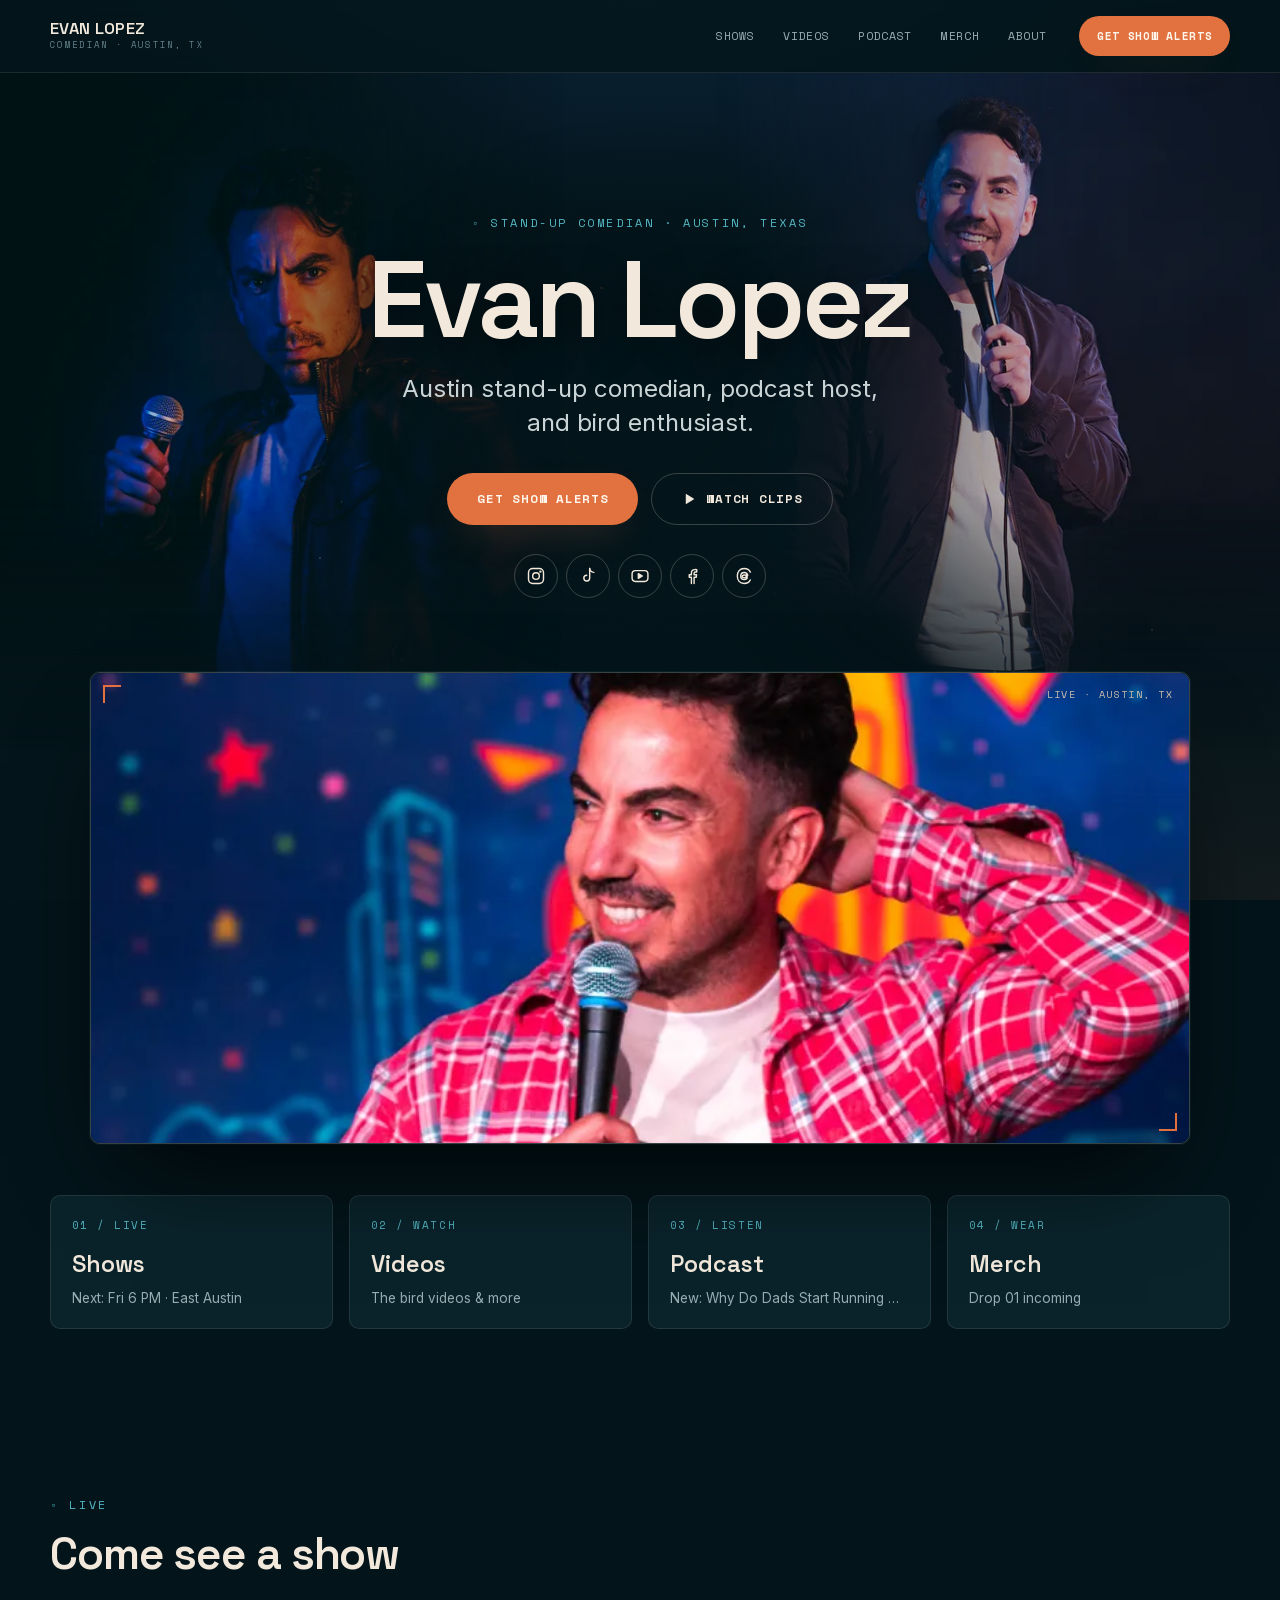
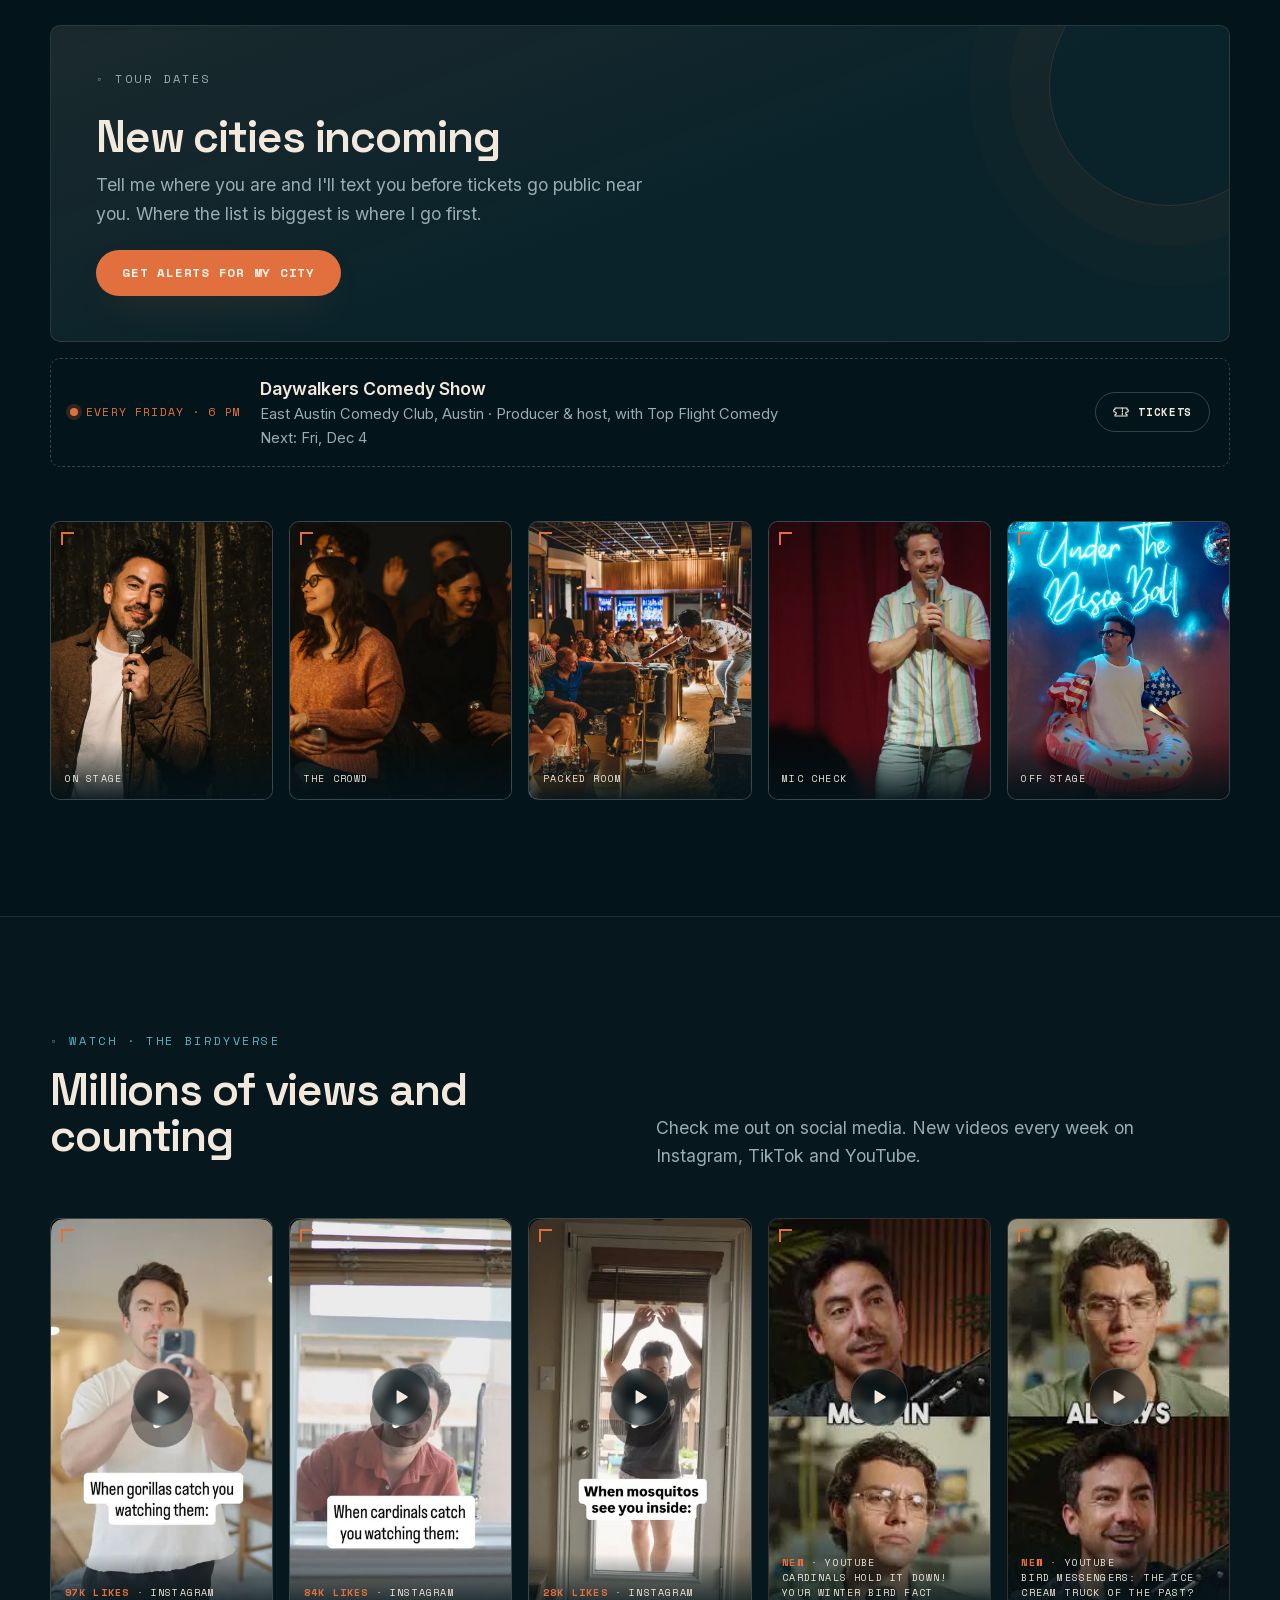
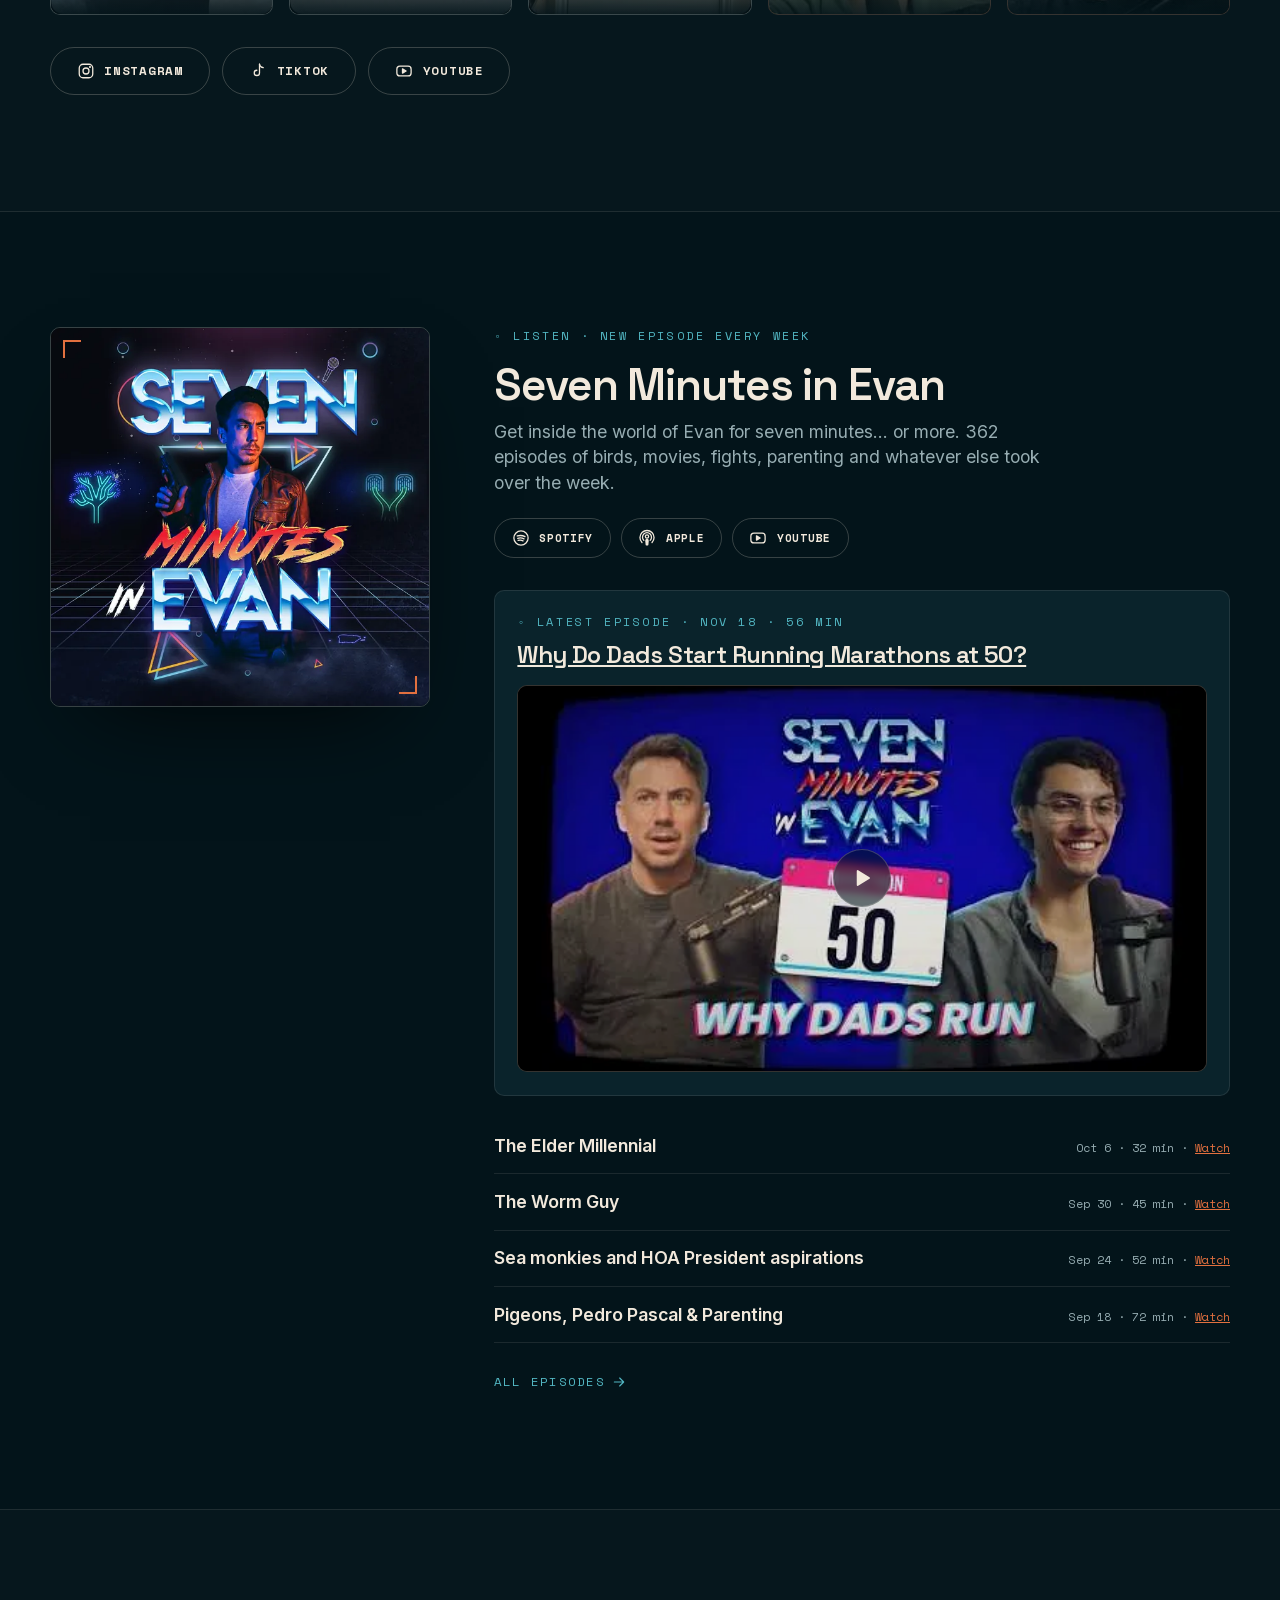
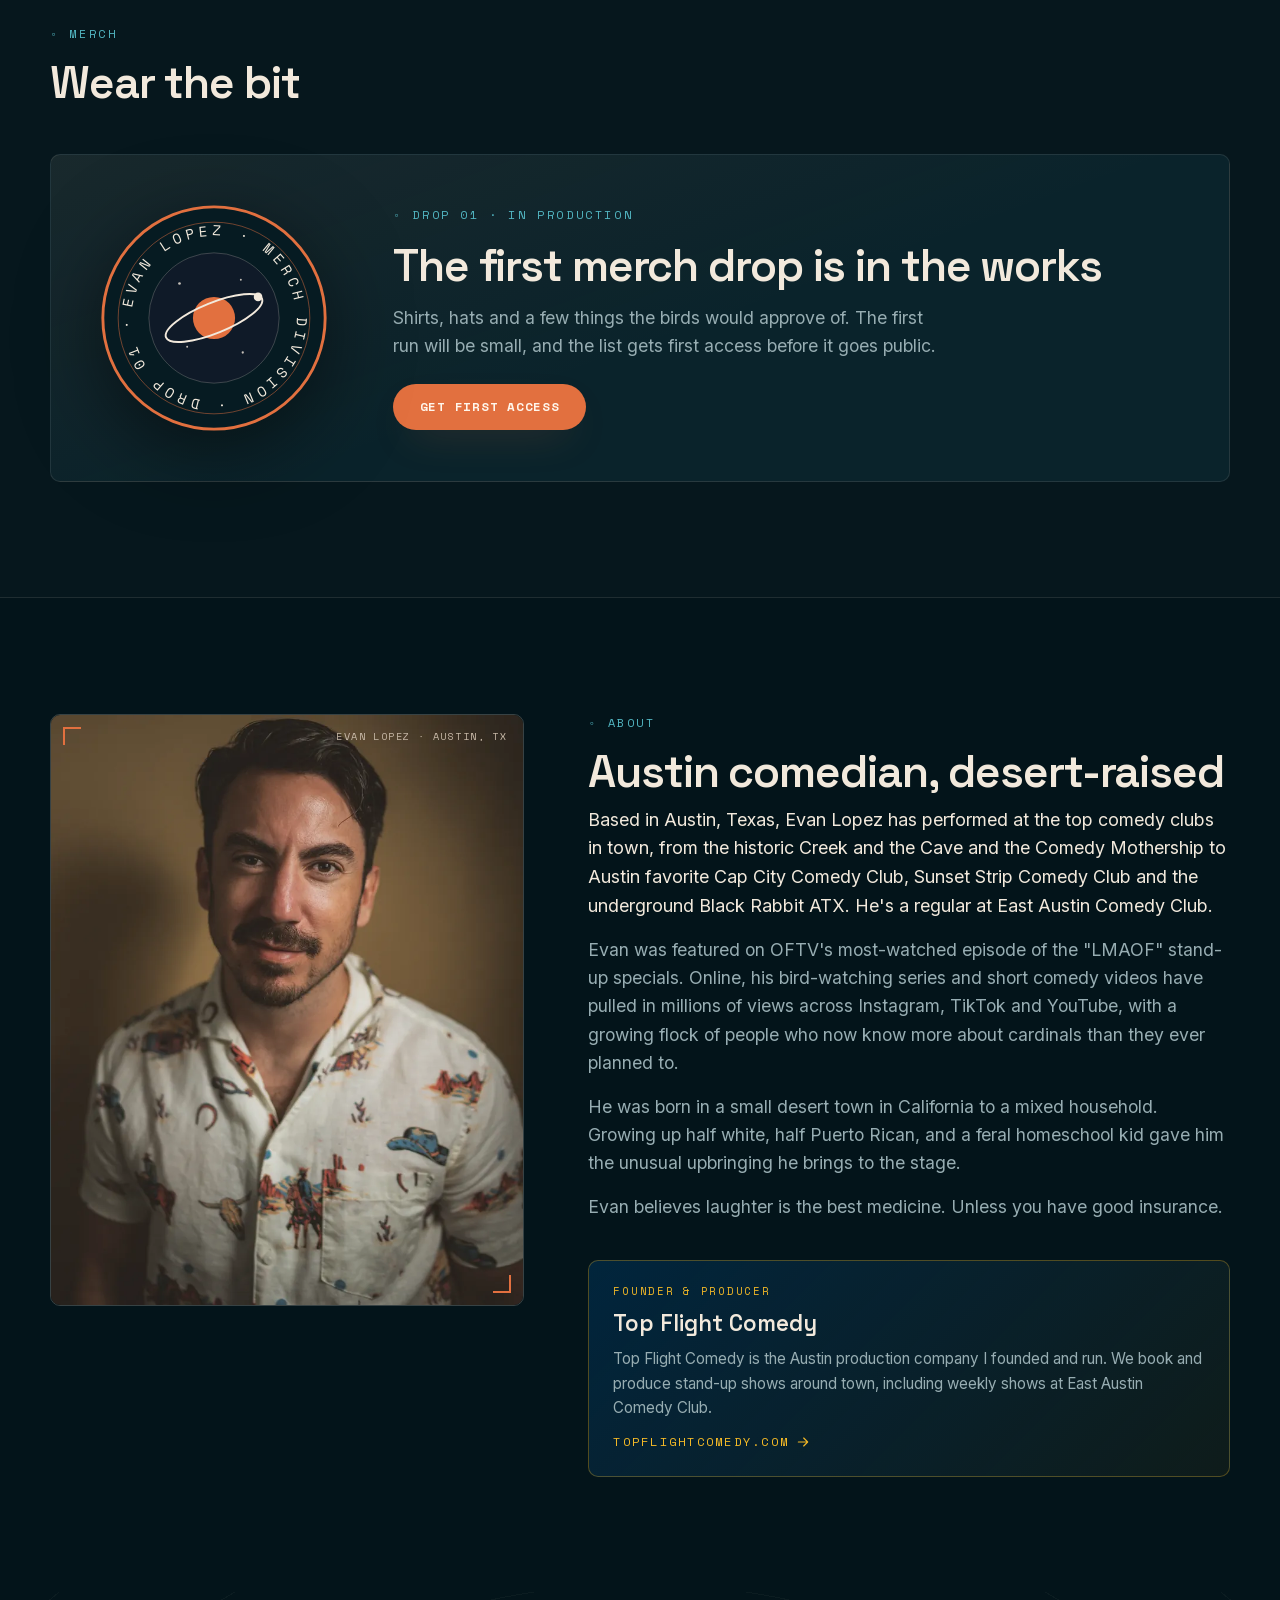
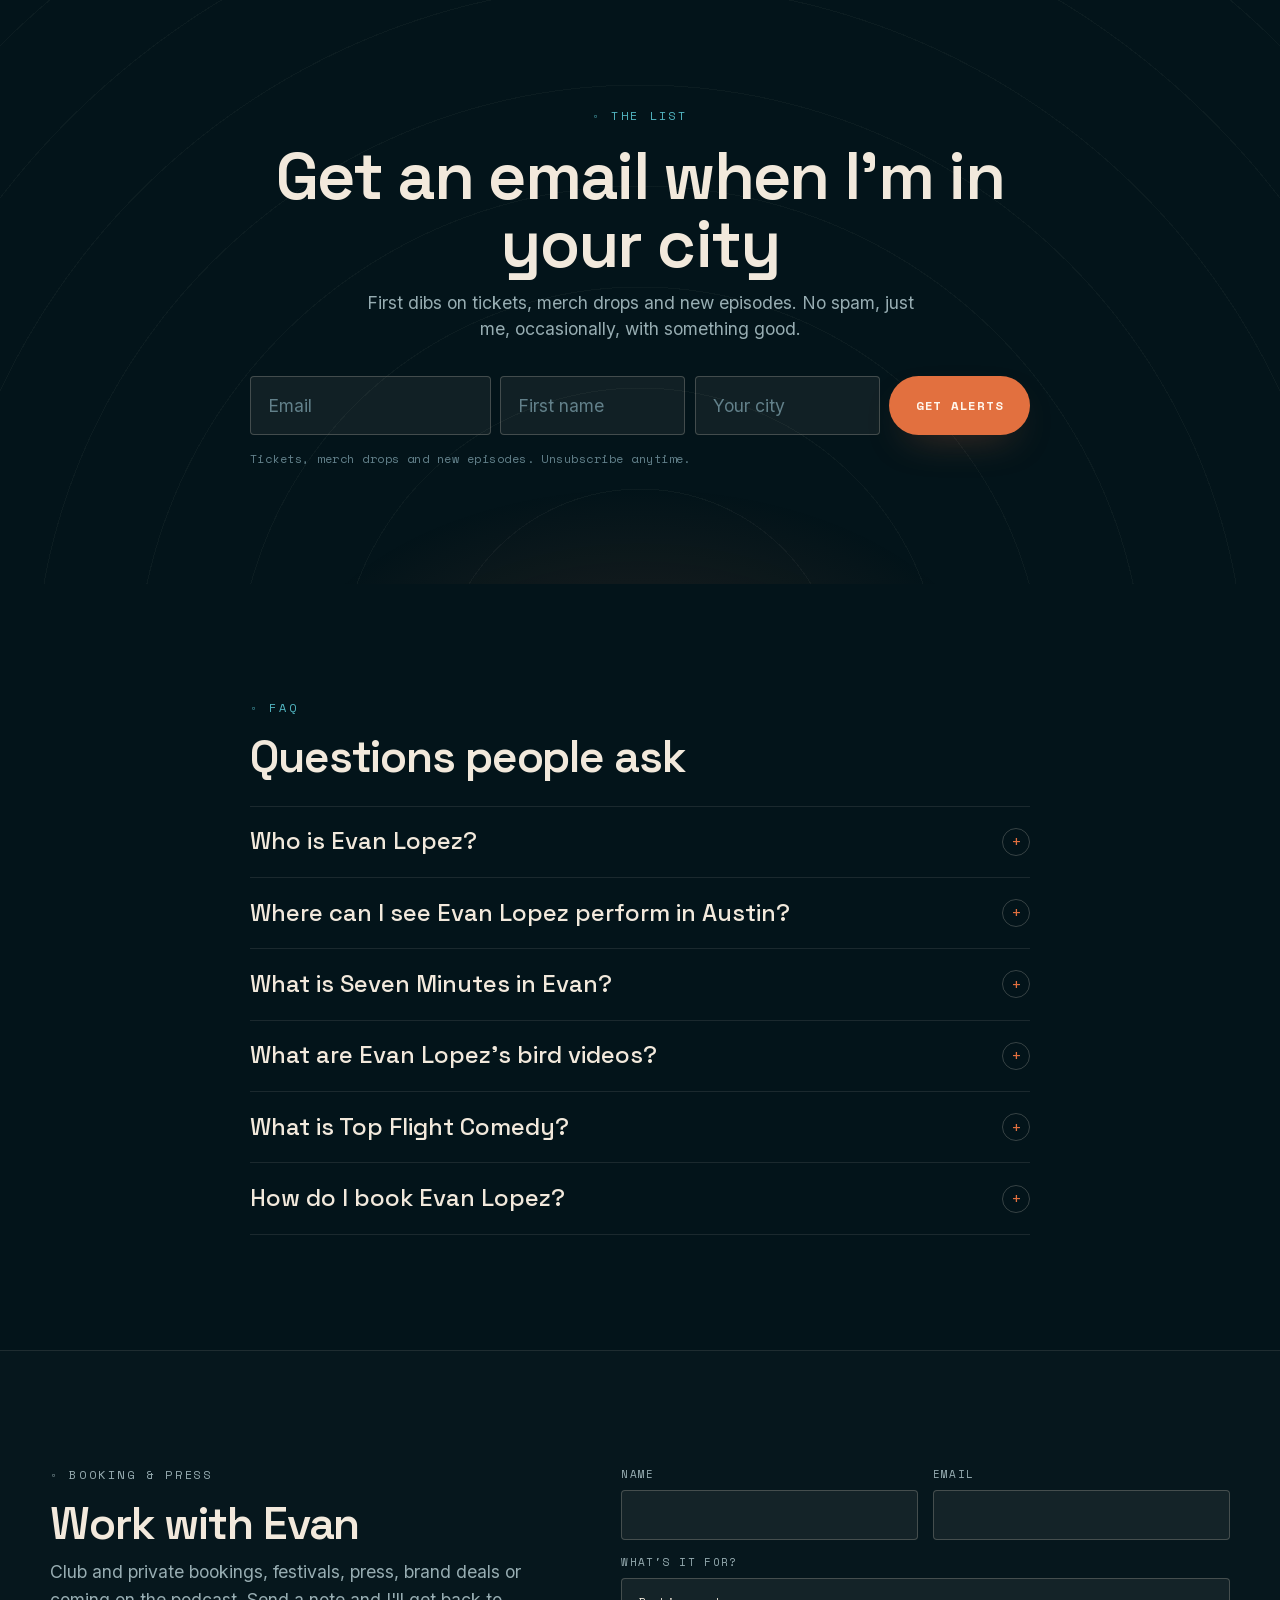
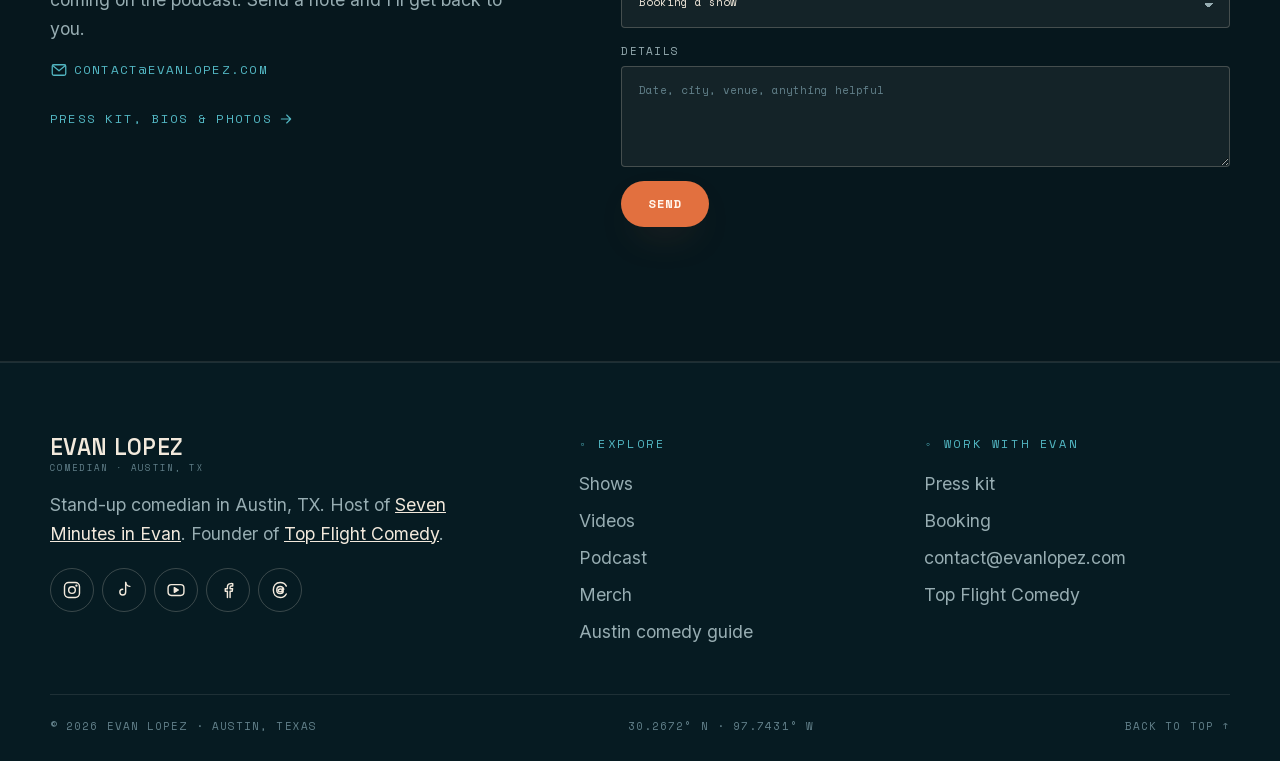
<file: index.html>
<!DOCTYPE html>
<html lang="en">
<head>
  <meta charset="UTF-8">
  <meta name="viewport" content="width=device-width, initial-scale=1">
  <title>Evan Lopez | Stand-Up Comedian in Austin, TX</title>
  <meta name="description" content="Evan Lopez is an Austin stand-up comedian, host of the Seven Minutes in Evan podcast and founder of Top Flight Comedy. Shows, podcast, bird videos, merch.">
  <meta name="robots" content="index, follow, max-image-preview:large">
  <link rel="canonical" href="https://evanlopez.com/">
  <meta name="theme-color" content="#03141a">
  <meta property="og:type" content="website">
  <meta property="og:site_name" content="Evan Lopez">
  <meta property="og:title" content="Evan Lopez | Stand-Up Comedian in Austin, TX">
  <meta property="og:description" content="Evan Lopez is an Austin stand-up comedian, host of the Seven Minutes in Evan podcast and founder of Top Flight Comedy. Shows, podcast, bird videos, merch.">
  <meta property="og:url" content="https://evanlopez.com/">
  <meta property="og:image" content="https://evanlopez.com/assets/og-image.jpg">
  <meta property="og:image:width" content="1200">
  <meta property="og:image:height" content="630">
  <meta property="og:image:alt" content="Evan Lopez, stand-up comedian in Austin, Texas">
  <meta name="twitter:card" content="summary_large_image">
  <link rel="icon" href="/assets/favicon-64.png" sizes="64x64" type="image/png">
  <link rel="icon" href="/assets/favicon.svg" type="image/svg+xml">
  <link rel="apple-touch-icon" href="/assets/apple-touch-icon.png">
  <link rel="manifest" href="/site.webmanifest">
  <link rel="preload" href="/assets/fonts/space-grotesk-500-700.woff2" as="font" type="font/woff2" crossorigin>
  <link rel="preload" href="/assets/fonts/inter-400-600.woff2" as="font" type="font/woff2" crossorigin>
  <link rel="stylesheet" href="/css/styles.css?v=19">
  <script type="application/ld+json">{"@context":"https://schema.org","@graph":[{"@type":"Person","@id":"https://evanlopez.com/#evan","name":"Evan Lopez","url":"https://evanlopez.com/","image":"https://evanlopez.com/assets/photos/about-1200.webp","jobTitle":"Stand-up comedian","description":"Evan Lopez is a stand-up comedian based in Austin, Texas. He was featured on OFTV's most-watched episode of the \"LMAOF\" stand-up series, has millions of views across Instagram, TikTok and YouTube, hosts the weekly podcast Seven Minutes in Evan, and founded the Austin production company Top Flight Comedy.","email":"mailto:contact@evanlopez.com","homeLocation":{"@type":"City","name":"Austin","containedInPlace":{"@type":"State","name":"Texas"}},"knowsAbout":["Stand-up comedy","Comedy podcasting","Comedy show production","Bird watching"],"founder":{"@id":"https://evanlopez.com/#topflight"},"sameAs":["https://www.instagram.com/iamevanlopez","https://www.tiktok.com/@iamevanlopez","https://www.youtube.com/@EvanLopez","https://www.facebook.com/EvanLopezComedy","https://www.threads.com/@iamevanlopez","https://open.spotify.com/show/1law6HzyxvgV1NMXmt70n2","https://podcasts.apple.com/us/podcast/seven-minutes-in-evan/id1494001499"]},{"@type":"Organization","@id":"https://evanlopez.com/#topflight","name":"Top Flight Comedy","url":"https://topflightcomedy.com/","founder":{"@id":"https://evanlopez.com/#evan"},"sameAs":["https://www.instagram.com/topflightcomedy"],"areaServed":{"@type":"City","name":"Austin"}},{"@type":"PodcastSeries","@id":"https://evanlopez.com/podcast/#series","name":"Seven Minutes in Evan","url":"https://evanlopez.com/podcast/","description":"Get inside the world of Evan for seven minutes... or more.","author":{"@id":"https://evanlopez.com/#evan"},"webFeed":"https://anchor.fm/s/ffa63fd8/podcast/rss","image":"https://evanlopez.com/assets/photos/podcast-600.webp","sameAs":["https://open.spotify.com/show/1law6HzyxvgV1NMXmt70n2","https://podcasts.apple.com/us/podcast/seven-minutes-in-evan/id1494001499"]},{"@type":"WebSite","@id":"https://evanlopez.com/#site","url":"https://evanlopez.com/","name":"Evan Lopez","publisher":{"@id":"https://evanlopez.com/#evan"}}]}</script>
  <script type="application/ld+json">{"@context":"https://schema.org","@graph":[{"@type":"ComedyEvent","name":"Top Flight Comedy presents Daywalkers Comedy Show","startDate":"2026-12-04T18:00:00-06:00","eventStatus":"https://schema.org/EventScheduled","eventAttendanceMode":"https://schema.org/OfflineEventAttendanceMode","location":{"@type":"Place","name":"East Austin Comedy Club","address":{"@type":"PostalAddress","streetAddress":"2505 E 6th St Ste D","addressLocality":"Austin","addressRegion":"TX","postalCode":"78702","addressCountry":"US"}},"performer":{"@id":"https://evanlopez.com/#evan"},"organizer":{"@id":"https://evanlopez.com/#topflight"},"offers":{"@type":"Offer","url":"https://www.eventbrite.com/e/top-flight-comedy-presents-daywalkers-comedy-show-tickets-886479824017?aff=evanlopezcom","availability":"https://schema.org/InStock"},"image":"https://evanlopez.com/assets/og-image.jpg"},{"@type":"ComedyEvent","name":"Top Flight Comedy presents Daywalkers Comedy Show","startDate":"2026-12-11T18:00:00-06:00","eventStatus":"https://schema.org/EventScheduled","eventAttendanceMode":"https://schema.org/OfflineEventAttendanceMode","location":{"@type":"Place","name":"East Austin Comedy Club","address":{"@type":"PostalAddress","streetAddress":"2505 E 6th St Ste D","addressLocality":"Austin","addressRegion":"TX","postalCode":"78702","addressCountry":"US"}},"performer":{"@id":"https://evanlopez.com/#evan"},"organizer":{"@id":"https://evanlopez.com/#topflight"},"offers":{"@type":"Offer","url":"https://www.eventbrite.com/e/top-flight-comedy-presents-daywalkers-comedy-show-tickets-886479824017?aff=evanlopezcom","availability":"https://schema.org/InStock"},"image":"https://evanlopez.com/assets/og-image.jpg"},{"@type":"ComedyEvent","name":"Top Flight Comedy presents Daywalkers Comedy Show","startDate":"2026-12-18T18:00:00-06:00","eventStatus":"https://schema.org/EventScheduled","eventAttendanceMode":"https://schema.org/OfflineEventAttendanceMode","location":{"@type":"Place","name":"East Austin Comedy Club","address":{"@type":"PostalAddress","streetAddress":"2505 E 6th St Ste D","addressLocality":"Austin","addressRegion":"TX","postalCode":"78702","addressCountry":"US"}},"performer":{"@id":"https://evanlopez.com/#evan"},"organizer":{"@id":"https://evanlopez.com/#topflight"},"offers":{"@type":"Offer","url":"https://www.eventbrite.com/e/top-flight-comedy-presents-daywalkers-comedy-show-tickets-886479824017?aff=evanlopezcom","availability":"https://schema.org/InStock"},"image":"https://evanlopez.com/assets/og-image.jpg"},{"@type":"ComedyEvent","name":"Top Flight Comedy presents Daywalkers Comedy Show","startDate":"2026-12-25T18:00:00-06:00","eventStatus":"https://schema.org/EventScheduled","eventAttendanceMode":"https://schema.org/OfflineEventAttendanceMode","location":{"@type":"Place","name":"East Austin Comedy Club","address":{"@type":"PostalAddress","streetAddress":"2505 E 6th St Ste D","addressLocality":"Austin","addressRegion":"TX","postalCode":"78702","addressCountry":"US"}},"performer":{"@id":"https://evanlopez.com/#evan"},"organizer":{"@id":"https://evanlopez.com/#topflight"},"offers":{"@type":"Offer","url":"https://www.eventbrite.com/e/top-flight-comedy-presents-daywalkers-comedy-show-tickets-886479824017?aff=evanlopezcom","availability":"https://schema.org/InStock"},"image":"https://evanlopez.com/assets/og-image.jpg"}]}</script>
  <script type="application/ld+json">{"@context":"https://schema.org","@type":"FAQPage","mainEntity":[{"@type":"Question","name":"Who is Evan Lopez?","acceptedAnswer":{"@type":"Answer","text":"Evan Lopez is a stand-up comedian based in Austin, Texas. He was featured on OFTV's most-watched episode of the \"LMAOF\" stand-up series, hosts the weekly comedy podcast Seven Minutes in Evan, and is the founder and producer of Top Flight Comedy. Online, his comedy videos and viral bird-watching series have millions of views across Instagram, TikTok and YouTube."}},{"@type":"Question","name":"Where can I see Evan Lopez perform in Austin?","acceptedAnswer":{"@type":"Answer","text":"Evan performs at clubs across Austin, including Comedy Mothership, Cap City Comedy Club, The Creek and the Cave, Sunset Strip Comedy Club, Black Rabbit ATX and East Austin Comedy Club, where he's a regular. Current dates and ticket links are in the Shows section of evanlopez.com."}},{"@type":"Question","name":"What is Seven Minutes in Evan?","acceptedAnswer":{"@type":"Answer","text":"Seven Minutes in Evan is Evan Lopez's comedy podcast, with a new episode every week. It covers whatever Evan is obsessed with that week: birds, movies, fights, parenting, sandwiches and a rotating cast of Austin comedians. Listen on Spotify, Apple Podcasts or YouTube."}},{"@type":"Question","name":"What are Evan Lopez's bird videos?","acceptedAnswer":{"@type":"Answer","text":"The bird videos are Evan's comedic bird-watching series on Instagram and TikTok, where he reviews, roasts and explains backyard birds in short videos. Along with his other short comedy clips, they've earned millions of views, and fans call the world of the series the birdyverse."}},{"@type":"Question","name":"What is Top Flight Comedy?","acceptedAnswer":{"@type":"Answer","text":"Top Flight Comedy is an Austin, Texas comedy production company founded and run by Evan Lopez. It produces stand-up shows around Austin, including weekly shows at East Austin Comedy Club. More at topflightcomedy.com."}},{"@type":"Question","name":"How do I book Evan Lopez?","acceptedAnswer":{"@type":"Answer","text":"For booking, press and podcast guest requests, email contact@evanlopez.com or use the booking form on evanlopez.com."}}]}</script>
</head>
<body id="top">
  <div class="starlayer" aria-hidden="true"></div>
  <a class="skip" href="#main">Skip to content</a>
  <header class="site-header">
    <div class="wrap header-inner">
      <a class="brand" href="/" aria-label="Evan Lopez home"><span><b>Evan Lopez</b><small>Comedian · Austin, TX</small></span></a>
      <nav class="nav" aria-label="Main">
        <ul id="nav-list"><li><a href="/#shows">Shows</a></li><li><a href="/#videos">Videos</a></li><li><a href="/#podcast">Podcast</a></li><li><a href="/#merch">Merch</a></li><li><a href="/#about">About</a></li><li class="nav-social"><ul class="socials socials-sm"><li><a href="https://www.instagram.com/iamevanlopez" target="_blank" rel="noopener me" aria-label="Instagram @iamevanlopez"><svg class="ico" width="20" height="20" viewBox="0 0 24 24" fill="none" stroke="currentColor" stroke-width="1.7" stroke-linecap="round" stroke-linejoin="round" aria-hidden="true"><rect x="3" y="3" width="18" height="18" rx="5"/><circle cx="12" cy="12" r="4"/><circle cx="17.3" cy="6.7" r=".6" fill="currentColor"/></svg></a></li><li><a href="https://www.tiktok.com/@iamevanlopez" target="_blank" rel="noopener me" aria-label="TikTok @iamevanlopez"><svg class="ico" width="20" height="20" viewBox="0 0 24 24" fill="none" stroke="currentColor" stroke-width="1.7" stroke-linecap="round" stroke-linejoin="round" aria-hidden="true"><path d="M14 3v11.5a3.5 3.5 0 1 1-3.5-3.5"/><path d="M14 3c.4 2.6 2.2 4.4 5 4.6"/></svg></a></li><li><a href="https://www.youtube.com/@EvanLopez" target="_blank" rel="noopener me" aria-label="YouTube @EvanLopez"><svg class="ico" width="20" height="20" viewBox="0 0 24 24" fill="none" stroke="currentColor" stroke-width="1.7" stroke-linecap="round" stroke-linejoin="round" aria-hidden="true"><rect x="2.5" y="5.5" width="19" height="13" rx="4"/><path d="M10 9.2v5.6l4.8-2.8z" fill="currentColor"/></svg></a></li><li><a href="https://www.facebook.com/EvanLopezComedy" target="_blank" rel="noopener me" aria-label="Facebook EvanLopezComedy"><svg class="ico" width="20" height="20" viewBox="0 0 24 24" fill="none" stroke="currentColor" stroke-width="1.7" stroke-linecap="round" stroke-linejoin="round" aria-hidden="true"><path d="M14.5 21v-7.5h2.6l.4-3h-3V8.6c0-.9.3-1.5 1.6-1.5h1.6V4.4a21 21 0 0 0-2.4-.1c-2.4 0-4 1.4-4 4.1v2.1H8.7v3h2.6V21"/></svg></a></li><li><a href="https://www.threads.com/@iamevanlopez" target="_blank" rel="noopener me" aria-label="Threads @iamevanlopez"><svg class="ico" width="20" height="20" viewBox="0 0 24 24" fill="none" stroke="currentColor" stroke-width="1.7" stroke-linecap="round" stroke-linejoin="round" aria-hidden="true"><path d="M16.5 11.2c-.4-2.3-2-3.5-4.3-3.5-2.6 0-4.1 1.8-4.1 4.3s1.6 4.3 4.1 4.3c2 0 3.7-1.1 3.7-3 0-1.6-1.4-2.5-3.3-2.5-1.5 0-2.6.7-2.6 1.8 0 1 .9 1.6 2 1.6 2.5 0 3.4-2.3 3.4-4.9"/><path d="M19.6 7.3C18.3 4.6 15.6 3 12.2 3 6.9 3 4 6.8 4 12s2.9 9 8.2 9c3.3 0 6-1.5 7.3-4.2"/></svg></a></li></ul></li></ul>
      </nav>
      <a class="btn btn-primary btn-sm header-cta" href="/#alerts"><span class="lbl-lg">Get show alerts</span><span class="lbl-sm">Alerts</span></a>
      <button class="menu-btn" aria-expanded="false" aria-controls="nav-list" aria-label="Menu"><span></span><span></span></button>
    </div>
  </header>
  <main id="main">

    <!-- HERO: two photos blended into the night on either side, name centered between -->
    <section class="hero">
      <div class="hero-backdrop" aria-hidden="true"><img class="bg-l" src="/assets/photos/bg-left-700.webp" srcset="/assets/photos/bg-left-700.webp 700w, /assets/photos/bg-left-1200.webp 1200w" sizes="(max-width: 700px) 60vw, 42vw" width="700" height="798" alt="" fetchpriority="high"><img class="bg-r" src="/assets/photos/bg-right-700.webp" srcset="/assets/photos/bg-right-700.webp 700w, /assets/photos/bg-right-1200.webp 1200w" sizes="(max-width: 700px) 60vw, 42vw" width="700" height="729" alt="" fetchpriority="high"></div>
      <div class="wrap hero-inner">
        <p class="eyebrow">Stand-up comedian · Austin, Texas</p>
        <h1>Evan Lopez</h1>
        <p class="lede">Austin stand-up comedian, podcast host, and bird enthusiast.</p>
        <div class="hero-ctas">
          <a class="btn btn-primary btn-lg" href="#alerts">Get show alerts</a>
          <a class="btn btn-ghost btn-lg" href="#videos"><svg class="ico" width="16" height="16" viewBox="0 0 24 24" fill="none" stroke="currentColor" stroke-width="1.7" stroke-linecap="round" stroke-linejoin="round" aria-hidden="true"><path d="M8 5.5v13l10.5-6.5z" fill="currentColor"/></svg> Watch clips</a>
        </div>
        <ul class="socials hero-socials"><li><a href="https://www.instagram.com/iamevanlopez" target="_blank" rel="noopener me" aria-label="Instagram @iamevanlopez"><svg class="ico" width="20" height="20" viewBox="0 0 24 24" fill="none" stroke="currentColor" stroke-width="1.7" stroke-linecap="round" stroke-linejoin="round" aria-hidden="true"><rect x="3" y="3" width="18" height="18" rx="5"/><circle cx="12" cy="12" r="4"/><circle cx="17.3" cy="6.7" r=".6" fill="currentColor"/></svg></a></li><li><a href="https://www.tiktok.com/@iamevanlopez" target="_blank" rel="noopener me" aria-label="TikTok @iamevanlopez"><svg class="ico" width="20" height="20" viewBox="0 0 24 24" fill="none" stroke="currentColor" stroke-width="1.7" stroke-linecap="round" stroke-linejoin="round" aria-hidden="true"><path d="M14 3v11.5a3.5 3.5 0 1 1-3.5-3.5"/><path d="M14 3c.4 2.6 2.2 4.4 5 4.6"/></svg></a></li><li><a href="https://www.youtube.com/@EvanLopez" target="_blank" rel="noopener me" aria-label="YouTube @EvanLopez"><svg class="ico" width="20" height="20" viewBox="0 0 24 24" fill="none" stroke="currentColor" stroke-width="1.7" stroke-linecap="round" stroke-linejoin="round" aria-hidden="true"><rect x="2.5" y="5.5" width="19" height="13" rx="4"/><path d="M10 9.2v5.6l4.8-2.8z" fill="currentColor"/></svg></a></li><li><a href="https://www.facebook.com/EvanLopezComedy" target="_blank" rel="noopener me" aria-label="Facebook EvanLopezComedy"><svg class="ico" width="20" height="20" viewBox="0 0 24 24" fill="none" stroke="currentColor" stroke-width="1.7" stroke-linecap="round" stroke-linejoin="round" aria-hidden="true"><path d="M14.5 21v-7.5h2.6l.4-3h-3V8.6c0-.9.3-1.5 1.6-1.5h1.6V4.4a21 21 0 0 0-2.4-.1c-2.4 0-4 1.4-4 4.1v2.1H8.7v3h2.6V21"/></svg></a></li><li><a href="https://www.threads.com/@iamevanlopez" target="_blank" rel="noopener me" aria-label="Threads @iamevanlopez"><svg class="ico" width="20" height="20" viewBox="0 0 24 24" fill="none" stroke="currentColor" stroke-width="1.7" stroke-linecap="round" stroke-linejoin="round" aria-hidden="true"><path d="M16.5 11.2c-.4-2.3-2-3.5-4.3-3.5-2.6 0-4.1 1.8-4.1 4.3s1.6 4.3 4.1 4.3c2 0 3.7-1.1 3.7-3 0-1.6-1.4-2.5-3.3-2.5-1.5 0-2.6.7-2.6 1.8 0 1 .9 1.6 2 1.6 2.5 0 3.4-2.3 3.4-4.9"/><path d="M19.6 7.3C18.3 4.6 15.6 3 12.2 3 6.9 3 4 6.8 4 12s2.9 9 8.2 9c3.3 0 6-1.5 7.3-4.2"/></svg></a></li></ul>
      </div>
    </section>
    <div class="wrap hero-photo-wrap">
      <figure class="hero-photo bracket"><picture><source media="(max-width: 700px)" srcset="/assets/photos/hero-wide-m-800.webp"><img class="hero-img" src="/assets/photos/hero-wide-1200.webp" srcset="/assets/photos/hero-wide-1200.webp 1200w, /assets/photos/hero-wide-2000.webp 2000w" sizes="(max-width: 1180px) 100vw, 1100px" width="1200" height="514" alt="Evan Lopez performing stand-up comedy on stage in Austin" fetchpriority="high"></picture><figcaption class="cap">Live · Austin, TX</figcaption></figure>
    </div>

    <!-- QUICK LINKS (link-in-bio, but owned) -->
    <section class="section tight">
      <div class="wrap tiles">
        <a class="tile" href="#shows"><span class="no">01 / Live</span><span class="t-label">Shows</span><span class="t-sub">Next: Fri 6 PM · East Austin</span></a>
        <a class="tile" href="#videos"><span class="no">02 / Watch</span><span class="t-label">Videos</span><span class="t-sub">The bird videos &amp; more</span></a>
        <a class="tile" href="#podcast"><span class="no">03 / Listen</span><span class="t-label">Podcast</span><span class="t-sub">New: Why Do Dads Start Running Marathon</span></a>
        <a class="tile" href="#merch"><span class="no">04 / Wear</span><span class="t-label">Merch</span><span class="t-sub">Drop 01 incoming</span></a>
      </div>
    </section>

    <!-- SHOWS -->
    <section class="section" id="shows">
      <div class="wrap">
        <div class="sec-head"><p class="eyebrow">Live</p><h2>Come see a show</h2></div>
        <div class="empty-tour">
            <p class="eyebrow">Tour dates</p>
            <h3>New cities incoming</h3>
            <p>Tell me where you are and I'll text you before tickets go public near you. Where the list is biggest is where I go first.</p>
            <a class="btn btn-primary" href="#alerts">Get alerts for my city</a></div>
        <div class="weekly">
            <div class="weekly-when"><span class="dot"></span>Every Friday · 6 PM</div>
            <div class="weekly-body"><strong>Daywalkers Comedy Show</strong><span>East Austin Comedy Club, Austin · Producer &amp; host, with Top Flight Comedy</span>
            <span class="muted small">Next: <time data-weekly="4" data-time="18:00" datetime="2026-12-04">Fri, Dec 4</time></span></div>
            <a class="btn btn-ghost btn-sm" href="https://www.eventbrite.com/e/top-flight-comedy-presents-daywalkers-comedy-show-tickets-886479824017?aff=evanlopezcom" target="_blank" rel="noopener"><svg class="ico" width="16" height="16" viewBox="0 0 24 24" fill="none" stroke="currentColor" stroke-width="1.7" stroke-linecap="round" stroke-linejoin="round" aria-hidden="true"><path d="M3 8a2 2 0 0 0 0 4v0a2 2 0 0 1 0 4v2h18v-2a2 2 0 0 1 0-4 2 2 0 0 0 0-4V6H3z"/><path d="M14 6v12" stroke-dasharray="2 2"/></svg> Tickets</a></div>
        <div class="frames live swipe"><figure class="frame"><img class="" src="/assets/photos/live-1-800.webp" srcset="/assets/photos/live-1-800.webp 800w" sizes="(max-width:700px) 58vw, 230px" width="800" height="1333" alt="Evan Lopez performing stand-up in Austin" loading="lazy" decoding="async"><figcaption class="tag">On stage</figcaption></figure><figure class="frame"><img class="" src="/assets/photos/live-2-800.webp" srcset="/assets/photos/live-2-800.webp 800w" sizes="(max-width:700px) 58vw, 230px" width="800" height="1046" alt="Audience laughing at an Evan Lopez comedy show" loading="lazy" decoding="async"><figcaption class="tag">The crowd</figcaption></figure><figure class="frame"><img class="" src="/assets/photos/live-3-800.webp" srcset="/assets/photos/live-3-800.webp 800w" sizes="(max-width:700px) 58vw, 230px" width="800" height="888" alt="A full comedy room during Evan Lopez&#x27;s set" loading="lazy" decoding="async"><figcaption class="tag">Packed room</figcaption></figure><figure class="frame"><img class="" src="/assets/photos/live-4-800.webp" srcset="/assets/photos/live-4-800.webp 800w" sizes="(max-width:700px) 58vw, 230px" width="800" height="1325" alt="Evan Lopez on stage in front of a red curtain" loading="lazy" decoding="async"><figcaption class="tag">Mic check</figcaption></figure><figure class="frame"><img class="" src="/assets/photos/live-5-800.webp" srcset="/assets/photos/live-5-800.webp 800w" sizes="(max-width:700px) 58vw, 230px" width="800" height="981" alt="Evan Lopez in a pool float under a neon sign" loading="lazy" decoding="async"><figcaption class="tag">Off stage</figcaption></figure></div>
        <p class="swipe-hint" aria-hidden="true">Swipe →</p>
      </div>
    </section>

    <!-- VIDEOS -->
    <section class="section band" id="videos">
      <div class="wrap">
        <div class="sec-head split">
          <div><p class="eyebrow">Watch · the birdyverse</p><h2>Millions of views and counting</h2></div>
          <p class="muted">Check me out on social media. New videos every week on Instagram, TikTok and YouTube.</p>
        </div>
        <div class="frames clips swipe"><a class="frame clip" href="https://www.instagram.com/p/Db3KOxIPlS0/" target="_blank" rel="noopener" aria-label="Watch on Instagram: Different at the zoo">
            <img src="/assets/clips/Db3KOxIPlS0.webp" width="360" height="640" alt="" loading="lazy" decoding="async">
            <span class="play"><svg class="ico" width="22" height="22" viewBox="0 0 24 24" fill="none" stroke="currentColor" stroke-width="1.7" stroke-linecap="round" stroke-linejoin="round" aria-hidden="true"><path d="M8 5.5v13l10.5-6.5z" fill="currentColor"/></svg></span>
            <span class="tag"><b>97K likes</b> · Instagram</span></a><a class="frame clip" href="https://www.instagram.com/p/DbVxjkTPzsB/" target="_blank" rel="noopener" aria-label="Watch on Instagram: For the birders who like hot birds">
            <img src="/assets/clips/DbVxjkTPzsB.webp" width="360" height="640" alt="" loading="lazy" decoding="async">
            <span class="play"><svg class="ico" width="22" height="22" viewBox="0 0 24 24" fill="none" stroke="currentColor" stroke-width="1.7" stroke-linecap="round" stroke-linejoin="round" aria-hidden="true"><path d="M8 5.5v13l10.5-6.5z" fill="currentColor"/></svg></span>
            <span class="tag"><b>84K likes</b> · Instagram</span></a><a class="frame clip" href="https://www.instagram.com/p/DajfjXFN7Mb/" target="_blank" rel="noopener" aria-label="Watch on Instagram: Heeeey stranger">
            <img src="/assets/clips/DajfjXFN7Mb.webp" width="360" height="640" alt="" loading="lazy" decoding="async">
            <span class="play"><svg class="ico" width="22" height="22" viewBox="0 0 24 24" fill="none" stroke="currentColor" stroke-width="1.7" stroke-linecap="round" stroke-linejoin="round" aria-hidden="true"><path d="M8 5.5v13l10.5-6.5z" fill="currentColor"/></svg></span>
            <span class="tag"><b>28K likes</b> · Instagram</span></a><button class="frame clip yt-facade" data-yt="nYtpPuYneKg" aria-label="Play: Cardinals hold it down! Your Winter Bird Fact">
            <img src="/assets/video/nYtpPuYneKg.webp" width="202" height="360" alt="" loading="lazy" decoding="async">
            <span class="play"><svg class="ico" width="22" height="22" viewBox="0 0 24 24" fill="none" stroke="currentColor" stroke-width="1.7" stroke-linecap="round" stroke-linejoin="round" aria-hidden="true"><path d="M8 5.5v13l10.5-6.5z" fill="currentColor"/></svg></span>
            <span class="tag"><b>New</b> · YouTube<br>Cardinals hold it down! Your Winter Bird Fact</span></button><button class="frame clip yt-facade" data-yt="-LUPqhdH44o" aria-label="Play: Bird Messengers: The Ice Cream Truck of the Past?">
            <img src="/assets/video/-LUPqhdH44o.webp" width="202" height="360" alt="" loading="lazy" decoding="async">
            <span class="play"><svg class="ico" width="22" height="22" viewBox="0 0 24 24" fill="none" stroke="currentColor" stroke-width="1.7" stroke-linecap="round" stroke-linejoin="round" aria-hidden="true"><path d="M8 5.5v13l10.5-6.5z" fill="currentColor"/></svg></span>
            <span class="tag"><b>New</b> · YouTube<br>Bird Messengers: The Ice Cream Truck of the Past?</span></button></div>
        <p class="swipe-hint" aria-hidden="true">Swipe →</p>
        <div class="follow-row">
          <a class="btn btn-ghost" href="https://www.instagram.com/iamevanlopez" target="_blank" rel="noopener"><svg class="ico" width="18" height="18" viewBox="0 0 24 24" fill="none" stroke="currentColor" stroke-width="1.7" stroke-linecap="round" stroke-linejoin="round" aria-hidden="true"><rect x="3" y="3" width="18" height="18" rx="5"/><circle cx="12" cy="12" r="4"/><circle cx="17.3" cy="6.7" r=".6" fill="currentColor"/></svg> Instagram</a>
          <a class="btn btn-ghost" href="https://www.tiktok.com/@iamevanlopez" target="_blank" rel="noopener"><svg class="ico" width="18" height="18" viewBox="0 0 24 24" fill="none" stroke="currentColor" stroke-width="1.7" stroke-linecap="round" stroke-linejoin="round" aria-hidden="true"><path d="M14 3v11.5a3.5 3.5 0 1 1-3.5-3.5"/><path d="M14 3c.4 2.6 2.2 4.4 5 4.6"/></svg> TikTok</a>
          <a class="btn btn-ghost" href="https://www.youtube.com/@EvanLopez" target="_blank" rel="noopener"><svg class="ico" width="18" height="18" viewBox="0 0 24 24" fill="none" stroke="currentColor" stroke-width="1.7" stroke-linecap="round" stroke-linejoin="round" aria-hidden="true"><rect x="2.5" y="5.5" width="19" height="13" rx="4"/><path d="M10 9.2v5.6l4.8-2.8z" fill="currentColor"/></svg> YouTube</a>
        </div>
      </div>
    </section>

    <!-- PODCAST -->
    <section class="section" id="podcast">
      <div class="wrap pod-grid">
        <div class="pod-cover bracket"><img class="pod-img" src="/assets/photos/podcast-600.webp" srcset="/assets/photos/podcast-600.webp 600w, /assets/photos/podcast-1200.webp 1200w" sizes="(max-width:700px) 70vw, 380px" width="600" height="600" alt="Seven Minutes in Evan podcast cover art" loading="lazy" decoding="async"></div>
        <div>
          <p class="eyebrow">Listen · new episode every week</p>
          <h2>Seven Minutes in Evan</h2>
          <p class="lede sm">Get inside the world of Evan for seven minutes... or more. 362 episodes of birds, movies, fights, parenting and whatever else took over the week.</p>
          <div class="listen">
            <a class="btn btn-ghost btn-sm" href="https://open.spotify.com/show/1law6HzyxvgV1NMXmt70n2" target="_blank" rel="noopener"><svg class="ico" width="18" height="18" viewBox="0 0 24 24" fill="none" stroke="currentColor" stroke-width="1.7" stroke-linecap="round" stroke-linejoin="round" aria-hidden="true"><circle cx="12" cy="12" r="9.5"/><path d="M7 9.3c3.6-1 7.4-.7 10.3.9M7.6 12.4c3-.8 6-.5 8.4.8M8.2 15.3c2.4-.6 4.6-.4 6.5.6"/></svg> Spotify</a>
            <a class="btn btn-ghost btn-sm" href="https://podcasts.apple.com/us/podcast/seven-minutes-in-evan/id1494001499" target="_blank" rel="noopener"><svg class="ico" width="18" height="18" viewBox="0 0 24 24" fill="none" stroke="currentColor" stroke-width="1.7" stroke-linecap="round" stroke-linejoin="round" aria-hidden="true"><circle cx="12" cy="10" r="2.2"/><path d="M11 21l-.5-5.5a1.5 1.5 0 0 1 3 0L13 21z" fill="currentColor"/><path d="M7.8 15.2a6 6 0 1 1 8.4 0"/><path d="M5.3 18a9.4 9.4 0 1 1 13.4 0"/></svg> Apple</a>
            <a class="btn btn-ghost btn-sm" href="https://www.youtube.com/@EvanLopez" target="_blank" rel="noopener"><svg class="ico" width="18" height="18" viewBox="0 0 24 24" fill="none" stroke="currentColor" stroke-width="1.7" stroke-linecap="round" stroke-linejoin="round" aria-hidden="true"><rect x="2.5" y="5.5" width="19" height="13" rx="4"/><path d="M10 9.2v5.6l4.8-2.8z" fill="currentColor"/></svg> YouTube</a>
          </div>
          <div class="latest">
            <p class="eyebrow">Latest episode · Nov 18 · 56 min</p>
            <h3><a href="https://podcasters.spotify.com/pod/show/evan--lopez8/episodes/Why-Do-Dads-Start-Running-Marathons-at-50-e3skupb" target="_blank" rel="noopener">Why Do Dads Start Running Marathons at 50?</a></h3>
            <button class="yt-facade wide" data-yt="Bw3YIvyKfqk" aria-label="Play: Why Do Dads Start Running Marathons at 50?"><img src="/assets/video/Bw3YIvyKfqk.webp" width="480" height="270" alt="" loading="lazy" decoding="async"><span class="play"><svg class="ico" width="26" height="26" viewBox="0 0 24 24" fill="none" stroke="currentColor" stroke-width="1.7" stroke-linecap="round" stroke-linejoin="round" aria-hidden="true"><path d="M8 5.5v13l10.5-6.5z" fill="currentColor"/></svg></span></button>
          </div>
          <ul class="eps"><li><a class="ep-title" href="https://podcasters.spotify.com/pod/show/evan--lopez8/episodes/The-Elder-Millennial-e3pvhti" target="_blank" rel="noopener">The Elder Millennial</a><span class="muted small">Oct 6 · 32 min · <a href="https://www.youtube.com/watch?v=SQizlbgFwlU" target="_blank" rel="noopener">Watch</a></span></li><li><a class="ep-title" href="https://podcasters.spotify.com/pod/show/evan--lopez8/episodes/Seven-Minutes-In-Evan-The-Worm-Guy-e3pkq8g" target="_blank" rel="noopener">The Worm Guy</a><span class="muted small">Sep 30 · 45 min · <a href="https://www.youtube.com/watch?v=H4T5hcNsYis" target="_blank" rel="noopener">Watch</a></span></li><li><a class="ep-title" href="https://podcasters.spotify.com/pod/show/evan--lopez8/episodes/Sea-monkies-and-HOA-President-aspirations-e3pagan" target="_blank" rel="noopener">Sea monkies and HOA President aspirations</a><span class="muted small">Sep 24 · 52 min · <a href="https://www.youtube.com/watch?v=8hKKyGFosVI" target="_blank" rel="noopener">Watch</a></span></li><li><a class="ep-title" href="https://podcasters.spotify.com/pod/show/evan--lopez8/episodes/Pigeons--Pedro-Pascal--Parenting-e3p1maj" target="_blank" rel="noopener">Pigeons, Pedro Pascal &amp; Parenting</a><span class="muted small">Sep 18 · 72 min · <a href="https://www.youtube.com/watch?v=q4_uxhAJ-64" target="_blank" rel="noopener">Watch</a></span></li></ul>
          <a class="text-link" href="/podcast/">All episodes <svg class="ico" width="16" height="16" viewBox="0 0 24 24" fill="none" stroke="currentColor" stroke-width="1.7" stroke-linecap="round" stroke-linejoin="round" aria-hidden="true"><path d="M5 12h14M13 6l6 6-6 6"/></svg></a>
          
        </div>
      </div>
    </section>

    <!-- MERCH -->
    <section class="section band" id="merch">
      <div class="wrap">
        <div class="sec-head"><p class="eyebrow">Merch</p><h2>Wear the bit</h2></div>
        <div class="merch-drop">
          <svg class="patch" viewBox="0 0 240 240" aria-hidden="true">
            <defs><path id="ring" d="M120 120 m-86 0 a86 86 0 1 1 172 0 a86 86 0 1 1 -172 0"/></defs>
            <circle cx="120" cy="120" r="116" fill="var(--space-2)" stroke="var(--accent)" stroke-width="3"/>
            <circle cx="120" cy="120" r="100" fill="none" stroke="var(--accent)" stroke-width="1" opacity=".5"/>
            <circle cx="120" cy="120" r="68" fill="#0f1a28" stroke="var(--line-2)"/>
            <text font-family="Space Mono, monospace" font-size="15" letter-spacing="4.2" fill="var(--cream)"><textPath href="#ring" startOffset="2%">EVAN LOPEZ · MERCH DIVISION · DROP 01 ·</textPath></text>
            <circle cx="120" cy="120" r="22" fill="var(--accent)"/>
            <ellipse cx="120" cy="120" rx="54" ry="16" fill="none" stroke="var(--cream)" stroke-width="2" transform="rotate(-22 120 120)"/>
            <circle cx="166" cy="98" r="4.5" fill="var(--cream)"/>
            <g fill="var(--cream)" opacity=".8"><circle cx="84" cy="84" r="1.4"/><circle cx="150" cy="156" r="1.2"/><circle cx="92" cy="150" r="1"/><circle cx="148" cy="80" r="1"/></g>
          </svg>
          <div><p class="eyebrow">Drop 01 · In production</p><h3>The first merch drop is in the works</h3>
          <p>Shirts, hats and a few things the birds would approve of. The first run will be small, and the list gets first access before it goes public.</p>
          <a class="btn btn-primary" href="#alerts">Get first access</a></div></div>
      </div>
    </section>

    <!-- ABOUT -->
    <section class="section" id="about">
      <div class="wrap about-grid">
        <figure class="about-visual bracket"><img class="about-photo" src="/assets/photos/about-800.webp" srcset="/assets/photos/about-800.webp 800w, /assets/photos/about-1200.webp 1200w" sizes="(max-width: 700px) 90vw, 440px" width="800" height="1000" alt="Portrait of Austin comedian Evan Lopez" loading="lazy" decoding="async"><figcaption class="cap">Evan Lopez · Austin, TX</figcaption></figure>
        <div>
          <p class="eyebrow">About</p>
          <h2>Austin comedian, desert-raised</h2>
          <div class="bio"><p>Based in Austin, Texas, Evan Lopez has performed at the top comedy clubs in town, from the historic Creek and the Cave and the Comedy Mothership to Austin favorite Cap City Comedy Club, Sunset Strip Comedy Club and the underground Black Rabbit ATX. He&#x27;s a regular at East Austin Comedy Club.</p><p>Evan was featured on OFTV&#x27;s most-watched episode of the &quot;LMAOF&quot; stand-up specials. Online, his bird-watching series and short comedy videos have pulled in millions of views across Instagram, TikTok and YouTube, with a growing flock of people who now know more about cardinals than they ever planned to.</p><p>He was born in a small desert town in California to a mixed household. Growing up half white, half Puerto Rican, and a feral homeschool kid gave him the unusual upbringing he brings to the stage.</p><p>Evan believes laughter is the best medicine. Unless you have good insurance.</p></div>
          <a class="tf-card" href="https://topflightcomedy.com/" target="_blank" rel="noopener">
            <span class="tf-kicker">Founder &amp; producer</span>
            <strong>Top Flight Comedy</strong>
            <span>Top Flight Comedy is the Austin production company I founded and run. We book and produce stand-up shows around town, including weekly shows at East Austin Comedy Club.</span>
            <span class="text-link">topflightcomedy.com <svg class="ico" width="16" height="16" viewBox="0 0 24 24" fill="none" stroke="currentColor" stroke-width="1.7" stroke-linecap="round" stroke-linejoin="round" aria-hidden="true"><path d="M5 12h14M13 6l6 6-6 6"/></svg></span>
          </a>
        </div>
      </div>
    </section>

    <!-- ALERTS -->
    <section class="section alerts" id="alerts">
      <div class="wrap narrow center">
        <p class="eyebrow">The list</p>
        <h2>Get an email when I&#x27;m in your city</h2>
        <p class="lede sm">First dibs on tickets, merch drops and new episodes. No spam, just me, occasionally, with something good.</p>
        <form class="signup" id="signup-main" data-endpoint="https://28b54265.sibforms.com/serve/[base64]?isAjax=1" data-ok="Almost there. Check your email and click the link to confirm.">
          <input type="text" name="email_address_check" value="" class="hp" tabindex="-1" autocomplete="off" aria-hidden="true">
          <input type="hidden" name="locale" value="en">
          <label class="sr" for="signup-main-email">Email</label>
          <input id="signup-main-email" type="email" name="EMAIL" placeholder="Email" autocomplete="email" required>
          <label class="sr" for="signup-main-name">First name</label>
          <input id="signup-main-name" type="text" name="FIRSTNAME" placeholder="First name" autocomplete="given-name" maxlength="200">
          <label class="sr" for="signup-main-city">City</label>
          <input id="signup-main-city" type="text" name="CITY" placeholder="Your city" autocomplete="address-level2" maxlength="200" required>
          <button class="btn btn-primary" type="submit">Get alerts</button>
          <p class="form-note" role="status">Tickets, merch drops and new episodes. Unsubscribe anytime.</p>
        </form>
      </div>
    </section>

    <section class="section" id="faq"><div class="wrap narrow">
      <p class="eyebrow">FAQ</p><h2>Questions people ask</h2><div class="faqs"><details class="faq"><summary>Who is Evan Lopez?</summary><p>Evan Lopez is a stand-up comedian based in Austin, Texas. He was featured on OFTV&#x27;s most-watched episode of the &quot;LMAOF&quot; stand-up series, hosts the weekly comedy podcast Seven Minutes in Evan, and is the founder and producer of Top Flight Comedy. Online, his comedy videos and viral bird-watching series have millions of views across Instagram, TikTok and YouTube.</p></details><details class="faq"><summary>Where can I see Evan Lopez perform in Austin?</summary><p>Evan performs at clubs across Austin, including Comedy Mothership, Cap City Comedy Club, The Creek and the Cave, Sunset Strip Comedy Club, Black Rabbit ATX and East Austin Comedy Club, where he&#x27;s a regular. Current dates and ticket links are in the Shows section of evanlopez.com.</p></details><details class="faq"><summary>What is Seven Minutes in Evan?</summary><p>Seven Minutes in Evan is Evan Lopez&#x27;s comedy podcast, with a new episode every week. It covers whatever Evan is obsessed with that week: birds, movies, fights, parenting, sandwiches and a rotating cast of Austin comedians. Listen on Spotify, Apple Podcasts or YouTube.</p></details><details class="faq"><summary>What are Evan Lopez&#x27;s bird videos?</summary><p>The bird videos are Evan&#x27;s comedic bird-watching series on Instagram and TikTok, where he reviews, roasts and explains backyard birds in short videos. Along with his other short comedy clips, they&#x27;ve earned millions of views, and fans call the world of the series the birdyverse.</p></details><details class="faq"><summary>What is Top Flight Comedy?</summary><p>Top Flight Comedy is an Austin, Texas comedy production company founded and run by Evan Lopez. It produces stand-up shows around Austin, including weekly shows at East Austin Comedy Club. More at topflightcomedy.com.</p></details><details class="faq"><summary>How do I book Evan Lopez?</summary><p>For booking, press and podcast guest requests, email contact@evanlopez.com or use the booking form on evanlopez.com.</p></details></div></div></section>

    <!-- BOOKING -->
    <section class="section band" id="book">
      <div class="wrap book-grid">
        <div>
          <p class="eyebrow">Booking &amp; press</p>
          <h2>Work with Evan</h2>
          <p>Club and private bookings, festivals, press, brand deals or coming on the podcast. Send a note and I'll get back to you.</p>
          <p><a class="text-link" href="mailto:contact@evanlopez.com"><svg class="ico" width="18" height="18" viewBox="0 0 24 24" fill="none" stroke="currentColor" stroke-width="1.7" stroke-linecap="round" stroke-linejoin="round" aria-hidden="true"><rect x="3" y="5" width="18" height="14" rx="2"/><path d="m3.5 6 8.5 7 8.5-7"/></svg> contact@evanlopez.com</a></p>
          <p><a class="text-link" href="/press/">Press kit, bios &amp; photos <svg class="ico" width="16" height="16" viewBox="0 0 24 24" fill="none" stroke="currentColor" stroke-width="1.7" stroke-linecap="round" stroke-linejoin="round" aria-hidden="true"><path d="M5 12h14M13 6l6 6-6 6"/></svg></a></p>
        </div>
        <form class="contact" id="contact-form" data-endpoint="https://formsubmit.co/ajax/contact@evanlopez.com">
          <input type="hidden" name="_subject" value="New inquiry (evanlopez.com)">
          <input type="hidden" name="_template" value="table">
          <input type="text" name="_honey" class="hp" tabindex="-1" autocomplete="off" aria-hidden="true">
          <div class="row2">
            <label>Name<input type="text" name="name" autocomplete="name" required></label>
            <label>Email<input type="email" name="email" autocomplete="email" required></label>
          </div>
          <label>What's it for?
            <select name="type"><option>Booking a show</option><option>Private event</option><option>Press / interview</option><option>Podcast guest</option><option>Brand partnership</option><option>Something else</option></select>
          </label>
          <label>Details<textarea name="message" rows="4" placeholder="Date, city, venue, anything helpful" required></textarea></label>
          <button class="btn btn-primary" type="submit">Send</button>
          <p class="form-note" role="status"></p>
        </form>
      </div>
    </section>

  </main>
  <footer class="site-footer">
    <div class="wrap footer-grid">
      <div>
        <a class="brand brand-lg" href="/"><span><b>Evan Lopez</b><small>Comedian · Austin, TX</small></span></a>
        <p class="muted">Stand-up comedian in Austin, TX. Host of <a href="/podcast/">Seven Minutes in Evan</a>. Founder of <a href="https://topflightcomedy.com/" target="_blank" rel="noopener">Top Flight Comedy</a>.</p>
        <ul class="socials"><li><a href="https://www.instagram.com/iamevanlopez" target="_blank" rel="noopener me" aria-label="Instagram @iamevanlopez"><svg class="ico" width="20" height="20" viewBox="0 0 24 24" fill="none" stroke="currentColor" stroke-width="1.7" stroke-linecap="round" stroke-linejoin="round" aria-hidden="true"><rect x="3" y="3" width="18" height="18" rx="5"/><circle cx="12" cy="12" r="4"/><circle cx="17.3" cy="6.7" r=".6" fill="currentColor"/></svg></a></li><li><a href="https://www.tiktok.com/@iamevanlopez" target="_blank" rel="noopener me" aria-label="TikTok @iamevanlopez"><svg class="ico" width="20" height="20" viewBox="0 0 24 24" fill="none" stroke="currentColor" stroke-width="1.7" stroke-linecap="round" stroke-linejoin="round" aria-hidden="true"><path d="M14 3v11.5a3.5 3.5 0 1 1-3.5-3.5"/><path d="M14 3c.4 2.6 2.2 4.4 5 4.6"/></svg></a></li><li><a href="https://www.youtube.com/@EvanLopez" target="_blank" rel="noopener me" aria-label="YouTube @EvanLopez"><svg class="ico" width="20" height="20" viewBox="0 0 24 24" fill="none" stroke="currentColor" stroke-width="1.7" stroke-linecap="round" stroke-linejoin="round" aria-hidden="true"><rect x="2.5" y="5.5" width="19" height="13" rx="4"/><path d="M10 9.2v5.6l4.8-2.8z" fill="currentColor"/></svg></a></li><li><a href="https://www.facebook.com/EvanLopezComedy" target="_blank" rel="noopener me" aria-label="Facebook EvanLopezComedy"><svg class="ico" width="20" height="20" viewBox="0 0 24 24" fill="none" stroke="currentColor" stroke-width="1.7" stroke-linecap="round" stroke-linejoin="round" aria-hidden="true"><path d="M14.5 21v-7.5h2.6l.4-3h-3V8.6c0-.9.3-1.5 1.6-1.5h1.6V4.4a21 21 0 0 0-2.4-.1c-2.4 0-4 1.4-4 4.1v2.1H8.7v3h2.6V21"/></svg></a></li><li><a href="https://www.threads.com/@iamevanlopez" target="_blank" rel="noopener me" aria-label="Threads @iamevanlopez"><svg class="ico" width="20" height="20" viewBox="0 0 24 24" fill="none" stroke="currentColor" stroke-width="1.7" stroke-linecap="round" stroke-linejoin="round" aria-hidden="true"><path d="M16.5 11.2c-.4-2.3-2-3.5-4.3-3.5-2.6 0-4.1 1.8-4.1 4.3s1.6 4.3 4.1 4.3c2 0 3.7-1.1 3.7-3 0-1.6-1.4-2.5-3.3-2.5-1.5 0-2.6.7-2.6 1.8 0 1 .9 1.6 2 1.6 2.5 0 3.4-2.3 3.4-4.9"/><path d="M19.6 7.3C18.3 4.6 15.6 3 12.2 3 6.9 3 4 6.8 4 12s2.9 9 8.2 9c3.3 0 6-1.5 7.3-4.2"/></svg></a></li></ul>
      </div>
      <div>
        <p class="kicker">Explore</p>
        <ul class="flist"><li><a href="/#shows">Shows</a></li><li><a href="/#videos">Videos</a></li><li><a href="/podcast/">Podcast</a></li><li><a href="/#merch">Merch</a></li><li><a href="/austin-comedy/">Austin comedy guide</a></li></ul>
      </div>
      <div>
        <p class="kicker">Work with Evan</p>
        <ul class="flist"><li><a href="/press/">Press kit</a></li><li><a href="/#book">Booking</a></li><li><a href="mailto:contact@evanlopez.com">contact@evanlopez.com</a></li><li><a href="https://topflightcomedy.com/" target="_blank" rel="noopener">Top Flight Comedy</a></li></ul>
      </div>
    </div>
    <div class="wrap footer-base"><span>© <span data-year>2026</span> Evan Lopez · Austin, Texas</span><span class="coords">30.2672° N · 97.7431° W</span><a href="#top">Back to top ↑</a></div>
  </footer>
  <script src="/js/main.js?v=19" defer></script>
</body>
</html>
</file>
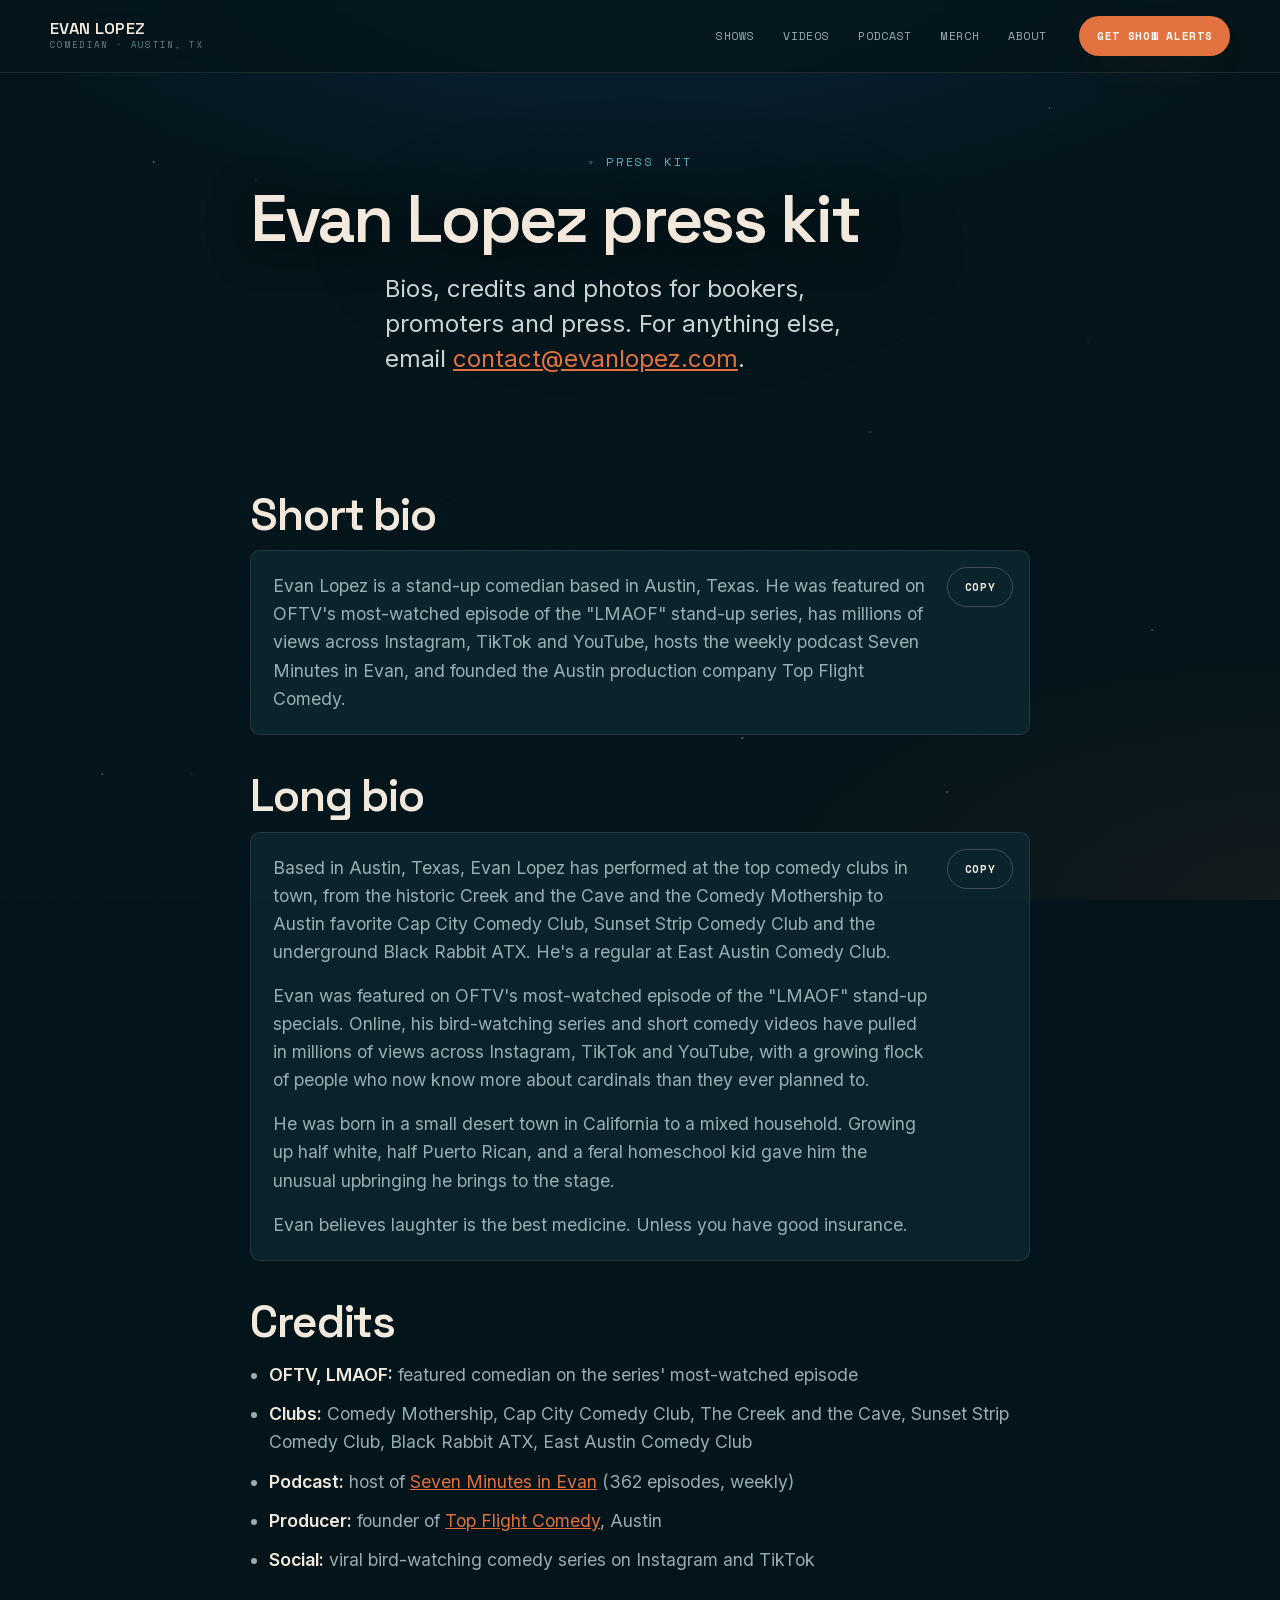
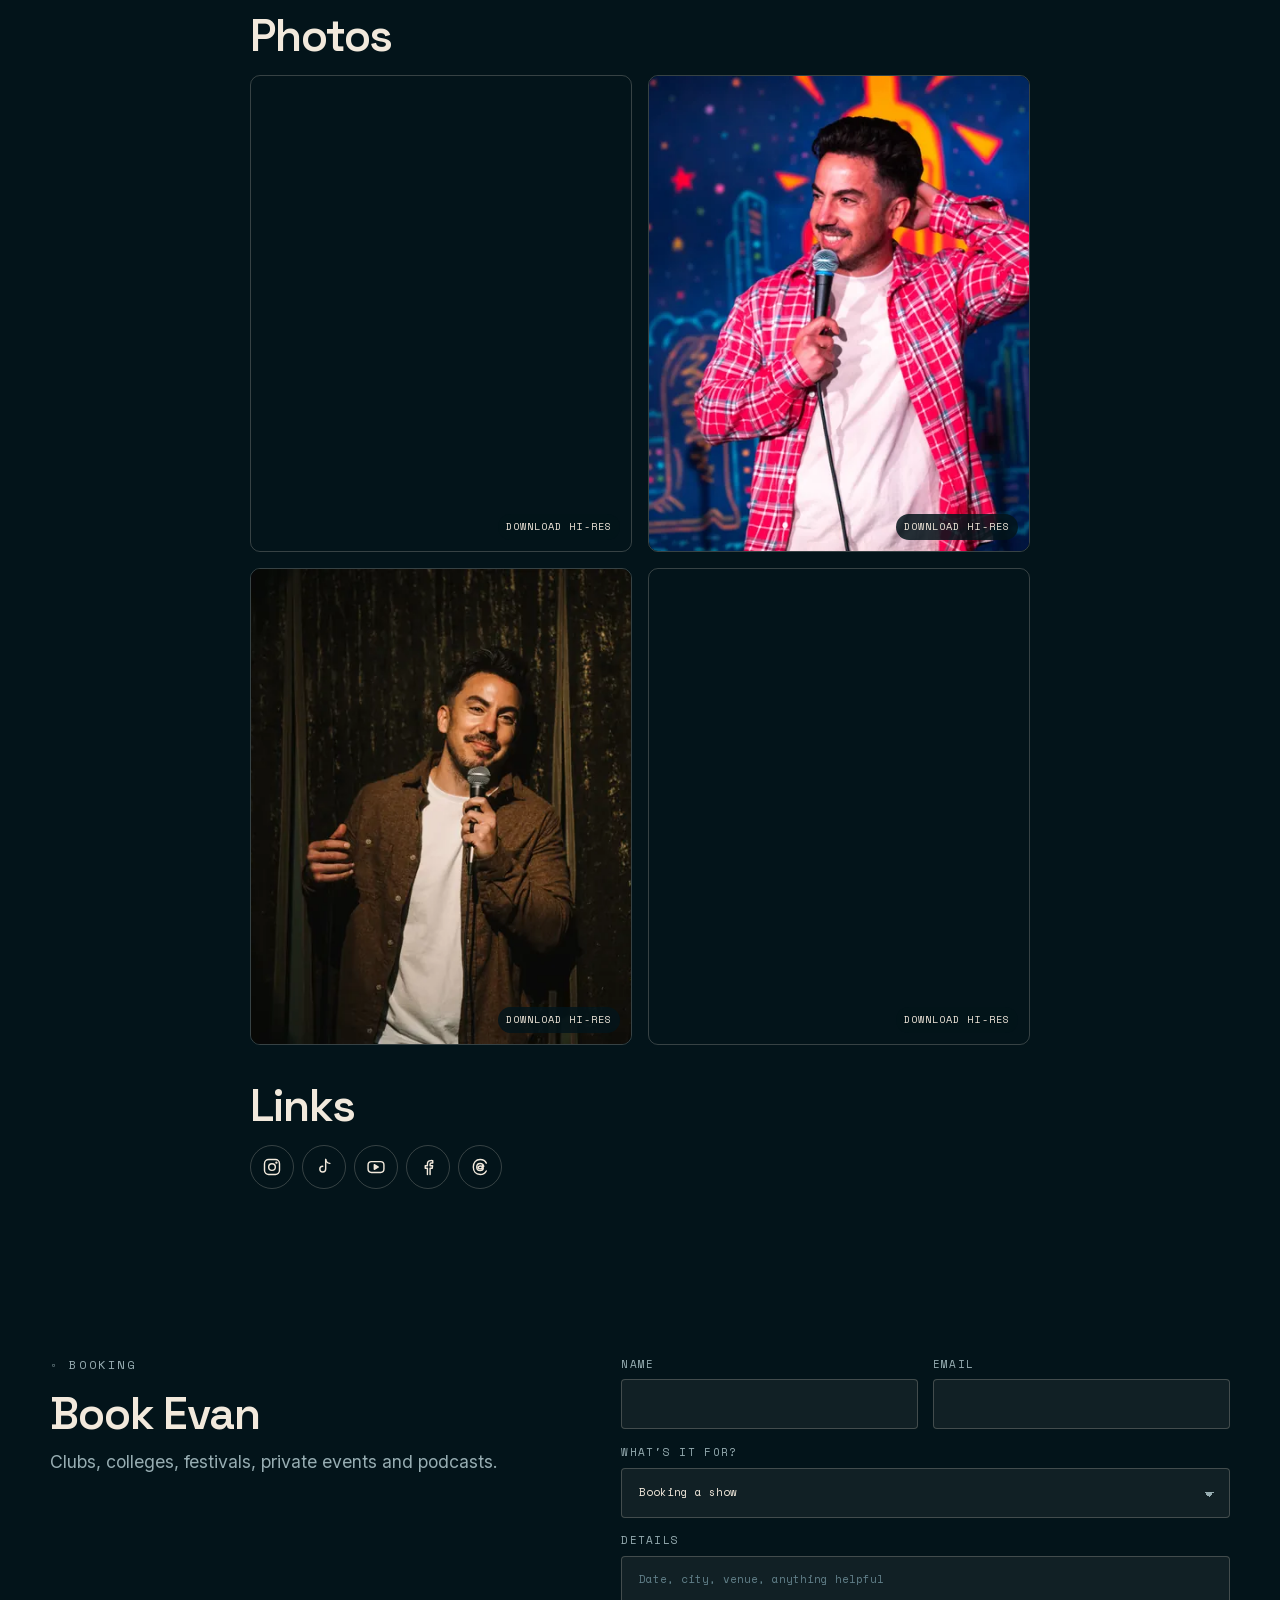
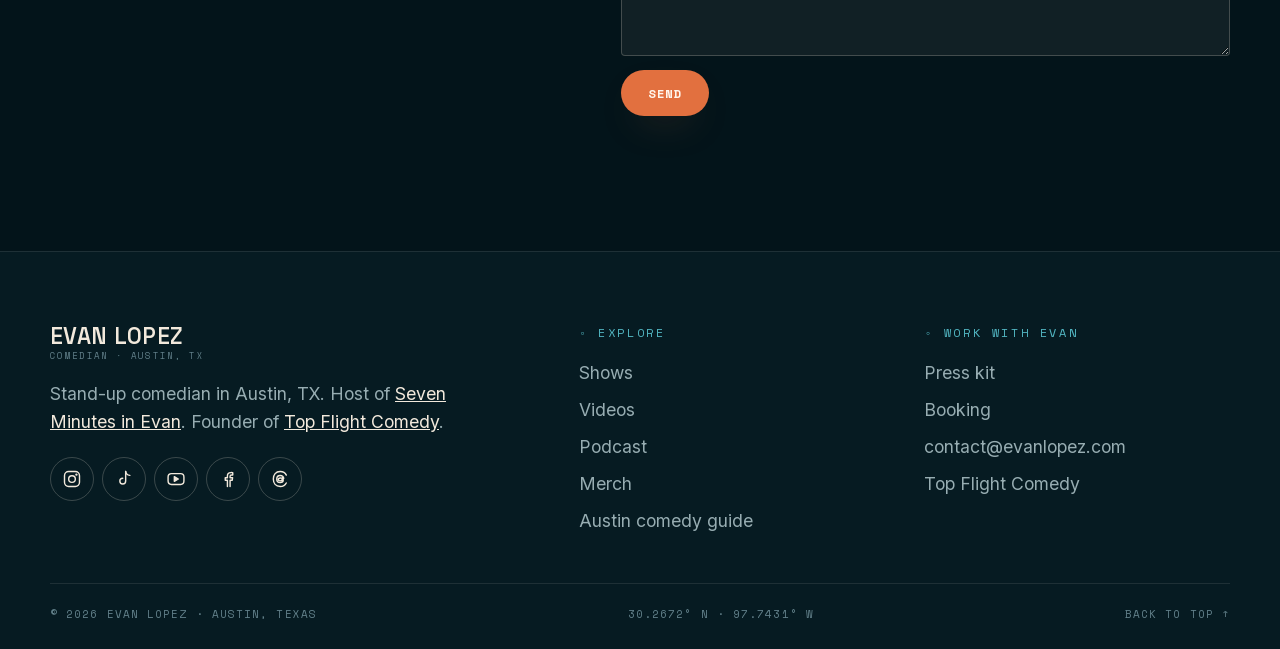
<file: about/index.html>
<!DOCTYPE html><html lang="en"><head><meta charset="UTF-8"><title>Redirecting…</title>
<meta name="robots" content="noindex"><link rel="canonical" href="https://evanlopez.com/press/">
<meta http-equiv="refresh" content="0; url=/press/"></head><body><a href="/press/">Continue to evanlopez.com</a></body></html>
</file>
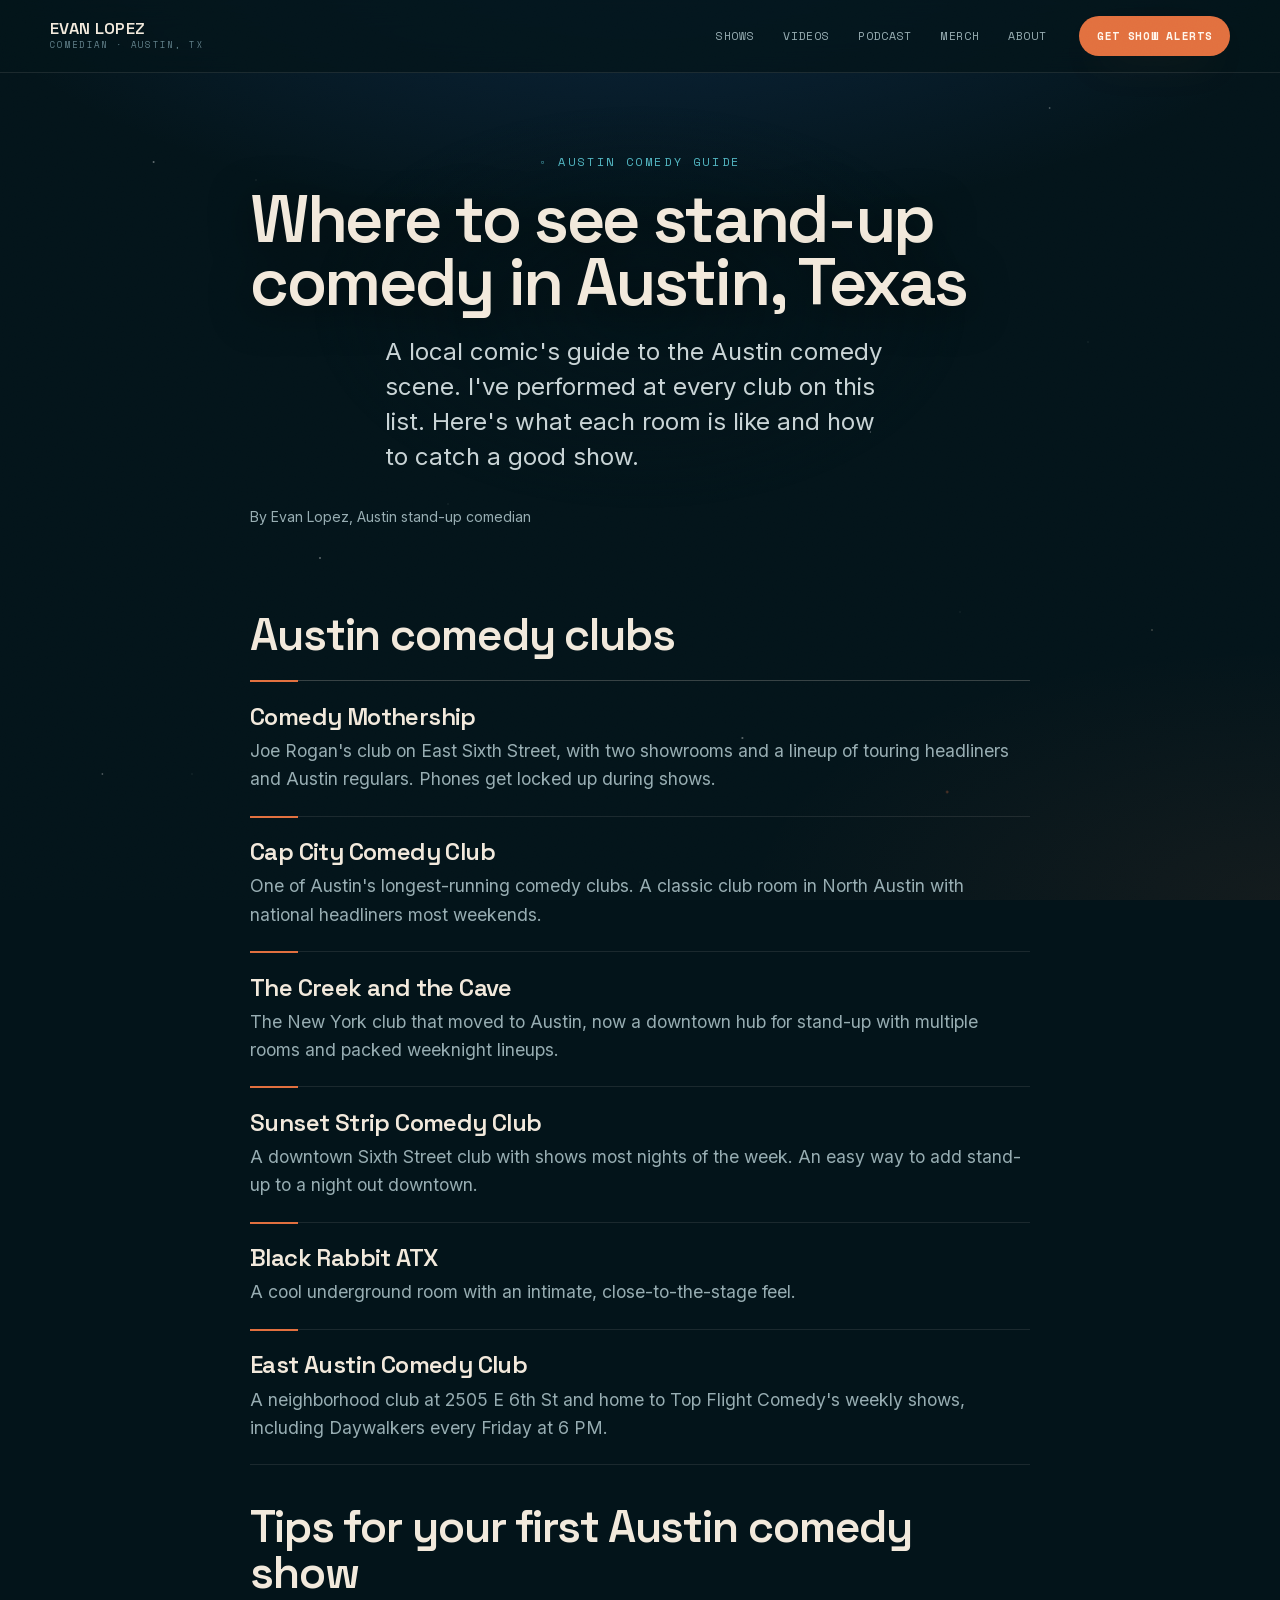
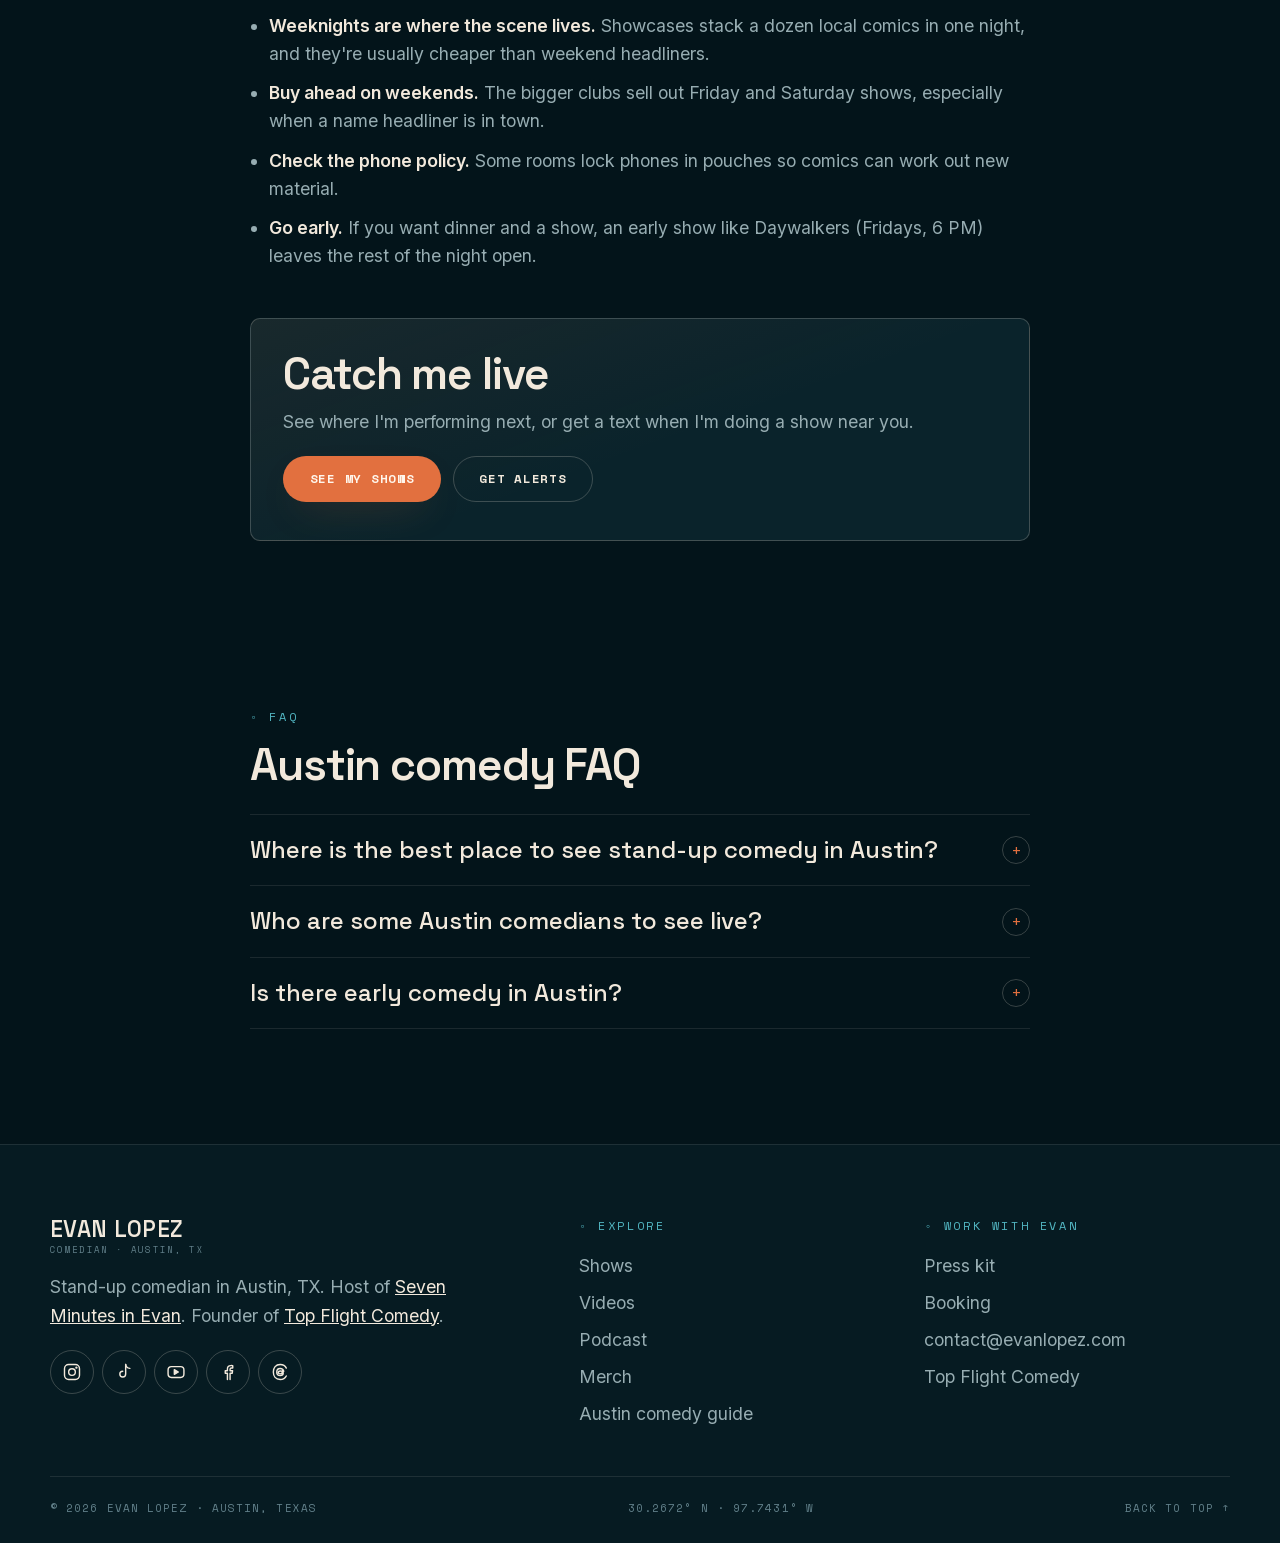
<file: austin-comedy/index.html>
<!DOCTYPE html>
<html lang="en">
<head>
  <meta charset="UTF-8">
  <meta name="viewport" content="width=device-width, initial-scale=1">
  <title>Where to See Stand-Up Comedy in Austin, TX | Evan Lopez</title>
  <meta name="description" content="A local comic&#x27;s guide to Austin comedy clubs: Comedy Mothership, Cap City, The Creek and the Cave, Sunset Strip, Black Rabbit and East Austin Comedy.">
  <meta name="robots" content="index, follow, max-image-preview:large">
  <link rel="canonical" href="https://evanlopez.com/austin-comedy/">
  <meta name="theme-color" content="#03141a">
  <meta property="og:type" content="article">
  <meta property="og:site_name" content="Evan Lopez">
  <meta property="og:title" content="Where to See Stand-Up Comedy in Austin, TX | Evan Lopez">
  <meta property="og:description" content="A local comic&#x27;s guide to Austin comedy clubs: Comedy Mothership, Cap City, The Creek and the Cave, Sunset Strip, Black Rabbit and East Austin Comedy.">
  <meta property="og:url" content="https://evanlopez.com/austin-comedy/">
  <meta property="og:image" content="https://evanlopez.com/assets/og-image.jpg">
  <meta property="og:image:width" content="1200">
  <meta property="og:image:height" content="630">
  <meta property="og:image:alt" content="Evan Lopez, stand-up comedian in Austin, Texas">
  <meta name="twitter:card" content="summary_large_image">
  <link rel="icon" href="/assets/favicon-64.png" sizes="64x64" type="image/png">
  <link rel="icon" href="/assets/favicon.svg" type="image/svg+xml">
  <link rel="apple-touch-icon" href="/assets/apple-touch-icon.png">
  <link rel="manifest" href="/site.webmanifest">
  <link rel="preload" href="/assets/fonts/space-grotesk-500-700.woff2" as="font" type="font/woff2" crossorigin>
  <link rel="preload" href="/assets/fonts/inter-400-600.woff2" as="font" type="font/woff2" crossorigin>
  <link rel="stylesheet" href="/css/styles.css?v=19">
  <script type="application/ld+json">{"@context":"https://schema.org","@graph":[{"@type":"Person","@id":"https://evanlopez.com/#evan","name":"Evan Lopez","url":"https://evanlopez.com/","image":"https://evanlopez.com/assets/photos/about-1200.webp","jobTitle":"Stand-up comedian","description":"Evan Lopez is a stand-up comedian based in Austin, Texas. He was featured on OFTV's most-watched episode of the \"LMAOF\" stand-up series, has millions of views across Instagram, TikTok and YouTube, hosts the weekly podcast Seven Minutes in Evan, and founded the Austin production company Top Flight Comedy.","email":"mailto:contact@evanlopez.com","homeLocation":{"@type":"City","name":"Austin","containedInPlace":{"@type":"State","name":"Texas"}},"knowsAbout":["Stand-up comedy","Comedy podcasting","Comedy show production","Bird watching"],"founder":{"@id":"https://evanlopez.com/#topflight"},"sameAs":["https://www.instagram.com/iamevanlopez","https://www.tiktok.com/@iamevanlopez","https://www.youtube.com/@EvanLopez","https://www.facebook.com/EvanLopezComedy","https://www.threads.com/@iamevanlopez","https://open.spotify.com/show/1law6HzyxvgV1NMXmt70n2","https://podcasts.apple.com/us/podcast/seven-minutes-in-evan/id1494001499"]},{"@type":"Organization","@id":"https://evanlopez.com/#topflight","name":"Top Flight Comedy","url":"https://topflightcomedy.com/","founder":{"@id":"https://evanlopez.com/#evan"},"sameAs":["https://www.instagram.com/topflightcomedy"],"areaServed":{"@type":"City","name":"Austin"}},{"@type":"PodcastSeries","@id":"https://evanlopez.com/podcast/#series","name":"Seven Minutes in Evan","url":"https://evanlopez.com/podcast/","description":"Get inside the world of Evan for seven minutes... or more.","author":{"@id":"https://evanlopez.com/#evan"},"webFeed":"https://anchor.fm/s/ffa63fd8/podcast/rss","image":"https://evanlopez.com/assets/photos/podcast-600.webp","sameAs":["https://open.spotify.com/show/1law6HzyxvgV1NMXmt70n2","https://podcasts.apple.com/us/podcast/seven-minutes-in-evan/id1494001499"]},{"@type":"WebSite","@id":"https://evanlopez.com/#site","url":"https://evanlopez.com/","name":"Evan Lopez","publisher":{"@id":"https://evanlopez.com/#evan"}}]}</script>
  <script type="application/ld+json">{"@context":"https://schema.org","@type":"Article","headline":"Where to see stand-up comedy in Austin, Texas","author":{"@id":"https://evanlopez.com/#evan"},"publisher":{"@id":"https://evanlopez.com/#evan"},"dateModified":"2026-11-28","mainEntityOfPage":"https://evanlopez.com/austin-comedy/","about":{"@type":"City","name":"Austin"}}</script>
  <script type="application/ld+json">{"@context":"https://schema.org","@type":"BreadcrumbList","itemListElement":[{"@type":"ListItem","position":1,"name":"Home","item":"https://evanlopez.com/"},{"@type":"ListItem","position":2,"name":"Austin comedy guide","item":"https://evanlopez.com/austin-comedy/"}]}</script>
  <script type="application/ld+json">{"@context":"https://schema.org","@type":"FAQPage","mainEntity":[{"@type":"Question","name":"Where is the best place to see stand-up comedy in Austin?","acceptedAnswer":{"@type":"Answer","text":"Austin's main comedy clubs include Comedy Mothership, Cap City Comedy Club, The Creek and the Cave, Sunset Strip Comedy Club, Black Rabbit ATX and East Austin Comedy Club. Most run shows several nights a week, with local comedians on weeknights and touring headliners on weekends."}},{"@type":"Question","name":"Who are some Austin comedians to see live?","acceptedAnswer":{"@type":"Answer","text":"Austin has one of the biggest stand-up scenes in the country, and weeknight showcases are the best way to find local comics. Evan Lopez is an Austin-based comedian featured on OFTV's LMAOF who performs at clubs across the city and produces weekly shows through Top Flight Comedy."}},{"@type":"Question","name":"Is there early comedy in Austin?","acceptedAnswer":{"@type":"Answer","text":"Yes. Top Flight Comedy's Daywalkers show runs every Friday at 6 PM at East Austin Comedy Club, an early option before dinner or a night out."}}]}</script>
</head>
<body id="top">
  <div class="starlayer" aria-hidden="true"></div>
  <a class="skip" href="#main">Skip to content</a>
  <header class="site-header">
    <div class="wrap header-inner">
      <a class="brand" href="/" aria-label="Evan Lopez home"><span><b>Evan Lopez</b><small>Comedian · Austin, TX</small></span></a>
      <nav class="nav" aria-label="Main">
        <ul id="nav-list"><li><a href="/#shows">Shows</a></li><li><a href="/#videos">Videos</a></li><li><a href="/#podcast">Podcast</a></li><li><a href="/#merch">Merch</a></li><li><a href="/#about">About</a></li><li class="nav-social"><ul class="socials socials-sm"><li><a href="https://www.instagram.com/iamevanlopez" target="_blank" rel="noopener me" aria-label="Instagram @iamevanlopez"><svg class="ico" width="20" height="20" viewBox="0 0 24 24" fill="none" stroke="currentColor" stroke-width="1.7" stroke-linecap="round" stroke-linejoin="round" aria-hidden="true"><rect x="3" y="3" width="18" height="18" rx="5"/><circle cx="12" cy="12" r="4"/><circle cx="17.3" cy="6.7" r=".6" fill="currentColor"/></svg></a></li><li><a href="https://www.tiktok.com/@iamevanlopez" target="_blank" rel="noopener me" aria-label="TikTok @iamevanlopez"><svg class="ico" width="20" height="20" viewBox="0 0 24 24" fill="none" stroke="currentColor" stroke-width="1.7" stroke-linecap="round" stroke-linejoin="round" aria-hidden="true"><path d="M14 3v11.5a3.5 3.5 0 1 1-3.5-3.5"/><path d="M14 3c.4 2.6 2.2 4.4 5 4.6"/></svg></a></li><li><a href="https://www.youtube.com/@EvanLopez" target="_blank" rel="noopener me" aria-label="YouTube @EvanLopez"><svg class="ico" width="20" height="20" viewBox="0 0 24 24" fill="none" stroke="currentColor" stroke-width="1.7" stroke-linecap="round" stroke-linejoin="round" aria-hidden="true"><rect x="2.5" y="5.5" width="19" height="13" rx="4"/><path d="M10 9.2v5.6l4.8-2.8z" fill="currentColor"/></svg></a></li><li><a href="https://www.facebook.com/EvanLopezComedy" target="_blank" rel="noopener me" aria-label="Facebook EvanLopezComedy"><svg class="ico" width="20" height="20" viewBox="0 0 24 24" fill="none" stroke="currentColor" stroke-width="1.7" stroke-linecap="round" stroke-linejoin="round" aria-hidden="true"><path d="M14.5 21v-7.5h2.6l.4-3h-3V8.6c0-.9.3-1.5 1.6-1.5h1.6V4.4a21 21 0 0 0-2.4-.1c-2.4 0-4 1.4-4 4.1v2.1H8.7v3h2.6V21"/></svg></a></li><li><a href="https://www.threads.com/@iamevanlopez" target="_blank" rel="noopener me" aria-label="Threads @iamevanlopez"><svg class="ico" width="20" height="20" viewBox="0 0 24 24" fill="none" stroke="currentColor" stroke-width="1.7" stroke-linecap="round" stroke-linejoin="round" aria-hidden="true"><path d="M16.5 11.2c-.4-2.3-2-3.5-4.3-3.5-2.6 0-4.1 1.8-4.1 4.3s1.6 4.3 4.1 4.3c2 0 3.7-1.1 3.7-3 0-1.6-1.4-2.5-3.3-2.5-1.5 0-2.6.7-2.6 1.8 0 1 .9 1.6 2 1.6 2.5 0 3.4-2.3 3.4-4.9"/><path d="M19.6 7.3C18.3 4.6 15.6 3 12.2 3 6.9 3 4 6.8 4 12s2.9 9 8.2 9c3.3 0 6-1.5 7.3-4.2"/></svg></a></li></ul></li></ul>
      </nav>
      <a class="btn btn-primary btn-sm header-cta" href="/#alerts"><span class="lbl-lg">Get show alerts</span><span class="lbl-sm">Alerts</span></a>
      <button class="menu-btn" aria-expanded="false" aria-controls="nav-list" aria-label="Menu"><span></span><span></span></button>
    </div>
  </header>
  <main id="main">

    <section class="hero hero-sub">
      <div class="wrap narrow">
        <p class="eyebrow">Austin comedy guide</p>
        <h1>Where to see stand-up comedy in Austin, Texas</h1>
        <p class="lede">A local comic's guide to the Austin comedy scene. I've performed at every club on this list. Here's what each room is like and how to catch a good show.</p>
        <p class="muted small">By Evan Lopez, Austin stand-up comedian</p>
      </div>
    </section>
    <section class="section tight"><div class="wrap narrow">
      <h2>Austin comedy clubs</h2>
      <ul class="clubs"><li class="club"><h3>Comedy Mothership</h3><p>Joe Rogan&#x27;s club on East Sixth Street, with two showrooms and a lineup of touring headliners and Austin regulars. Phones get locked up during shows.</p></li><li class="club"><h3>Cap City Comedy Club</h3><p>One of Austin&#x27;s longest-running comedy clubs. A classic club room in North Austin with national headliners most weekends.</p></li><li class="club"><h3>The Creek and the Cave</h3><p>The New York club that moved to Austin, now a downtown hub for stand-up with multiple rooms and packed weeknight lineups.</p></li><li class="club"><h3>Sunset Strip Comedy Club</h3><p>A downtown Sixth Street club with shows most nights of the week. An easy way to add stand-up to a night out downtown.</p></li><li class="club"><h3>Black Rabbit ATX</h3><p>A cool underground room with an intimate, close-to-the-stage feel.</p></li><li class="club"><h3>East Austin Comedy Club</h3><p>A neighborhood club at 2505 E 6th St and home to Top Flight Comedy&#x27;s weekly shows, including Daywalkers every Friday at 6 PM.</p></li></ul>
      <h2 class="mt">Tips for your first Austin comedy show</h2>
      <ul class="tips">
        <li><strong>Weeknights are where the scene lives.</strong> Showcases stack a dozen local comics in one night, and they're usually cheaper than weekend headliners.</li>
        <li><strong>Buy ahead on weekends.</strong> The bigger clubs sell out Friday and Saturday shows, especially when a name headliner is in town.</li>
        <li><strong>Check the phone policy.</strong> Some rooms lock phones in pouches so comics can work out new material.</li>
        <li><strong>Go early.</strong> If you want dinner and a show, an early show like Daywalkers (Fridays, 6 PM) leaves the rest of the night open.</li>
      </ul>
      <div class="cta-box"><h2>Catch me live</h2><p>See where I'm performing next, or get a text when I'm doing a show near you.</p>
        <a class="btn btn-primary" href="/#shows">See my shows</a> <a class="btn btn-ghost" href="/#alerts">Get alerts</a></div>
    </div></section>
    <section class="section" id="faq"><div class="wrap narrow">
      <p class="eyebrow">FAQ</p><h2>Austin comedy FAQ</h2><div class="faqs"><details class="faq"><summary>Where is the best place to see stand-up comedy in Austin?</summary><p>Austin&#x27;s main comedy clubs include Comedy Mothership, Cap City Comedy Club, The Creek and the Cave, Sunset Strip Comedy Club, Black Rabbit ATX and East Austin Comedy Club. Most run shows several nights a week, with local comedians on weeknights and touring headliners on weekends.</p></details><details class="faq"><summary>Who are some Austin comedians to see live?</summary><p>Austin has one of the biggest stand-up scenes in the country, and weeknight showcases are the best way to find local comics. Evan Lopez is an Austin-based comedian featured on OFTV&#x27;s LMAOF who performs at clubs across the city and produces weekly shows through Top Flight Comedy.</p></details><details class="faq"><summary>Is there early comedy in Austin?</summary><p>Yes. Top Flight Comedy&#x27;s Daywalkers show runs every Friday at 6 PM at East Austin Comedy Club, an early option before dinner or a night out.</p></details></div></div></section>

  </main>
  <footer class="site-footer">
    <div class="wrap footer-grid">
      <div>
        <a class="brand brand-lg" href="/"><span><b>Evan Lopez</b><small>Comedian · Austin, TX</small></span></a>
        <p class="muted">Stand-up comedian in Austin, TX. Host of <a href="/podcast/">Seven Minutes in Evan</a>. Founder of <a href="https://topflightcomedy.com/" target="_blank" rel="noopener">Top Flight Comedy</a>.</p>
        <ul class="socials"><li><a href="https://www.instagram.com/iamevanlopez" target="_blank" rel="noopener me" aria-label="Instagram @iamevanlopez"><svg class="ico" width="20" height="20" viewBox="0 0 24 24" fill="none" stroke="currentColor" stroke-width="1.7" stroke-linecap="round" stroke-linejoin="round" aria-hidden="true"><rect x="3" y="3" width="18" height="18" rx="5"/><circle cx="12" cy="12" r="4"/><circle cx="17.3" cy="6.7" r=".6" fill="currentColor"/></svg></a></li><li><a href="https://www.tiktok.com/@iamevanlopez" target="_blank" rel="noopener me" aria-label="TikTok @iamevanlopez"><svg class="ico" width="20" height="20" viewBox="0 0 24 24" fill="none" stroke="currentColor" stroke-width="1.7" stroke-linecap="round" stroke-linejoin="round" aria-hidden="true"><path d="M14 3v11.5a3.5 3.5 0 1 1-3.5-3.5"/><path d="M14 3c.4 2.6 2.2 4.4 5 4.6"/></svg></a></li><li><a href="https://www.youtube.com/@EvanLopez" target="_blank" rel="noopener me" aria-label="YouTube @EvanLopez"><svg class="ico" width="20" height="20" viewBox="0 0 24 24" fill="none" stroke="currentColor" stroke-width="1.7" stroke-linecap="round" stroke-linejoin="round" aria-hidden="true"><rect x="2.5" y="5.5" width="19" height="13" rx="4"/><path d="M10 9.2v5.6l4.8-2.8z" fill="currentColor"/></svg></a></li><li><a href="https://www.facebook.com/EvanLopezComedy" target="_blank" rel="noopener me" aria-label="Facebook EvanLopezComedy"><svg class="ico" width="20" height="20" viewBox="0 0 24 24" fill="none" stroke="currentColor" stroke-width="1.7" stroke-linecap="round" stroke-linejoin="round" aria-hidden="true"><path d="M14.5 21v-7.5h2.6l.4-3h-3V8.6c0-.9.3-1.5 1.6-1.5h1.6V4.4a21 21 0 0 0-2.4-.1c-2.4 0-4 1.4-4 4.1v2.1H8.7v3h2.6V21"/></svg></a></li><li><a href="https://www.threads.com/@iamevanlopez" target="_blank" rel="noopener me" aria-label="Threads @iamevanlopez"><svg class="ico" width="20" height="20" viewBox="0 0 24 24" fill="none" stroke="currentColor" stroke-width="1.7" stroke-linecap="round" stroke-linejoin="round" aria-hidden="true"><path d="M16.5 11.2c-.4-2.3-2-3.5-4.3-3.5-2.6 0-4.1 1.8-4.1 4.3s1.6 4.3 4.1 4.3c2 0 3.7-1.1 3.7-3 0-1.6-1.4-2.5-3.3-2.5-1.5 0-2.6.7-2.6 1.8 0 1 .9 1.6 2 1.6 2.5 0 3.4-2.3 3.4-4.9"/><path d="M19.6 7.3C18.3 4.6 15.6 3 12.2 3 6.9 3 4 6.8 4 12s2.9 9 8.2 9c3.3 0 6-1.5 7.3-4.2"/></svg></a></li></ul>
      </div>
      <div>
        <p class="kicker">Explore</p>
        <ul class="flist"><li><a href="/#shows">Shows</a></li><li><a href="/#videos">Videos</a></li><li><a href="/podcast/">Podcast</a></li><li><a href="/#merch">Merch</a></li><li><a href="/austin-comedy/">Austin comedy guide</a></li></ul>
      </div>
      <div>
        <p class="kicker">Work with Evan</p>
        <ul class="flist"><li><a href="/press/">Press kit</a></li><li><a href="/#book">Booking</a></li><li><a href="mailto:contact@evanlopez.com">contact@evanlopez.com</a></li><li><a href="https://topflightcomedy.com/" target="_blank" rel="noopener">Top Flight Comedy</a></li></ul>
      </div>
    </div>
    <div class="wrap footer-base"><span>© <span data-year>2026</span> Evan Lopez · Austin, Texas</span><span class="coords">30.2672° N · 97.7431° W</span><a href="#top">Back to top ↑</a></div>
  </footer>
  <script src="/js/main.js?v=19" defer></script>
</body>
</html>
</file>
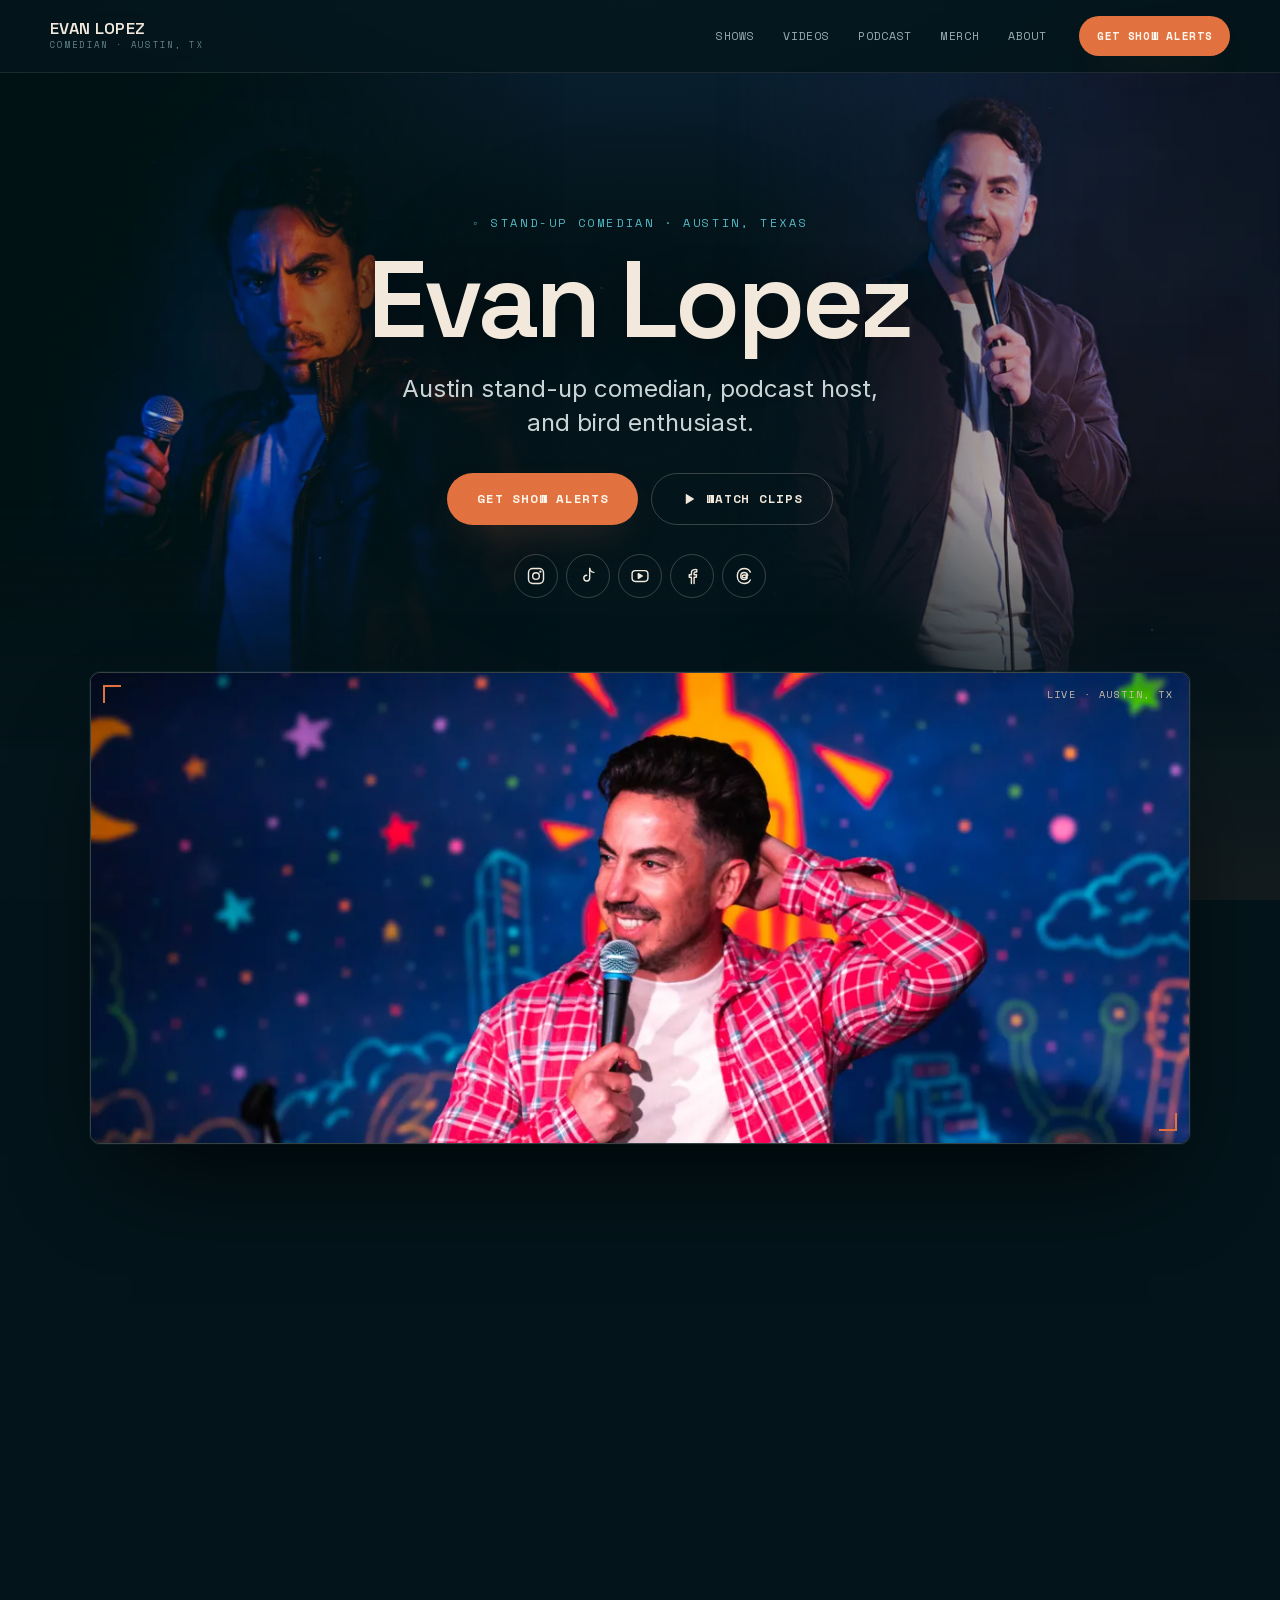
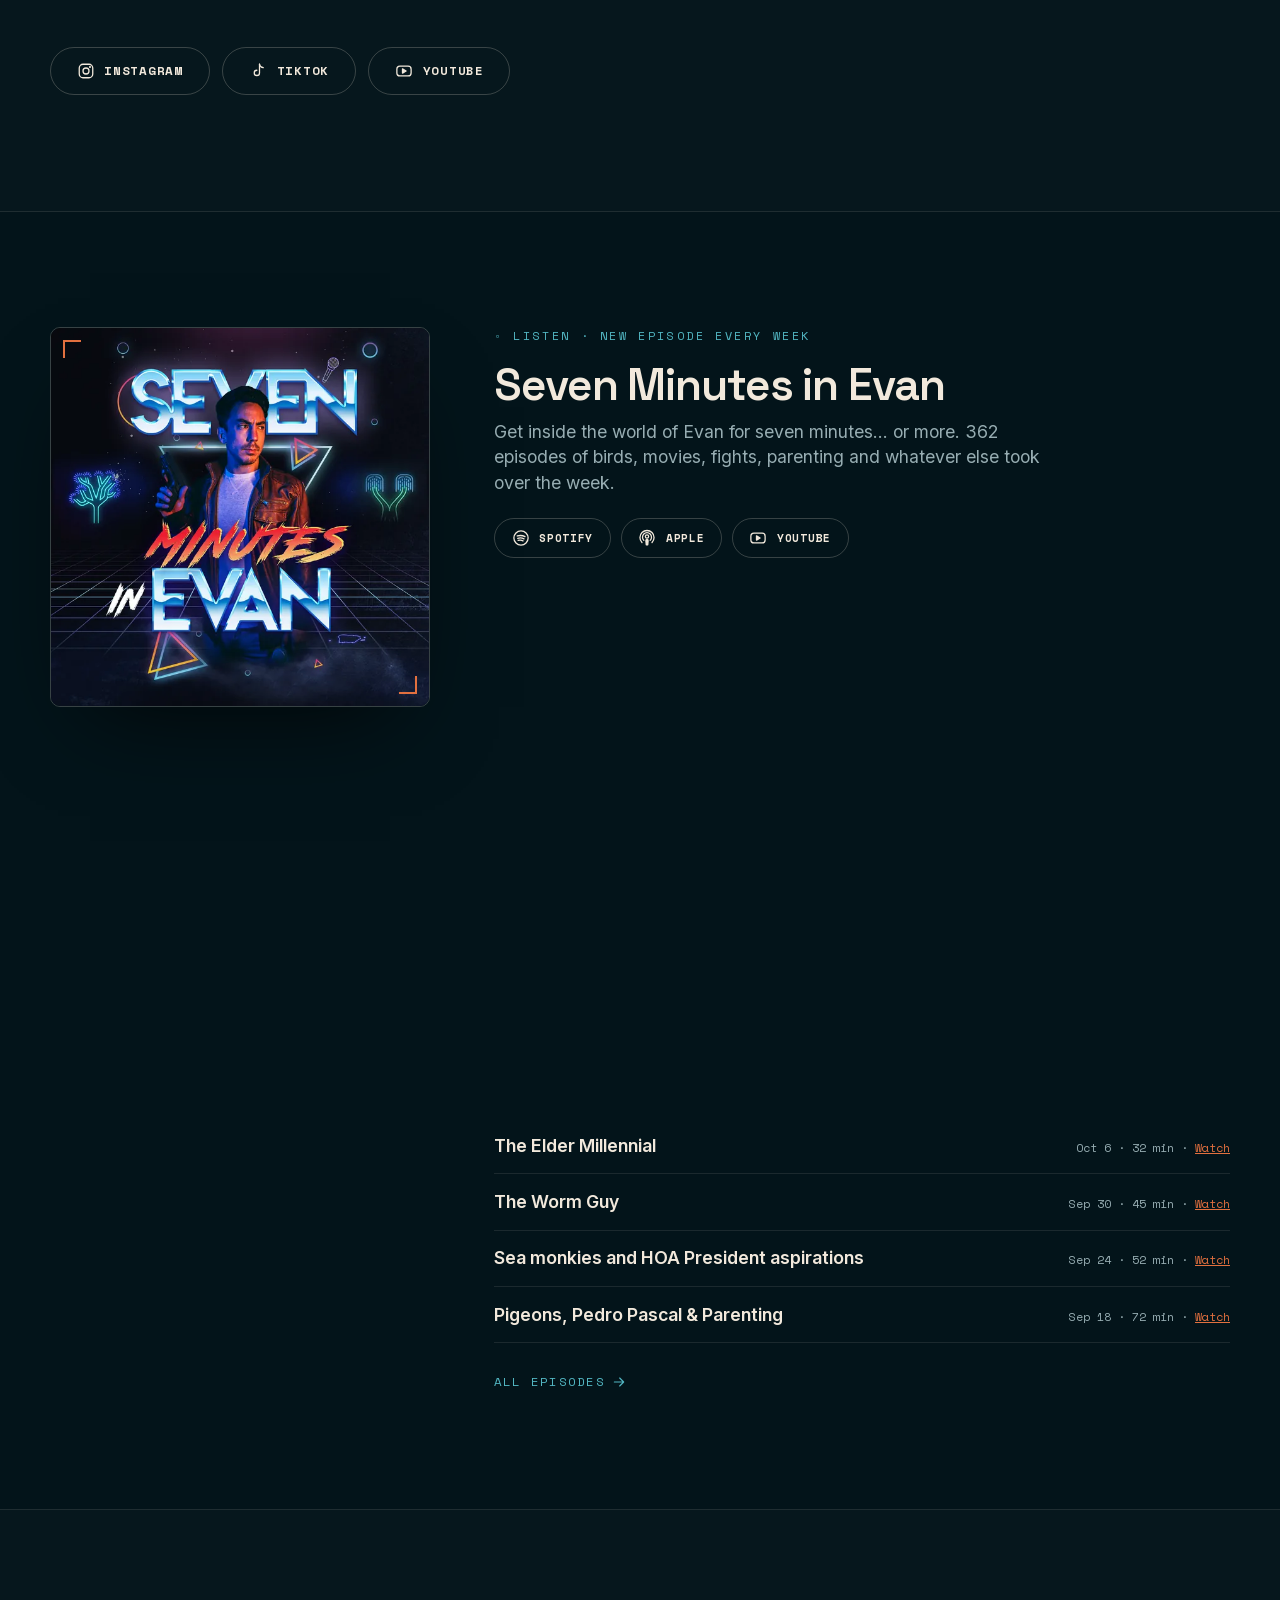
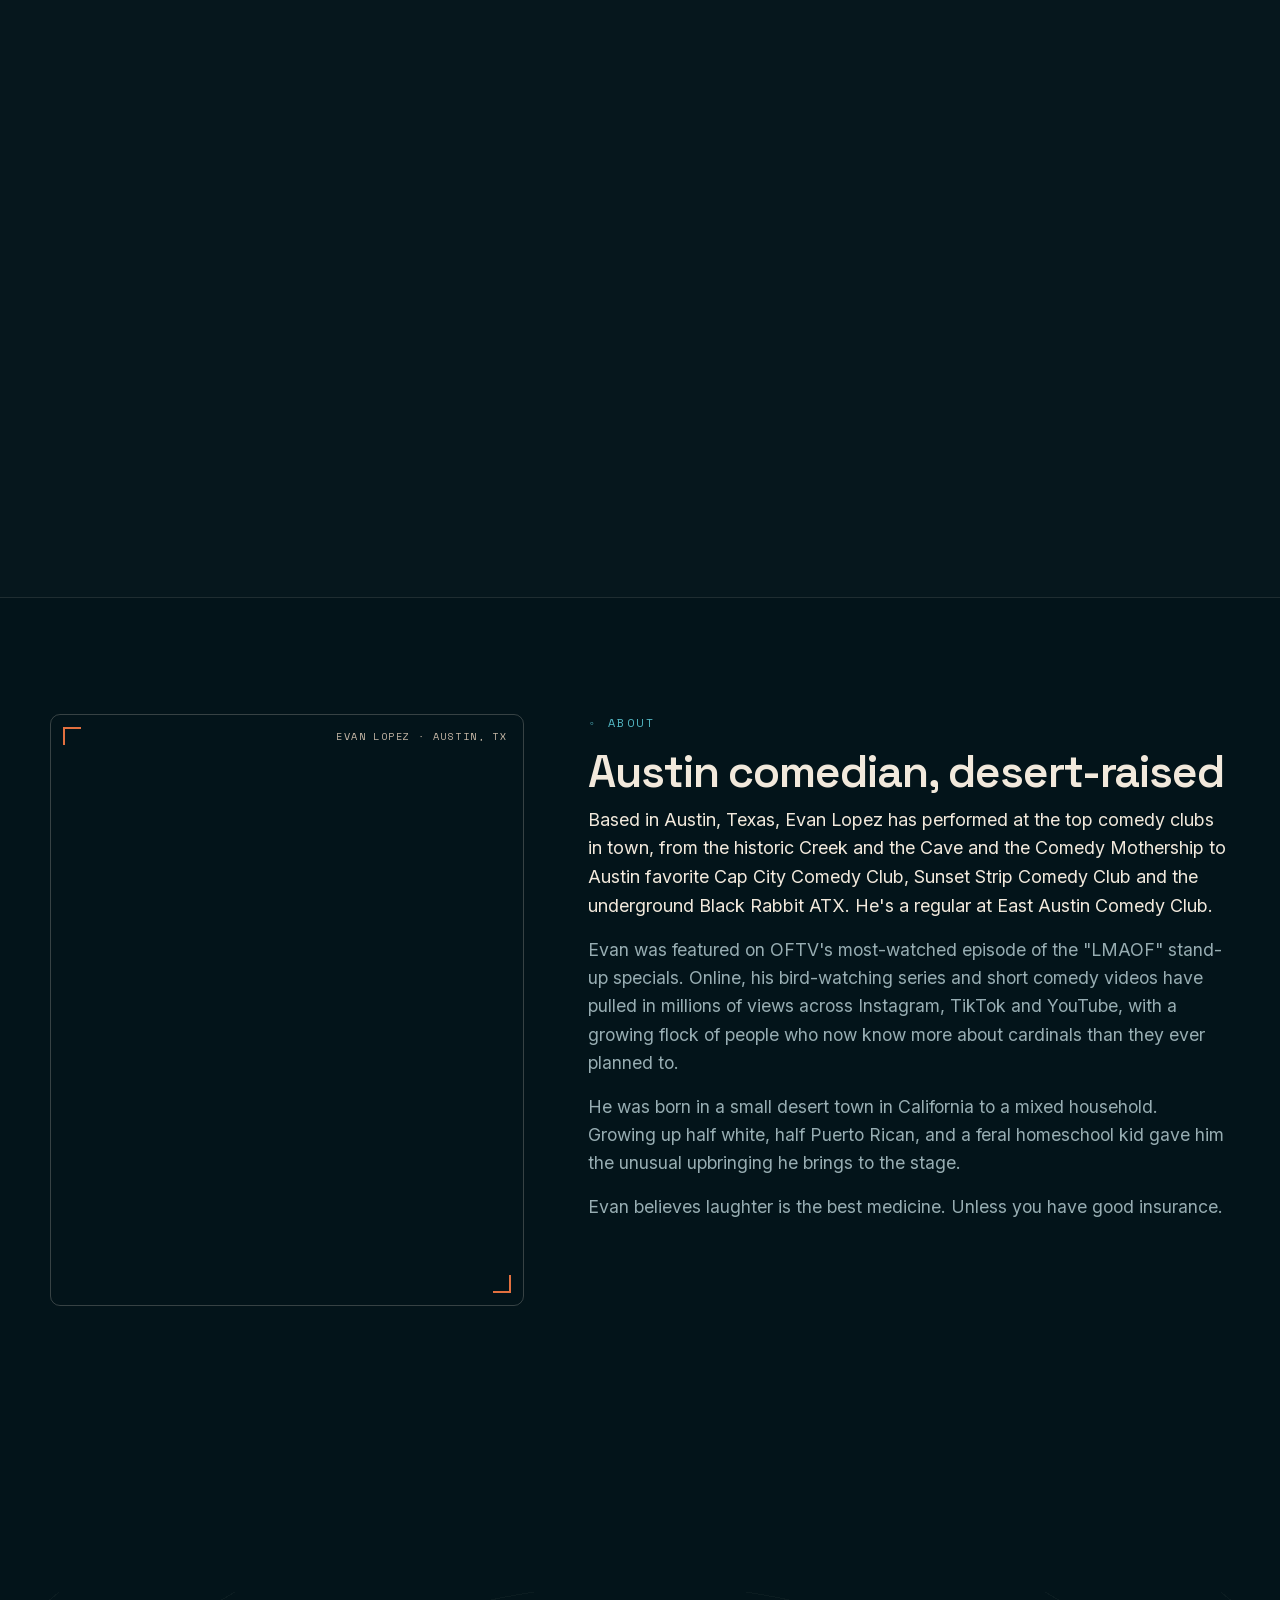
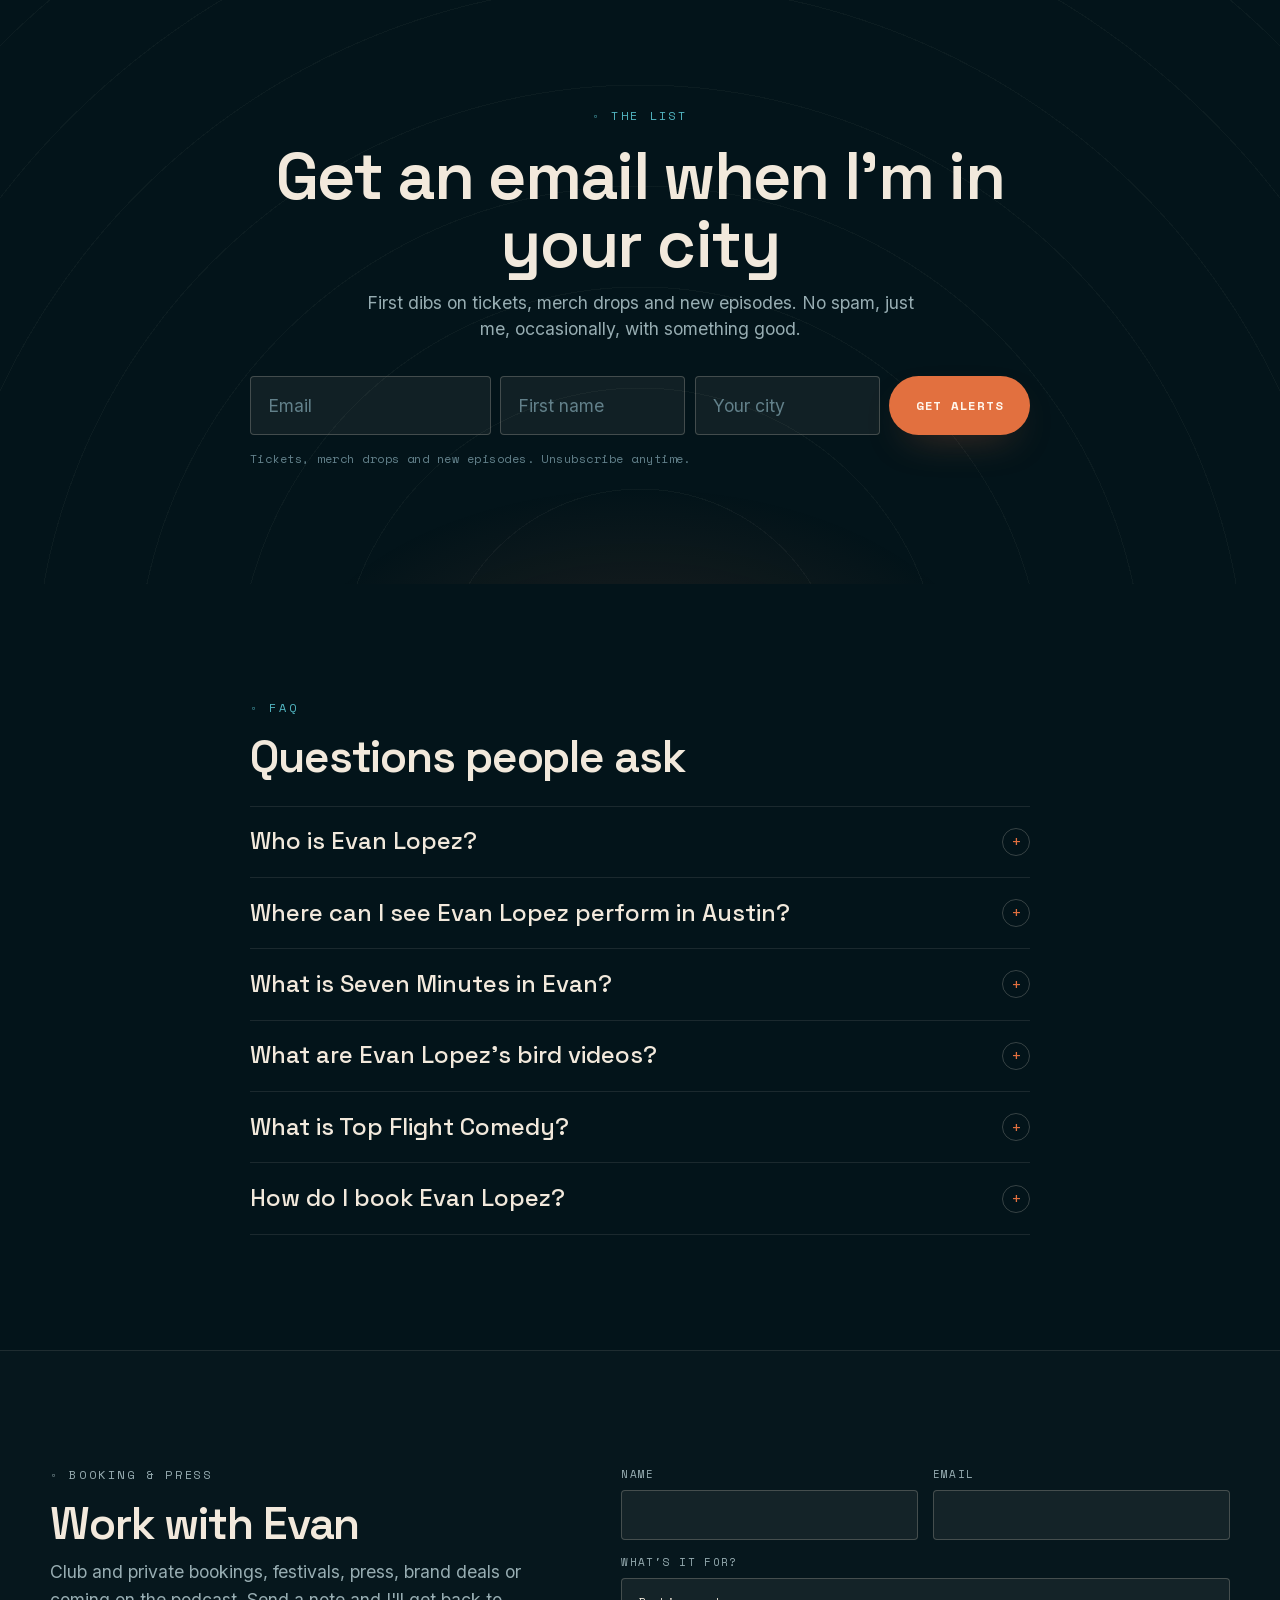
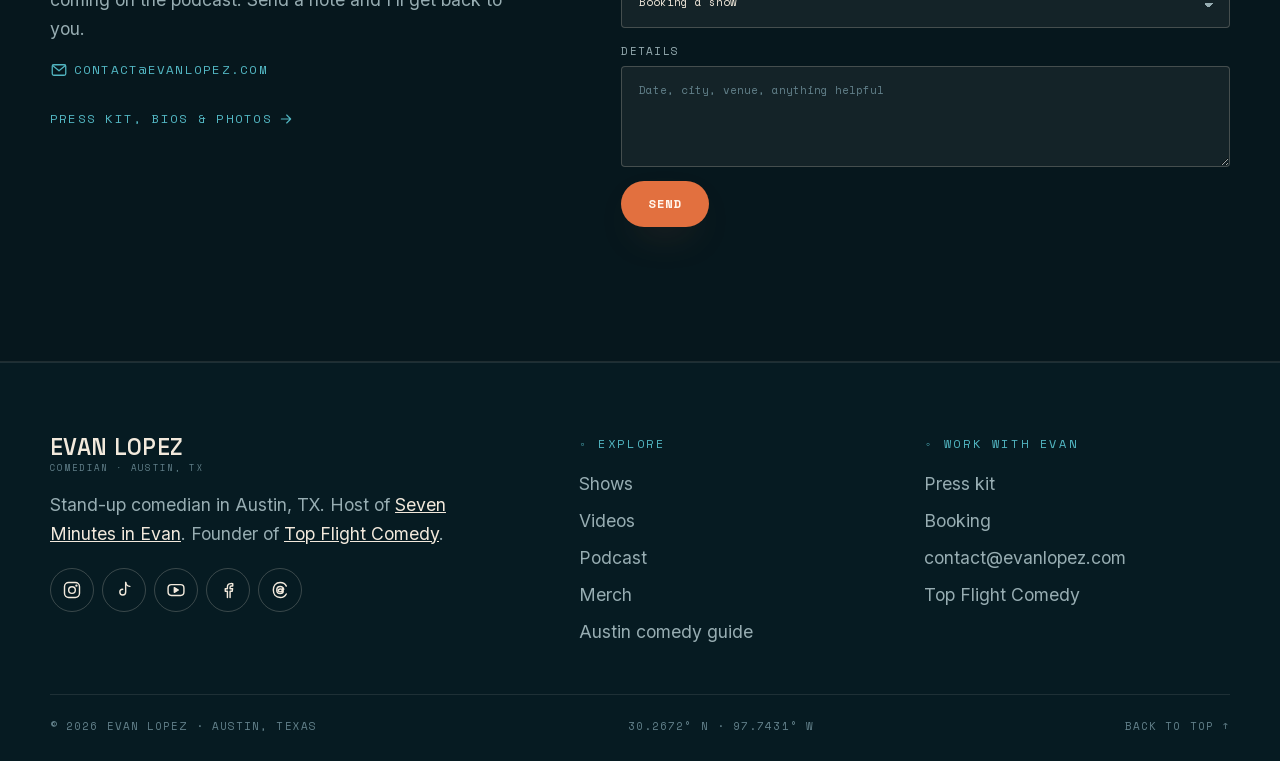
<file: blogs/index.html>
<!DOCTYPE html><html lang="en"><head><meta charset="UTF-8"><title>Redirecting…</title>
<meta name="robots" content="noindex"><link rel="canonical" href="https://evanlopez.com/">
<meta http-equiv="refresh" content="0; url=/"></head><body><a href="/">Continue to evanlopez.com</a></body></html>
</file>
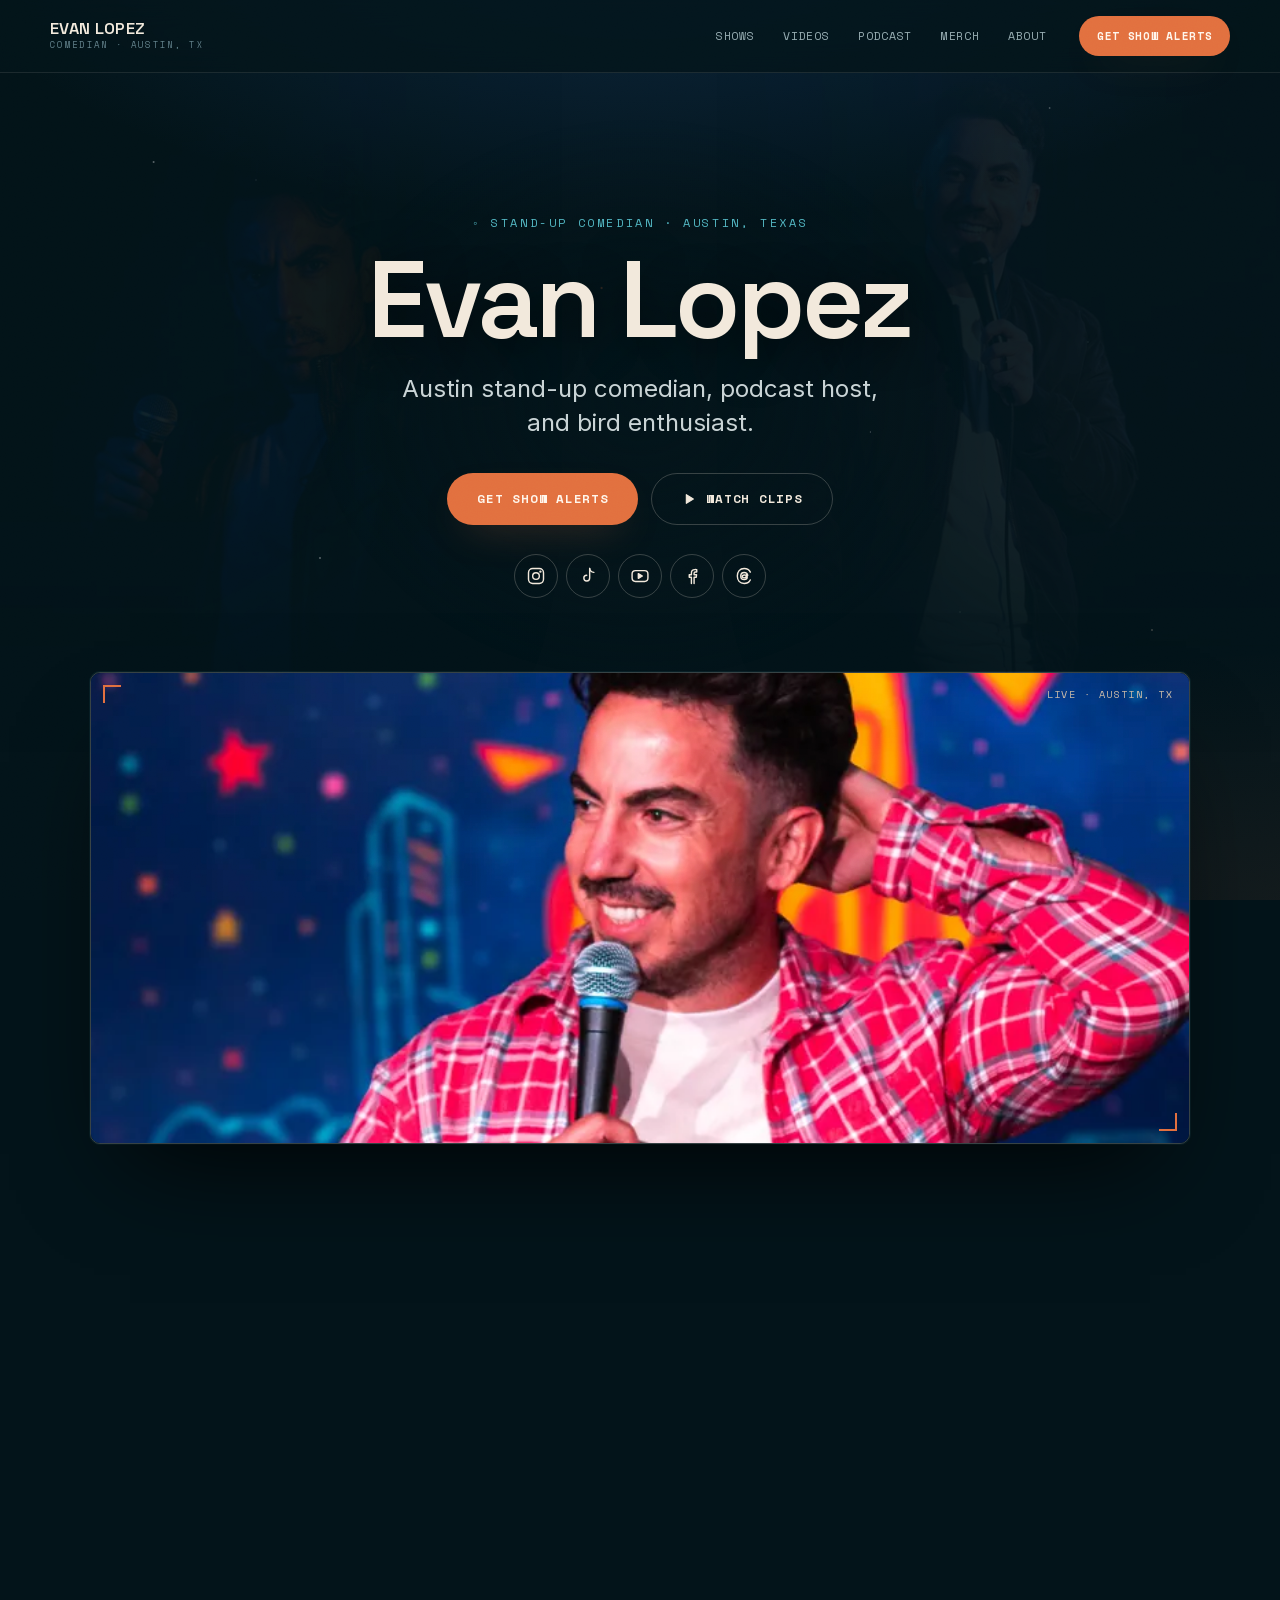
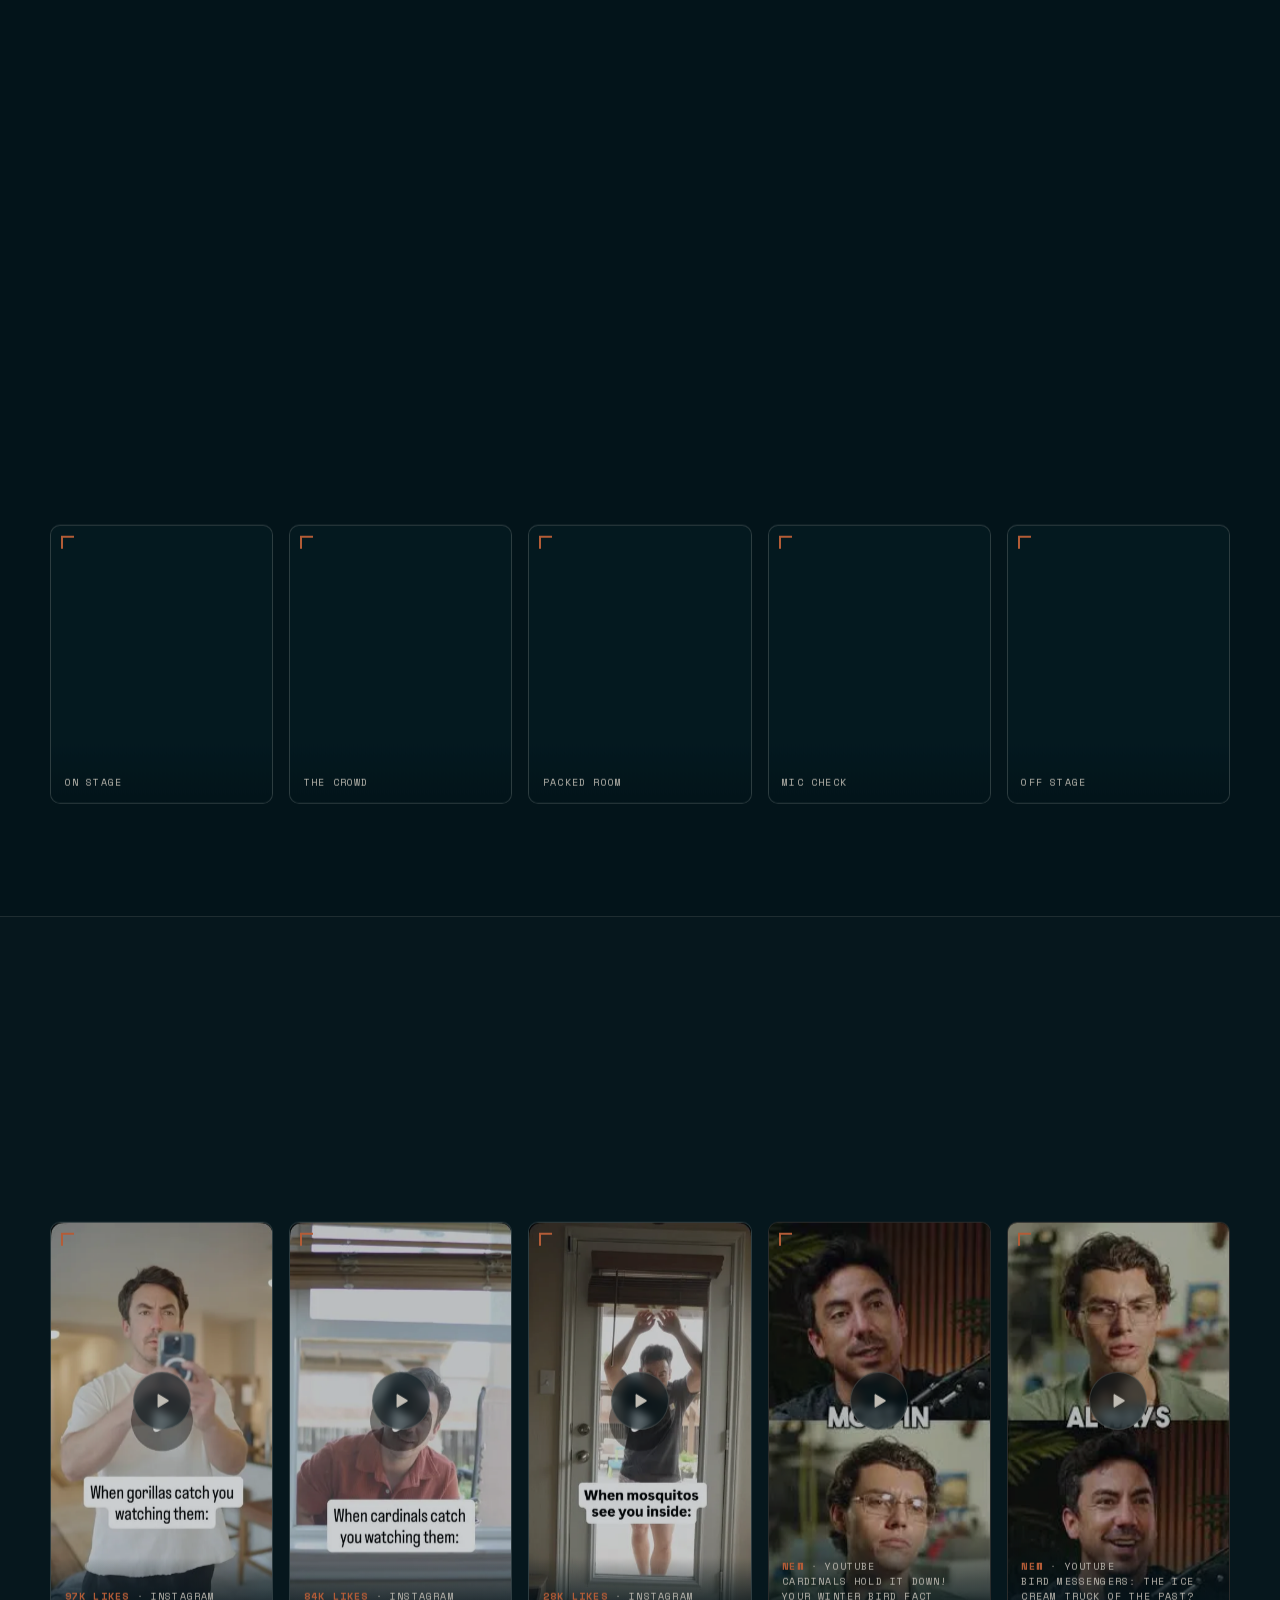
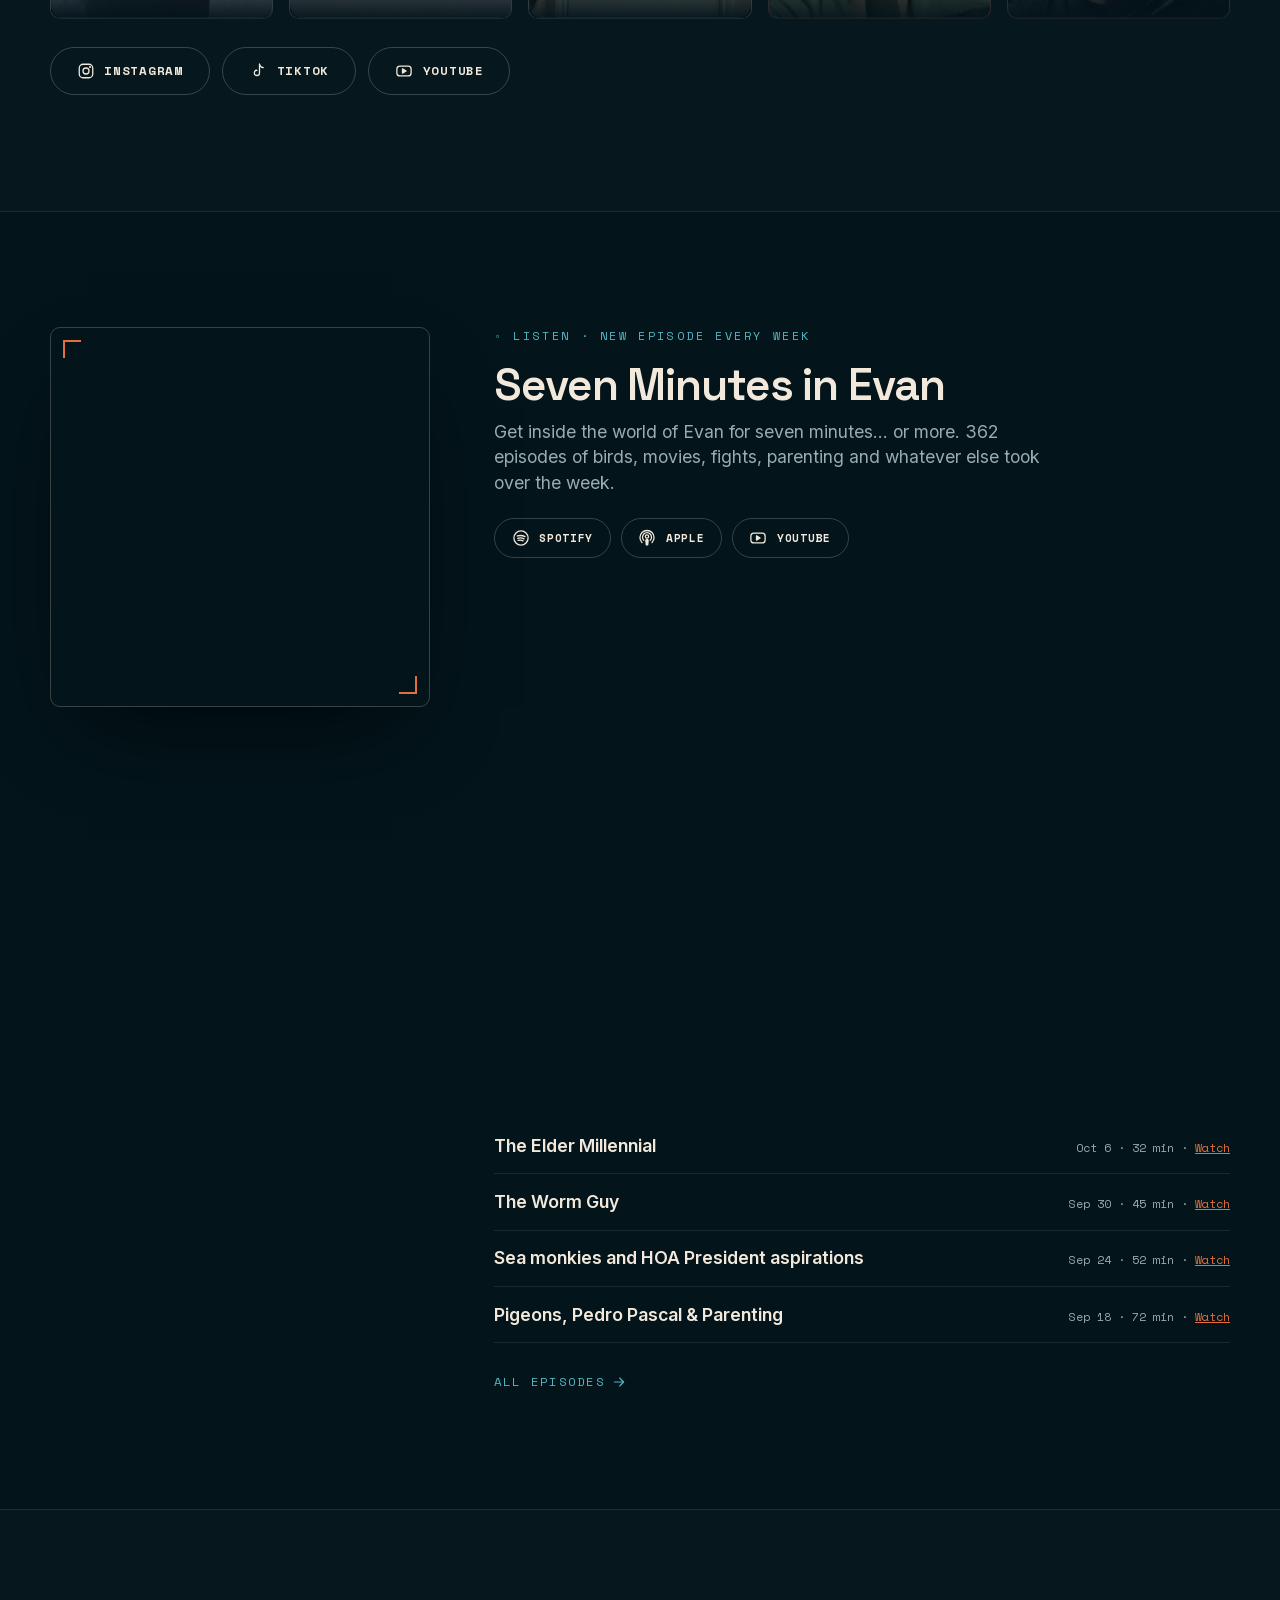
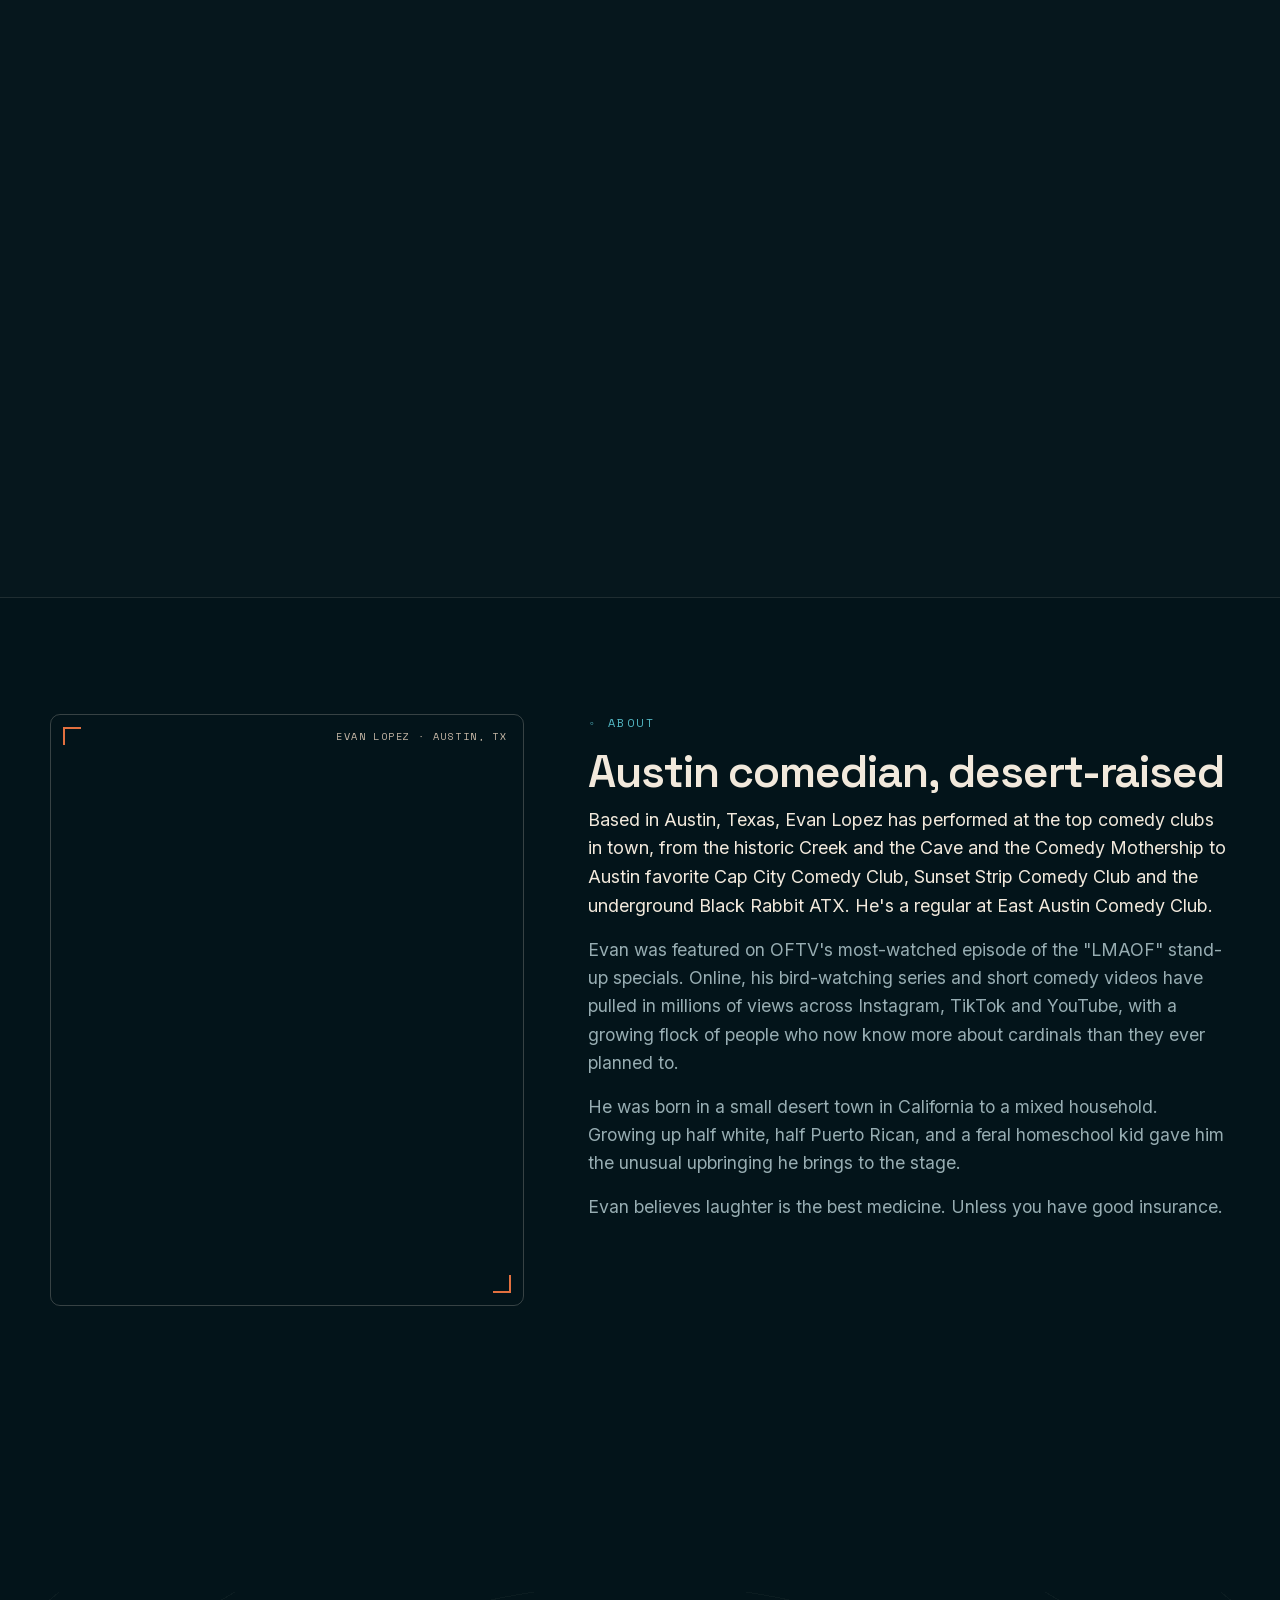
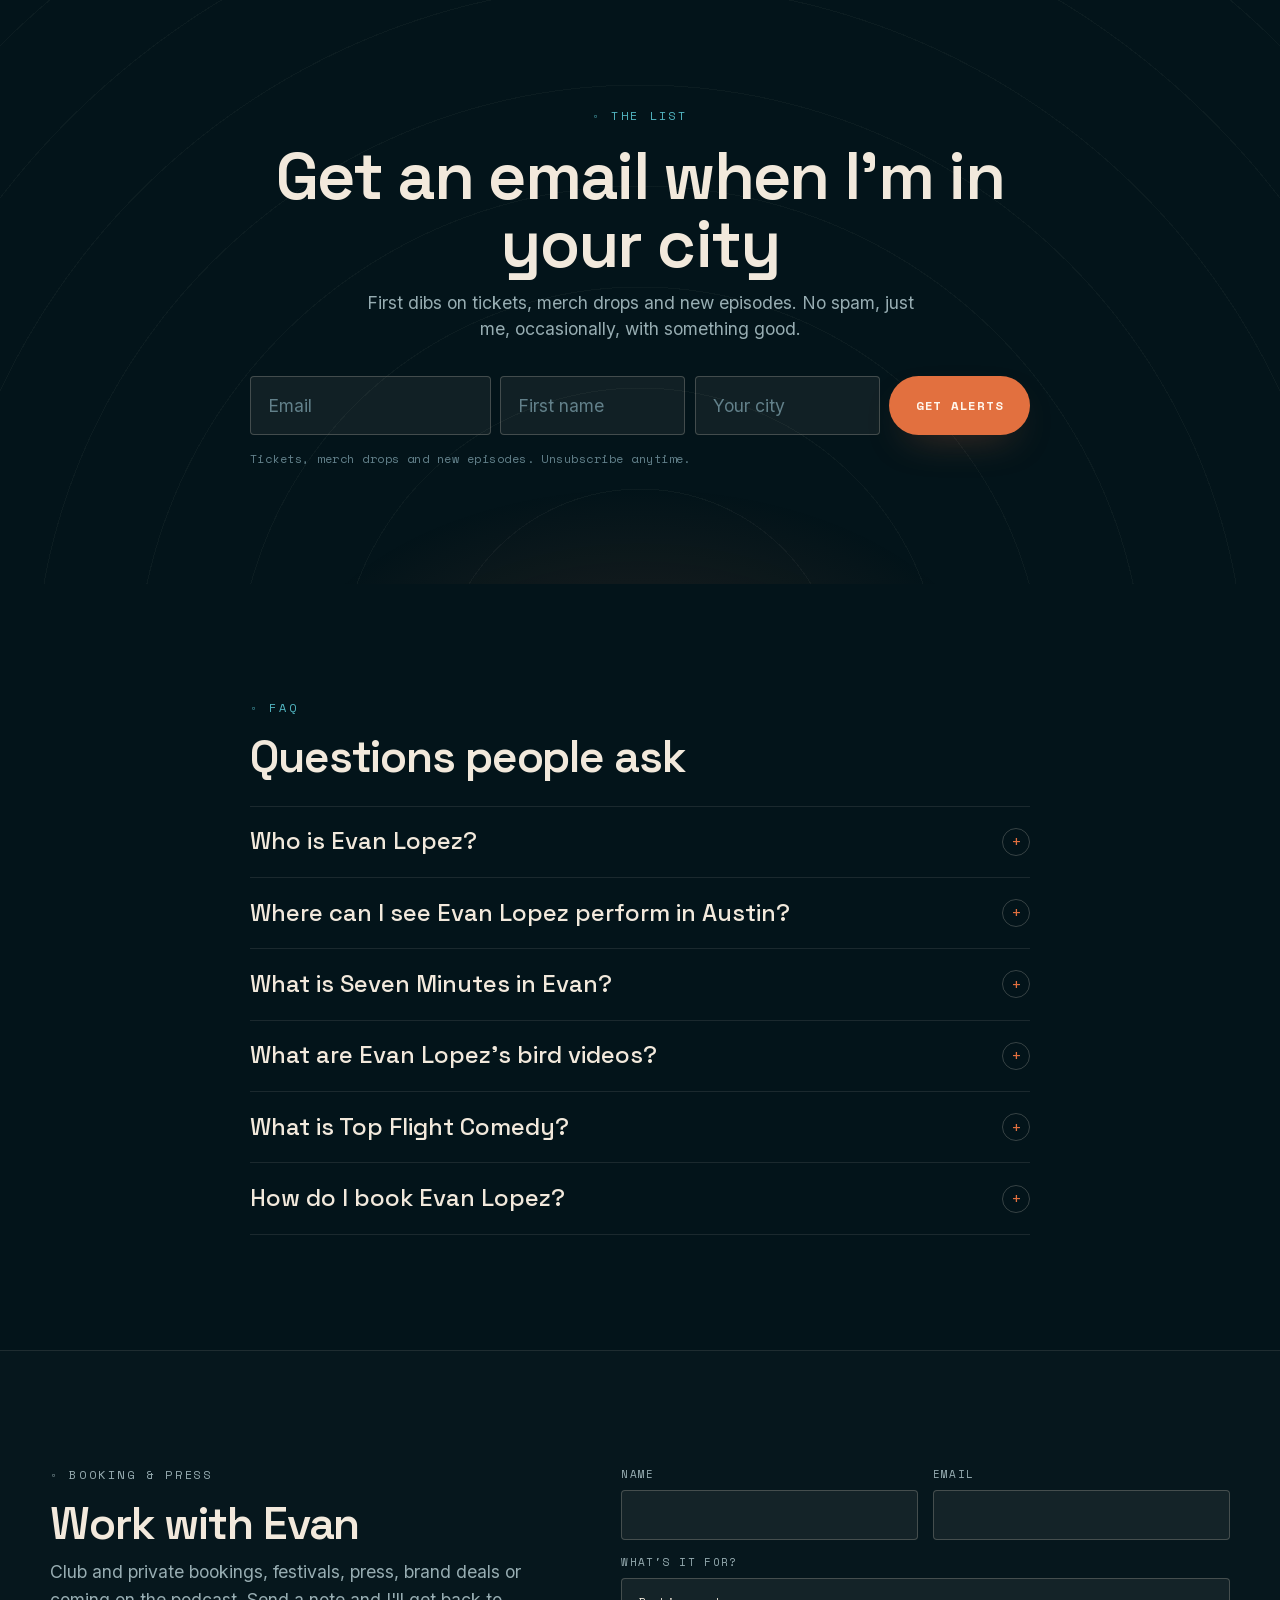
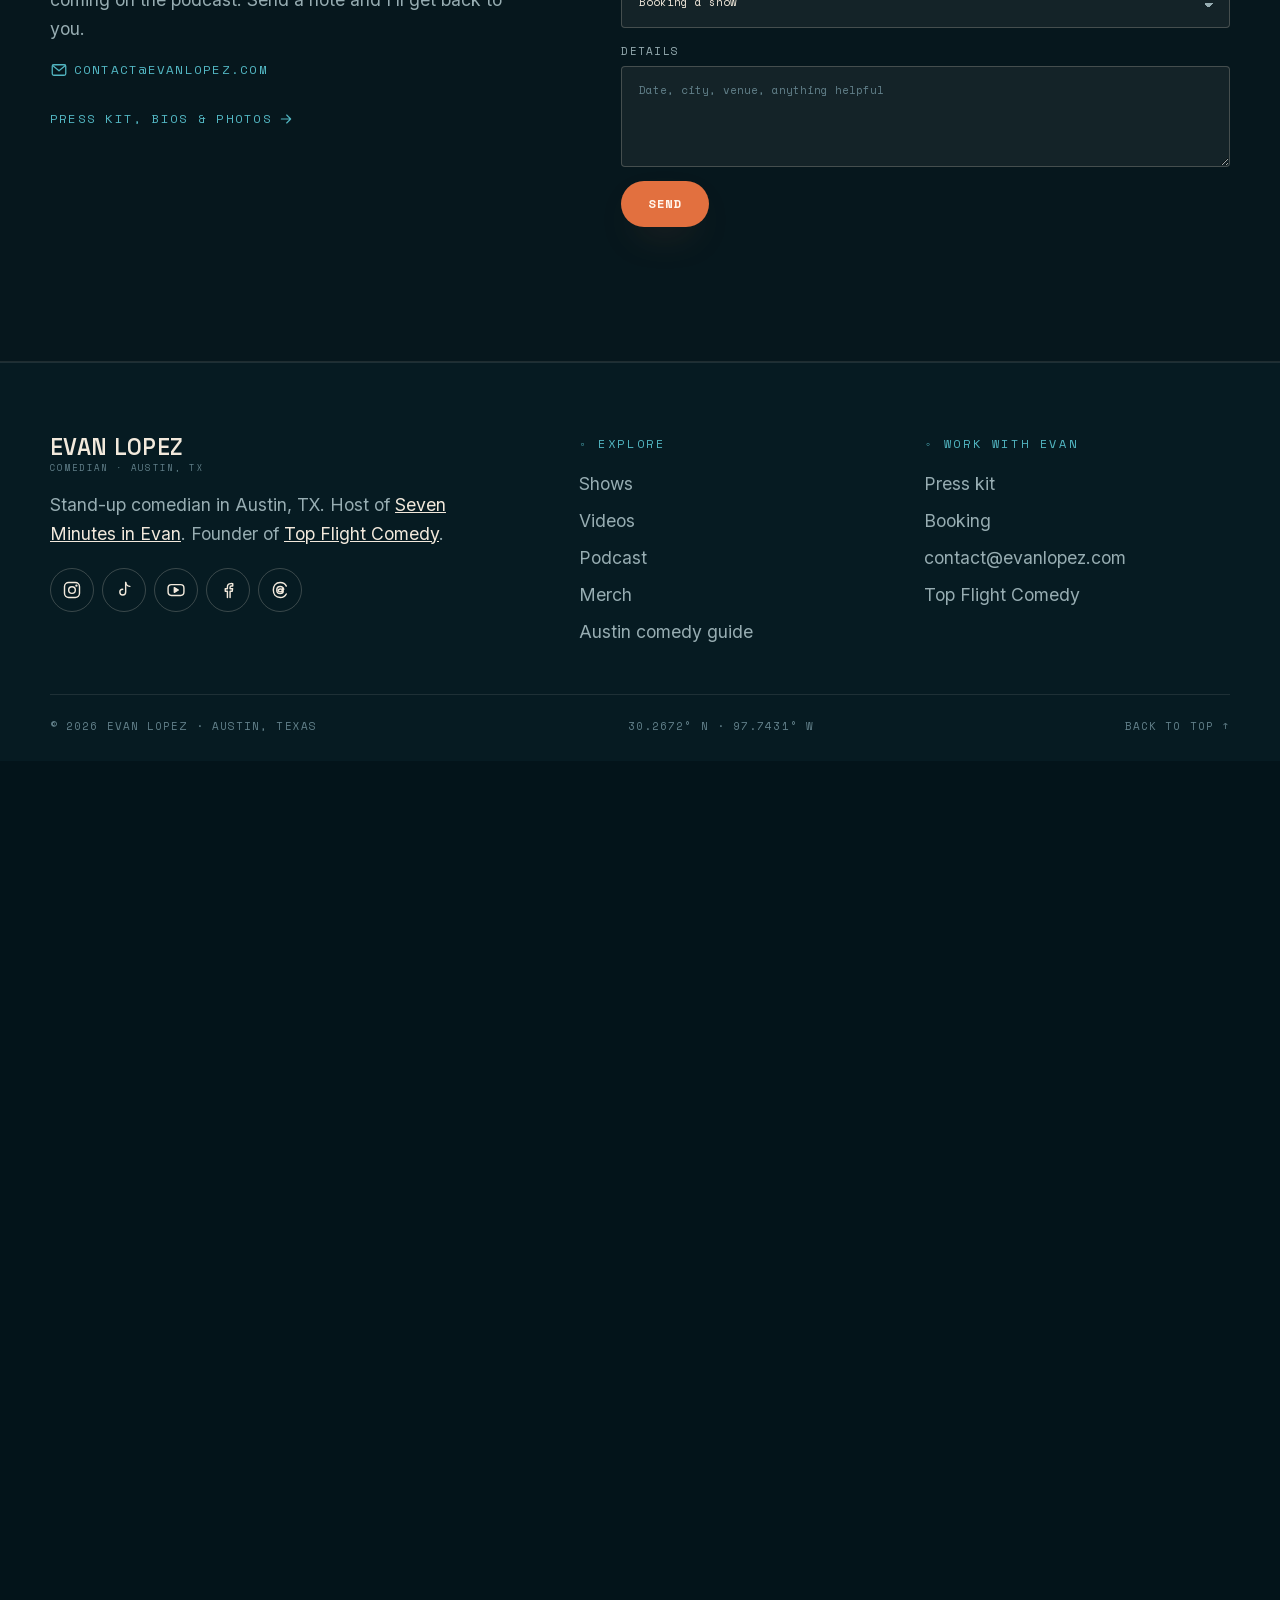
<file: contact/index.html>
<!DOCTYPE html><html lang="en"><head><meta charset="UTF-8"><title>Redirecting…</title>
<meta name="robots" content="noindex"><link rel="canonical" href="https://evanlopez.com/#book">
<meta http-equiv="refresh" content="0; url=/#book"></head><body><a href="/#book">Continue to evanlopez.com</a></body></html>
</file>
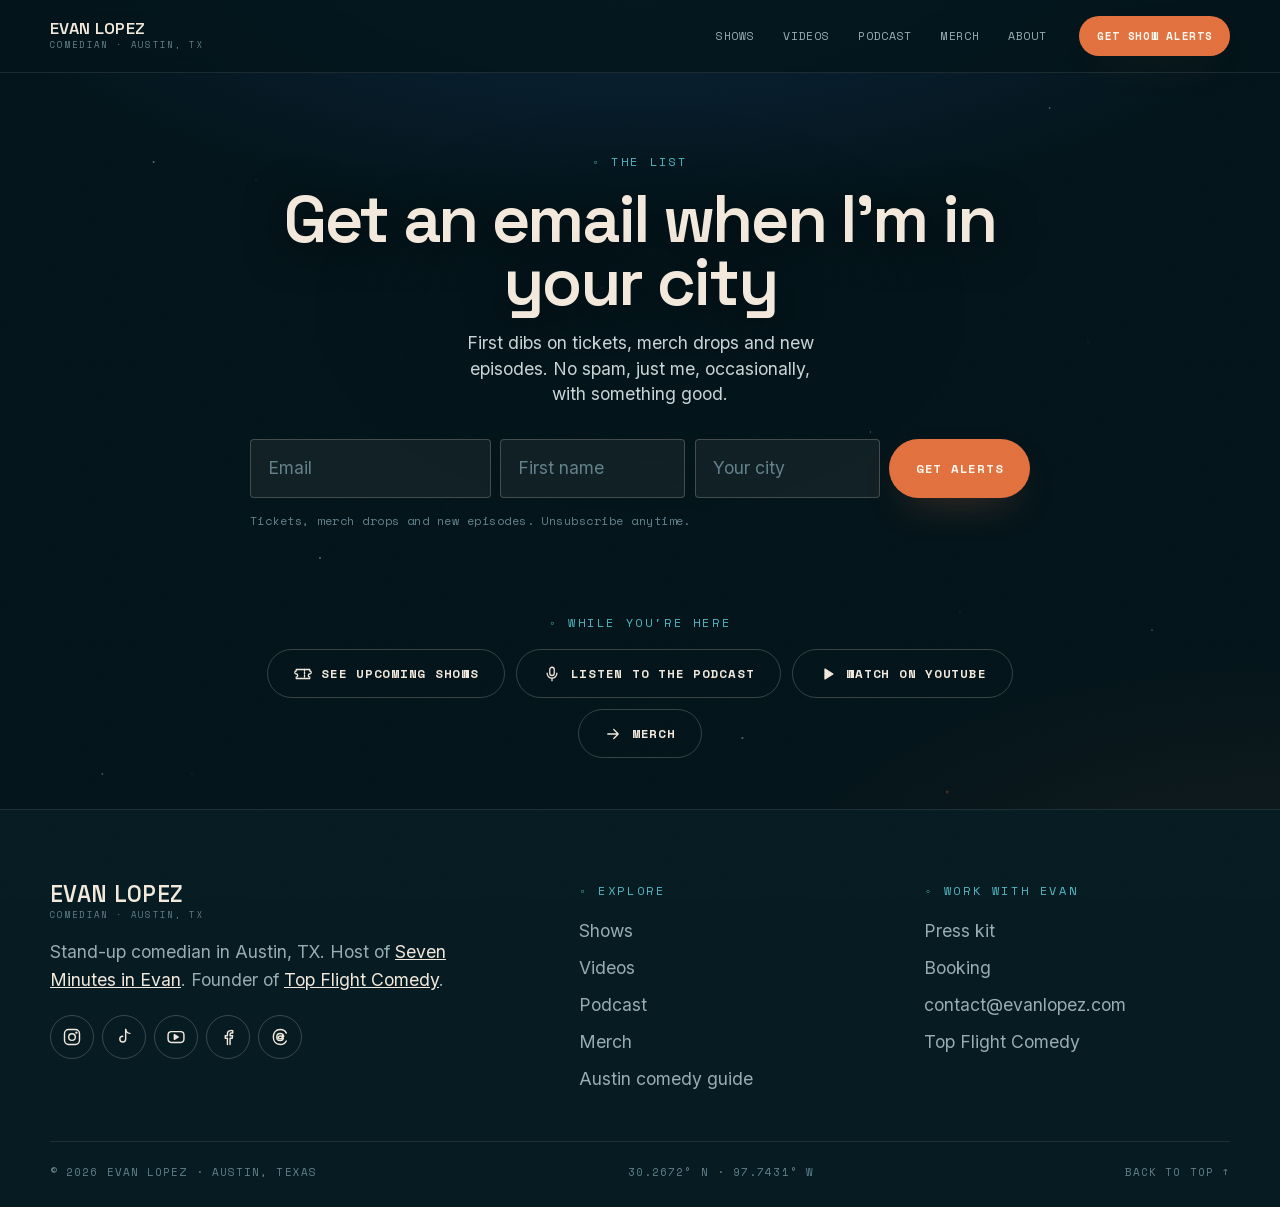
<file: join/index.html>
<!DOCTYPE html>
<html lang="en">
<head>
  <meta charset="UTF-8">
  <meta name="viewport" content="width=device-width, initial-scale=1">
  <title>Join Evan Lopez&#x27;s email list</title>
  <meta name="description" content="Get an email when Evan Lopez has a show in your city, plus new podcast episodes and what he&#x27;s working on.">
  <meta name="robots" content="index, follow, max-image-preview:large">
  <link rel="canonical" href="https://evanlopez.com/join/">
  <meta name="theme-color" content="#03141a">
  <meta property="og:type" content="website">
  <meta property="og:site_name" content="Evan Lopez">
  <meta property="og:title" content="Join Evan Lopez&#x27;s email list">
  <meta property="og:description" content="Get an email when Evan Lopez has a show in your city, plus new podcast episodes and what he&#x27;s working on.">
  <meta property="og:url" content="https://evanlopez.com/join/">
  <meta property="og:image" content="https://evanlopez.com/assets/og-image.jpg">
  <meta property="og:image:width" content="1200">
  <meta property="og:image:height" content="630">
  <meta property="og:image:alt" content="Evan Lopez, stand-up comedian in Austin, Texas">
  <meta name="twitter:card" content="summary_large_image">
  <link rel="icon" href="/assets/favicon-64.png" sizes="64x64" type="image/png">
  <link rel="icon" href="/assets/favicon.svg" type="image/svg+xml">
  <link rel="apple-touch-icon" href="/assets/apple-touch-icon.png">
  <link rel="manifest" href="/site.webmanifest">
  <link rel="preload" href="/assets/fonts/space-grotesk-500-700.woff2" as="font" type="font/woff2" crossorigin>
  <link rel="preload" href="/assets/fonts/inter-400-600.woff2" as="font" type="font/woff2" crossorigin>
  <link rel="stylesheet" href="/css/styles.css?v=19">
  <script type="application/ld+json">{"@context":"https://schema.org","@type":"BreadcrumbList","itemListElement":[{"@type":"ListItem","position":1,"name":"Home","item":"https://evanlopez.com/"},{"@type":"ListItem","position":2,"name":"Join the list","item":"https://evanlopez.com/join/"}]}</script>
</head>
<body id="top">
  <div class="starlayer" aria-hidden="true"></div>
  <a class="skip" href="#main">Skip to content</a>
  <header class="site-header">
    <div class="wrap header-inner">
      <a class="brand" href="/" aria-label="Evan Lopez home"><span><b>Evan Lopez</b><small>Comedian · Austin, TX</small></span></a>
      <nav class="nav" aria-label="Main">
        <ul id="nav-list"><li><a href="/#shows">Shows</a></li><li><a href="/#videos">Videos</a></li><li><a href="/#podcast">Podcast</a></li><li><a href="/#merch">Merch</a></li><li><a href="/#about">About</a></li><li class="nav-social"><ul class="socials socials-sm"><li><a href="https://www.instagram.com/iamevanlopez" target="_blank" rel="noopener me" aria-label="Instagram @iamevanlopez"><svg class="ico" width="20" height="20" viewBox="0 0 24 24" fill="none" stroke="currentColor" stroke-width="1.7" stroke-linecap="round" stroke-linejoin="round" aria-hidden="true"><rect x="3" y="3" width="18" height="18" rx="5"/><circle cx="12" cy="12" r="4"/><circle cx="17.3" cy="6.7" r=".6" fill="currentColor"/></svg></a></li><li><a href="https://www.tiktok.com/@iamevanlopez" target="_blank" rel="noopener me" aria-label="TikTok @iamevanlopez"><svg class="ico" width="20" height="20" viewBox="0 0 24 24" fill="none" stroke="currentColor" stroke-width="1.7" stroke-linecap="round" stroke-linejoin="round" aria-hidden="true"><path d="M14 3v11.5a3.5 3.5 0 1 1-3.5-3.5"/><path d="M14 3c.4 2.6 2.2 4.4 5 4.6"/></svg></a></li><li><a href="https://www.youtube.com/@EvanLopez" target="_blank" rel="noopener me" aria-label="YouTube @EvanLopez"><svg class="ico" width="20" height="20" viewBox="0 0 24 24" fill="none" stroke="currentColor" stroke-width="1.7" stroke-linecap="round" stroke-linejoin="round" aria-hidden="true"><rect x="2.5" y="5.5" width="19" height="13" rx="4"/><path d="M10 9.2v5.6l4.8-2.8z" fill="currentColor"/></svg></a></li><li><a href="https://www.facebook.com/EvanLopezComedy" target="_blank" rel="noopener me" aria-label="Facebook EvanLopezComedy"><svg class="ico" width="20" height="20" viewBox="0 0 24 24" fill="none" stroke="currentColor" stroke-width="1.7" stroke-linecap="round" stroke-linejoin="round" aria-hidden="true"><path d="M14.5 21v-7.5h2.6l.4-3h-3V8.6c0-.9.3-1.5 1.6-1.5h1.6V4.4a21 21 0 0 0-2.4-.1c-2.4 0-4 1.4-4 4.1v2.1H8.7v3h2.6V21"/></svg></a></li><li><a href="https://www.threads.com/@iamevanlopez" target="_blank" rel="noopener me" aria-label="Threads @iamevanlopez"><svg class="ico" width="20" height="20" viewBox="0 0 24 24" fill="none" stroke="currentColor" stroke-width="1.7" stroke-linecap="round" stroke-linejoin="round" aria-hidden="true"><path d="M16.5 11.2c-.4-2.3-2-3.5-4.3-3.5-2.6 0-4.1 1.8-4.1 4.3s1.6 4.3 4.1 4.3c2 0 3.7-1.1 3.7-3 0-1.6-1.4-2.5-3.3-2.5-1.5 0-2.6.7-2.6 1.8 0 1 .9 1.6 2 1.6 2.5 0 3.4-2.3 3.4-4.9"/><path d="M19.6 7.3C18.3 4.6 15.6 3 12.2 3 6.9 3 4 6.8 4 12s2.9 9 8.2 9c3.3 0 6-1.5 7.3-4.2"/></svg></a></li></ul></li></ul>
      </nav>
      <a class="btn btn-primary btn-sm header-cta" href="/#alerts"><span class="lbl-lg">Get show alerts</span><span class="lbl-sm">Alerts</span></a>
      <button class="menu-btn" aria-expanded="false" aria-controls="nav-list" aria-label="Menu"><span></span><span></span></button>
    </div>
  </header>
  <main id="main">

    <section class="hero hero-sub join"><div class="wrap narrow center">
      <p class="eyebrow">The list</p>
      <h1>Get an email when I&#x27;m in your city</h1>
      <p class="lede sm">First dibs on tickets, merch drops and new episodes. No spam, just me, occasionally, with something good.</p>
      <form class="signup" id="signup-join" data-endpoint="https://28b54265.sibforms.com/serve/[base64]?isAjax=1" data-ok="Almost there. Check your email and click the link to confirm.">
          <input type="text" name="email_address_check" value="" class="hp" tabindex="-1" autocomplete="off" aria-hidden="true">
          <input type="hidden" name="locale" value="en">
          <label class="sr" for="signup-join-email">Email</label>
          <input id="signup-join-email" type="email" name="EMAIL" placeholder="Email" autocomplete="email" required>
          <label class="sr" for="signup-join-name">First name</label>
          <input id="signup-join-name" type="text" name="FIRSTNAME" placeholder="First name" autocomplete="given-name" maxlength="200">
          <label class="sr" for="signup-join-city">City</label>
          <input id="signup-join-city" type="text" name="CITY" placeholder="Your city" autocomplete="address-level2" maxlength="200" required>
          <button class="btn btn-primary" type="submit">Get alerts</button>
          <p class="form-note" role="status">Tickets, merch drops and new episodes. Unsubscribe anytime.</p>
        </form>
    </div></section>
    <section class="section tight"><div class="wrap narrow center">
      <p class="eyebrow">While you're here</p>
      <div class="join-links"><a class="btn btn-ghost" href="/#shows"><svg class="ico" width="18" height="18" viewBox="0 0 24 24" fill="none" stroke="currentColor" stroke-width="1.7" stroke-linecap="round" stroke-linejoin="round" aria-hidden="true"><path d="M3 8a2 2 0 0 0 0 4v0a2 2 0 0 1 0 4v2h18v-2a2 2 0 0 1 0-4 2 2 0 0 0 0-4V6H3z"/><path d="M14 6v12" stroke-dasharray="2 2"/></svg> See upcoming shows</a><a class="btn btn-ghost" href="/podcast/"><svg class="ico" width="18" height="18" viewBox="0 0 24 24" fill="none" stroke="currentColor" stroke-width="1.7" stroke-linecap="round" stroke-linejoin="round" aria-hidden="true"><rect x="9" y="3" width="6" height="11" rx="3"/><path d="M5.5 11a6.5 6.5 0 0 0 13 0M12 17.5V21"/></svg> Listen to the podcast</a><a class="btn btn-ghost" href="https://www.youtube.com/@EvanLopez" target="_blank" rel="noopener"><svg class="ico" width="18" height="18" viewBox="0 0 24 24" fill="none" stroke="currentColor" stroke-width="1.7" stroke-linecap="round" stroke-linejoin="round" aria-hidden="true"><path d="M8 5.5v13l10.5-6.5z" fill="currentColor"/></svg> Watch on YouTube</a><a class="btn btn-ghost" href="/#merch"><svg class="ico" width="18" height="18" viewBox="0 0 24 24" fill="none" stroke="currentColor" stroke-width="1.7" stroke-linecap="round" stroke-linejoin="round" aria-hidden="true"><path d="M5 12h14M13 6l6 6-6 6"/></svg> Merch</a></div>
    </div></section>
  </main>
  <footer class="site-footer">
    <div class="wrap footer-grid">
      <div>
        <a class="brand brand-lg" href="/"><span><b>Evan Lopez</b><small>Comedian · Austin, TX</small></span></a>
        <p class="muted">Stand-up comedian in Austin, TX. Host of <a href="/podcast/">Seven Minutes in Evan</a>. Founder of <a href="https://topflightcomedy.com/" target="_blank" rel="noopener">Top Flight Comedy</a>.</p>
        <ul class="socials"><li><a href="https://www.instagram.com/iamevanlopez" target="_blank" rel="noopener me" aria-label="Instagram @iamevanlopez"><svg class="ico" width="20" height="20" viewBox="0 0 24 24" fill="none" stroke="currentColor" stroke-width="1.7" stroke-linecap="round" stroke-linejoin="round" aria-hidden="true"><rect x="3" y="3" width="18" height="18" rx="5"/><circle cx="12" cy="12" r="4"/><circle cx="17.3" cy="6.7" r=".6" fill="currentColor"/></svg></a></li><li><a href="https://www.tiktok.com/@iamevanlopez" target="_blank" rel="noopener me" aria-label="TikTok @iamevanlopez"><svg class="ico" width="20" height="20" viewBox="0 0 24 24" fill="none" stroke="currentColor" stroke-width="1.7" stroke-linecap="round" stroke-linejoin="round" aria-hidden="true"><path d="M14 3v11.5a3.5 3.5 0 1 1-3.5-3.5"/><path d="M14 3c.4 2.6 2.2 4.4 5 4.6"/></svg></a></li><li><a href="https://www.youtube.com/@EvanLopez" target="_blank" rel="noopener me" aria-label="YouTube @EvanLopez"><svg class="ico" width="20" height="20" viewBox="0 0 24 24" fill="none" stroke="currentColor" stroke-width="1.7" stroke-linecap="round" stroke-linejoin="round" aria-hidden="true"><rect x="2.5" y="5.5" width="19" height="13" rx="4"/><path d="M10 9.2v5.6l4.8-2.8z" fill="currentColor"/></svg></a></li><li><a href="https://www.facebook.com/EvanLopezComedy" target="_blank" rel="noopener me" aria-label="Facebook EvanLopezComedy"><svg class="ico" width="20" height="20" viewBox="0 0 24 24" fill="none" stroke="currentColor" stroke-width="1.7" stroke-linecap="round" stroke-linejoin="round" aria-hidden="true"><path d="M14.5 21v-7.5h2.6l.4-3h-3V8.6c0-.9.3-1.5 1.6-1.5h1.6V4.4a21 21 0 0 0-2.4-.1c-2.4 0-4 1.4-4 4.1v2.1H8.7v3h2.6V21"/></svg></a></li><li><a href="https://www.threads.com/@iamevanlopez" target="_blank" rel="noopener me" aria-label="Threads @iamevanlopez"><svg class="ico" width="20" height="20" viewBox="0 0 24 24" fill="none" stroke="currentColor" stroke-width="1.7" stroke-linecap="round" stroke-linejoin="round" aria-hidden="true"><path d="M16.5 11.2c-.4-2.3-2-3.5-4.3-3.5-2.6 0-4.1 1.8-4.1 4.3s1.6 4.3 4.1 4.3c2 0 3.7-1.1 3.7-3 0-1.6-1.4-2.5-3.3-2.5-1.5 0-2.6.7-2.6 1.8 0 1 .9 1.6 2 1.6 2.5 0 3.4-2.3 3.4-4.9"/><path d="M19.6 7.3C18.3 4.6 15.6 3 12.2 3 6.9 3 4 6.8 4 12s2.9 9 8.2 9c3.3 0 6-1.5 7.3-4.2"/></svg></a></li></ul>
      </div>
      <div>
        <p class="kicker">Explore</p>
        <ul class="flist"><li><a href="/#shows">Shows</a></li><li><a href="/#videos">Videos</a></li><li><a href="/podcast/">Podcast</a></li><li><a href="/#merch">Merch</a></li><li><a href="/austin-comedy/">Austin comedy guide</a></li></ul>
      </div>
      <div>
        <p class="kicker">Work with Evan</p>
        <ul class="flist"><li><a href="/press/">Press kit</a></li><li><a href="/#book">Booking</a></li><li><a href="mailto:contact@evanlopez.com">contact@evanlopez.com</a></li><li><a href="https://topflightcomedy.com/" target="_blank" rel="noopener">Top Flight Comedy</a></li></ul>
      </div>
    </div>
    <div class="wrap footer-base"><span>© <span data-year>2026</span> Evan Lopez · Austin, Texas</span><span class="coords">30.2672° N · 97.7431° W</span><a href="#top">Back to top ↑</a></div>
  </footer>
  <script src="/js/main.js?v=19" defer></script>
</body>
</html>
</file>
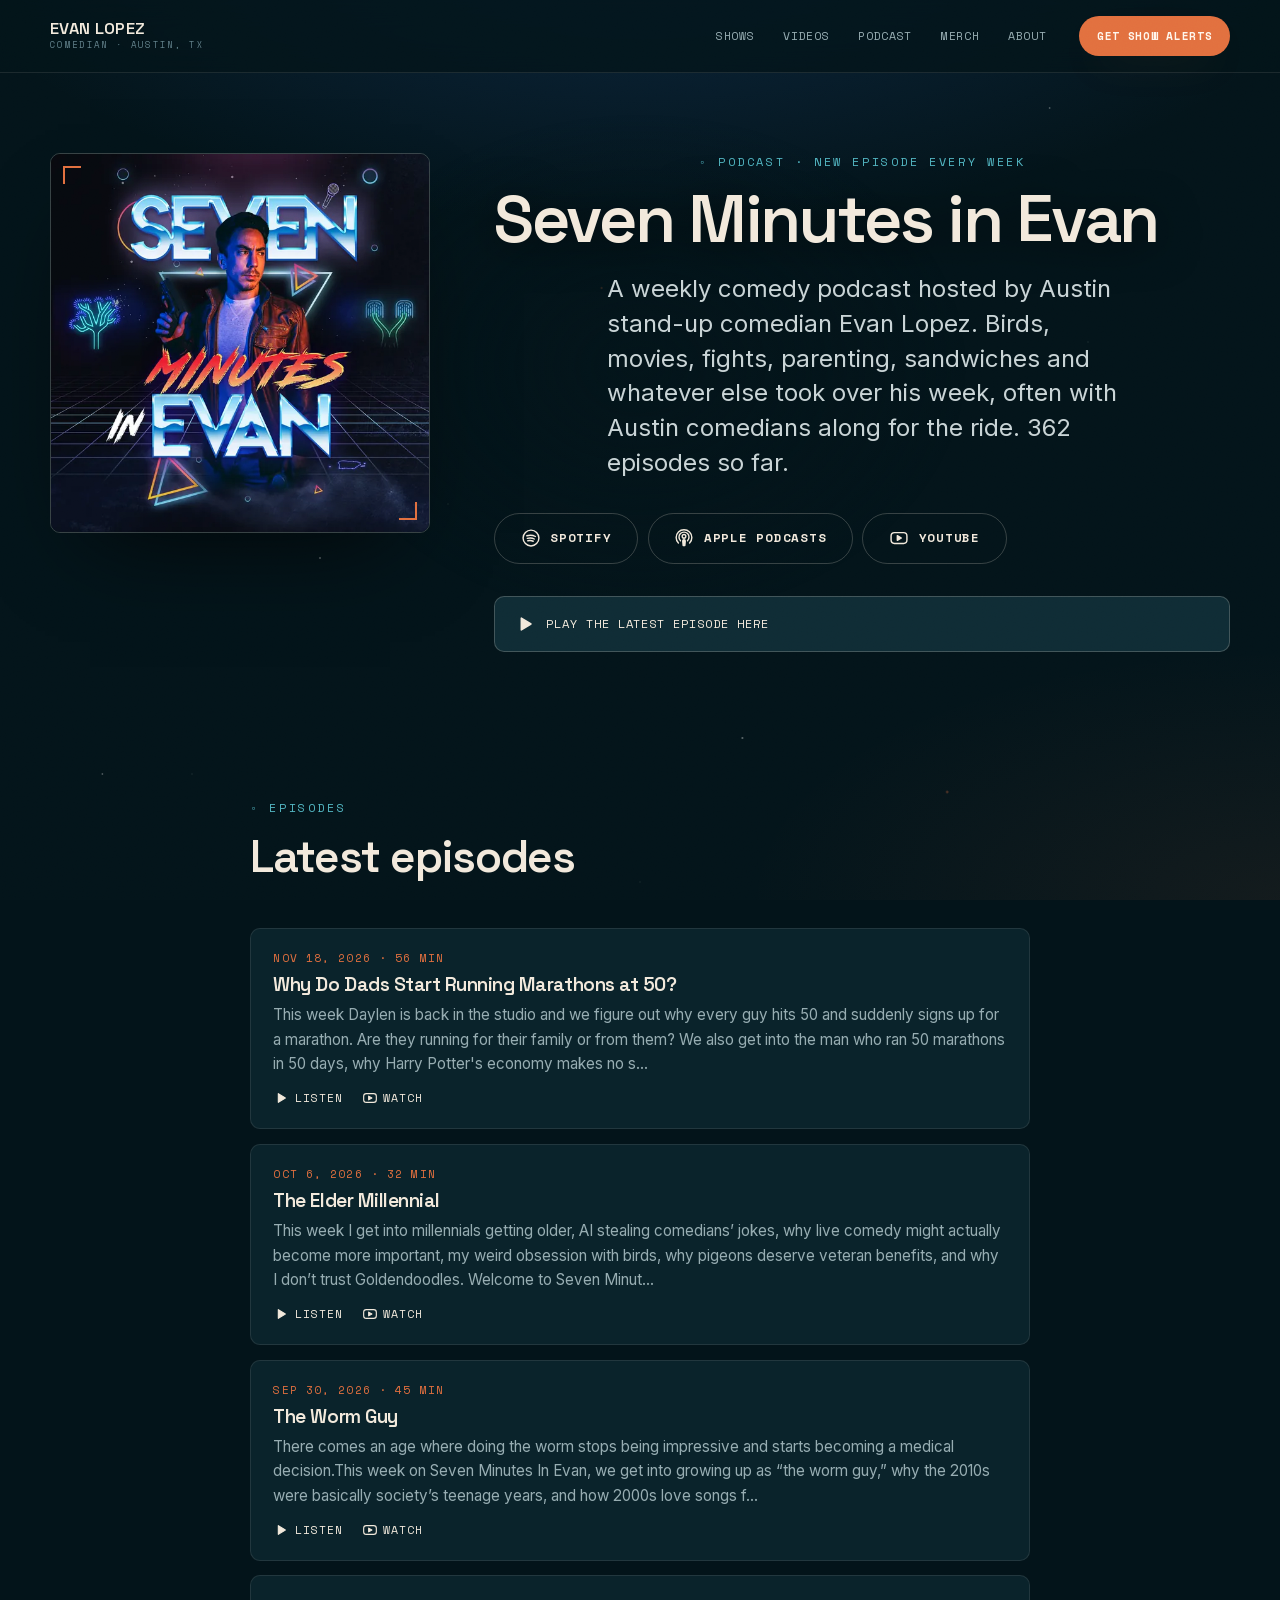
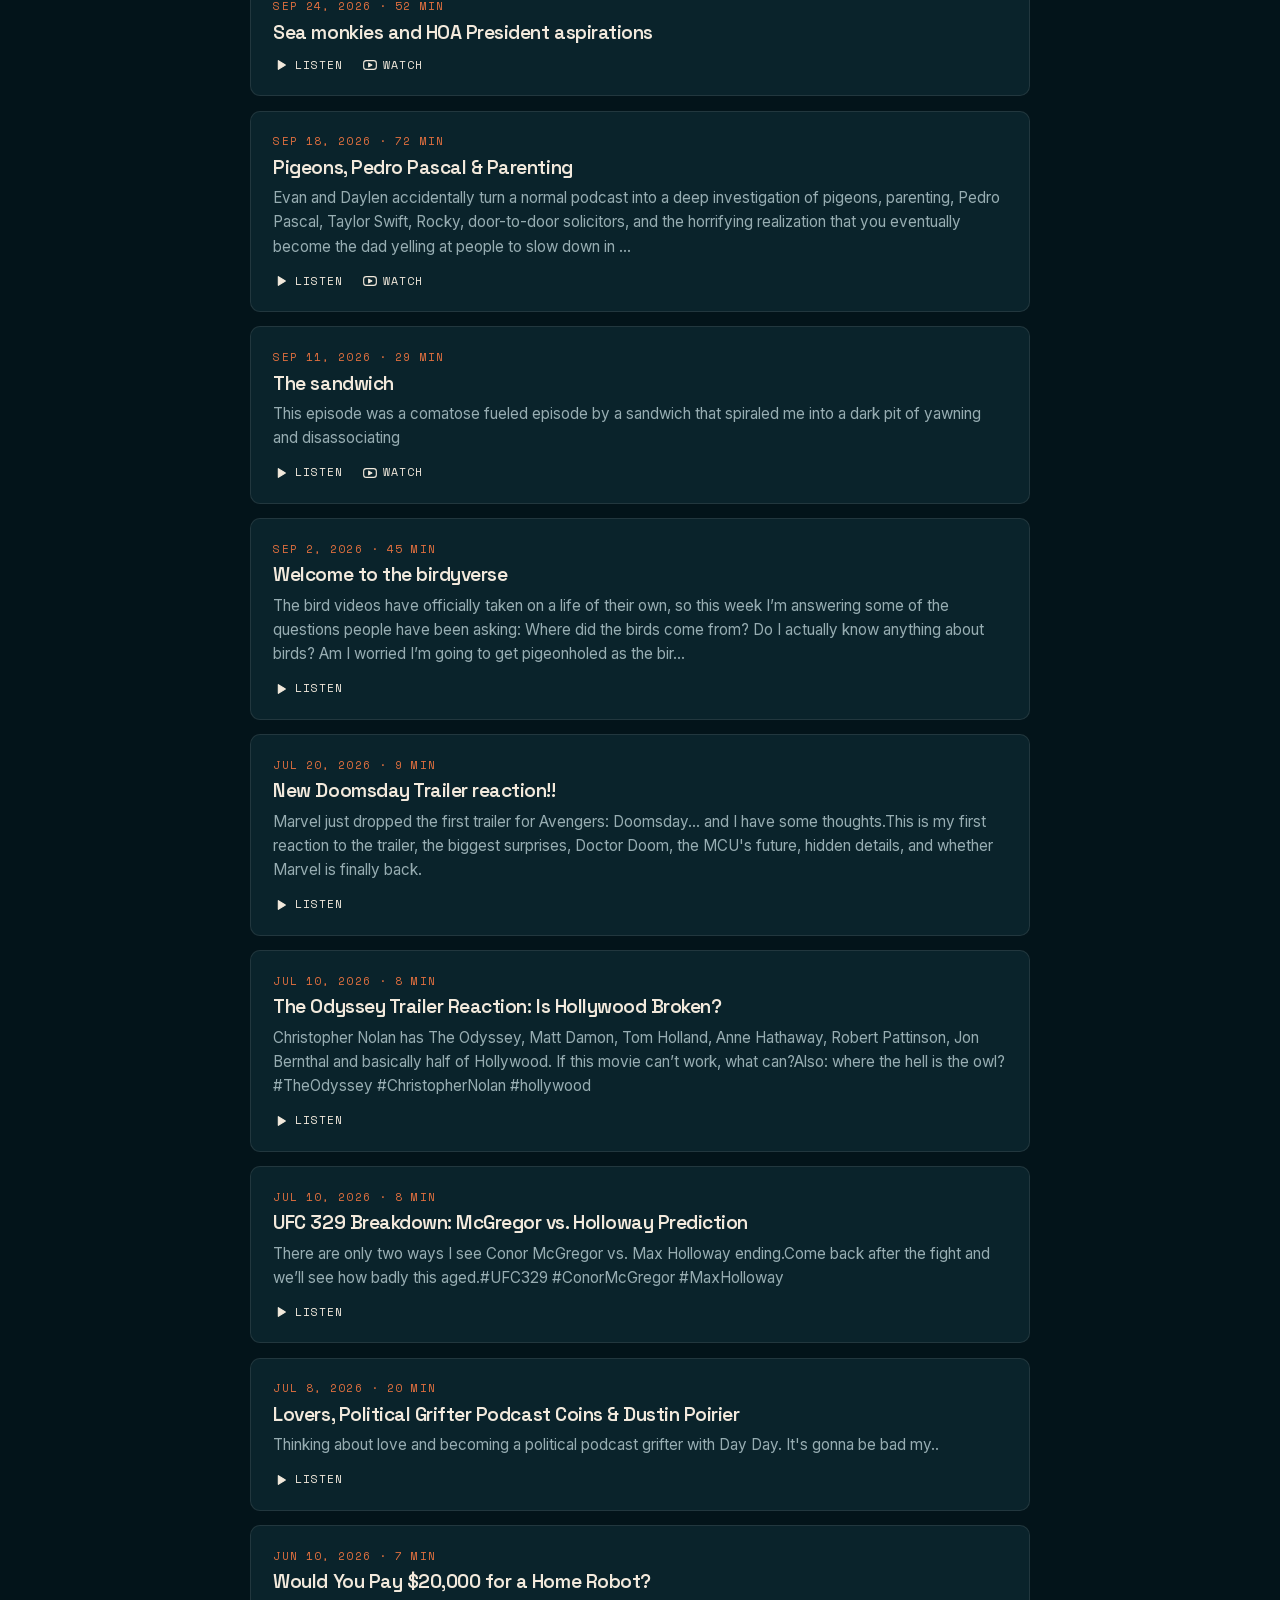
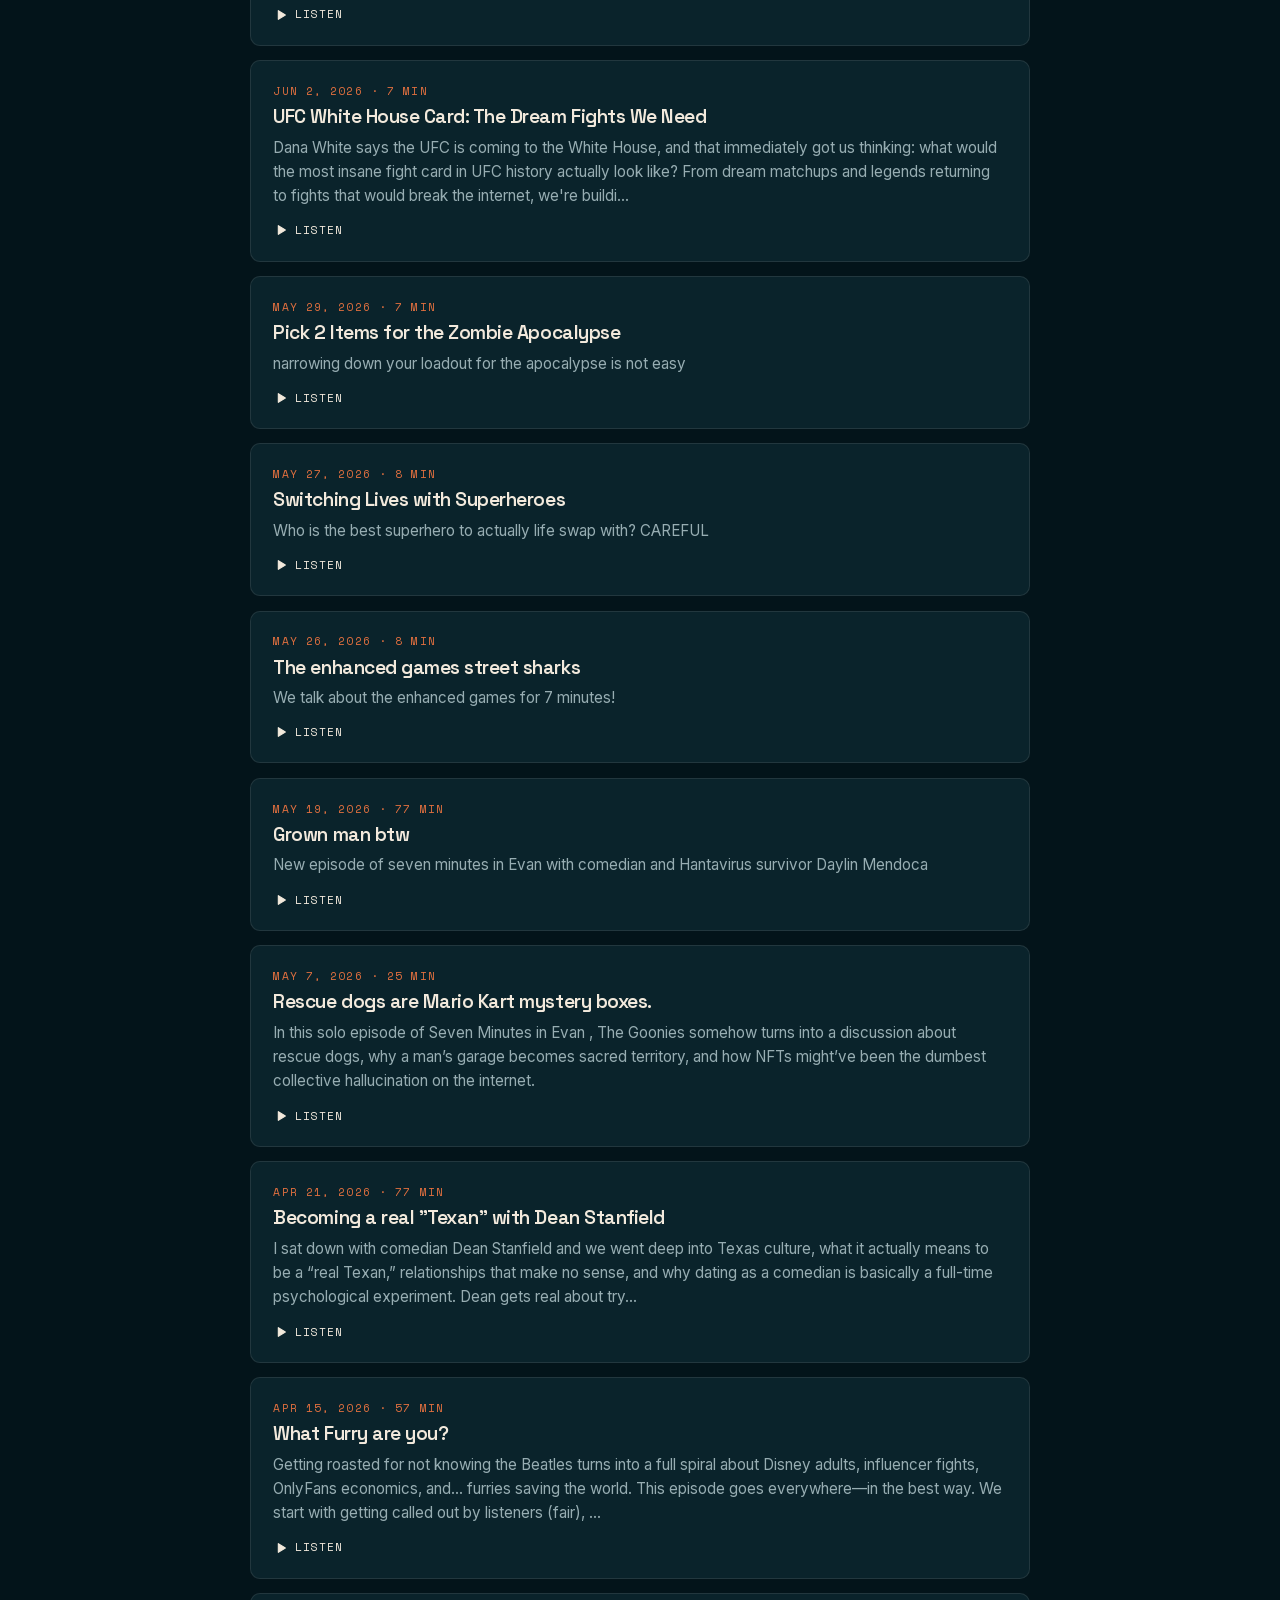
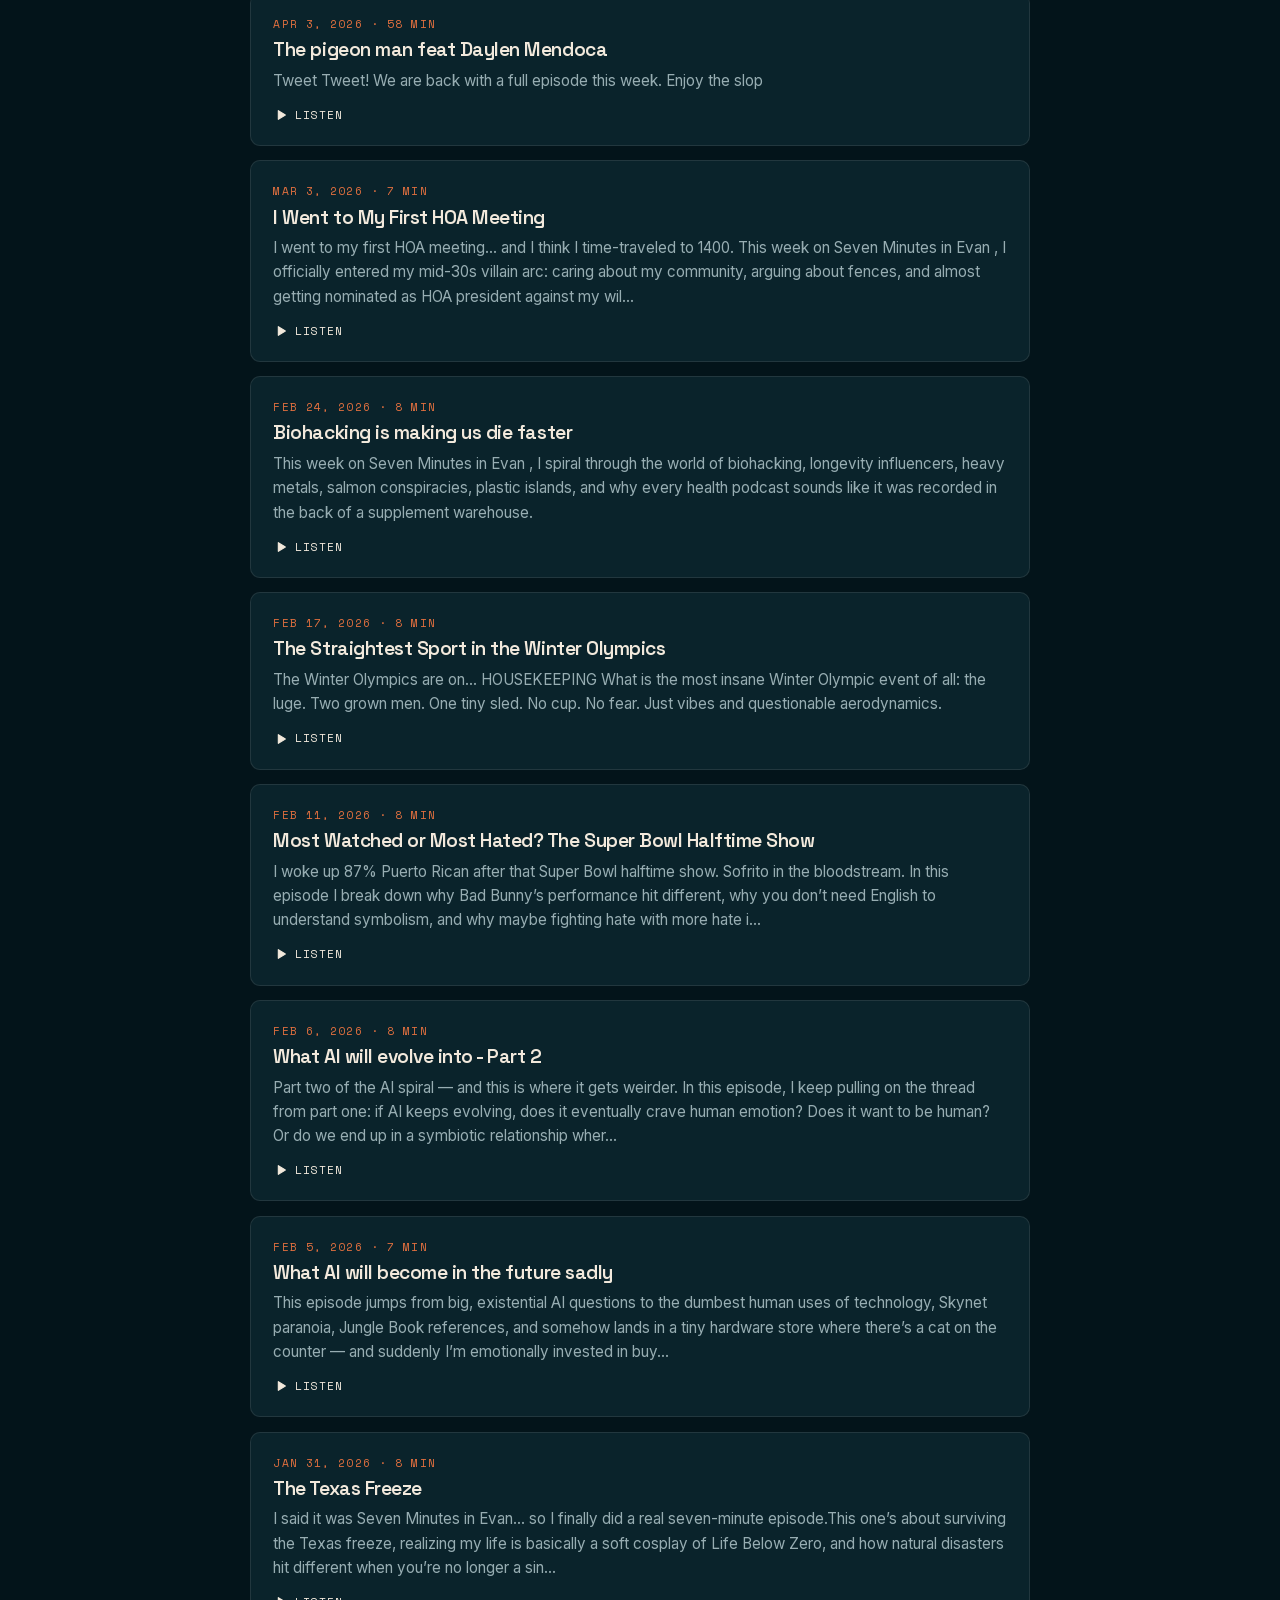
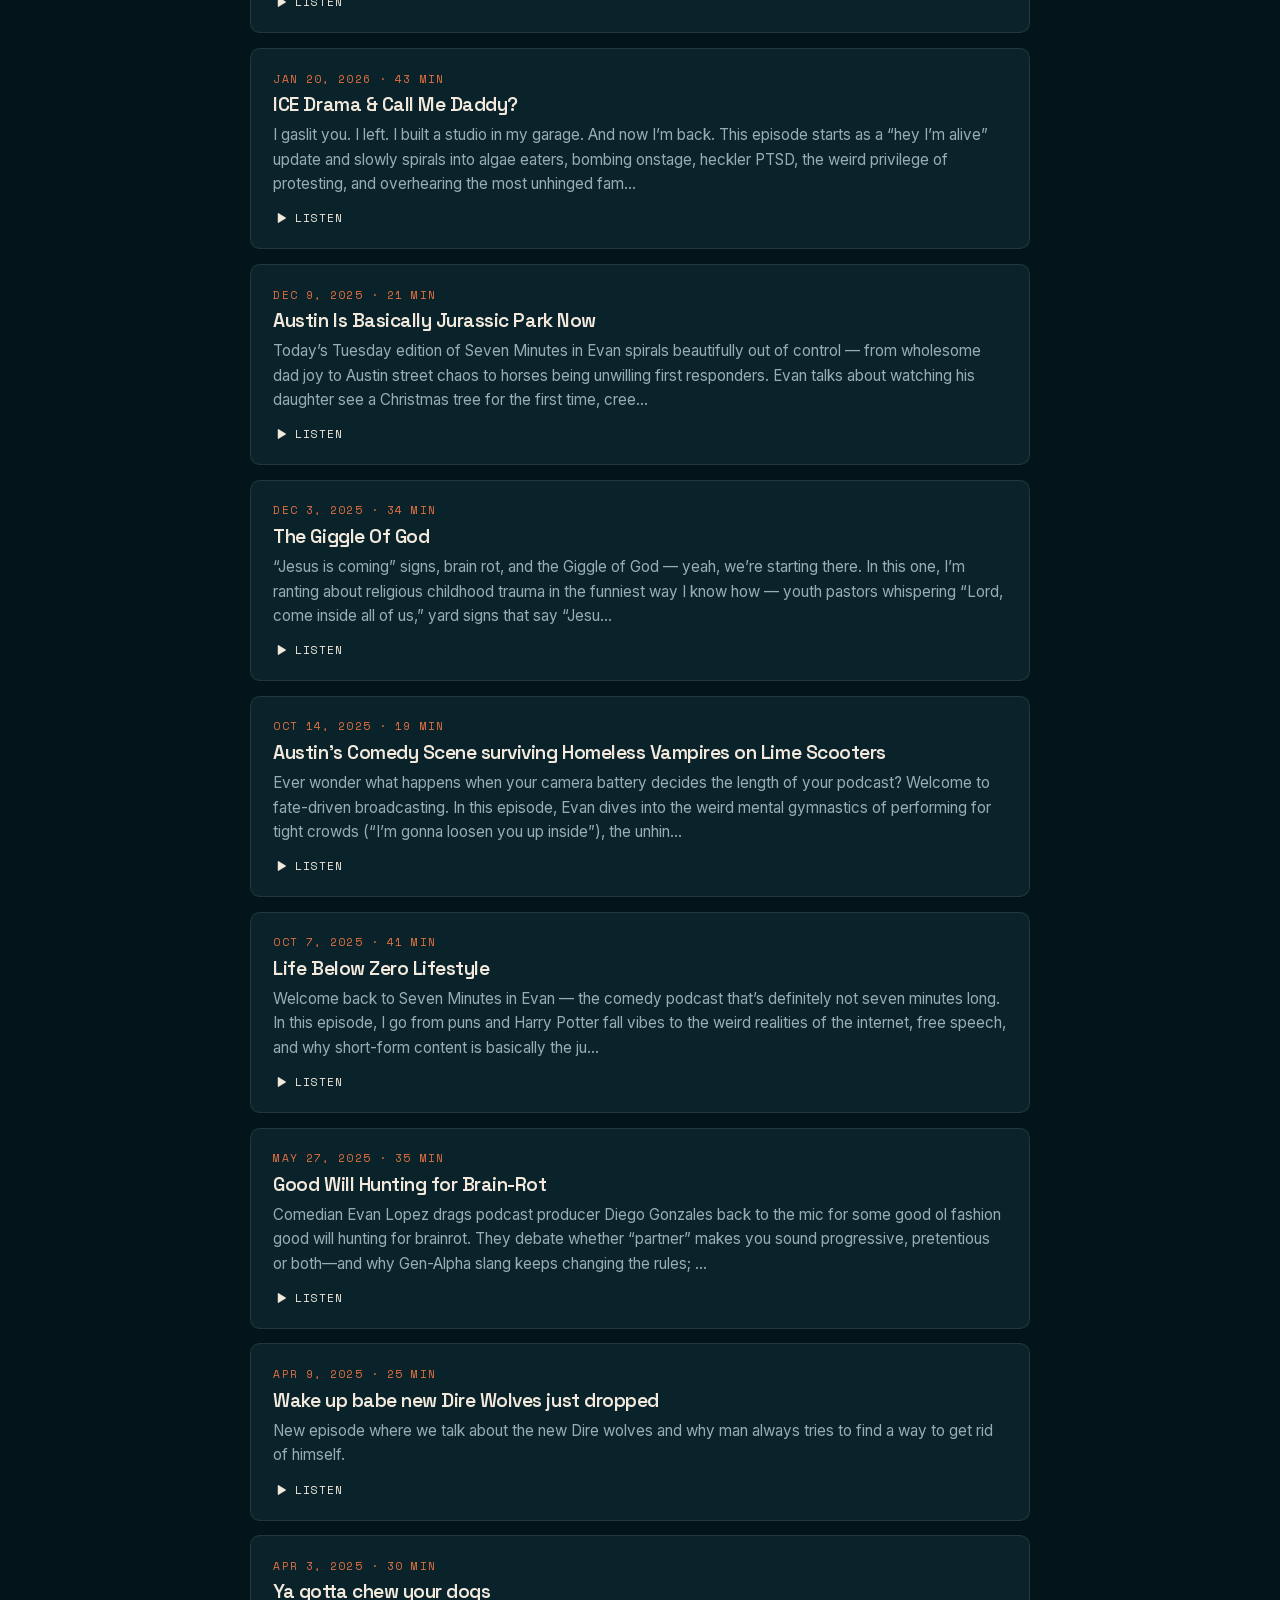
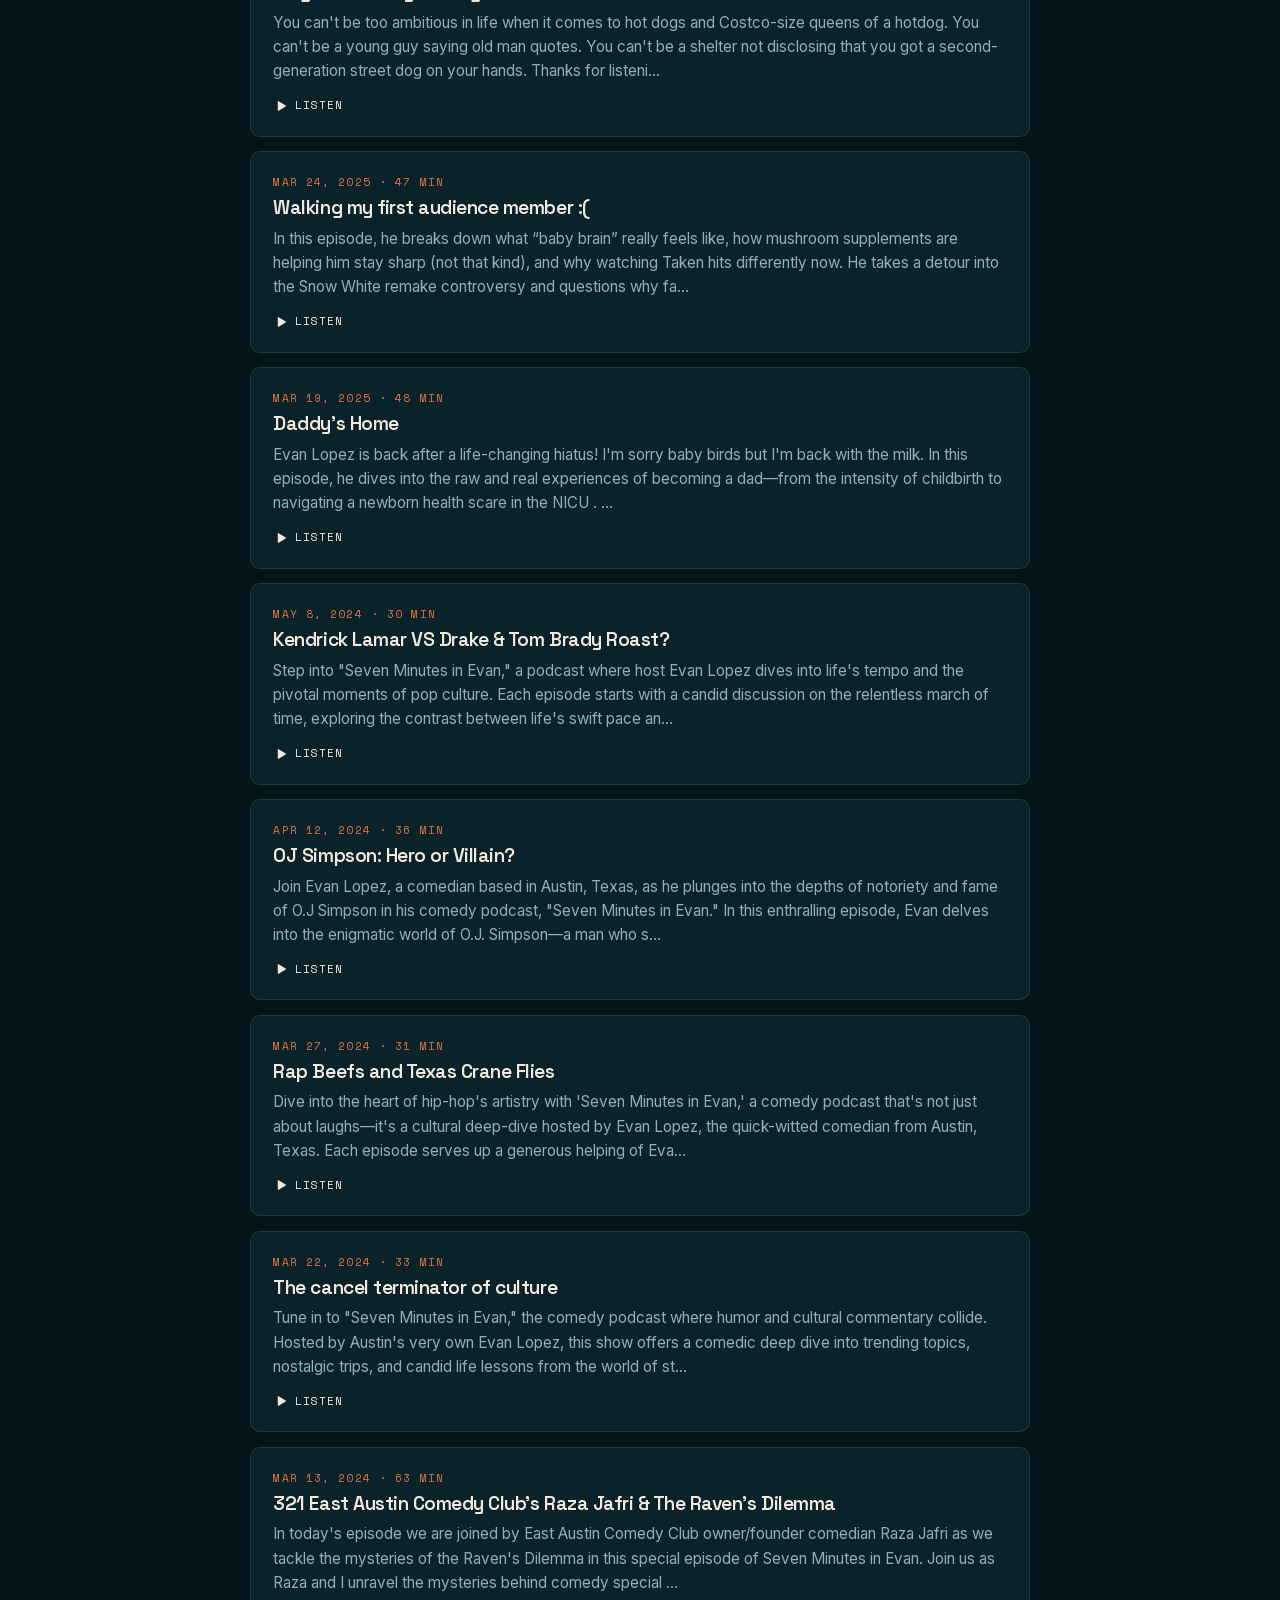
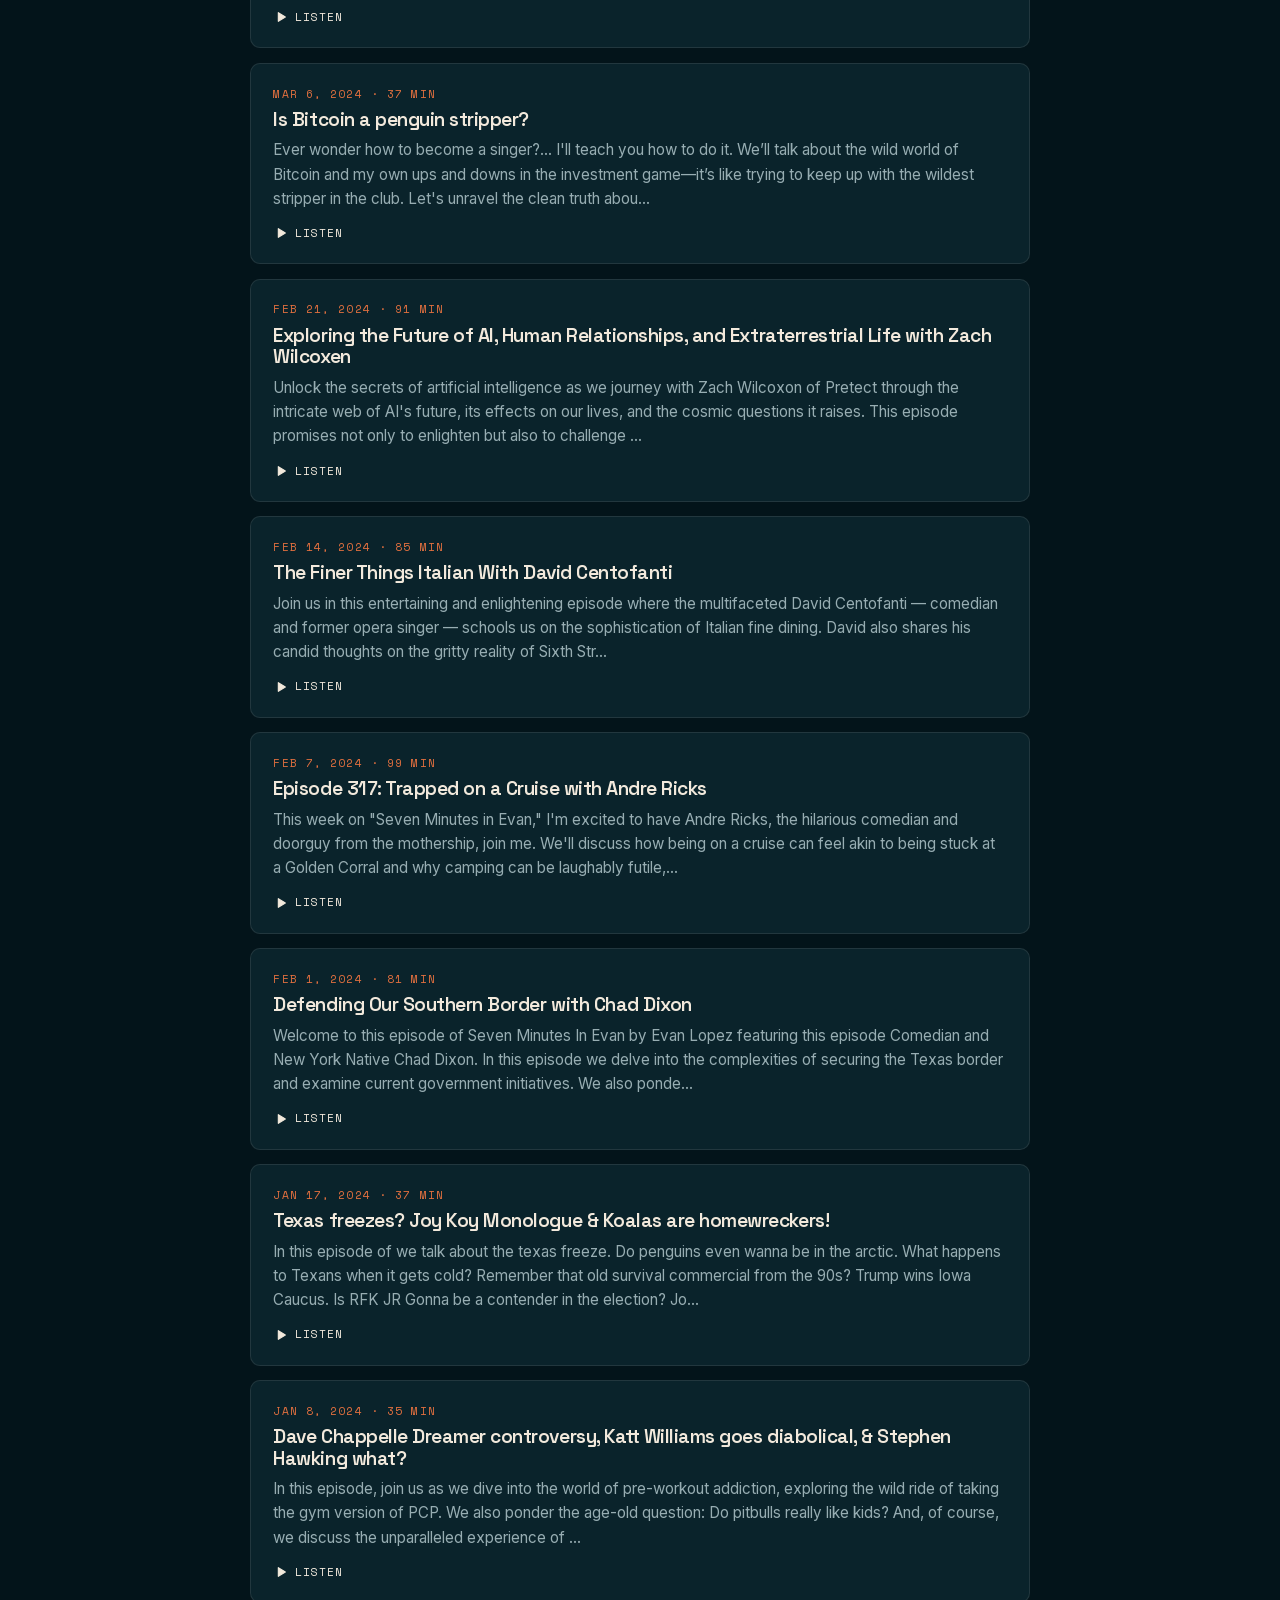
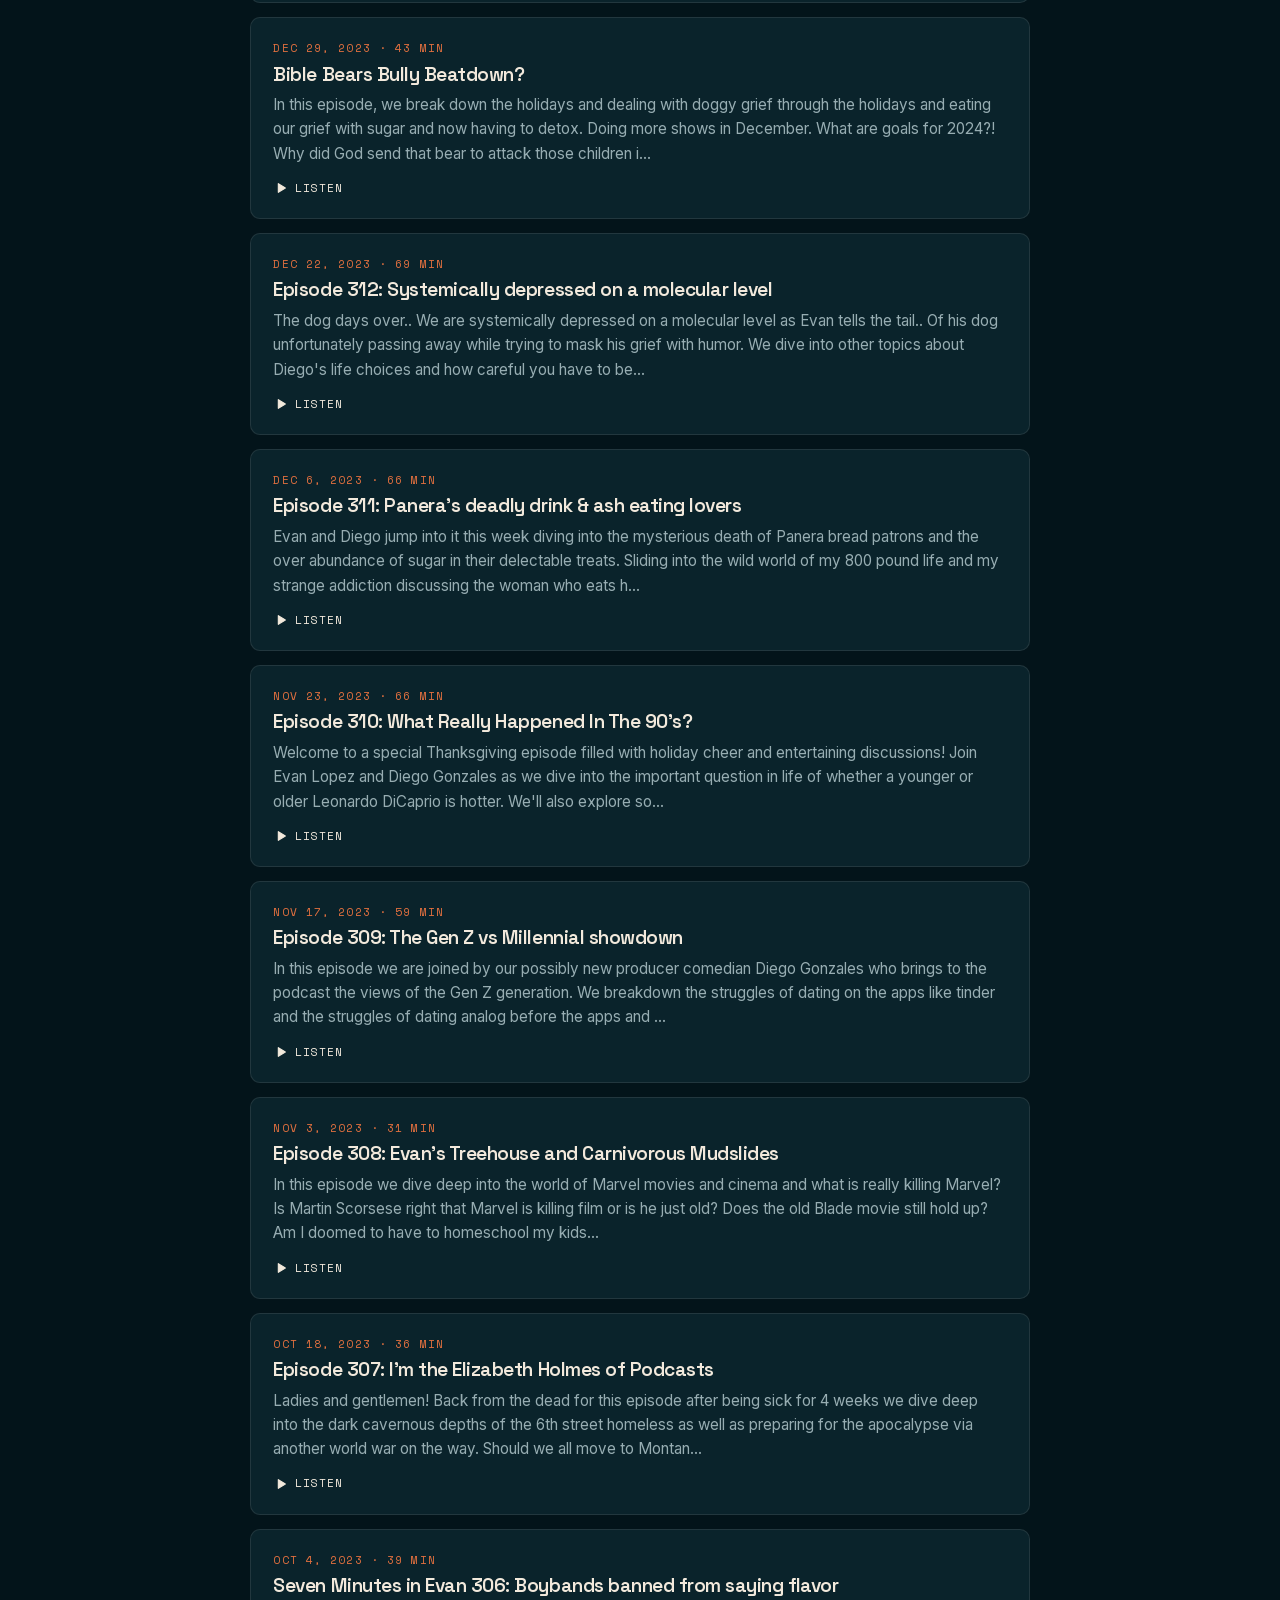
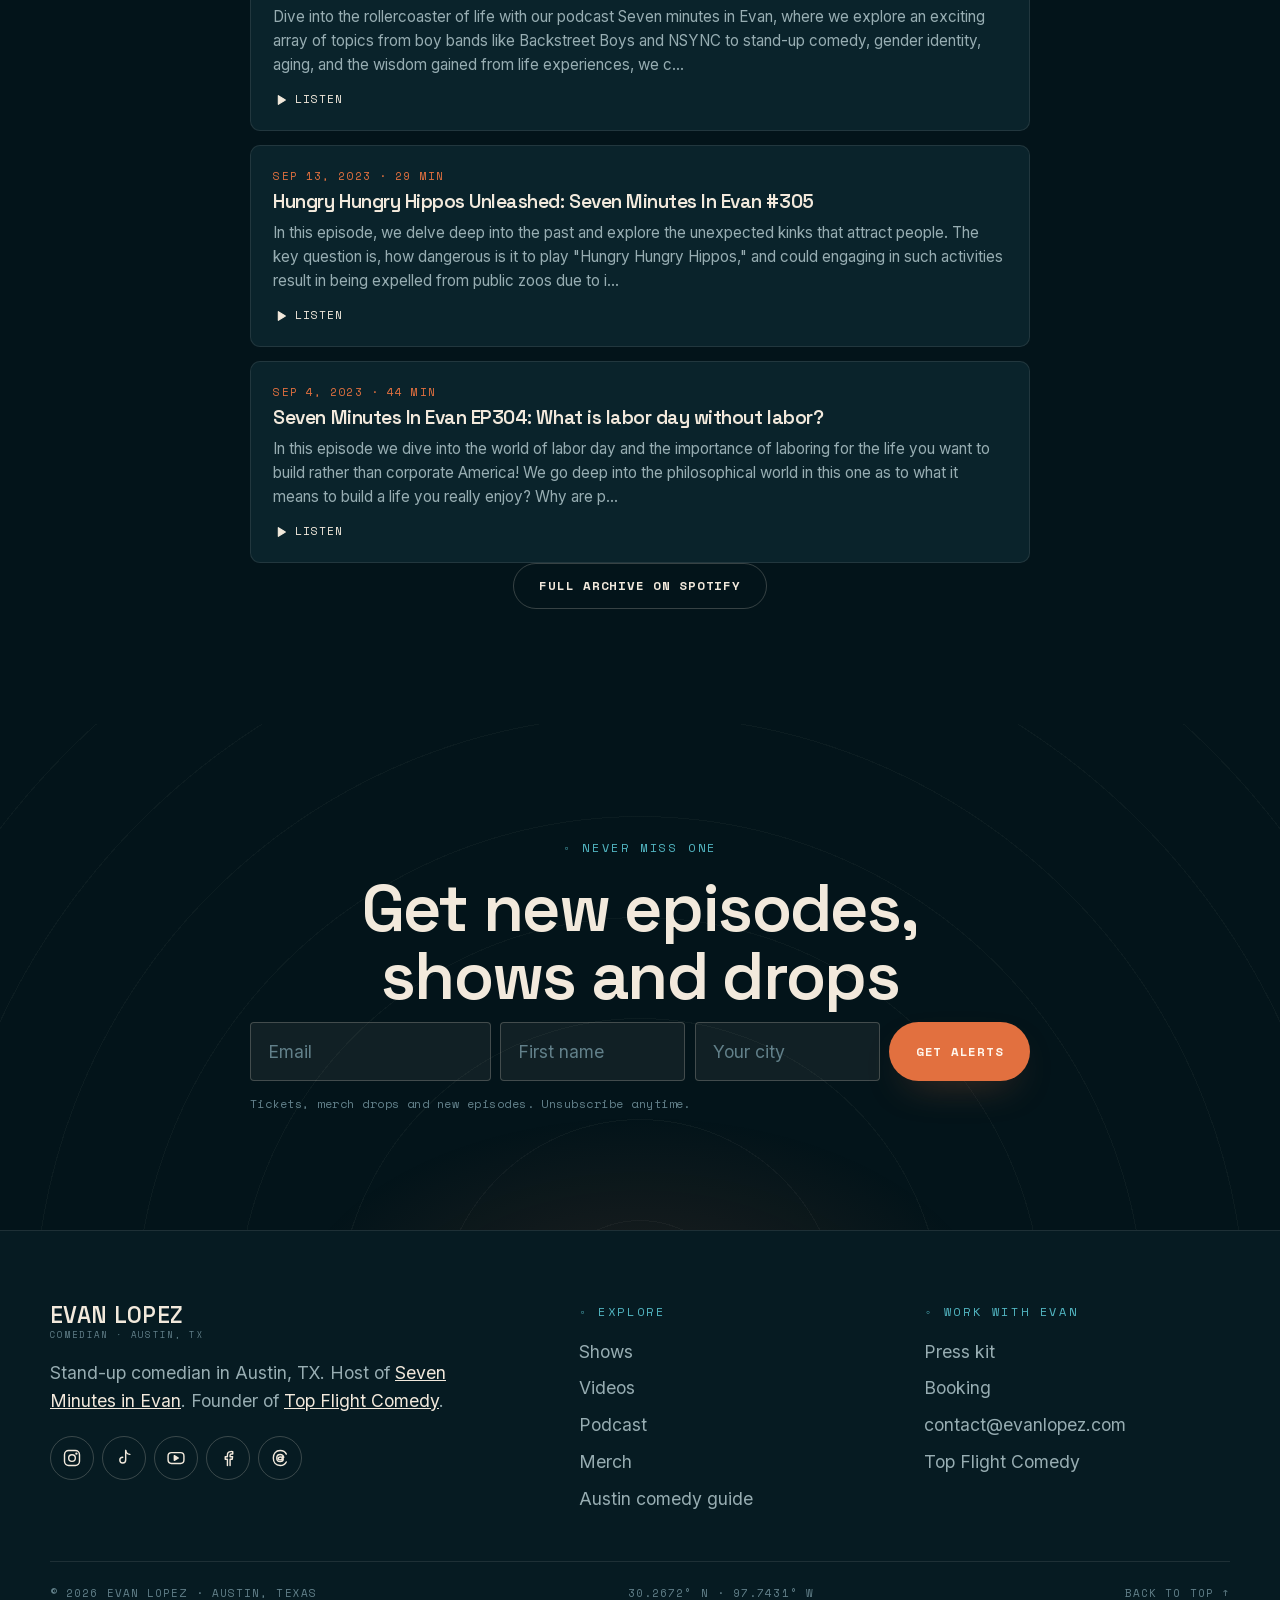
<file: podcast/index.html>
<!DOCTYPE html>
<html lang="en">
<head>
  <meta charset="UTF-8">
  <meta name="viewport" content="width=device-width, initial-scale=1">
  <title>Seven Minutes in Evan Podcast | Evan Lopez</title>
  <meta name="description" content="Seven Minutes in Evan is a weekly comedy podcast from Austin comedian Evan Lopez. 362 episodes on Spotify, Apple Podcasts and YouTube.">
  <meta name="robots" content="index, follow, max-image-preview:large">
  <link rel="canonical" href="https://evanlopez.com/podcast/">
  <meta name="theme-color" content="#03141a">
  <meta property="og:type" content="website">
  <meta property="og:site_name" content="Evan Lopez">
  <meta property="og:title" content="Seven Minutes in Evan Podcast | Evan Lopez">
  <meta property="og:description" content="Seven Minutes in Evan is a weekly comedy podcast from Austin comedian Evan Lopez. 362 episodes on Spotify, Apple Podcasts and YouTube.">
  <meta property="og:url" content="https://evanlopez.com/podcast/">
  <meta property="og:image" content="https://evanlopez.com/assets/og-image.jpg">
  <meta property="og:image:width" content="1200">
  <meta property="og:image:height" content="630">
  <meta property="og:image:alt" content="Evan Lopez, stand-up comedian in Austin, Texas">
  <meta name="twitter:card" content="summary_large_image">
  <link rel="icon" href="/assets/favicon-64.png" sizes="64x64" type="image/png">
  <link rel="icon" href="/assets/favicon.svg" type="image/svg+xml">
  <link rel="apple-touch-icon" href="/assets/apple-touch-icon.png">
  <link rel="manifest" href="/site.webmanifest">
  <link rel="preload" href="/assets/fonts/space-grotesk-500-700.woff2" as="font" type="font/woff2" crossorigin>
  <link rel="preload" href="/assets/fonts/inter-400-600.woff2" as="font" type="font/woff2" crossorigin>
  <link rel="stylesheet" href="/css/styles.css?v=19">
  <script type="application/ld+json">{"@context":"https://schema.org","@graph":[{"@type":"Person","@id":"https://evanlopez.com/#evan","name":"Evan Lopez","url":"https://evanlopez.com/","image":"https://evanlopez.com/assets/photos/about-1200.webp","jobTitle":"Stand-up comedian","description":"Evan Lopez is a stand-up comedian based in Austin, Texas. He was featured on OFTV's most-watched episode of the \"LMAOF\" stand-up series, has millions of views across Instagram, TikTok and YouTube, hosts the weekly podcast Seven Minutes in Evan, and founded the Austin production company Top Flight Comedy.","email":"mailto:contact@evanlopez.com","homeLocation":{"@type":"City","name":"Austin","containedInPlace":{"@type":"State","name":"Texas"}},"knowsAbout":["Stand-up comedy","Comedy podcasting","Comedy show production","Bird watching"],"founder":{"@id":"https://evanlopez.com/#topflight"},"sameAs":["https://www.instagram.com/iamevanlopez","https://www.tiktok.com/@iamevanlopez","https://www.youtube.com/@EvanLopez","https://www.facebook.com/EvanLopezComedy","https://www.threads.com/@iamevanlopez","https://open.spotify.com/show/1law6HzyxvgV1NMXmt70n2","https://podcasts.apple.com/us/podcast/seven-minutes-in-evan/id1494001499"]},{"@type":"Organization","@id":"https://evanlopez.com/#topflight","name":"Top Flight Comedy","url":"https://topflightcomedy.com/","founder":{"@id":"https://evanlopez.com/#evan"},"sameAs":["https://www.instagram.com/topflightcomedy"],"areaServed":{"@type":"City","name":"Austin"}},{"@type":"PodcastSeries","@id":"https://evanlopez.com/podcast/#series","name":"Seven Minutes in Evan","url":"https://evanlopez.com/podcast/","description":"Get inside the world of Evan for seven minutes... or more.","author":{"@id":"https://evanlopez.com/#evan"},"webFeed":"https://anchor.fm/s/ffa63fd8/podcast/rss","image":"https://evanlopez.com/assets/photos/podcast-600.webp","sameAs":["https://open.spotify.com/show/1law6HzyxvgV1NMXmt70n2","https://podcasts.apple.com/us/podcast/seven-minutes-in-evan/id1494001499"]},{"@type":"WebSite","@id":"https://evanlopez.com/#site","url":"https://evanlopez.com/","name":"Evan Lopez","publisher":{"@id":"https://evanlopez.com/#evan"}}]}</script>
  <script type="application/ld+json">{"@context":"https://schema.org","@type":"ItemList","itemListElement":[{"@type":"ListItem","position":1,"item":{"@type":"PodcastEpisode","name":"Why Do Dads Start Running Marathons at 50?","datePublished":"2026-11-18","url":"https://podcasters.spotify.com/pod/show/evan--lopez8/episodes/Why-Do-Dads-Start-Running-Marathons-at-50-e3skupb","partOfSeries":{"@id":"https://evanlopez.com/podcast/#series"},"timeRequired":"PT56M"}},{"@type":"ListItem","position":2,"item":{"@type":"PodcastEpisode","name":"The Elder Millennial","datePublished":"2026-10-06","url":"https://podcasters.spotify.com/pod/show/evan--lopez8/episodes/The-Elder-Millennial-e3pvhti","partOfSeries":{"@id":"https://evanlopez.com/podcast/#series"},"timeRequired":"PT32M"}},{"@type":"ListItem","position":3,"item":{"@type":"PodcastEpisode","name":"The Worm Guy","datePublished":"2026-09-30","url":"https://podcasters.spotify.com/pod/show/evan--lopez8/episodes/Seven-Minutes-In-Evan-The-Worm-Guy-e3pkq8g","partOfSeries":{"@id":"https://evanlopez.com/podcast/#series"},"timeRequired":"PT45M"}},{"@type":"ListItem","position":4,"item":{"@type":"PodcastEpisode","name":"Sea monkies and HOA President aspirations","datePublished":"2026-09-24","url":"https://podcasters.spotify.com/pod/show/evan--lopez8/episodes/Sea-monkies-and-HOA-President-aspirations-e3pagan","partOfSeries":{"@id":"https://evanlopez.com/podcast/#series"},"timeRequired":"PT52M"}},{"@type":"ListItem","position":5,"item":{"@type":"PodcastEpisode","name":"Pigeons, Pedro Pascal & Parenting","datePublished":"2026-09-18","url":"https://podcasters.spotify.com/pod/show/evan--lopez8/episodes/Pigeons--Pedro-Pascal--Parenting-e3p1maj","partOfSeries":{"@id":"https://evanlopez.com/podcast/#series"},"timeRequired":"PT72M"}},{"@type":"ListItem","position":6,"item":{"@type":"PodcastEpisode","name":"The sandwich","datePublished":"2026-09-11","url":"https://podcasters.spotify.com/pod/show/evan--lopez8/episodes/The-sandwich-e3onp91","partOfSeries":{"@id":"https://evanlopez.com/podcast/#series"},"timeRequired":"PT29M"}},{"@type":"ListItem","position":7,"item":{"@type":"PodcastEpisode","name":"Welcome to the birdyverse","datePublished":"2026-09-02","url":"https://podcasters.spotify.com/pod/show/evan--lopez8/episodes/Welcome-to-the-birdyverse-e3o8j1o","partOfSeries":{"@id":"https://evanlopez.com/podcast/#series"},"timeRequired":"PT45M"}},{"@type":"ListItem","position":8,"item":{"@type":"PodcastEpisode","name":"New Doomsday Trailer reaction!!","datePublished":"2026-07-20","url":"https://podcasters.spotify.com/pod/show/evan--lopez8/episodes/New-Doomsday-Trailer-reaction-e3marcb","partOfSeries":{"@id":"https://evanlopez.com/podcast/#series"},"timeRequired":"PT9M"}},{"@type":"ListItem","position":9,"item":{"@type":"PodcastEpisode","name":"The Odyssey Trailer Reaction: Is Hollywood Broken?","datePublished":"2026-07-10","url":"https://podcasters.spotify.com/pod/show/evan--lopez8/episodes/The-Odyssey-Trailer-Reaction-Is-Hollywood-Broken-e3lsuoc","partOfSeries":{"@id":"https://evanlopez.com/podcast/#series"},"timeRequired":"PT8M"}},{"@type":"ListItem","position":10,"item":{"@type":"PodcastEpisode","name":"UFC 329 Breakdown: McGregor vs. Holloway Prediction","datePublished":"2026-07-10","url":"https://podcasters.spotify.com/pod/show/evan--lopez8/episodes/UFC-329-Breakdown-McGregor-vs--Holloway-Prediction-e3lsju7","partOfSeries":{"@id":"https://evanlopez.com/podcast/#series"},"timeRequired":"PT8M"}},{"@type":"ListItem","position":11,"item":{"@type":"PodcastEpisode","name":"Lovers, Political Grifter Podcast Coins & Dustin Poirier","datePublished":"2026-07-08","url":"https://podcasters.spotify.com/pod/show/evan--lopez8/episodes/Lovers--Political-Grifter-Podcast-Coins--Dustin-Poirier-e3lr2ur","partOfSeries":{"@id":"https://evanlopez.com/podcast/#series"},"timeRequired":"PT20M"}},{"@type":"ListItem","position":12,"item":{"@type":"PodcastEpisode","name":"Would You Pay $20,000 for a Home Robot?","datePublished":"2026-06-10","url":"https://podcasters.spotify.com/pod/show/evan--lopez8/episodes/Would-You-Pay-20-000-for-a-Home-Robot-e3kk5q1","partOfSeries":{"@id":"https://evanlopez.com/podcast/#series"},"timeRequired":"PT7M"}},{"@type":"ListItem","position":13,"item":{"@type":"PodcastEpisode","name":"UFC White House Card: The Dream Fights We Need","datePublished":"2026-06-02","url":"https://podcasters.spotify.com/pod/show/evan--lopez8/episodes/UFC-White-House-Card-The-Dream-Fights-We-Need-e3k89nb","partOfSeries":{"@id":"https://evanlopez.com/podcast/#series"},"timeRequired":"PT7M"}},{"@type":"ListItem","position":14,"item":{"@type":"PodcastEpisode","name":"Pick 2 Items for the Zombie Apocalypse","datePublished":"2026-05-29","url":"https://podcasters.spotify.com/pod/show/evan--lopez8/episodes/Pick-2-Items-for-the-Zombie-Apocalypse-e3k31l7","partOfSeries":{"@id":"https://evanlopez.com/podcast/#series"},"timeRequired":"PT7M"}},{"@type":"ListItem","position":15,"item":{"@type":"PodcastEpisode","name":"Switching Lives with Superheroes","datePublished":"2026-05-27","url":"https://podcasters.spotify.com/pod/show/evan--lopez8/episodes/Switching-Lives-with-Superheroes-e3jvq08","partOfSeries":{"@id":"https://evanlopez.com/podcast/#series"},"timeRequired":"PT8M"}},{"@type":"ListItem","position":16,"item":{"@type":"PodcastEpisode","name":"The enhanced games street sharks","datePublished":"2026-05-26","url":"https://podcasters.spotify.com/pod/show/evan--lopez8/episodes/The-enhanced-games-street-sharks-e3jt4po","partOfSeries":{"@id":"https://evanlopez.com/podcast/#series"},"timeRequired":"PT8M"}},{"@type":"ListItem","position":17,"item":{"@type":"PodcastEpisode","name":"Grown man btw","datePublished":"2026-05-19","url":"https://podcasters.spotify.com/pod/show/evan--lopez8/episodes/Grown-man-btw-e3jidnb","partOfSeries":{"@id":"https://evanlopez.com/podcast/#series"},"timeRequired":"PT77M"}},{"@type":"ListItem","position":18,"item":{"@type":"PodcastEpisode","name":"Rescue dogs are Mario Kart mystery boxes.","datePublished":"2026-05-07","url":"https://podcasters.spotify.com/pod/show/evan--lopez8/episodes/Rescue-dogs-are-Mario-Kart-mystery-boxes-e3j0g2h","partOfSeries":{"@id":"https://evanlopez.com/podcast/#series"},"timeRequired":"PT25M"}},{"@type":"ListItem","position":19,"item":{"@type":"PodcastEpisode","name":"Becoming a real \"Texan” with Dean Stanfield","datePublished":"2026-04-21","url":"https://podcasters.spotify.com/pod/show/evan--lopez8/episodes/Becoming-a-real-Texan-with-Dean-Stanfield-e3i70tt","partOfSeries":{"@id":"https://evanlopez.com/podcast/#series"},"timeRequired":"PT77M"}},{"@type":"ListItem","position":20,"item":{"@type":"PodcastEpisode","name":"What Furry are you?","datePublished":"2026-04-15","url":"https://podcasters.spotify.com/pod/show/evan--lopez8/episodes/What-Furry-are-you-e3hu44g","partOfSeries":{"@id":"https://evanlopez.com/podcast/#series"},"timeRequired":"PT57M"}}]}</script>
  <script type="application/ld+json">{"@context":"https://schema.org","@type":"BreadcrumbList","itemListElement":[{"@type":"ListItem","position":1,"name":"Home","item":"https://evanlopez.com/"},{"@type":"ListItem","position":2,"name":"Podcast","item":"https://evanlopez.com/podcast/"}]}</script>
</head>
<body id="top">
  <div class="starlayer" aria-hidden="true"></div>
  <a class="skip" href="#main">Skip to content</a>
  <header class="site-header">
    <div class="wrap header-inner">
      <a class="brand" href="/" aria-label="Evan Lopez home"><span><b>Evan Lopez</b><small>Comedian · Austin, TX</small></span></a>
      <nav class="nav" aria-label="Main">
        <ul id="nav-list"><li><a href="/#shows">Shows</a></li><li><a href="/#videos">Videos</a></li><li><a href="/#podcast">Podcast</a></li><li><a href="/#merch">Merch</a></li><li><a href="/#about">About</a></li><li class="nav-social"><ul class="socials socials-sm"><li><a href="https://www.instagram.com/iamevanlopez" target="_blank" rel="noopener me" aria-label="Instagram @iamevanlopez"><svg class="ico" width="20" height="20" viewBox="0 0 24 24" fill="none" stroke="currentColor" stroke-width="1.7" stroke-linecap="round" stroke-linejoin="round" aria-hidden="true"><rect x="3" y="3" width="18" height="18" rx="5"/><circle cx="12" cy="12" r="4"/><circle cx="17.3" cy="6.7" r=".6" fill="currentColor"/></svg></a></li><li><a href="https://www.tiktok.com/@iamevanlopez" target="_blank" rel="noopener me" aria-label="TikTok @iamevanlopez"><svg class="ico" width="20" height="20" viewBox="0 0 24 24" fill="none" stroke="currentColor" stroke-width="1.7" stroke-linecap="round" stroke-linejoin="round" aria-hidden="true"><path d="M14 3v11.5a3.5 3.5 0 1 1-3.5-3.5"/><path d="M14 3c.4 2.6 2.2 4.4 5 4.6"/></svg></a></li><li><a href="https://www.youtube.com/@EvanLopez" target="_blank" rel="noopener me" aria-label="YouTube @EvanLopez"><svg class="ico" width="20" height="20" viewBox="0 0 24 24" fill="none" stroke="currentColor" stroke-width="1.7" stroke-linecap="round" stroke-linejoin="round" aria-hidden="true"><rect x="2.5" y="5.5" width="19" height="13" rx="4"/><path d="M10 9.2v5.6l4.8-2.8z" fill="currentColor"/></svg></a></li><li><a href="https://www.facebook.com/EvanLopezComedy" target="_blank" rel="noopener me" aria-label="Facebook EvanLopezComedy"><svg class="ico" width="20" height="20" viewBox="0 0 24 24" fill="none" stroke="currentColor" stroke-width="1.7" stroke-linecap="round" stroke-linejoin="round" aria-hidden="true"><path d="M14.5 21v-7.5h2.6l.4-3h-3V8.6c0-.9.3-1.5 1.6-1.5h1.6V4.4a21 21 0 0 0-2.4-.1c-2.4 0-4 1.4-4 4.1v2.1H8.7v3h2.6V21"/></svg></a></li><li><a href="https://www.threads.com/@iamevanlopez" target="_blank" rel="noopener me" aria-label="Threads @iamevanlopez"><svg class="ico" width="20" height="20" viewBox="0 0 24 24" fill="none" stroke="currentColor" stroke-width="1.7" stroke-linecap="round" stroke-linejoin="round" aria-hidden="true"><path d="M16.5 11.2c-.4-2.3-2-3.5-4.3-3.5-2.6 0-4.1 1.8-4.1 4.3s1.6 4.3 4.1 4.3c2 0 3.7-1.1 3.7-3 0-1.6-1.4-2.5-3.3-2.5-1.5 0-2.6.7-2.6 1.8 0 1 .9 1.6 2 1.6 2.5 0 3.4-2.3 3.4-4.9"/><path d="M19.6 7.3C18.3 4.6 15.6 3 12.2 3 6.9 3 4 6.8 4 12s2.9 9 8.2 9c3.3 0 6-1.5 7.3-4.2"/></svg></a></li></ul></li></ul>
      </nav>
      <a class="btn btn-primary btn-sm header-cta" href="/#alerts"><span class="lbl-lg">Get show alerts</span><span class="lbl-sm">Alerts</span></a>
      <button class="menu-btn" aria-expanded="false" aria-controls="nav-list" aria-label="Menu"><span></span><span></span></button>
    </div>
  </header>
  <main id="main">

    <section class="hero hero-sub">
      <div class="wrap pod-grid">
        <div class="pod-cover bracket"><img class="pod-img" src="/assets/photos/podcast-600.webp" srcset="/assets/photos/podcast-600.webp 600w, /assets/photos/podcast-1200.webp 1200w" sizes="(max-width:700px) 60vw, 380px" width="600" height="600" alt="Seven Minutes in Evan podcast cover art" fetchpriority="high"></div>
        <div>
          <p class="eyebrow">Podcast · new episode every week</p>
          <h1>Seven Minutes in Evan</h1>
          <p class="lede">A weekly comedy podcast hosted by Austin stand-up comedian Evan Lopez. Birds, movies, fights, parenting, sandwiches and whatever else took over his week, often with Austin comedians along for the ride. 362 episodes so far.</p>
          <div class="listen">
            <a class="btn btn-listen" href="https://open.spotify.com/show/1law6HzyxvgV1NMXmt70n2" target="_blank" rel="noopener"><svg class="ico" width="20" height="20" viewBox="0 0 24 24" fill="none" stroke="currentColor" stroke-width="1.7" stroke-linecap="round" stroke-linejoin="round" aria-hidden="true"><circle cx="12" cy="12" r="9.5"/><path d="M7 9.3c3.6-1 7.4-.7 10.3.9M7.6 12.4c3-.8 6-.5 8.4.8M8.2 15.3c2.4-.6 4.6-.4 6.5.6"/></svg> Spotify</a>
            <a class="btn btn-listen" href="https://podcasts.apple.com/us/podcast/seven-minutes-in-evan/id1494001499" target="_blank" rel="noopener"><svg class="ico" width="20" height="20" viewBox="0 0 24 24" fill="none" stroke="currentColor" stroke-width="1.7" stroke-linecap="round" stroke-linejoin="round" aria-hidden="true"><circle cx="12" cy="10" r="2.2"/><path d="M11 21l-.5-5.5a1.5 1.5 0 0 1 3 0L13 21z" fill="currentColor"/><path d="M7.8 15.2a6 6 0 1 1 8.4 0"/><path d="M5.3 18a9.4 9.4 0 1 1 13.4 0"/></svg> Apple Podcasts</a>
            <a class="btn btn-listen" href="https://www.youtube.com/@EvanLopez" target="_blank" rel="noopener"><svg class="ico" width="20" height="20" viewBox="0 0 24 24" fill="none" stroke="currentColor" stroke-width="1.7" stroke-linecap="round" stroke-linejoin="round" aria-hidden="true"><rect x="2.5" y="5.5" width="19" height="13" rx="4"/><path d="M10 9.2v5.6l4.8-2.8z" fill="currentColor"/></svg> YouTube</a>
          </div>
          <button class="spot-facade" data-spotify="1law6HzyxvgV1NMXmt70n2"><svg class="ico" width="22" height="22" viewBox="0 0 24 24" fill="none" stroke="currentColor" stroke-width="1.7" stroke-linecap="round" stroke-linejoin="round" aria-hidden="true"><path d="M8 5.5v13l10.5-6.5z" fill="currentColor"/></svg> Play the latest episode here</button>
        </div>
      </div>
    </section>
    
    <section class="section">
      <div class="wrap narrow">
        <div class="sec-head"><p class="eyebrow">Episodes</p><h2>Latest episodes</h2></div>
        <ol class="ep-list"><li class="ep-card"><div class="ep-meta"><time datetime="2026-11-18">Nov 18, 2026</time> · 56 min</div>
          <h3><a href="https://podcasters.spotify.com/pod/show/evan--lopez8/episodes/Why-Do-Dads-Start-Running-Marathons-at-50-e3skupb" target="_blank" rel="noopener">Why Do Dads Start Running Marathons at 50?</a></h3><p>This week Daylen is back in the studio and we figure out why every guy hits 50 and suddenly signs up for a marathon. Are they running for their family or from them? We also get into the man who ran 50 marathons in 50 days, why Harry Potter&#x27;s economy makes no s…</p>
          <div class="ep-links"><a href="https://podcasters.spotify.com/pod/show/evan--lopez8/episodes/Why-Do-Dads-Start-Running-Marathons-at-50-e3skupb" target="_blank" rel="noopener"><svg class="ico" width="16" height="16" viewBox="0 0 24 24" fill="none" stroke="currentColor" stroke-width="1.7" stroke-linecap="round" stroke-linejoin="round" aria-hidden="true"><path d="M8 5.5v13l10.5-6.5z" fill="currentColor"/></svg> Listen</a><a href="https://www.youtube.com/watch?v=Bw3YIvyKfqk" target="_blank" rel="noopener"><svg class="ico" width="16" height="16" viewBox="0 0 24 24" fill="none" stroke="currentColor" stroke-width="1.7" stroke-linecap="round" stroke-linejoin="round" aria-hidden="true"><rect x="2.5" y="5.5" width="19" height="13" rx="4"/><path d="M10 9.2v5.6l4.8-2.8z" fill="currentColor"/></svg> Watch</a></div></li><li class="ep-card"><div class="ep-meta"><time datetime="2026-10-06">Oct 6, 2026</time> · 32 min</div>
          <h3><a href="https://podcasters.spotify.com/pod/show/evan--lopez8/episodes/The-Elder-Millennial-e3pvhti" target="_blank" rel="noopener">The Elder Millennial</a></h3><p>This week I get into millennials getting older, AI stealing comedians’ jokes, why live comedy might actually become more important, my weird obsession with birds, why pigeons deserve veteran benefits, and why I don’t trust Goldendoodles. Welcome to Seven Minut…</p>
          <div class="ep-links"><a href="https://podcasters.spotify.com/pod/show/evan--lopez8/episodes/The-Elder-Millennial-e3pvhti" target="_blank" rel="noopener"><svg class="ico" width="16" height="16" viewBox="0 0 24 24" fill="none" stroke="currentColor" stroke-width="1.7" stroke-linecap="round" stroke-linejoin="round" aria-hidden="true"><path d="M8 5.5v13l10.5-6.5z" fill="currentColor"/></svg> Listen</a><a href="https://www.youtube.com/watch?v=SQizlbgFwlU" target="_blank" rel="noopener"><svg class="ico" width="16" height="16" viewBox="0 0 24 24" fill="none" stroke="currentColor" stroke-width="1.7" stroke-linecap="round" stroke-linejoin="round" aria-hidden="true"><rect x="2.5" y="5.5" width="19" height="13" rx="4"/><path d="M10 9.2v5.6l4.8-2.8z" fill="currentColor"/></svg> Watch</a></div></li><li class="ep-card"><div class="ep-meta"><time datetime="2026-09-30">Sep 30, 2026</time> · 45 min</div>
          <h3><a href="https://podcasters.spotify.com/pod/show/evan--lopez8/episodes/Seven-Minutes-In-Evan-The-Worm-Guy-e3pkq8g" target="_blank" rel="noopener">The Worm Guy</a></h3><p>There comes an age where doing the worm stops being impressive and starts becoming a medical decision.This week on Seven Minutes In Evan, we get into growing up as “the worm guy,” why the 2010s were basically society’s teenage years, and how 2000s love songs f…</p>
          <div class="ep-links"><a href="https://podcasters.spotify.com/pod/show/evan--lopez8/episodes/Seven-Minutes-In-Evan-The-Worm-Guy-e3pkq8g" target="_blank" rel="noopener"><svg class="ico" width="16" height="16" viewBox="0 0 24 24" fill="none" stroke="currentColor" stroke-width="1.7" stroke-linecap="round" stroke-linejoin="round" aria-hidden="true"><path d="M8 5.5v13l10.5-6.5z" fill="currentColor"/></svg> Listen</a><a href="https://www.youtube.com/watch?v=H4T5hcNsYis" target="_blank" rel="noopener"><svg class="ico" width="16" height="16" viewBox="0 0 24 24" fill="none" stroke="currentColor" stroke-width="1.7" stroke-linecap="round" stroke-linejoin="round" aria-hidden="true"><rect x="2.5" y="5.5" width="19" height="13" rx="4"/><path d="M10 9.2v5.6l4.8-2.8z" fill="currentColor"/></svg> Watch</a></div></li><li class="ep-card"><div class="ep-meta"><time datetime="2026-09-24">Sep 24, 2026</time> · 52 min</div>
          <h3><a href="https://podcasters.spotify.com/pod/show/evan--lopez8/episodes/Sea-monkies-and-HOA-President-aspirations-e3pagan" target="_blank" rel="noopener">Sea monkies and HOA President aspirations</a></h3>
          <div class="ep-links"><a href="https://podcasters.spotify.com/pod/show/evan--lopez8/episodes/Sea-monkies-and-HOA-President-aspirations-e3pagan" target="_blank" rel="noopener"><svg class="ico" width="16" height="16" viewBox="0 0 24 24" fill="none" stroke="currentColor" stroke-width="1.7" stroke-linecap="round" stroke-linejoin="round" aria-hidden="true"><path d="M8 5.5v13l10.5-6.5z" fill="currentColor"/></svg> Listen</a><a href="https://www.youtube.com/watch?v=8hKKyGFosVI" target="_blank" rel="noopener"><svg class="ico" width="16" height="16" viewBox="0 0 24 24" fill="none" stroke="currentColor" stroke-width="1.7" stroke-linecap="round" stroke-linejoin="round" aria-hidden="true"><rect x="2.5" y="5.5" width="19" height="13" rx="4"/><path d="M10 9.2v5.6l4.8-2.8z" fill="currentColor"/></svg> Watch</a></div></li><li class="ep-card"><div class="ep-meta"><time datetime="2026-09-18">Sep 18, 2026</time> · 72 min</div>
          <h3><a href="https://podcasters.spotify.com/pod/show/evan--lopez8/episodes/Pigeons--Pedro-Pascal--Parenting-e3p1maj" target="_blank" rel="noopener">Pigeons, Pedro Pascal &amp; Parenting</a></h3><p>Evan and Daylen accidentally turn a normal podcast into a deep investigation of pigeons, parenting, Pedro Pascal, Taylor Swift, Rocky, door-to-door solicitors, and the horrifying realization that you eventually become the dad yelling at people to slow down in …</p>
          <div class="ep-links"><a href="https://podcasters.spotify.com/pod/show/evan--lopez8/episodes/Pigeons--Pedro-Pascal--Parenting-e3p1maj" target="_blank" rel="noopener"><svg class="ico" width="16" height="16" viewBox="0 0 24 24" fill="none" stroke="currentColor" stroke-width="1.7" stroke-linecap="round" stroke-linejoin="round" aria-hidden="true"><path d="M8 5.5v13l10.5-6.5z" fill="currentColor"/></svg> Listen</a><a href="https://www.youtube.com/watch?v=q4_uxhAJ-64" target="_blank" rel="noopener"><svg class="ico" width="16" height="16" viewBox="0 0 24 24" fill="none" stroke="currentColor" stroke-width="1.7" stroke-linecap="round" stroke-linejoin="round" aria-hidden="true"><rect x="2.5" y="5.5" width="19" height="13" rx="4"/><path d="M10 9.2v5.6l4.8-2.8z" fill="currentColor"/></svg> Watch</a></div></li><li class="ep-card"><div class="ep-meta"><time datetime="2026-09-11">Sep 11, 2026</time> · 29 min</div>
          <h3><a href="https://podcasters.spotify.com/pod/show/evan--lopez8/episodes/The-sandwich-e3onp91" target="_blank" rel="noopener">The sandwich</a></h3><p>This episode was a comatose fueled episode by a sandwich that spiraled me into a dark pit of yawning and disassociating</p>
          <div class="ep-links"><a href="https://podcasters.spotify.com/pod/show/evan--lopez8/episodes/The-sandwich-e3onp91" target="_blank" rel="noopener"><svg class="ico" width="16" height="16" viewBox="0 0 24 24" fill="none" stroke="currentColor" stroke-width="1.7" stroke-linecap="round" stroke-linejoin="round" aria-hidden="true"><path d="M8 5.5v13l10.5-6.5z" fill="currentColor"/></svg> Listen</a><a href="https://www.youtube.com/watch?v=Y2NC5PLLTIk" target="_blank" rel="noopener"><svg class="ico" width="16" height="16" viewBox="0 0 24 24" fill="none" stroke="currentColor" stroke-width="1.7" stroke-linecap="round" stroke-linejoin="round" aria-hidden="true"><rect x="2.5" y="5.5" width="19" height="13" rx="4"/><path d="M10 9.2v5.6l4.8-2.8z" fill="currentColor"/></svg> Watch</a></div></li><li class="ep-card"><div class="ep-meta"><time datetime="2026-09-02">Sep 2, 2026</time> · 45 min</div>
          <h3><a href="https://podcasters.spotify.com/pod/show/evan--lopez8/episodes/Welcome-to-the-birdyverse-e3o8j1o" target="_blank" rel="noopener">Welcome to the birdyverse</a></h3><p>The bird videos have officially taken on a life of their own, so this week I’m answering some of the questions people have been asking: Where did the birds come from? Do I actually know anything about birds? Am I worried I’m going to get pigeonholed as the bir…</p>
          <div class="ep-links"><a href="https://podcasters.spotify.com/pod/show/evan--lopez8/episodes/Welcome-to-the-birdyverse-e3o8j1o" target="_blank" rel="noopener"><svg class="ico" width="16" height="16" viewBox="0 0 24 24" fill="none" stroke="currentColor" stroke-width="1.7" stroke-linecap="round" stroke-linejoin="round" aria-hidden="true"><path d="M8 5.5v13l10.5-6.5z" fill="currentColor"/></svg> Listen</a></div></li><li class="ep-card"><div class="ep-meta"><time datetime="2026-07-20">Jul 20, 2026</time> · 9 min</div>
          <h3><a href="https://podcasters.spotify.com/pod/show/evan--lopez8/episodes/New-Doomsday-Trailer-reaction-e3marcb" target="_blank" rel="noopener">New Doomsday Trailer reaction!!</a></h3><p>Marvel just dropped the first trailer for Avengers: Doomsday... and I have some thoughts.This is my first reaction to the trailer, the biggest surprises, Doctor Doom, the MCU&#x27;s future, hidden details, and whether Marvel is finally back.</p>
          <div class="ep-links"><a href="https://podcasters.spotify.com/pod/show/evan--lopez8/episodes/New-Doomsday-Trailer-reaction-e3marcb" target="_blank" rel="noopener"><svg class="ico" width="16" height="16" viewBox="0 0 24 24" fill="none" stroke="currentColor" stroke-width="1.7" stroke-linecap="round" stroke-linejoin="round" aria-hidden="true"><path d="M8 5.5v13l10.5-6.5z" fill="currentColor"/></svg> Listen</a></div></li><li class="ep-card"><div class="ep-meta"><time datetime="2026-07-10">Jul 10, 2026</time> · 8 min</div>
          <h3><a href="https://podcasters.spotify.com/pod/show/evan--lopez8/episodes/The-Odyssey-Trailer-Reaction-Is-Hollywood-Broken-e3lsuoc" target="_blank" rel="noopener">The Odyssey Trailer Reaction: Is Hollywood Broken?</a></h3><p>Christopher Nolan has The Odyssey, Matt Damon, Tom Holland, Anne Hathaway, Robert Pattinson, Jon Bernthal and basically half of Hollywood. If this movie can’t work, what can?Also: where the hell is the owl?#TheOdyssey #ChristopherNolan #hollywood</p>
          <div class="ep-links"><a href="https://podcasters.spotify.com/pod/show/evan--lopez8/episodes/The-Odyssey-Trailer-Reaction-Is-Hollywood-Broken-e3lsuoc" target="_blank" rel="noopener"><svg class="ico" width="16" height="16" viewBox="0 0 24 24" fill="none" stroke="currentColor" stroke-width="1.7" stroke-linecap="round" stroke-linejoin="round" aria-hidden="true"><path d="M8 5.5v13l10.5-6.5z" fill="currentColor"/></svg> Listen</a></div></li><li class="ep-card"><div class="ep-meta"><time datetime="2026-07-10">Jul 10, 2026</time> · 8 min</div>
          <h3><a href="https://podcasters.spotify.com/pod/show/evan--lopez8/episodes/UFC-329-Breakdown-McGregor-vs--Holloway-Prediction-e3lsju7" target="_blank" rel="noopener">UFC 329 Breakdown: McGregor vs. Holloway Prediction</a></h3><p>There are only two ways I see Conor McGregor vs. Max Holloway ending.Come back after the fight and we’ll see how badly this aged.#UFC329 #ConorMcGregor #MaxHolloway</p>
          <div class="ep-links"><a href="https://podcasters.spotify.com/pod/show/evan--lopez8/episodes/UFC-329-Breakdown-McGregor-vs--Holloway-Prediction-e3lsju7" target="_blank" rel="noopener"><svg class="ico" width="16" height="16" viewBox="0 0 24 24" fill="none" stroke="currentColor" stroke-width="1.7" stroke-linecap="round" stroke-linejoin="round" aria-hidden="true"><path d="M8 5.5v13l10.5-6.5z" fill="currentColor"/></svg> Listen</a></div></li><li class="ep-card"><div class="ep-meta"><time datetime="2026-07-08">Jul 8, 2026</time> · 20 min</div>
          <h3><a href="https://podcasters.spotify.com/pod/show/evan--lopez8/episodes/Lovers--Political-Grifter-Podcast-Coins--Dustin-Poirier-e3lr2ur" target="_blank" rel="noopener">Lovers, Political Grifter Podcast Coins &amp; Dustin Poirier</a></h3><p>Thinking about love and becoming a political podcast grifter with Day Day. It&#x27;s gonna be bad my..</p>
          <div class="ep-links"><a href="https://podcasters.spotify.com/pod/show/evan--lopez8/episodes/Lovers--Political-Grifter-Podcast-Coins--Dustin-Poirier-e3lr2ur" target="_blank" rel="noopener"><svg class="ico" width="16" height="16" viewBox="0 0 24 24" fill="none" stroke="currentColor" stroke-width="1.7" stroke-linecap="round" stroke-linejoin="round" aria-hidden="true"><path d="M8 5.5v13l10.5-6.5z" fill="currentColor"/></svg> Listen</a></div></li><li class="ep-card"><div class="ep-meta"><time datetime="2026-06-10">Jun 10, 2026</time> · 7 min</div>
          <h3><a href="https://podcasters.spotify.com/pod/show/evan--lopez8/episodes/Would-You-Pay-20-000-for-a-Home-Robot-e3kk5q1" target="_blank" rel="noopener">Would You Pay $20,000 for a Home Robot?</a></h3>
          <div class="ep-links"><a href="https://podcasters.spotify.com/pod/show/evan--lopez8/episodes/Would-You-Pay-20-000-for-a-Home-Robot-e3kk5q1" target="_blank" rel="noopener"><svg class="ico" width="16" height="16" viewBox="0 0 24 24" fill="none" stroke="currentColor" stroke-width="1.7" stroke-linecap="round" stroke-linejoin="round" aria-hidden="true"><path d="M8 5.5v13l10.5-6.5z" fill="currentColor"/></svg> Listen</a></div></li><li class="ep-card"><div class="ep-meta"><time datetime="2026-06-02">Jun 2, 2026</time> · 7 min</div>
          <h3><a href="https://podcasters.spotify.com/pod/show/evan--lopez8/episodes/UFC-White-House-Card-The-Dream-Fights-We-Need-e3k89nb" target="_blank" rel="noopener">UFC White House Card: The Dream Fights We Need</a></h3><p>Dana White says the UFC is coming to the White House, and that immediately got us thinking: what would the most insane fight card in UFC history actually look like? From dream matchups and legends returning to fights that would break the internet, we&#x27;re buildi…</p>
          <div class="ep-links"><a href="https://podcasters.spotify.com/pod/show/evan--lopez8/episodes/UFC-White-House-Card-The-Dream-Fights-We-Need-e3k89nb" target="_blank" rel="noopener"><svg class="ico" width="16" height="16" viewBox="0 0 24 24" fill="none" stroke="currentColor" stroke-width="1.7" stroke-linecap="round" stroke-linejoin="round" aria-hidden="true"><path d="M8 5.5v13l10.5-6.5z" fill="currentColor"/></svg> Listen</a></div></li><li class="ep-card"><div class="ep-meta"><time datetime="2026-05-29">May 29, 2026</time> · 7 min</div>
          <h3><a href="https://podcasters.spotify.com/pod/show/evan--lopez8/episodes/Pick-2-Items-for-the-Zombie-Apocalypse-e3k31l7" target="_blank" rel="noopener">Pick 2 Items for the Zombie Apocalypse</a></h3><p>narrowing down your loadout for the apocalypse is not easy</p>
          <div class="ep-links"><a href="https://podcasters.spotify.com/pod/show/evan--lopez8/episodes/Pick-2-Items-for-the-Zombie-Apocalypse-e3k31l7" target="_blank" rel="noopener"><svg class="ico" width="16" height="16" viewBox="0 0 24 24" fill="none" stroke="currentColor" stroke-width="1.7" stroke-linecap="round" stroke-linejoin="round" aria-hidden="true"><path d="M8 5.5v13l10.5-6.5z" fill="currentColor"/></svg> Listen</a></div></li><li class="ep-card"><div class="ep-meta"><time datetime="2026-05-27">May 27, 2026</time> · 8 min</div>
          <h3><a href="https://podcasters.spotify.com/pod/show/evan--lopez8/episodes/Switching-Lives-with-Superheroes-e3jvq08" target="_blank" rel="noopener">Switching Lives with Superheroes</a></h3><p>Who is the best superhero to actually life swap with? CAREFUL</p>
          <div class="ep-links"><a href="https://podcasters.spotify.com/pod/show/evan--lopez8/episodes/Switching-Lives-with-Superheroes-e3jvq08" target="_blank" rel="noopener"><svg class="ico" width="16" height="16" viewBox="0 0 24 24" fill="none" stroke="currentColor" stroke-width="1.7" stroke-linecap="round" stroke-linejoin="round" aria-hidden="true"><path d="M8 5.5v13l10.5-6.5z" fill="currentColor"/></svg> Listen</a></div></li><li class="ep-card"><div class="ep-meta"><time datetime="2026-05-26">May 26, 2026</time> · 8 min</div>
          <h3><a href="https://podcasters.spotify.com/pod/show/evan--lopez8/episodes/The-enhanced-games-street-sharks-e3jt4po" target="_blank" rel="noopener">The enhanced games street sharks</a></h3><p>We talk about the enhanced games for 7 minutes!</p>
          <div class="ep-links"><a href="https://podcasters.spotify.com/pod/show/evan--lopez8/episodes/The-enhanced-games-street-sharks-e3jt4po" target="_blank" rel="noopener"><svg class="ico" width="16" height="16" viewBox="0 0 24 24" fill="none" stroke="currentColor" stroke-width="1.7" stroke-linecap="round" stroke-linejoin="round" aria-hidden="true"><path d="M8 5.5v13l10.5-6.5z" fill="currentColor"/></svg> Listen</a></div></li><li class="ep-card"><div class="ep-meta"><time datetime="2026-05-19">May 19, 2026</time> · 77 min</div>
          <h3><a href="https://podcasters.spotify.com/pod/show/evan--lopez8/episodes/Grown-man-btw-e3jidnb" target="_blank" rel="noopener">Grown man btw</a></h3><p>New episode of seven minutes in Evan with comedian and Hantavirus survivor Daylin Mendoca</p>
          <div class="ep-links"><a href="https://podcasters.spotify.com/pod/show/evan--lopez8/episodes/Grown-man-btw-e3jidnb" target="_blank" rel="noopener"><svg class="ico" width="16" height="16" viewBox="0 0 24 24" fill="none" stroke="currentColor" stroke-width="1.7" stroke-linecap="round" stroke-linejoin="round" aria-hidden="true"><path d="M8 5.5v13l10.5-6.5z" fill="currentColor"/></svg> Listen</a></div></li><li class="ep-card"><div class="ep-meta"><time datetime="2026-05-07">May 7, 2026</time> · 25 min</div>
          <h3><a href="https://podcasters.spotify.com/pod/show/evan--lopez8/episodes/Rescue-dogs-are-Mario-Kart-mystery-boxes-e3j0g2h" target="_blank" rel="noopener">Rescue dogs are Mario Kart mystery boxes.</a></h3><p>In this solo episode of Seven Minutes in Evan , The Goonies somehow turns into a discussion about rescue dogs, why a man’s garage becomes sacred territory, and how NFTs might’ve been the dumbest collective hallucination on the internet.</p>
          <div class="ep-links"><a href="https://podcasters.spotify.com/pod/show/evan--lopez8/episodes/Rescue-dogs-are-Mario-Kart-mystery-boxes-e3j0g2h" target="_blank" rel="noopener"><svg class="ico" width="16" height="16" viewBox="0 0 24 24" fill="none" stroke="currentColor" stroke-width="1.7" stroke-linecap="round" stroke-linejoin="round" aria-hidden="true"><path d="M8 5.5v13l10.5-6.5z" fill="currentColor"/></svg> Listen</a></div></li><li class="ep-card"><div class="ep-meta"><time datetime="2026-04-21">Apr 21, 2026</time> · 77 min</div>
          <h3><a href="https://podcasters.spotify.com/pod/show/evan--lopez8/episodes/Becoming-a-real-Texan-with-Dean-Stanfield-e3i70tt" target="_blank" rel="noopener">Becoming a real &quot;Texan” with Dean Stanfield</a></h3><p>I sat down with comedian Dean Stanfield and we went deep into Texas culture, what it actually means to be a “real Texan,” relationships that make no sense, and why dating as a comedian is basically a full-time psychological experiment. Dean gets real about try…</p>
          <div class="ep-links"><a href="https://podcasters.spotify.com/pod/show/evan--lopez8/episodes/Becoming-a-real-Texan-with-Dean-Stanfield-e3i70tt" target="_blank" rel="noopener"><svg class="ico" width="16" height="16" viewBox="0 0 24 24" fill="none" stroke="currentColor" stroke-width="1.7" stroke-linecap="round" stroke-linejoin="round" aria-hidden="true"><path d="M8 5.5v13l10.5-6.5z" fill="currentColor"/></svg> Listen</a></div></li><li class="ep-card"><div class="ep-meta"><time datetime="2026-04-15">Apr 15, 2026</time> · 57 min</div>
          <h3><a href="https://podcasters.spotify.com/pod/show/evan--lopez8/episodes/What-Furry-are-you-e3hu44g" target="_blank" rel="noopener">What Furry are you?</a></h3><p>Getting roasted for not knowing the Beatles turns into a full spiral about Disney adults, influencer fights, OnlyFans economics, and… furries saving the world. This episode goes everywhere—in the best way. We start with getting called out by listeners (fair), …</p>
          <div class="ep-links"><a href="https://podcasters.spotify.com/pod/show/evan--lopez8/episodes/What-Furry-are-you-e3hu44g" target="_blank" rel="noopener"><svg class="ico" width="16" height="16" viewBox="0 0 24 24" fill="none" stroke="currentColor" stroke-width="1.7" stroke-linecap="round" stroke-linejoin="round" aria-hidden="true"><path d="M8 5.5v13l10.5-6.5z" fill="currentColor"/></svg> Listen</a></div></li><li class="ep-card"><div class="ep-meta"><time datetime="2026-04-03">Apr 3, 2026</time> · 58 min</div>
          <h3><a href="https://podcasters.spotify.com/pod/show/evan--lopez8/episodes/The-pigeon-man-feat-Daylen-Mendoca-e3hbvi6" target="_blank" rel="noopener">The pigeon man feat Daylen Mendoca</a></h3><p>Tweet Tweet! We are back with a full episode this week. Enjoy the slop</p>
          <div class="ep-links"><a href="https://podcasters.spotify.com/pod/show/evan--lopez8/episodes/The-pigeon-man-feat-Daylen-Mendoca-e3hbvi6" target="_blank" rel="noopener"><svg class="ico" width="16" height="16" viewBox="0 0 24 24" fill="none" stroke="currentColor" stroke-width="1.7" stroke-linecap="round" stroke-linejoin="round" aria-hidden="true"><path d="M8 5.5v13l10.5-6.5z" fill="currentColor"/></svg> Listen</a></div></li><li class="ep-card"><div class="ep-meta"><time datetime="2026-03-03">Mar 3, 2026</time> · 7 min</div>
          <h3><a href="https://podcasters.spotify.com/pod/show/evan--lopez8/episodes/I-Went-to-My-First-HOA-Meeting-e3froeg" target="_blank" rel="noopener">I Went to My First HOA Meeting</a></h3><p>I went to my first HOA meeting… and I think I time-traveled to 1400. This week on Seven Minutes in Evan , I officially entered my mid-30s villain arc: caring about my community, arguing about fences, and almost getting nominated as HOA president against my wil…</p>
          <div class="ep-links"><a href="https://podcasters.spotify.com/pod/show/evan--lopez8/episodes/I-Went-to-My-First-HOA-Meeting-e3froeg" target="_blank" rel="noopener"><svg class="ico" width="16" height="16" viewBox="0 0 24 24" fill="none" stroke="currentColor" stroke-width="1.7" stroke-linecap="round" stroke-linejoin="round" aria-hidden="true"><path d="M8 5.5v13l10.5-6.5z" fill="currentColor"/></svg> Listen</a></div></li><li class="ep-card"><div class="ep-meta"><time datetime="2026-02-24">Feb 24, 2026</time> · 8 min</div>
          <h3><a href="https://podcasters.spotify.com/pod/show/evan--lopez8/episodes/Biohacking-is-making-us-die-faster-e3fi2am" target="_blank" rel="noopener">Biohacking is making us die faster</a></h3><p>This week on Seven Minutes in Evan , I spiral through the world of biohacking, longevity influencers, heavy metals, salmon conspiracies, plastic islands, and why every health podcast sounds like it was recorded in the back of a supplement warehouse.</p>
          <div class="ep-links"><a href="https://podcasters.spotify.com/pod/show/evan--lopez8/episodes/Biohacking-is-making-us-die-faster-e3fi2am" target="_blank" rel="noopener"><svg class="ico" width="16" height="16" viewBox="0 0 24 24" fill="none" stroke="currentColor" stroke-width="1.7" stroke-linecap="round" stroke-linejoin="round" aria-hidden="true"><path d="M8 5.5v13l10.5-6.5z" fill="currentColor"/></svg> Listen</a></div></li><li class="ep-card"><div class="ep-meta"><time datetime="2026-02-17">Feb 17, 2026</time> · 8 min</div>
          <h3><a href="https://podcasters.spotify.com/pod/show/evan--lopez8/episodes/The-Straightest-Sport-in-the-Winter-Olympics-e3f6l5v" target="_blank" rel="noopener">The Straightest Sport in the Winter Olympics</a></h3><p>The Winter Olympics are on… HOUSEKEEPING What is the most insane Winter Olympic event of all: the luge. Two grown men. One tiny sled. No cup. No fear. Just vibes and questionable aerodynamics.</p>
          <div class="ep-links"><a href="https://podcasters.spotify.com/pod/show/evan--lopez8/episodes/The-Straightest-Sport-in-the-Winter-Olympics-e3f6l5v" target="_blank" rel="noopener"><svg class="ico" width="16" height="16" viewBox="0 0 24 24" fill="none" stroke="currentColor" stroke-width="1.7" stroke-linecap="round" stroke-linejoin="round" aria-hidden="true"><path d="M8 5.5v13l10.5-6.5z" fill="currentColor"/></svg> Listen</a></div></li><li class="ep-card"><div class="ep-meta"><time datetime="2026-02-11">Feb 11, 2026</time> · 8 min</div>
          <h3><a href="https://podcasters.spotify.com/pod/show/evan--lopez8/episodes/Most-Watched-or-Most-Hated--The-Super-Bowl-Halftime-Show-e3etg6c" target="_blank" rel="noopener">Most Watched or Most Hated? The Super Bowl Halftime Show</a></h3><p>I woke up 87% Puerto Rican after that Super Bowl halftime show. Sofrito in the bloodstream. In this episode I break down why Bad Bunny’s performance hit different, why you don’t need English to understand symbolism, and why maybe fighting hate with more hate i…</p>
          <div class="ep-links"><a href="https://podcasters.spotify.com/pod/show/evan--lopez8/episodes/Most-Watched-or-Most-Hated--The-Super-Bowl-Halftime-Show-e3etg6c" target="_blank" rel="noopener"><svg class="ico" width="16" height="16" viewBox="0 0 24 24" fill="none" stroke="currentColor" stroke-width="1.7" stroke-linecap="round" stroke-linejoin="round" aria-hidden="true"><path d="M8 5.5v13l10.5-6.5z" fill="currentColor"/></svg> Listen</a></div></li><li class="ep-card"><div class="ep-meta"><time datetime="2026-02-06">Feb 6, 2026</time> · 8 min</div>
          <h3><a href="https://podcasters.spotify.com/pod/show/evan--lopez8/episodes/What-AI-will-evolve-into---Part-2-e3elfjm" target="_blank" rel="noopener">What AI will evolve into - Part 2</a></h3><p>Part two of the AI spiral — and this is where it gets weirder. In this episode, I keep pulling on the thread from part one: if AI keeps evolving, does it eventually crave human emotion? Does it want to be human? Or do we end up in a symbiotic relationship wher…</p>
          <div class="ep-links"><a href="https://podcasters.spotify.com/pod/show/evan--lopez8/episodes/What-AI-will-evolve-into---Part-2-e3elfjm" target="_blank" rel="noopener"><svg class="ico" width="16" height="16" viewBox="0 0 24 24" fill="none" stroke="currentColor" stroke-width="1.7" stroke-linecap="round" stroke-linejoin="round" aria-hidden="true"><path d="M8 5.5v13l10.5-6.5z" fill="currentColor"/></svg> Listen</a></div></li><li class="ep-card"><div class="ep-meta"><time datetime="2026-02-05">Feb 5, 2026</time> · 7 min</div>
          <h3><a href="https://podcasters.spotify.com/pod/show/evan--lopez8/episodes/What-AI-will-become-in-the-future-sadly-e3elbki" target="_blank" rel="noopener">What AI will become in the future sadly</a></h3><p>This episode jumps from big, existential AI questions to the dumbest human uses of technology, Skynet paranoia, Jungle Book references, and somehow lands in a tiny hardware store where there’s a cat on the counter — and suddenly I’m emotionally invested in buy…</p>
          <div class="ep-links"><a href="https://podcasters.spotify.com/pod/show/evan--lopez8/episodes/What-AI-will-become-in-the-future-sadly-e3elbki" target="_blank" rel="noopener"><svg class="ico" width="16" height="16" viewBox="0 0 24 24" fill="none" stroke="currentColor" stroke-width="1.7" stroke-linecap="round" stroke-linejoin="round" aria-hidden="true"><path d="M8 5.5v13l10.5-6.5z" fill="currentColor"/></svg> Listen</a></div></li><li class="ep-card"><div class="ep-meta"><time datetime="2026-01-31">Jan 31, 2026</time> · 8 min</div>
          <h3><a href="https://podcasters.spotify.com/pod/show/evan--lopez8/episodes/Seven-Minutes-in-Evan-The-Texas-Freeze-e3ee2t7" target="_blank" rel="noopener">The Texas Freeze</a></h3><p>I said it was Seven Minutes in Evan… so I finally did a real seven-minute episode.This one’s about surviving the Texas freeze, realizing my life is basically a soft cosplay of Life Below Zero, and how natural disasters hit different when you’re no longer a sin…</p>
          <div class="ep-links"><a href="https://podcasters.spotify.com/pod/show/evan--lopez8/episodes/Seven-Minutes-in-Evan-The-Texas-Freeze-e3ee2t7" target="_blank" rel="noopener"><svg class="ico" width="16" height="16" viewBox="0 0 24 24" fill="none" stroke="currentColor" stroke-width="1.7" stroke-linecap="round" stroke-linejoin="round" aria-hidden="true"><path d="M8 5.5v13l10.5-6.5z" fill="currentColor"/></svg> Listen</a></div></li><li class="ep-card"><div class="ep-meta"><time datetime="2026-01-20">Jan 20, 2026</time> · 43 min</div>
          <h3><a href="https://podcasters.spotify.com/pod/show/evan--lopez8/episodes/ICE-Drama--Call-Me-Daddy-e3dtcre" target="_blank" rel="noopener">ICE Drama &amp; Call Me Daddy?</a></h3><p>I gaslit you. I left. I built a studio in my garage. And now I’m back. This episode starts as a “hey I’m alive” update and slowly spirals into algae eaters, bombing onstage, heckler PTSD, the weird privilege of protesting, and overhearing the most unhinged fam…</p>
          <div class="ep-links"><a href="https://podcasters.spotify.com/pod/show/evan--lopez8/episodes/ICE-Drama--Call-Me-Daddy-e3dtcre" target="_blank" rel="noopener"><svg class="ico" width="16" height="16" viewBox="0 0 24 24" fill="none" stroke="currentColor" stroke-width="1.7" stroke-linecap="round" stroke-linejoin="round" aria-hidden="true"><path d="M8 5.5v13l10.5-6.5z" fill="currentColor"/></svg> Listen</a></div></li><li class="ep-card"><div class="ep-meta"><time datetime="2025-12-09">Dec 9, 2025</time> · 21 min</div>
          <h3><a href="https://podcasters.spotify.com/pod/show/evan--lopez8/episodes/Austin-Is-Basically-Jurassic-Park-Now-e3c3udf" target="_blank" rel="noopener">Austin Is Basically Jurassic Park Now</a></h3><p>Today’s Tuesday edition of Seven Minutes in Evan spirals beautifully out of control — from wholesome dad joy to Austin street chaos to horses being unwilling first responders. Evan talks about watching his daughter see a Christmas tree for the first time, cree…</p>
          <div class="ep-links"><a href="https://podcasters.spotify.com/pod/show/evan--lopez8/episodes/Austin-Is-Basically-Jurassic-Park-Now-e3c3udf" target="_blank" rel="noopener"><svg class="ico" width="16" height="16" viewBox="0 0 24 24" fill="none" stroke="currentColor" stroke-width="1.7" stroke-linecap="round" stroke-linejoin="round" aria-hidden="true"><path d="M8 5.5v13l10.5-6.5z" fill="currentColor"/></svg> Listen</a></div></li><li class="ep-card"><div class="ep-meta"><time datetime="2025-12-03">Dec 3, 2025</time> · 34 min</div>
          <h3><a href="https://podcasters.spotify.com/pod/show/evan--lopez8/episodes/The-Giggle-Of-God-e3br59p" target="_blank" rel="noopener">The Giggle Of God</a></h3><p>“Jesus is coming” signs, brain rot, and the Giggle of God — yeah, we’re starting there. In this one, I’m ranting about religious childhood trauma in the funniest way I know how — youth pastors whispering “Lord, come inside all of us,” yard signs that say “Jesu…</p>
          <div class="ep-links"><a href="https://podcasters.spotify.com/pod/show/evan--lopez8/episodes/The-Giggle-Of-God-e3br59p" target="_blank" rel="noopener"><svg class="ico" width="16" height="16" viewBox="0 0 24 24" fill="none" stroke="currentColor" stroke-width="1.7" stroke-linecap="round" stroke-linejoin="round" aria-hidden="true"><path d="M8 5.5v13l10.5-6.5z" fill="currentColor"/></svg> Listen</a></div></li><li class="ep-card"><div class="ep-meta"><time datetime="2025-10-14">Oct 14, 2025</time> · 19 min</div>
          <h3><a href="https://podcasters.spotify.com/pod/show/evan--lopez8/episodes/Austins-Comedy-Scene-surviving-Homeless-Vampires-on-Lime-Scooters-e39g1ns" target="_blank" rel="noopener">Austin’s Comedy Scene surviving Homeless Vampires on Lime Scooters</a></h3><p>Ever wonder what happens when your camera battery decides the length of your podcast? Welcome to fate-driven broadcasting. In this episode, Evan dives into the weird mental gymnastics of performing for tight crowds (“I’m gonna loosen you up inside”), the unhin…</p>
          <div class="ep-links"><a href="https://podcasters.spotify.com/pod/show/evan--lopez8/episodes/Austins-Comedy-Scene-surviving-Homeless-Vampires-on-Lime-Scooters-e39g1ns" target="_blank" rel="noopener"><svg class="ico" width="16" height="16" viewBox="0 0 24 24" fill="none" stroke="currentColor" stroke-width="1.7" stroke-linecap="round" stroke-linejoin="round" aria-hidden="true"><path d="M8 5.5v13l10.5-6.5z" fill="currentColor"/></svg> Listen</a></div></li><li class="ep-card"><div class="ep-meta"><time datetime="2025-10-07">Oct 7, 2025</time> · 41 min</div>
          <h3><a href="https://podcasters.spotify.com/pod/show/evan--lopez8/episodes/Life-Below-Zero-Lifestyle-e396epq" target="_blank" rel="noopener">Life Below Zero Lifestyle</a></h3><p>Welcome back to Seven Minutes in Evan — the comedy podcast that’s definitely not seven minutes long. In this episode, I go from puns and Harry Potter fall vibes to the weird realities of the internet, free speech, and why short-form content is basically the ju…</p>
          <div class="ep-links"><a href="https://podcasters.spotify.com/pod/show/evan--lopez8/episodes/Life-Below-Zero-Lifestyle-e396epq" target="_blank" rel="noopener"><svg class="ico" width="16" height="16" viewBox="0 0 24 24" fill="none" stroke="currentColor" stroke-width="1.7" stroke-linecap="round" stroke-linejoin="round" aria-hidden="true"><path d="M8 5.5v13l10.5-6.5z" fill="currentColor"/></svg> Listen</a></div></li><li class="ep-card"><div class="ep-meta"><time datetime="2025-05-27">May 27, 2025</time> · 35 min</div>
          <h3><a href="https://podcasters.spotify.com/pod/show/evan--lopez8/episodes/Good-Will-Hunting-for-Brain-Rot-e33eiq6" target="_blank" rel="noopener">Good Will Hunting for Brain-Rot</a></h3><p>Comedian Evan Lopez drags podcast producer Diego Gonzales back to the mic for some good ol fashion good will hunting for brainrot. They debate whether “partner” makes you sound progressive, pretentious or both—and why Gen-Alpha slang keeps changing the rules; …</p>
          <div class="ep-links"><a href="https://podcasters.spotify.com/pod/show/evan--lopez8/episodes/Good-Will-Hunting-for-Brain-Rot-e33eiq6" target="_blank" rel="noopener"><svg class="ico" width="16" height="16" viewBox="0 0 24 24" fill="none" stroke="currentColor" stroke-width="1.7" stroke-linecap="round" stroke-linejoin="round" aria-hidden="true"><path d="M8 5.5v13l10.5-6.5z" fill="currentColor"/></svg> Listen</a></div></li><li class="ep-card"><div class="ep-meta"><time datetime="2025-04-09">Apr 9, 2025</time> · 25 min</div>
          <h3><a href="https://podcasters.spotify.com/pod/show/evan--lopez8/episodes/Wake-up-babe-new-Dire-Wolves-just-dropped-e31apel" target="_blank" rel="noopener">Wake up babe new Dire Wolves just dropped</a></h3><p>New episode where we talk about the new Dire wolves and why man always tries to find a way to get rid of himself.</p>
          <div class="ep-links"><a href="https://podcasters.spotify.com/pod/show/evan--lopez8/episodes/Wake-up-babe-new-Dire-Wolves-just-dropped-e31apel" target="_blank" rel="noopener"><svg class="ico" width="16" height="16" viewBox="0 0 24 24" fill="none" stroke="currentColor" stroke-width="1.7" stroke-linecap="round" stroke-linejoin="round" aria-hidden="true"><path d="M8 5.5v13l10.5-6.5z" fill="currentColor"/></svg> Listen</a></div></li><li class="ep-card"><div class="ep-meta"><time datetime="2025-04-03">Apr 3, 2025</time> · 30 min</div>
          <h3><a href="https://podcasters.spotify.com/pod/show/evan--lopez8/episodes/Ya-gotta-chew-your-dogs-e312kdk" target="_blank" rel="noopener">Ya gotta chew your dogs</a></h3><p>You can&#x27;t be too ambitious in life when it comes to hot dogs and Costco-size queens of a hotdog. You can&#x27;t be a young guy saying old man quotes. You can&#x27;t be a shelter not disclosing that you got a second-generation street dog on your hands. Thanks for listeni…</p>
          <div class="ep-links"><a href="https://podcasters.spotify.com/pod/show/evan--lopez8/episodes/Ya-gotta-chew-your-dogs-e312kdk" target="_blank" rel="noopener"><svg class="ico" width="16" height="16" viewBox="0 0 24 24" fill="none" stroke="currentColor" stroke-width="1.7" stroke-linecap="round" stroke-linejoin="round" aria-hidden="true"><path d="M8 5.5v13l10.5-6.5z" fill="currentColor"/></svg> Listen</a></div></li><li class="ep-card"><div class="ep-meta"><time datetime="2025-03-24">Mar 24, 2025</time> · 47 min</div>
          <h3><a href="https://podcasters.spotify.com/pod/show/evan--lopez8/episodes/Walking-my-first-audience-member-e30jvue" target="_blank" rel="noopener">Walking my first audience member :(</a></h3><p>In this episode, he breaks down what “baby brain” really feels like, how mushroom supplements are helping him stay sharp (not that kind), and why watching Taken hits differently now. He takes a detour into the Snow White remake controversy and questions why fa…</p>
          <div class="ep-links"><a href="https://podcasters.spotify.com/pod/show/evan--lopez8/episodes/Walking-my-first-audience-member-e30jvue" target="_blank" rel="noopener"><svg class="ico" width="16" height="16" viewBox="0 0 24 24" fill="none" stroke="currentColor" stroke-width="1.7" stroke-linecap="round" stroke-linejoin="round" aria-hidden="true"><path d="M8 5.5v13l10.5-6.5z" fill="currentColor"/></svg> Listen</a></div></li><li class="ep-card"><div class="ep-meta"><time datetime="2025-03-19">Mar 19, 2025</time> · 48 min</div>
          <h3><a href="https://podcasters.spotify.com/pod/show/evan--lopez8/episodes/Daddys-Home-e30c95n" target="_blank" rel="noopener">Daddy&#x27;s Home</a></h3><p>Evan Lopez is back after a life-changing hiatus! I&#x27;m sorry baby birds but I&#x27;m back with the milk. In this episode, he dives into the raw and real experiences of becoming a dad—from the intensity of childbirth to navigating a newborn health scare in the NICU . …</p>
          <div class="ep-links"><a href="https://podcasters.spotify.com/pod/show/evan--lopez8/episodes/Daddys-Home-e30c95n" target="_blank" rel="noopener"><svg class="ico" width="16" height="16" viewBox="0 0 24 24" fill="none" stroke="currentColor" stroke-width="1.7" stroke-linecap="round" stroke-linejoin="round" aria-hidden="true"><path d="M8 5.5v13l10.5-6.5z" fill="currentColor"/></svg> Listen</a></div></li><li class="ep-card"><div class="ep-meta"><time datetime="2024-05-08">May 8, 2024</time> · 30 min</div>
          <h3><a href="https://podcasters.spotify.com/pod/show/evan--lopez8/episodes/Kendrick-Lamar-VS-Drake--Tom-Brady-Roast-e2t50kg" target="_blank" rel="noopener">Kendrick Lamar VS Drake &amp; Tom Brady Roast?</a></h3><p>Step into &quot;Seven Minutes in Evan,&quot; a podcast where host Evan Lopez dives into life&#x27;s tempo and the pivotal moments of pop culture. Each episode starts with a candid discussion on the relentless march of time, exploring the contrast between life&#x27;s swift pace an…</p>
          <div class="ep-links"><a href="https://podcasters.spotify.com/pod/show/evan--lopez8/episodes/Kendrick-Lamar-VS-Drake--Tom-Brady-Roast-e2t50kg" target="_blank" rel="noopener"><svg class="ico" width="16" height="16" viewBox="0 0 24 24" fill="none" stroke="currentColor" stroke-width="1.7" stroke-linecap="round" stroke-linejoin="round" aria-hidden="true"><path d="M8 5.5v13l10.5-6.5z" fill="currentColor"/></svg> Listen</a></div></li><li class="ep-card"><div class="ep-meta"><time datetime="2024-04-12">Apr 12, 2024</time> · 36 min</div>
          <h3><a href="https://podcasters.spotify.com/pod/show/evan--lopez8/episodes/OJ-Simpson-Hero-or-Villain-e2t50jr" target="_blank" rel="noopener">OJ Simpson: Hero or Villain?</a></h3><p>Join Evan Lopez, a comedian based in Austin, Texas, as he plunges into the depths of notoriety and fame of O.J Simpson in his comedy podcast, &quot;Seven Minutes in Evan.&quot; In this enthralling episode, Evan delves into the enigmatic world of O.J. Simpson—a man who s…</p>
          <div class="ep-links"><a href="https://podcasters.spotify.com/pod/show/evan--lopez8/episodes/OJ-Simpson-Hero-or-Villain-e2t50jr" target="_blank" rel="noopener"><svg class="ico" width="16" height="16" viewBox="0 0 24 24" fill="none" stroke="currentColor" stroke-width="1.7" stroke-linecap="round" stroke-linejoin="round" aria-hidden="true"><path d="M8 5.5v13l10.5-6.5z" fill="currentColor"/></svg> Listen</a></div></li><li class="ep-card"><div class="ep-meta"><time datetime="2024-03-27">Mar 27, 2024</time> · 31 min</div>
          <h3><a href="https://podcasters.spotify.com/pod/show/evan--lopez8/episodes/Rap-Beefs-and-Texas-Crane-Flies-e2t50kl" target="_blank" rel="noopener">Rap Beefs and Texas Crane Flies</a></h3><p>Dive into the heart of hip-hop&#x27;s artistry with &#x27;Seven Minutes in Evan,&#x27; a comedy podcast that&#x27;s not just about laughs—it&#x27;s a cultural deep-dive hosted by Evan Lopez, the quick-witted comedian from Austin, Texas. Each episode serves up a generous helping of Eva…</p>
          <div class="ep-links"><a href="https://podcasters.spotify.com/pod/show/evan--lopez8/episodes/Rap-Beefs-and-Texas-Crane-Flies-e2t50kl" target="_blank" rel="noopener"><svg class="ico" width="16" height="16" viewBox="0 0 24 24" fill="none" stroke="currentColor" stroke-width="1.7" stroke-linecap="round" stroke-linejoin="round" aria-hidden="true"><path d="M8 5.5v13l10.5-6.5z" fill="currentColor"/></svg> Listen</a></div></li><li class="ep-card"><div class="ep-meta"><time datetime="2024-03-22">Mar 22, 2024</time> · 33 min</div>
          <h3><a href="https://podcasters.spotify.com/pod/show/evan--lopez8/episodes/The-cancel-terminator-of-culture-e2t50kc" target="_blank" rel="noopener">The cancel terminator of culture</a></h3><p>Tune in to &quot;Seven Minutes in Evan,&quot; the comedy podcast where humor and cultural commentary collide. Hosted by Austin&#x27;s very own Evan Lopez, this show offers a comedic deep dive into trending topics, nostalgic trips, and candid life lessons from the world of st…</p>
          <div class="ep-links"><a href="https://podcasters.spotify.com/pod/show/evan--lopez8/episodes/The-cancel-terminator-of-culture-e2t50kc" target="_blank" rel="noopener"><svg class="ico" width="16" height="16" viewBox="0 0 24 24" fill="none" stroke="currentColor" stroke-width="1.7" stroke-linecap="round" stroke-linejoin="round" aria-hidden="true"><path d="M8 5.5v13l10.5-6.5z" fill="currentColor"/></svg> Listen</a></div></li><li class="ep-card"><div class="ep-meta"><time datetime="2024-03-13">Mar 13, 2024</time> · 63 min</div>
          <h3><a href="https://podcasters.spotify.com/pod/show/evan--lopez8/episodes/321-East-Austin-Comedy-Clubs-Raza-Jafri--The-Ravens-Dilemma-e2t50o0" target="_blank" rel="noopener">321 East Austin Comedy Club&#x27;s Raza Jafri &amp; The Raven&#x27;s Dilemma</a></h3><p>In today&#x27;s episode we are joined by East Austin Comedy Club owner/founder comedian Raza Jafri as we tackle the mysteries of the Raven&#x27;s Dilemma in this special episode of Seven Minutes in Evan. Join us as Raza and I unravel the mysteries behind comedy special …</p>
          <div class="ep-links"><a href="https://podcasters.spotify.com/pod/show/evan--lopez8/episodes/321-East-Austin-Comedy-Clubs-Raza-Jafri--The-Ravens-Dilemma-e2t50o0" target="_blank" rel="noopener"><svg class="ico" width="16" height="16" viewBox="0 0 24 24" fill="none" stroke="currentColor" stroke-width="1.7" stroke-linecap="round" stroke-linejoin="round" aria-hidden="true"><path d="M8 5.5v13l10.5-6.5z" fill="currentColor"/></svg> Listen</a></div></li><li class="ep-card"><div class="ep-meta"><time datetime="2024-03-06">Mar 6, 2024</time> · 37 min</div>
          <h3><a href="https://podcasters.spotify.com/pod/show/evan--lopez8/episodes/Is-Bitcoin-a-penguin-stripper-e2t50kf" target="_blank" rel="noopener">Is Bitcoin a penguin stripper?</a></h3><p>Ever wonder how to become a singer?... I&#x27;ll teach you how to do it. We’ll talk about the wild world of Bitcoin and my own ups and downs in the investment game—it’s like trying to keep up with the wildest stripper in the club. Let&#x27;s unravel the clean truth abou…</p>
          <div class="ep-links"><a href="https://podcasters.spotify.com/pod/show/evan--lopez8/episodes/Is-Bitcoin-a-penguin-stripper-e2t50kf" target="_blank" rel="noopener"><svg class="ico" width="16" height="16" viewBox="0 0 24 24" fill="none" stroke="currentColor" stroke-width="1.7" stroke-linecap="round" stroke-linejoin="round" aria-hidden="true"><path d="M8 5.5v13l10.5-6.5z" fill="currentColor"/></svg> Listen</a></div></li><li class="ep-card"><div class="ep-meta"><time datetime="2024-02-21">Feb 21, 2024</time> · 91 min</div>
          <h3><a href="https://podcasters.spotify.com/pod/show/evan--lopez8/episodes/Exploring-the-Future-of-AI--Human-Relationships--and-Extraterrestrial-Life-with-Zach-Wilcoxen-e2t50s8" target="_blank" rel="noopener">Exploring the Future of AI, Human Relationships, and Extraterrestrial Life with Zach Wilcoxen</a></h3><p>Unlock the secrets of artificial intelligence as we journey with Zach Wilcoxon of Pretect through the intricate web of AI&#x27;s future, its effects on our lives, and the cosmic questions it raises. This episode promises not only to enlighten but also to challenge …</p>
          <div class="ep-links"><a href="https://podcasters.spotify.com/pod/show/evan--lopez8/episodes/Exploring-the-Future-of-AI--Human-Relationships--and-Extraterrestrial-Life-with-Zach-Wilcoxen-e2t50s8" target="_blank" rel="noopener"><svg class="ico" width="16" height="16" viewBox="0 0 24 24" fill="none" stroke="currentColor" stroke-width="1.7" stroke-linecap="round" stroke-linejoin="round" aria-hidden="true"><path d="M8 5.5v13l10.5-6.5z" fill="currentColor"/></svg> Listen</a></div></li><li class="ep-card"><div class="ep-meta"><time datetime="2024-02-14">Feb 14, 2024</time> · 85 min</div>
          <h3><a href="https://podcasters.spotify.com/pod/show/evan--lopez8/episodes/The-Finer-Things-Italian-With-David-Centofanti-e2t50u6" target="_blank" rel="noopener">The Finer Things Italian With David Centofanti</a></h3><p>Join us in this entertaining and enlightening episode where the multifaceted David Centofanti — comedian and former opera singer — schools us on the sophistication of Italian fine dining. David also shares his candid thoughts on the gritty reality of Sixth Str…</p>
          <div class="ep-links"><a href="https://podcasters.spotify.com/pod/show/evan--lopez8/episodes/The-Finer-Things-Italian-With-David-Centofanti-e2t50u6" target="_blank" rel="noopener"><svg class="ico" width="16" height="16" viewBox="0 0 24 24" fill="none" stroke="currentColor" stroke-width="1.7" stroke-linecap="round" stroke-linejoin="round" aria-hidden="true"><path d="M8 5.5v13l10.5-6.5z" fill="currentColor"/></svg> Listen</a></div></li><li class="ep-card"><div class="ep-meta"><time datetime="2024-02-07">Feb 7, 2024</time> · 99 min</div>
          <h3><a href="https://podcasters.spotify.com/pod/show/evan--lopez8/episodes/Episode-317-Trapped-on-a-Cruise-with-Andre-Ricks-e2t50ot" target="_blank" rel="noopener">Episode 317: Trapped on a Cruise with Andre Ricks</a></h3><p>This week on &quot;Seven Minutes in Evan,&quot; I&#x27;m excited to have Andre Ricks, the hilarious comedian and doorguy from the mothership, join me. We&#x27;ll discuss how being on a cruise can feel akin to being stuck at a Golden Corral and why camping can be laughably futile,…</p>
          <div class="ep-links"><a href="https://podcasters.spotify.com/pod/show/evan--lopez8/episodes/Episode-317-Trapped-on-a-Cruise-with-Andre-Ricks-e2t50ot" target="_blank" rel="noopener"><svg class="ico" width="16" height="16" viewBox="0 0 24 24" fill="none" stroke="currentColor" stroke-width="1.7" stroke-linecap="round" stroke-linejoin="round" aria-hidden="true"><path d="M8 5.5v13l10.5-6.5z" fill="currentColor"/></svg> Listen</a></div></li><li class="ep-card"><div class="ep-meta"><time datetime="2024-02-01">Feb 1, 2024</time> · 81 min</div>
          <h3><a href="https://podcasters.spotify.com/pod/show/evan--lopez8/episodes/Defending-Our-Southern-Border-with-Chad-Dixon-e2t50p0" target="_blank" rel="noopener">Defending Our Southern Border with Chad Dixon</a></h3><p>Welcome to this episode of Seven Minutes In Evan by Evan Lopez featuring this episode Comedian and New York Native Chad Dixon. In this episode we delve into the complexities of securing the Texas border and examine current government initiatives. We also ponde…</p>
          <div class="ep-links"><a href="https://podcasters.spotify.com/pod/show/evan--lopez8/episodes/Defending-Our-Southern-Border-with-Chad-Dixon-e2t50p0" target="_blank" rel="noopener"><svg class="ico" width="16" height="16" viewBox="0 0 24 24" fill="none" stroke="currentColor" stroke-width="1.7" stroke-linecap="round" stroke-linejoin="round" aria-hidden="true"><path d="M8 5.5v13l10.5-6.5z" fill="currentColor"/></svg> Listen</a></div></li><li class="ep-card"><div class="ep-meta"><time datetime="2024-01-17">Jan 17, 2024</time> · 37 min</div>
          <h3><a href="https://podcasters.spotify.com/pod/show/evan--lopez8/episodes/Texas-freezes--Joy-Koy-Monologue--Koalas-are-homewreckers-e2t50kk" target="_blank" rel="noopener">Texas freezes? Joy Koy Monologue &amp; Koalas are homewreckers!</a></h3><p>In this episode of we talk about the texas freeze. Do penguins even wanna be in the arctic. What happens to Texans when it gets cold? Remember that old survival commercial from the 90s? Trump wins Iowa Caucus. Is RFK JR Gonna be a contender in the election? Jo…</p>
          <div class="ep-links"><a href="https://podcasters.spotify.com/pod/show/evan--lopez8/episodes/Texas-freezes--Joy-Koy-Monologue--Koalas-are-homewreckers-e2t50kk" target="_blank" rel="noopener"><svg class="ico" width="16" height="16" viewBox="0 0 24 24" fill="none" stroke="currentColor" stroke-width="1.7" stroke-linecap="round" stroke-linejoin="round" aria-hidden="true"><path d="M8 5.5v13l10.5-6.5z" fill="currentColor"/></svg> Listen</a></div></li><li class="ep-card"><div class="ep-meta"><time datetime="2024-01-08">Jan 8, 2024</time> · 35 min</div>
          <h3><a href="https://podcasters.spotify.com/pod/show/evan--lopez8/episodes/Dave-Chappelle-Dreamer-controversy--Katt-Williams-goes-diabolical---Stephen-Hawking-what-e2t50u8" target="_blank" rel="noopener">Dave Chappelle Dreamer controversy, Katt Williams goes diabolical, &amp; Stephen Hawking what?</a></h3><p>In this episode, join us as we dive into the world of pre-workout addiction, exploring the wild ride of taking the gym version of PCP. We also ponder the age-old question: Do pitbulls really like kids? And, of course, we discuss the unparalleled experience of …</p>
          <div class="ep-links"><a href="https://podcasters.spotify.com/pod/show/evan--lopez8/episodes/Dave-Chappelle-Dreamer-controversy--Katt-Williams-goes-diabolical---Stephen-Hawking-what-e2t50u8" target="_blank" rel="noopener"><svg class="ico" width="16" height="16" viewBox="0 0 24 24" fill="none" stroke="currentColor" stroke-width="1.7" stroke-linecap="round" stroke-linejoin="round" aria-hidden="true"><path d="M8 5.5v13l10.5-6.5z" fill="currentColor"/></svg> Listen</a></div></li><li class="ep-card"><div class="ep-meta"><time datetime="2023-12-29">Dec 29, 2023</time> · 43 min</div>
          <h3><a href="https://podcasters.spotify.com/pod/show/evan--lopez8/episodes/Bible-Bears-Bully-Beatdown-e2t50md" target="_blank" rel="noopener">Bible Bears Bully Beatdown?</a></h3><p>In this episode, we break down the holidays and dealing with doggy grief through the holidays and eating our grief with sugar and now having to detox. Doing more shows in December. What are goals for 2024?! Why did God send that bear to attack those children i…</p>
          <div class="ep-links"><a href="https://podcasters.spotify.com/pod/show/evan--lopez8/episodes/Bible-Bears-Bully-Beatdown-e2t50md" target="_blank" rel="noopener"><svg class="ico" width="16" height="16" viewBox="0 0 24 24" fill="none" stroke="currentColor" stroke-width="1.7" stroke-linecap="round" stroke-linejoin="round" aria-hidden="true"><path d="M8 5.5v13l10.5-6.5z" fill="currentColor"/></svg> Listen</a></div></li><li class="ep-card"><div class="ep-meta"><time datetime="2023-12-22">Dec 22, 2023</time> · 69 min</div>
          <h3><a href="https://podcasters.spotify.com/pod/show/evan--lopez8/episodes/Episode-312-Systemically-depressed-on-a-molecular-level-e2t50m6" target="_blank" rel="noopener">Episode 312: Systemically depressed on a molecular level</a></h3><p>The dog days over.. We are systemically depressed on a molecular level as Evan tells the tail.. Of his dog unfortunately passing away while trying to mask his grief with humor. We dive into other topics about Diego&#x27;s life choices and how careful you have to be…</p>
          <div class="ep-links"><a href="https://podcasters.spotify.com/pod/show/evan--lopez8/episodes/Episode-312-Systemically-depressed-on-a-molecular-level-e2t50m6" target="_blank" rel="noopener"><svg class="ico" width="16" height="16" viewBox="0 0 24 24" fill="none" stroke="currentColor" stroke-width="1.7" stroke-linecap="round" stroke-linejoin="round" aria-hidden="true"><path d="M8 5.5v13l10.5-6.5z" fill="currentColor"/></svg> Listen</a></div></li><li class="ep-card"><div class="ep-meta"><time datetime="2023-12-06">Dec 6, 2023</time> · 66 min</div>
          <h3><a href="https://podcasters.spotify.com/pod/show/evan--lopez8/episodes/Episode-311-Paneras-deadly-drink--ash-eating-lovers-e2t50nd" target="_blank" rel="noopener">Episode 311: Panera&#x27;s deadly drink &amp; ash eating lovers</a></h3><p>Evan and Diego jump into it this week diving into the mysterious death of Panera bread patrons and the over abundance of sugar in their delectable treats. Sliding into the wild world of my 800 pound life and my strange addiction discussing the woman who eats h…</p>
          <div class="ep-links"><a href="https://podcasters.spotify.com/pod/show/evan--lopez8/episodes/Episode-311-Paneras-deadly-drink--ash-eating-lovers-e2t50nd" target="_blank" rel="noopener"><svg class="ico" width="16" height="16" viewBox="0 0 24 24" fill="none" stroke="currentColor" stroke-width="1.7" stroke-linecap="round" stroke-linejoin="round" aria-hidden="true"><path d="M8 5.5v13l10.5-6.5z" fill="currentColor"/></svg> Listen</a></div></li><li class="ep-card"><div class="ep-meta"><time datetime="2023-11-23">Nov 23, 2023</time> · 66 min</div>
          <h3><a href="https://podcasters.spotify.com/pod/show/evan--lopez8/episodes/Episode-310-What-Really-Happened-In-The-90s-e2t50m0" target="_blank" rel="noopener">Episode 310: What Really Happened In The 90&#x27;s?</a></h3><p>Welcome to a special Thanksgiving episode filled with holiday cheer and entertaining discussions! Join Evan Lopez and Diego Gonzales as we dive into the important question in life of whether a younger or older Leonardo DiCaprio is hotter. We&#x27;ll also explore so…</p>
          <div class="ep-links"><a href="https://podcasters.spotify.com/pod/show/evan--lopez8/episodes/Episode-310-What-Really-Happened-In-The-90s-e2t50m0" target="_blank" rel="noopener"><svg class="ico" width="16" height="16" viewBox="0 0 24 24" fill="none" stroke="currentColor" stroke-width="1.7" stroke-linecap="round" stroke-linejoin="round" aria-hidden="true"><path d="M8 5.5v13l10.5-6.5z" fill="currentColor"/></svg> Listen</a></div></li><li class="ep-card"><div class="ep-meta"><time datetime="2023-11-17">Nov 17, 2023</time> · 59 min</div>
          <h3><a href="https://podcasters.spotify.com/pod/show/evan--lopez8/episodes/Episode-309-The-Gen-Z-vs-Millennial-showdown-e2t50l0" target="_blank" rel="noopener">Episode 309: The Gen Z vs Millennial showdown</a></h3><p>In this episode we are joined by our possibly new producer comedian Diego Gonzales who brings to the podcast the views of the Gen Z generation. We breakdown the struggles of dating on the apps like tinder and the struggles of dating analog before the apps and …</p>
          <div class="ep-links"><a href="https://podcasters.spotify.com/pod/show/evan--lopez8/episodes/Episode-309-The-Gen-Z-vs-Millennial-showdown-e2t50l0" target="_blank" rel="noopener"><svg class="ico" width="16" height="16" viewBox="0 0 24 24" fill="none" stroke="currentColor" stroke-width="1.7" stroke-linecap="round" stroke-linejoin="round" aria-hidden="true"><path d="M8 5.5v13l10.5-6.5z" fill="currentColor"/></svg> Listen</a></div></li><li class="ep-card"><div class="ep-meta"><time datetime="2023-11-03">Nov 3, 2023</time> · 31 min</div>
          <h3><a href="https://podcasters.spotify.com/pod/show/evan--lopez8/episodes/Episode-308-Evans-Treehouse-and-Carnivorous-Mudslides-e2t50l4" target="_blank" rel="noopener">Episode 308: Evan&#x27;s Treehouse and Carnivorous Mudslides</a></h3><p>In this episode we dive deep into the world of Marvel movies and cinema and what is really killing Marvel? Is Martin Scorsese right that Marvel is killing film or is he just old? Does the old Blade movie still hold up? Am I doomed to have to homeschool my kids…</p>
          <div class="ep-links"><a href="https://podcasters.spotify.com/pod/show/evan--lopez8/episodes/Episode-308-Evans-Treehouse-and-Carnivorous-Mudslides-e2t50l4" target="_blank" rel="noopener"><svg class="ico" width="16" height="16" viewBox="0 0 24 24" fill="none" stroke="currentColor" stroke-width="1.7" stroke-linecap="round" stroke-linejoin="round" aria-hidden="true"><path d="M8 5.5v13l10.5-6.5z" fill="currentColor"/></svg> Listen</a></div></li><li class="ep-card"><div class="ep-meta"><time datetime="2023-10-18">Oct 18, 2023</time> · 36 min</div>
          <h3><a href="https://podcasters.spotify.com/pod/show/evan--lopez8/episodes/Episode-307-Im-the-Elizabeth-Holmes-of-Podcasts-e2t50l9" target="_blank" rel="noopener">Episode 307: I&#x27;m the Elizabeth Holmes of Podcasts</a></h3><p>Ladies and gentlemen! Back from the dead for this episode after being sick for 4 weeks we dive deep into the dark cavernous depths of the 6th street homeless as well as preparing for the apocalypse via another world war on the way. Should we all move to Montan…</p>
          <div class="ep-links"><a href="https://podcasters.spotify.com/pod/show/evan--lopez8/episodes/Episode-307-Im-the-Elizabeth-Holmes-of-Podcasts-e2t50l9" target="_blank" rel="noopener"><svg class="ico" width="16" height="16" viewBox="0 0 24 24" fill="none" stroke="currentColor" stroke-width="1.7" stroke-linecap="round" stroke-linejoin="round" aria-hidden="true"><path d="M8 5.5v13l10.5-6.5z" fill="currentColor"/></svg> Listen</a></div></li><li class="ep-card"><div class="ep-meta"><time datetime="2023-10-04">Oct 4, 2023</time> · 39 min</div>
          <h3><a href="https://podcasters.spotify.com/pod/show/evan--lopez8/episodes/Seven-Minutes-in-Evan-306-Boybands-banned-from-saying-flavor-e2t50kj" target="_blank" rel="noopener">Seven Minutes in Evan 306: Boybands banned from saying flavor</a></h3><p>Dive into the rollercoaster of life with our podcast Seven minutes in Evan, where we explore an exciting array of topics from boy bands like Backstreet Boys and NSYNC to stand-up comedy, gender identity, aging, and the wisdom gained from life experiences, we c…</p>
          <div class="ep-links"><a href="https://podcasters.spotify.com/pod/show/evan--lopez8/episodes/Seven-Minutes-in-Evan-306-Boybands-banned-from-saying-flavor-e2t50kj" target="_blank" rel="noopener"><svg class="ico" width="16" height="16" viewBox="0 0 24 24" fill="none" stroke="currentColor" stroke-width="1.7" stroke-linecap="round" stroke-linejoin="round" aria-hidden="true"><path d="M8 5.5v13l10.5-6.5z" fill="currentColor"/></svg> Listen</a></div></li><li class="ep-card"><div class="ep-meta"><time datetime="2023-09-13">Sep 13, 2023</time> · 29 min</div>
          <h3><a href="https://podcasters.spotify.com/pod/show/evan--lopez8/episodes/Hungry-Hungry-Hippos-Unleashed-Seven-Minutes-In-Evan-305-e2t50lg" target="_blank" rel="noopener">Hungry Hungry Hippos Unleashed: Seven Minutes In Evan #305</a></h3><p>In this episode, we delve deep into the past and explore the unexpected kinks that attract people. The key question is, how dangerous is it to play &quot;Hungry Hungry Hippos,&quot; and could engaging in such activities result in being expelled from public zoos due to i…</p>
          <div class="ep-links"><a href="https://podcasters.spotify.com/pod/show/evan--lopez8/episodes/Hungry-Hungry-Hippos-Unleashed-Seven-Minutes-In-Evan-305-e2t50lg" target="_blank" rel="noopener"><svg class="ico" width="16" height="16" viewBox="0 0 24 24" fill="none" stroke="currentColor" stroke-width="1.7" stroke-linecap="round" stroke-linejoin="round" aria-hidden="true"><path d="M8 5.5v13l10.5-6.5z" fill="currentColor"/></svg> Listen</a></div></li><li class="ep-card"><div class="ep-meta"><time datetime="2023-09-04">Sep 4, 2023</time> · 44 min</div>
          <h3><a href="https://podcasters.spotify.com/pod/show/evan--lopez8/episodes/Seven-Minutes-In-Evan-EP304-What-is-labor-day-without-labor-e2t50ls" target="_blank" rel="noopener">Seven Minutes In Evan EP304: What is labor day without labor?</a></h3><p>In this episode we dive into the world of labor day and the importance of laboring for the life you want to build rather than corporate America! We go deep into the philosophical world in this one as to what it means to build a life you really enjoy? Why are p…</p>
          <div class="ep-links"><a href="https://podcasters.spotify.com/pod/show/evan--lopez8/episodes/Seven-Minutes-In-Evan-EP304-What-is-labor-day-without-labor-e2t50ls" target="_blank" rel="noopener"><svg class="ico" width="16" height="16" viewBox="0 0 24 24" fill="none" stroke="currentColor" stroke-width="1.7" stroke-linecap="round" stroke-linejoin="round" aria-hidden="true"><path d="M8 5.5v13l10.5-6.5z" fill="currentColor"/></svg> Listen</a></div></li></ol>
        <p class="center"><a class="btn btn-ghost" href="https://open.spotify.com/show/1law6HzyxvgV1NMXmt70n2" target="_blank" rel="noopener">Full archive on Spotify</a></p>
      </div>
    </section>
    <section class="section alerts" id="alerts">
      <div class="wrap narrow center"><p class="eyebrow">Never miss one</p><h2>Get new episodes, shows and drops</h2><form class="signup" id="signup-pod" data-endpoint="https://28b54265.sibforms.com/serve/[base64]?isAjax=1" data-ok="Almost there. Check your email and click the link to confirm.">
          <input type="text" name="email_address_check" value="" class="hp" tabindex="-1" autocomplete="off" aria-hidden="true">
          <input type="hidden" name="locale" value="en">
          <label class="sr" for="signup-pod-email">Email</label>
          <input id="signup-pod-email" type="email" name="EMAIL" placeholder="Email" autocomplete="email" required>
          <label class="sr" for="signup-pod-name">First name</label>
          <input id="signup-pod-name" type="text" name="FIRSTNAME" placeholder="First name" autocomplete="given-name" maxlength="200">
          <label class="sr" for="signup-pod-city">City</label>
          <input id="signup-pod-city" type="text" name="CITY" placeholder="Your city" autocomplete="address-level2" maxlength="200" required>
          <button class="btn btn-primary" type="submit">Get alerts</button>
          <p class="form-note" role="status">Tickets, merch drops and new episodes. Unsubscribe anytime.</p>
        </form></div></section>

  </main>
  <footer class="site-footer">
    <div class="wrap footer-grid">
      <div>
        <a class="brand brand-lg" href="/"><span><b>Evan Lopez</b><small>Comedian · Austin, TX</small></span></a>
        <p class="muted">Stand-up comedian in Austin, TX. Host of <a href="/podcast/">Seven Minutes in Evan</a>. Founder of <a href="https://topflightcomedy.com/" target="_blank" rel="noopener">Top Flight Comedy</a>.</p>
        <ul class="socials"><li><a href="https://www.instagram.com/iamevanlopez" target="_blank" rel="noopener me" aria-label="Instagram @iamevanlopez"><svg class="ico" width="20" height="20" viewBox="0 0 24 24" fill="none" stroke="currentColor" stroke-width="1.7" stroke-linecap="round" stroke-linejoin="round" aria-hidden="true"><rect x="3" y="3" width="18" height="18" rx="5"/><circle cx="12" cy="12" r="4"/><circle cx="17.3" cy="6.7" r=".6" fill="currentColor"/></svg></a></li><li><a href="https://www.tiktok.com/@iamevanlopez" target="_blank" rel="noopener me" aria-label="TikTok @iamevanlopez"><svg class="ico" width="20" height="20" viewBox="0 0 24 24" fill="none" stroke="currentColor" stroke-width="1.7" stroke-linecap="round" stroke-linejoin="round" aria-hidden="true"><path d="M14 3v11.5a3.5 3.5 0 1 1-3.5-3.5"/><path d="M14 3c.4 2.6 2.2 4.4 5 4.6"/></svg></a></li><li><a href="https://www.youtube.com/@EvanLopez" target="_blank" rel="noopener me" aria-label="YouTube @EvanLopez"><svg class="ico" width="20" height="20" viewBox="0 0 24 24" fill="none" stroke="currentColor" stroke-width="1.7" stroke-linecap="round" stroke-linejoin="round" aria-hidden="true"><rect x="2.5" y="5.5" width="19" height="13" rx="4"/><path d="M10 9.2v5.6l4.8-2.8z" fill="currentColor"/></svg></a></li><li><a href="https://www.facebook.com/EvanLopezComedy" target="_blank" rel="noopener me" aria-label="Facebook EvanLopezComedy"><svg class="ico" width="20" height="20" viewBox="0 0 24 24" fill="none" stroke="currentColor" stroke-width="1.7" stroke-linecap="round" stroke-linejoin="round" aria-hidden="true"><path d="M14.5 21v-7.5h2.6l.4-3h-3V8.6c0-.9.3-1.5 1.6-1.5h1.6V4.4a21 21 0 0 0-2.4-.1c-2.4 0-4 1.4-4 4.1v2.1H8.7v3h2.6V21"/></svg></a></li><li><a href="https://www.threads.com/@iamevanlopez" target="_blank" rel="noopener me" aria-label="Threads @iamevanlopez"><svg class="ico" width="20" height="20" viewBox="0 0 24 24" fill="none" stroke="currentColor" stroke-width="1.7" stroke-linecap="round" stroke-linejoin="round" aria-hidden="true"><path d="M16.5 11.2c-.4-2.3-2-3.5-4.3-3.5-2.6 0-4.1 1.8-4.1 4.3s1.6 4.3 4.1 4.3c2 0 3.7-1.1 3.7-3 0-1.6-1.4-2.5-3.3-2.5-1.5 0-2.6.7-2.6 1.8 0 1 .9 1.6 2 1.6 2.5 0 3.4-2.3 3.4-4.9"/><path d="M19.6 7.3C18.3 4.6 15.6 3 12.2 3 6.9 3 4 6.8 4 12s2.9 9 8.2 9c3.3 0 6-1.5 7.3-4.2"/></svg></a></li></ul>
      </div>
      <div>
        <p class="kicker">Explore</p>
        <ul class="flist"><li><a href="/#shows">Shows</a></li><li><a href="/#videos">Videos</a></li><li><a href="/podcast/">Podcast</a></li><li><a href="/#merch">Merch</a></li><li><a href="/austin-comedy/">Austin comedy guide</a></li></ul>
      </div>
      <div>
        <p class="kicker">Work with Evan</p>
        <ul class="flist"><li><a href="/press/">Press kit</a></li><li><a href="/#book">Booking</a></li><li><a href="mailto:contact@evanlopez.com">contact@evanlopez.com</a></li><li><a href="https://topflightcomedy.com/" target="_blank" rel="noopener">Top Flight Comedy</a></li></ul>
      </div>
    </div>
    <div class="wrap footer-base"><span>© <span data-year>2026</span> Evan Lopez · Austin, Texas</span><span class="coords">30.2672° N · 97.7431° W</span><a href="#top">Back to top ↑</a></div>
  </footer>
  <script src="/js/main.js?v=19" defer></script>
</body>
</html>
</file>
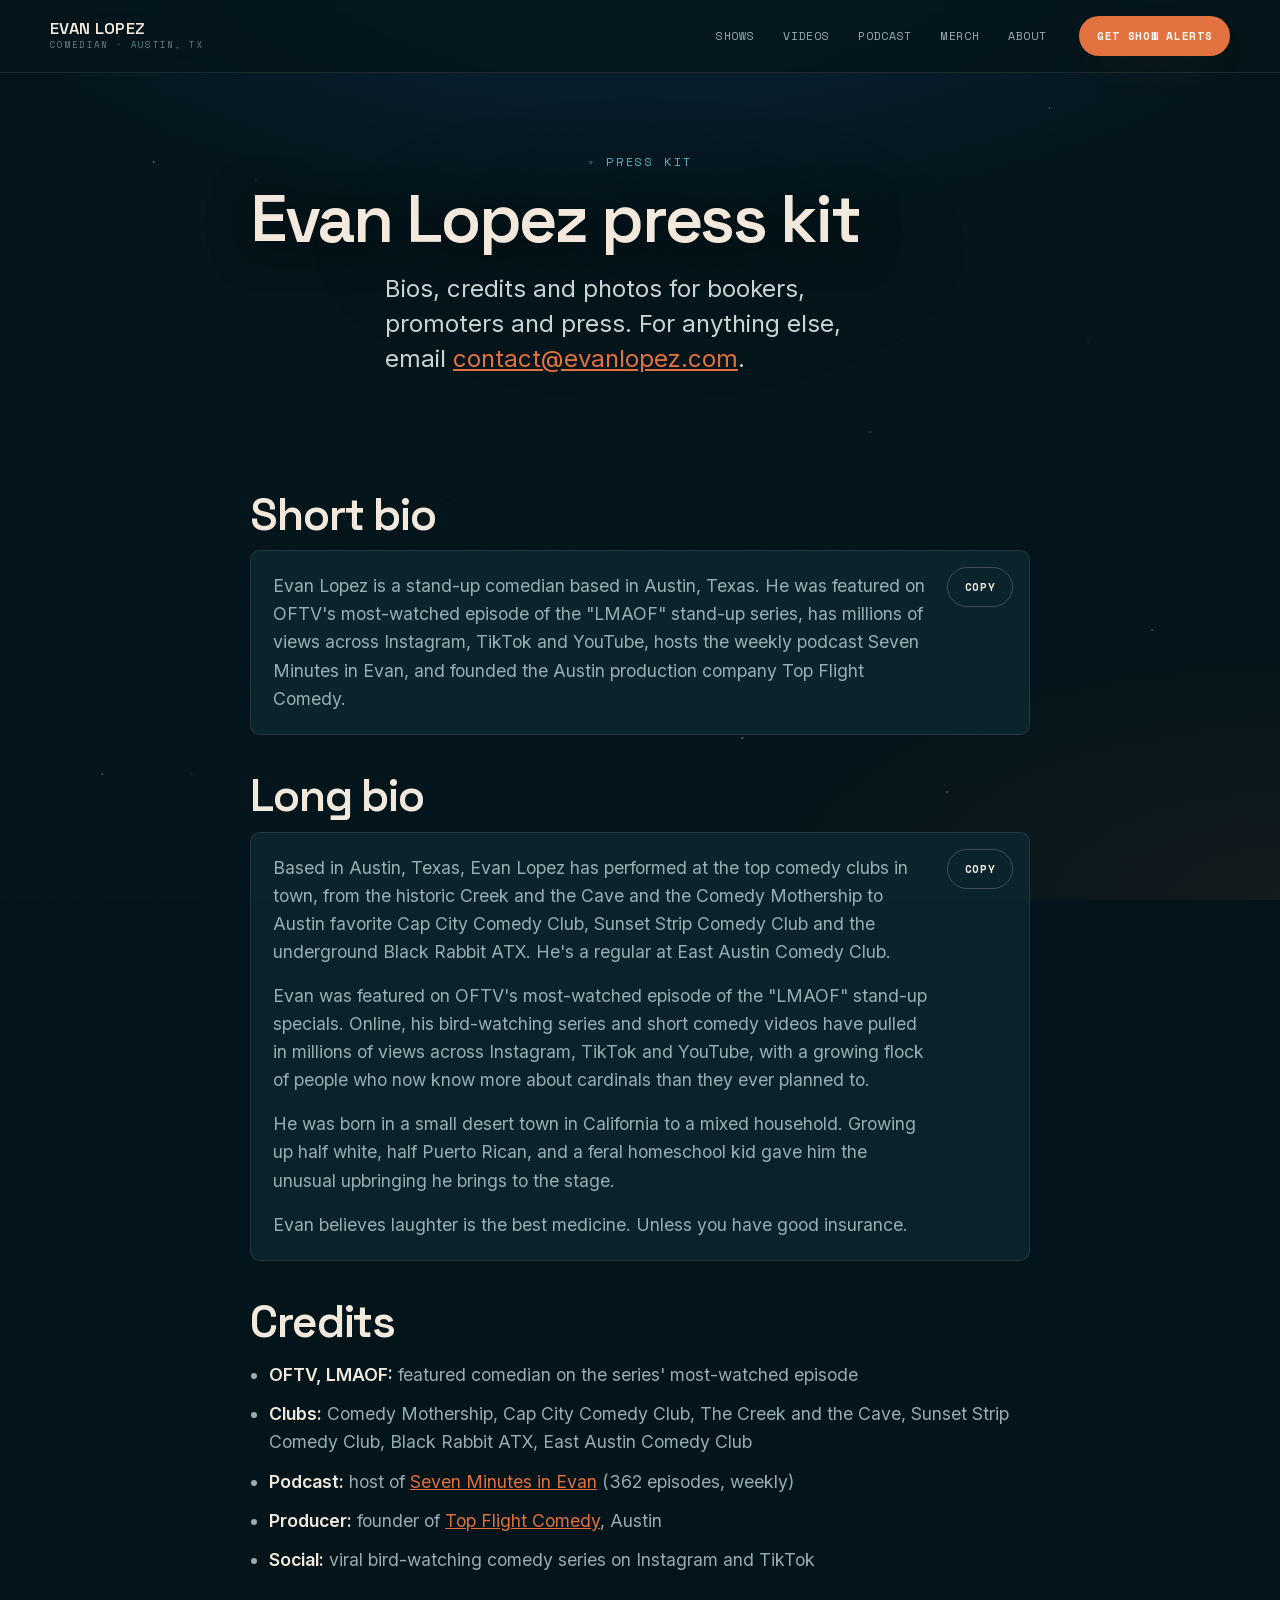
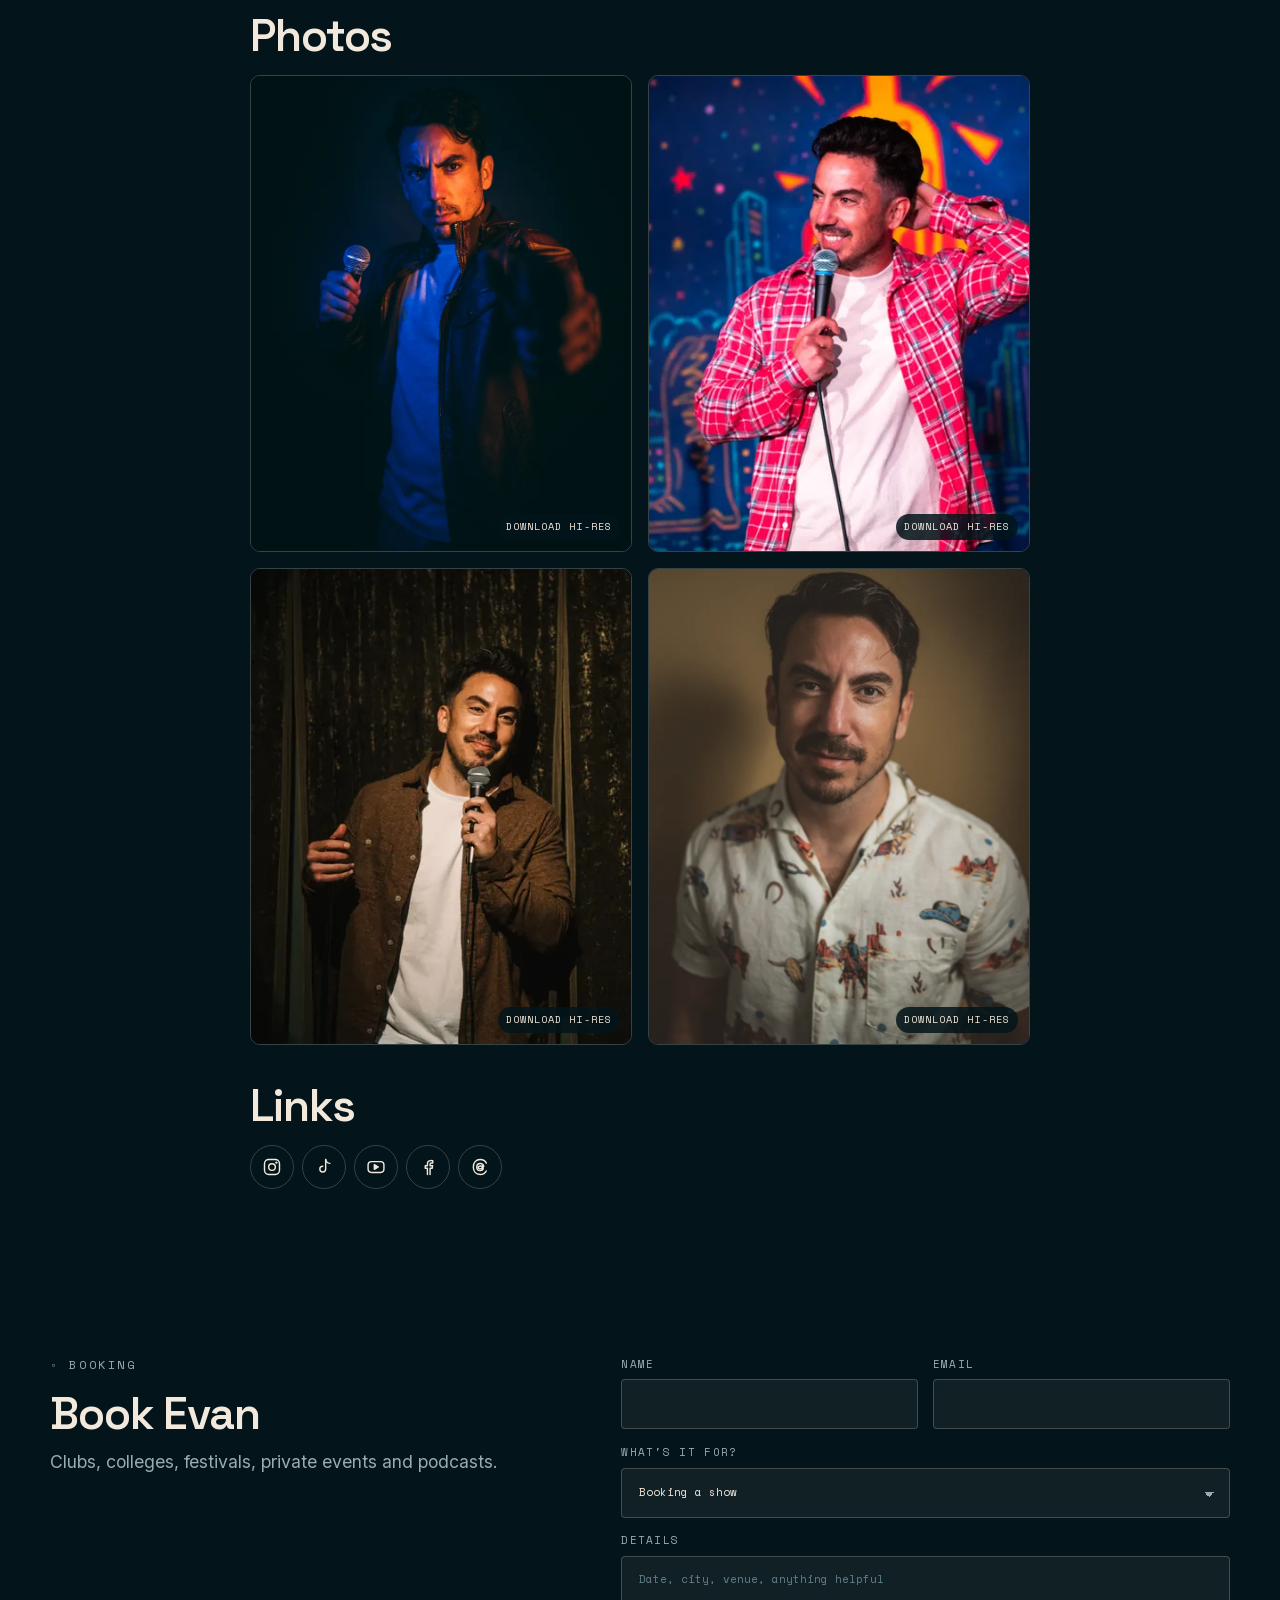
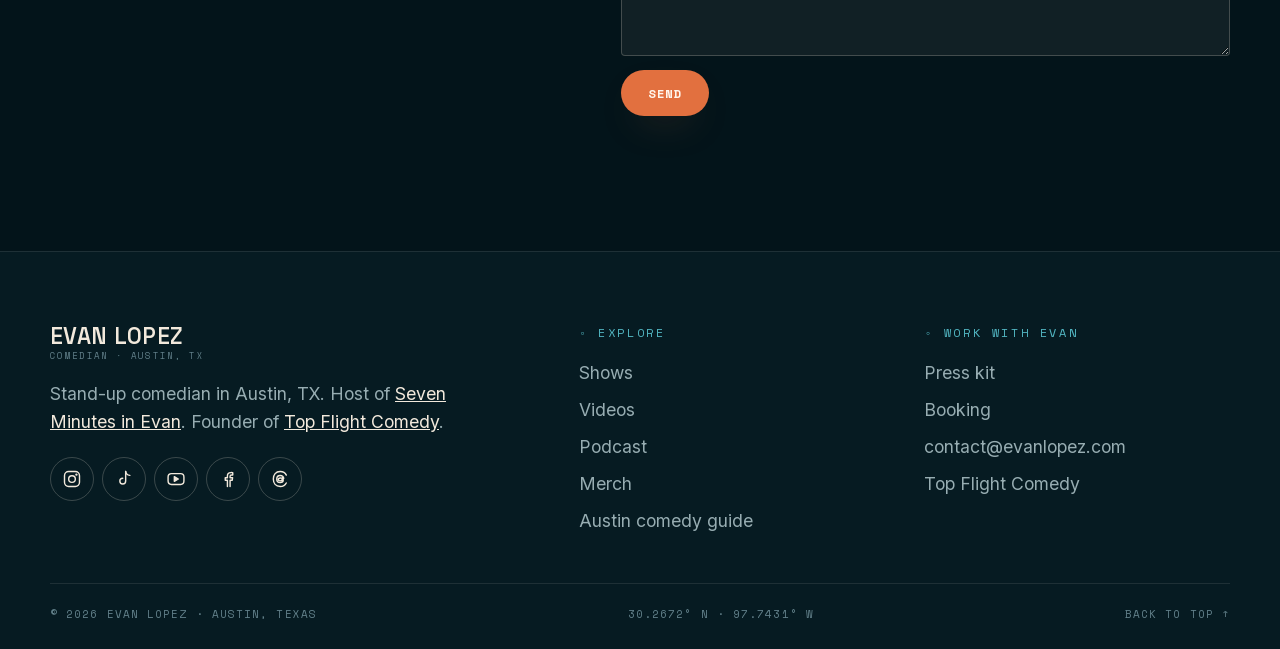
<file: press/index.html>
<!DOCTYPE html>
<html lang="en">
<head>
  <meta charset="UTF-8">
  <meta name="viewport" content="width=device-width, initial-scale=1">
  <title>Evan Lopez Press Kit | Austin Comedian Bio &amp; Photos</title>
  <meta name="description" content="Press kit for Austin stand-up comedian Evan Lopez: short and long bios, credits (OFTV LMAOF), photos and booking contact.">
  <meta name="robots" content="index, follow, max-image-preview:large">
  <link rel="canonical" href="https://evanlopez.com/press/">
  <meta name="theme-color" content="#03141a">
  <meta property="og:type" content="website">
  <meta property="og:site_name" content="Evan Lopez">
  <meta property="og:title" content="Evan Lopez Press Kit | Austin Comedian Bio &amp; Photos">
  <meta property="og:description" content="Press kit for Austin stand-up comedian Evan Lopez: short and long bios, credits (OFTV LMAOF), photos and booking contact.">
  <meta property="og:url" content="https://evanlopez.com/press/">
  <meta property="og:image" content="https://evanlopez.com/assets/og-image.jpg">
  <meta property="og:image:width" content="1200">
  <meta property="og:image:height" content="630">
  <meta property="og:image:alt" content="Evan Lopez, stand-up comedian in Austin, Texas">
  <meta name="twitter:card" content="summary_large_image">
  <link rel="icon" href="/assets/favicon-64.png" sizes="64x64" type="image/png">
  <link rel="icon" href="/assets/favicon.svg" type="image/svg+xml">
  <link rel="apple-touch-icon" href="/assets/apple-touch-icon.png">
  <link rel="manifest" href="/site.webmanifest">
  <link rel="preload" href="/assets/fonts/space-grotesk-500-700.woff2" as="font" type="font/woff2" crossorigin>
  <link rel="preload" href="/assets/fonts/inter-400-600.woff2" as="font" type="font/woff2" crossorigin>
  <link rel="stylesheet" href="/css/styles.css?v=19">
  <script type="application/ld+json">{"@context":"https://schema.org","@graph":[{"@type":"Person","@id":"https://evanlopez.com/#evan","name":"Evan Lopez","url":"https://evanlopez.com/","image":"https://evanlopez.com/assets/photos/about-1200.webp","jobTitle":"Stand-up comedian","description":"Evan Lopez is a stand-up comedian based in Austin, Texas. He was featured on OFTV's most-watched episode of the \"LMAOF\" stand-up series, has millions of views across Instagram, TikTok and YouTube, hosts the weekly podcast Seven Minutes in Evan, and founded the Austin production company Top Flight Comedy.","email":"mailto:contact@evanlopez.com","homeLocation":{"@type":"City","name":"Austin","containedInPlace":{"@type":"State","name":"Texas"}},"knowsAbout":["Stand-up comedy","Comedy podcasting","Comedy show production","Bird watching"],"founder":{"@id":"https://evanlopez.com/#topflight"},"sameAs":["https://www.instagram.com/iamevanlopez","https://www.tiktok.com/@iamevanlopez","https://www.youtube.com/@EvanLopez","https://www.facebook.com/EvanLopezComedy","https://www.threads.com/@iamevanlopez","https://open.spotify.com/show/1law6HzyxvgV1NMXmt70n2","https://podcasts.apple.com/us/podcast/seven-minutes-in-evan/id1494001499"]},{"@type":"Organization","@id":"https://evanlopez.com/#topflight","name":"Top Flight Comedy","url":"https://topflightcomedy.com/","founder":{"@id":"https://evanlopez.com/#evan"},"sameAs":["https://www.instagram.com/topflightcomedy"],"areaServed":{"@type":"City","name":"Austin"}},{"@type":"PodcastSeries","@id":"https://evanlopez.com/podcast/#series","name":"Seven Minutes in Evan","url":"https://evanlopez.com/podcast/","description":"Get inside the world of Evan for seven minutes... or more.","author":{"@id":"https://evanlopez.com/#evan"},"webFeed":"https://anchor.fm/s/ffa63fd8/podcast/rss","image":"https://evanlopez.com/assets/photos/podcast-600.webp","sameAs":["https://open.spotify.com/show/1law6HzyxvgV1NMXmt70n2","https://podcasts.apple.com/us/podcast/seven-minutes-in-evan/id1494001499"]},{"@type":"WebSite","@id":"https://evanlopez.com/#site","url":"https://evanlopez.com/","name":"Evan Lopez","publisher":{"@id":"https://evanlopez.com/#evan"}}]}</script>
  <script type="application/ld+json">{"@context":"https://schema.org","@type":"BreadcrumbList","itemListElement":[{"@type":"ListItem","position":1,"name":"Home","item":"https://evanlopez.com/"},{"@type":"ListItem","position":2,"name":"Press kit","item":"https://evanlopez.com/press/"}]}</script>
</head>
<body id="top">
  <div class="starlayer" aria-hidden="true"></div>
  <a class="skip" href="#main">Skip to content</a>
  <header class="site-header">
    <div class="wrap header-inner">
      <a class="brand" href="/" aria-label="Evan Lopez home"><span><b>Evan Lopez</b><small>Comedian · Austin, TX</small></span></a>
      <nav class="nav" aria-label="Main">
        <ul id="nav-list"><li><a href="/#shows">Shows</a></li><li><a href="/#videos">Videos</a></li><li><a href="/#podcast">Podcast</a></li><li><a href="/#merch">Merch</a></li><li><a href="/#about">About</a></li><li class="nav-social"><ul class="socials socials-sm"><li><a href="https://www.instagram.com/iamevanlopez" target="_blank" rel="noopener me" aria-label="Instagram @iamevanlopez"><svg class="ico" width="20" height="20" viewBox="0 0 24 24" fill="none" stroke="currentColor" stroke-width="1.7" stroke-linecap="round" stroke-linejoin="round" aria-hidden="true"><rect x="3" y="3" width="18" height="18" rx="5"/><circle cx="12" cy="12" r="4"/><circle cx="17.3" cy="6.7" r=".6" fill="currentColor"/></svg></a></li><li><a href="https://www.tiktok.com/@iamevanlopez" target="_blank" rel="noopener me" aria-label="TikTok @iamevanlopez"><svg class="ico" width="20" height="20" viewBox="0 0 24 24" fill="none" stroke="currentColor" stroke-width="1.7" stroke-linecap="round" stroke-linejoin="round" aria-hidden="true"><path d="M14 3v11.5a3.5 3.5 0 1 1-3.5-3.5"/><path d="M14 3c.4 2.6 2.2 4.4 5 4.6"/></svg></a></li><li><a href="https://www.youtube.com/@EvanLopez" target="_blank" rel="noopener me" aria-label="YouTube @EvanLopez"><svg class="ico" width="20" height="20" viewBox="0 0 24 24" fill="none" stroke="currentColor" stroke-width="1.7" stroke-linecap="round" stroke-linejoin="round" aria-hidden="true"><rect x="2.5" y="5.5" width="19" height="13" rx="4"/><path d="M10 9.2v5.6l4.8-2.8z" fill="currentColor"/></svg></a></li><li><a href="https://www.facebook.com/EvanLopezComedy" target="_blank" rel="noopener me" aria-label="Facebook EvanLopezComedy"><svg class="ico" width="20" height="20" viewBox="0 0 24 24" fill="none" stroke="currentColor" stroke-width="1.7" stroke-linecap="round" stroke-linejoin="round" aria-hidden="true"><path d="M14.5 21v-7.5h2.6l.4-3h-3V8.6c0-.9.3-1.5 1.6-1.5h1.6V4.4a21 21 0 0 0-2.4-.1c-2.4 0-4 1.4-4 4.1v2.1H8.7v3h2.6V21"/></svg></a></li><li><a href="https://www.threads.com/@iamevanlopez" target="_blank" rel="noopener me" aria-label="Threads @iamevanlopez"><svg class="ico" width="20" height="20" viewBox="0 0 24 24" fill="none" stroke="currentColor" stroke-width="1.7" stroke-linecap="round" stroke-linejoin="round" aria-hidden="true"><path d="M16.5 11.2c-.4-2.3-2-3.5-4.3-3.5-2.6 0-4.1 1.8-4.1 4.3s1.6 4.3 4.1 4.3c2 0 3.7-1.1 3.7-3 0-1.6-1.4-2.5-3.3-2.5-1.5 0-2.6.7-2.6 1.8 0 1 .9 1.6 2 1.6 2.5 0 3.4-2.3 3.4-4.9"/><path d="M19.6 7.3C18.3 4.6 15.6 3 12.2 3 6.9 3 4 6.8 4 12s2.9 9 8.2 9c3.3 0 6-1.5 7.3-4.2"/></svg></a></li></ul></li></ul>
      </nav>
      <a class="btn btn-primary btn-sm header-cta" href="/#alerts"><span class="lbl-lg">Get show alerts</span><span class="lbl-sm">Alerts</span></a>
      <button class="menu-btn" aria-expanded="false" aria-controls="nav-list" aria-label="Menu"><span></span><span></span></button>
    </div>
  </header>
  <main id="main">

    <section class="hero hero-sub"><div class="wrap narrow">
      <p class="eyebrow">Press kit</p>
      <h1>Evan Lopez press kit</h1>
      <p class="lede">Bios, credits and photos for bookers, promoters and press. For anything else, email <a href="mailto:contact@evanlopez.com">contact@evanlopez.com</a>.</p>
    </div></section>
    <section class="section tight"><div class="wrap narrow">
      <h2>Short bio</h2>
      <div class="copy-box"><p id="bio-short">Evan Lopez is a stand-up comedian based in Austin, Texas. He was featured on OFTV&#x27;s most-watched episode of the &quot;LMAOF&quot; stand-up series, has millions of views across Instagram, TikTok and YouTube, hosts the weekly podcast Seven Minutes in Evan, and founded the Austin production company Top Flight Comedy.</p><button class="btn btn-ghost btn-sm" data-copy="bio-short">Copy</button></div>
      <h2 class="mt">Long bio</h2>
      <div class="copy-box"><div id="bio-long"><p>Based in Austin, Texas, Evan Lopez has performed at the top comedy clubs in town, from the historic Creek and the Cave and the Comedy Mothership to Austin favorite Cap City Comedy Club, Sunset Strip Comedy Club and the underground Black Rabbit ATX. He&#x27;s a regular at East Austin Comedy Club.</p><p>Evan was featured on OFTV&#x27;s most-watched episode of the &quot;LMAOF&quot; stand-up specials. Online, his bird-watching series and short comedy videos have pulled in millions of views across Instagram, TikTok and YouTube, with a growing flock of people who now know more about cardinals than they ever planned to.</p><p>He was born in a small desert town in California to a mixed household. Growing up half white, half Puerto Rican, and a feral homeschool kid gave him the unusual upbringing he brings to the stage.</p><p>Evan believes laughter is the best medicine. Unless you have good insurance.</p></div><button class="btn btn-ghost btn-sm" data-copy="bio-long">Copy</button></div>
      <h2 class="mt">Credits</h2>
      <ul class="tips">
        <li><strong>OFTV, LMAOF:</strong> featured comedian on the series' most-watched episode</li>
        <li><strong>Clubs:</strong> Comedy Mothership, Cap City Comedy Club, The Creek and the Cave, Sunset Strip Comedy Club, Black Rabbit ATX, East Austin Comedy Club</li>
        <li><strong>Podcast:</strong> host of <a href="/podcast/">Seven Minutes in Evan</a> (362 episodes, weekly)</li>
        <li><strong>Producer:</strong> founder of <a href="https://topflightcomedy.com/" target="_blank" rel="noopener">Top Flight Comedy</a>, Austin</li>
        <li><strong>Social:</strong> viral bird-watching comedy series on Instagram and TikTok</li>
      </ul>
      <h2 class="mt">Photos</h2>
      <div class="press-grid"><a class="press-photo" href="/assets/photos/press-1-2400.webp" download="evan-lopez-press-1.webp"><img class="" src="/assets/photos/press-1-800.webp" srcset="/assets/photos/press-1-800.webp 800w, /assets/photos/press-1-1200.webp 1200w" sizes="(max-width:700px) 45vw, 360px" width="800" height="1200" alt="Evan Lopez press photo" loading="lazy" decoding="async"><span>Download hi-res</span></a><a class="press-photo" href="/assets/photos/press-2-2400.webp" download="evan-lopez-press-2.webp"><img class="" src="/assets/photos/press-2-800.webp" srcset="/assets/photos/press-2-800.webp 800w, /assets/photos/press-2-1200.webp 1200w" sizes="(max-width:700px) 45vw, 360px" width="800" height="533" alt="Evan Lopez press photo" loading="lazy" decoding="async"><span>Download hi-res</span></a><a class="press-photo" href="/assets/photos/press-3-2400.webp" download="evan-lopez-press-3.webp"><img class="" src="/assets/photos/press-3-800.webp" srcset="/assets/photos/press-3-800.webp 800w, /assets/photos/press-3-1200.webp 1200w" sizes="(max-width:700px) 45vw, 360px" width="800" height="533" alt="Evan Lopez press photo" loading="lazy" decoding="async"><span>Download hi-res</span></a><a class="press-photo" href="/assets/photos/press-4-2400.webp" download="evan-lopez-press-4.webp"><img class="" src="/assets/photos/press-4-800.webp" srcset="/assets/photos/press-4-800.webp 800w, /assets/photos/press-4-1200.webp 1200w" sizes="(max-width:700px) 45vw, 360px" width="800" height="1000" alt="Evan Lopez press photo" loading="lazy" decoding="async"><span>Download hi-res</span></a></div>
      <h2 class="mt">Links</h2>
      <ul class="socials socials-lg"><li><a href="https://www.instagram.com/iamevanlopez" target="_blank" rel="noopener me" aria-label="Instagram @iamevanlopez"><svg class="ico" width="20" height="20" viewBox="0 0 24 24" fill="none" stroke="currentColor" stroke-width="1.7" stroke-linecap="round" stroke-linejoin="round" aria-hidden="true"><rect x="3" y="3" width="18" height="18" rx="5"/><circle cx="12" cy="12" r="4"/><circle cx="17.3" cy="6.7" r=".6" fill="currentColor"/></svg></a></li><li><a href="https://www.tiktok.com/@iamevanlopez" target="_blank" rel="noopener me" aria-label="TikTok @iamevanlopez"><svg class="ico" width="20" height="20" viewBox="0 0 24 24" fill="none" stroke="currentColor" stroke-width="1.7" stroke-linecap="round" stroke-linejoin="round" aria-hidden="true"><path d="M14 3v11.5a3.5 3.5 0 1 1-3.5-3.5"/><path d="M14 3c.4 2.6 2.2 4.4 5 4.6"/></svg></a></li><li><a href="https://www.youtube.com/@EvanLopez" target="_blank" rel="noopener me" aria-label="YouTube @EvanLopez"><svg class="ico" width="20" height="20" viewBox="0 0 24 24" fill="none" stroke="currentColor" stroke-width="1.7" stroke-linecap="round" stroke-linejoin="round" aria-hidden="true"><rect x="2.5" y="5.5" width="19" height="13" rx="4"/><path d="M10 9.2v5.6l4.8-2.8z" fill="currentColor"/></svg></a></li><li><a href="https://www.facebook.com/EvanLopezComedy" target="_blank" rel="noopener me" aria-label="Facebook EvanLopezComedy"><svg class="ico" width="20" height="20" viewBox="0 0 24 24" fill="none" stroke="currentColor" stroke-width="1.7" stroke-linecap="round" stroke-linejoin="round" aria-hidden="true"><path d="M14.5 21v-7.5h2.6l.4-3h-3V8.6c0-.9.3-1.5 1.6-1.5h1.6V4.4a21 21 0 0 0-2.4-.1c-2.4 0-4 1.4-4 4.1v2.1H8.7v3h2.6V21"/></svg></a></li><li><a href="https://www.threads.com/@iamevanlopez" target="_blank" rel="noopener me" aria-label="Threads @iamevanlopez"><svg class="ico" width="20" height="20" viewBox="0 0 24 24" fill="none" stroke="currentColor" stroke-width="1.7" stroke-linecap="round" stroke-linejoin="round" aria-hidden="true"><path d="M16.5 11.2c-.4-2.3-2-3.5-4.3-3.5-2.6 0-4.1 1.8-4.1 4.3s1.6 4.3 4.1 4.3c2 0 3.7-1.1 3.7-3 0-1.6-1.4-2.5-3.3-2.5-1.5 0-2.6.7-2.6 1.8 0 1 .9 1.6 2 1.6 2.5 0 3.4-2.3 3.4-4.9"/><path d="M19.6 7.3C18.3 4.6 15.6 3 12.2 3 6.9 3 4 6.8 4 12s2.9 9 8.2 9c3.3 0 6-1.5 7.3-4.2"/></svg></a></li></ul>
    </div></section>
    <section class="section panel" id="book"><div class="wrap book-grid">
      <div><p class="eyebrow">Booking</p><h2>Book Evan</h2><p>Clubs, colleges, festivals, private events and podcasts.</p></div>
      <form class="contact" id="contact-form" data-endpoint="https://formsubmit.co/ajax/contact@evanlopez.com">
          <input type="hidden" name="_subject" value="New inquiry (evanlopez.com)">
          <input type="hidden" name="_template" value="table">
          <input type="text" name="_honey" class="hp" tabindex="-1" autocomplete="off" aria-hidden="true">
          <div class="row2">
            <label>Name<input type="text" name="name" autocomplete="name" required></label>
            <label>Email<input type="email" name="email" autocomplete="email" required></label>
          </div>
          <label>What's it for?
            <select name="type"><option>Booking a show</option><option>Private event</option><option>Press / interview</option><option>Podcast guest</option><option>Brand partnership</option><option>Something else</option></select>
          </label>
          <label>Details<textarea name="message" rows="4" placeholder="Date, city, venue, anything helpful" required></textarea></label>
          <button class="btn btn-primary" type="submit">Send</button>
          <p class="form-note" role="status"></p>
        </form>
    </div></section>

  </main>
  <footer class="site-footer">
    <div class="wrap footer-grid">
      <div>
        <a class="brand brand-lg" href="/"><span><b>Evan Lopez</b><small>Comedian · Austin, TX</small></span></a>
        <p class="muted">Stand-up comedian in Austin, TX. Host of <a href="/podcast/">Seven Minutes in Evan</a>. Founder of <a href="https://topflightcomedy.com/" target="_blank" rel="noopener">Top Flight Comedy</a>.</p>
        <ul class="socials"><li><a href="https://www.instagram.com/iamevanlopez" target="_blank" rel="noopener me" aria-label="Instagram @iamevanlopez"><svg class="ico" width="20" height="20" viewBox="0 0 24 24" fill="none" stroke="currentColor" stroke-width="1.7" stroke-linecap="round" stroke-linejoin="round" aria-hidden="true"><rect x="3" y="3" width="18" height="18" rx="5"/><circle cx="12" cy="12" r="4"/><circle cx="17.3" cy="6.7" r=".6" fill="currentColor"/></svg></a></li><li><a href="https://www.tiktok.com/@iamevanlopez" target="_blank" rel="noopener me" aria-label="TikTok @iamevanlopez"><svg class="ico" width="20" height="20" viewBox="0 0 24 24" fill="none" stroke="currentColor" stroke-width="1.7" stroke-linecap="round" stroke-linejoin="round" aria-hidden="true"><path d="M14 3v11.5a3.5 3.5 0 1 1-3.5-3.5"/><path d="M14 3c.4 2.6 2.2 4.4 5 4.6"/></svg></a></li><li><a href="https://www.youtube.com/@EvanLopez" target="_blank" rel="noopener me" aria-label="YouTube @EvanLopez"><svg class="ico" width="20" height="20" viewBox="0 0 24 24" fill="none" stroke="currentColor" stroke-width="1.7" stroke-linecap="round" stroke-linejoin="round" aria-hidden="true"><rect x="2.5" y="5.5" width="19" height="13" rx="4"/><path d="M10 9.2v5.6l4.8-2.8z" fill="currentColor"/></svg></a></li><li><a href="https://www.facebook.com/EvanLopezComedy" target="_blank" rel="noopener me" aria-label="Facebook EvanLopezComedy"><svg class="ico" width="20" height="20" viewBox="0 0 24 24" fill="none" stroke="currentColor" stroke-width="1.7" stroke-linecap="round" stroke-linejoin="round" aria-hidden="true"><path d="M14.5 21v-7.5h2.6l.4-3h-3V8.6c0-.9.3-1.5 1.6-1.5h1.6V4.4a21 21 0 0 0-2.4-.1c-2.4 0-4 1.4-4 4.1v2.1H8.7v3h2.6V21"/></svg></a></li><li><a href="https://www.threads.com/@iamevanlopez" target="_blank" rel="noopener me" aria-label="Threads @iamevanlopez"><svg class="ico" width="20" height="20" viewBox="0 0 24 24" fill="none" stroke="currentColor" stroke-width="1.7" stroke-linecap="round" stroke-linejoin="round" aria-hidden="true"><path d="M16.5 11.2c-.4-2.3-2-3.5-4.3-3.5-2.6 0-4.1 1.8-4.1 4.3s1.6 4.3 4.1 4.3c2 0 3.7-1.1 3.7-3 0-1.6-1.4-2.5-3.3-2.5-1.5 0-2.6.7-2.6 1.8 0 1 .9 1.6 2 1.6 2.5 0 3.4-2.3 3.4-4.9"/><path d="M19.6 7.3C18.3 4.6 15.6 3 12.2 3 6.9 3 4 6.8 4 12s2.9 9 8.2 9c3.3 0 6-1.5 7.3-4.2"/></svg></a></li></ul>
      </div>
      <div>
        <p class="kicker">Explore</p>
        <ul class="flist"><li><a href="/#shows">Shows</a></li><li><a href="/#videos">Videos</a></li><li><a href="/podcast/">Podcast</a></li><li><a href="/#merch">Merch</a></li><li><a href="/austin-comedy/">Austin comedy guide</a></li></ul>
      </div>
      <div>
        <p class="kicker">Work with Evan</p>
        <ul class="flist"><li><a href="/press/">Press kit</a></li><li><a href="/#book">Booking</a></li><li><a href="mailto:contact@evanlopez.com">contact@evanlopez.com</a></li><li><a href="https://topflightcomedy.com/" target="_blank" rel="noopener">Top Flight Comedy</a></li></ul>
      </div>
    </div>
    <div class="wrap footer-base"><span>© <span data-year>2026</span> Evan Lopez · Austin, Texas</span><span class="coords">30.2672° N · 97.7431° W</span><a href="#top">Back to top ↑</a></div>
  </footer>
  <script src="/js/main.js?v=19" defer></script>
</body>
</html>
</file>
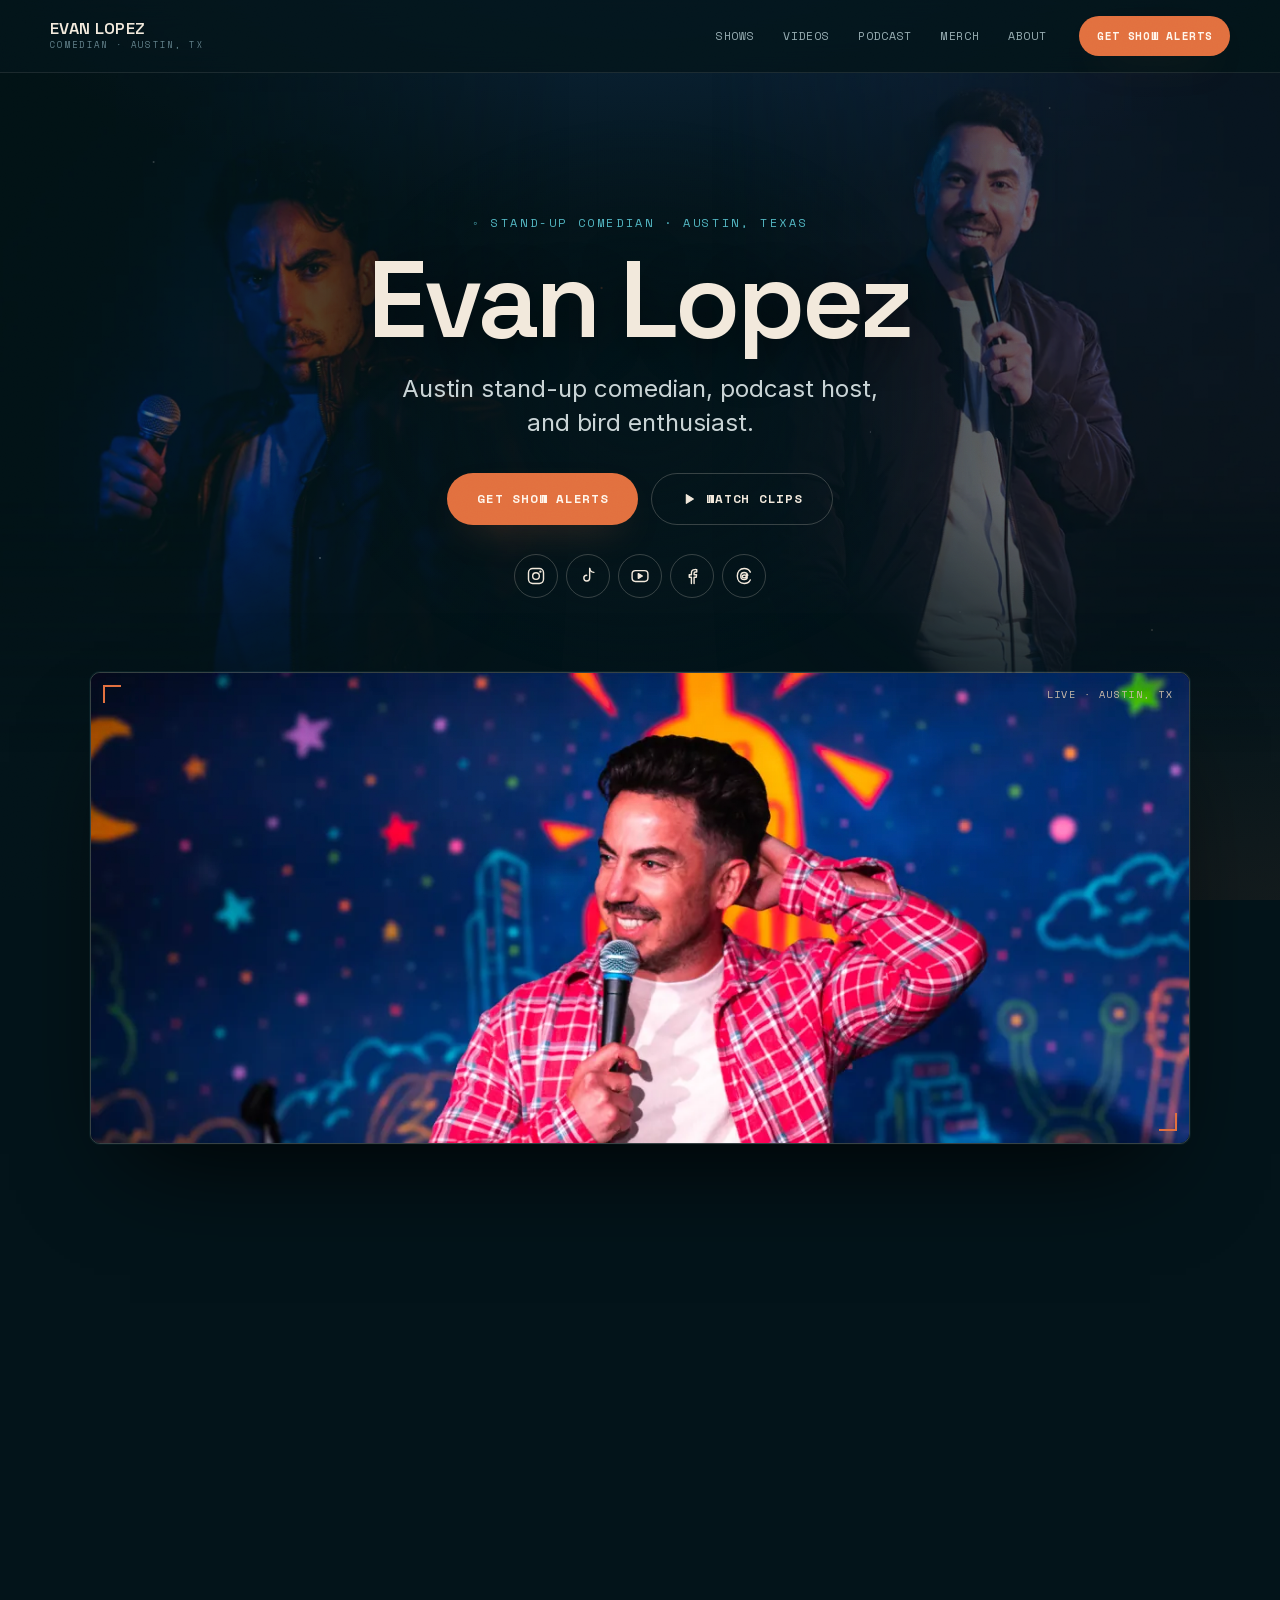
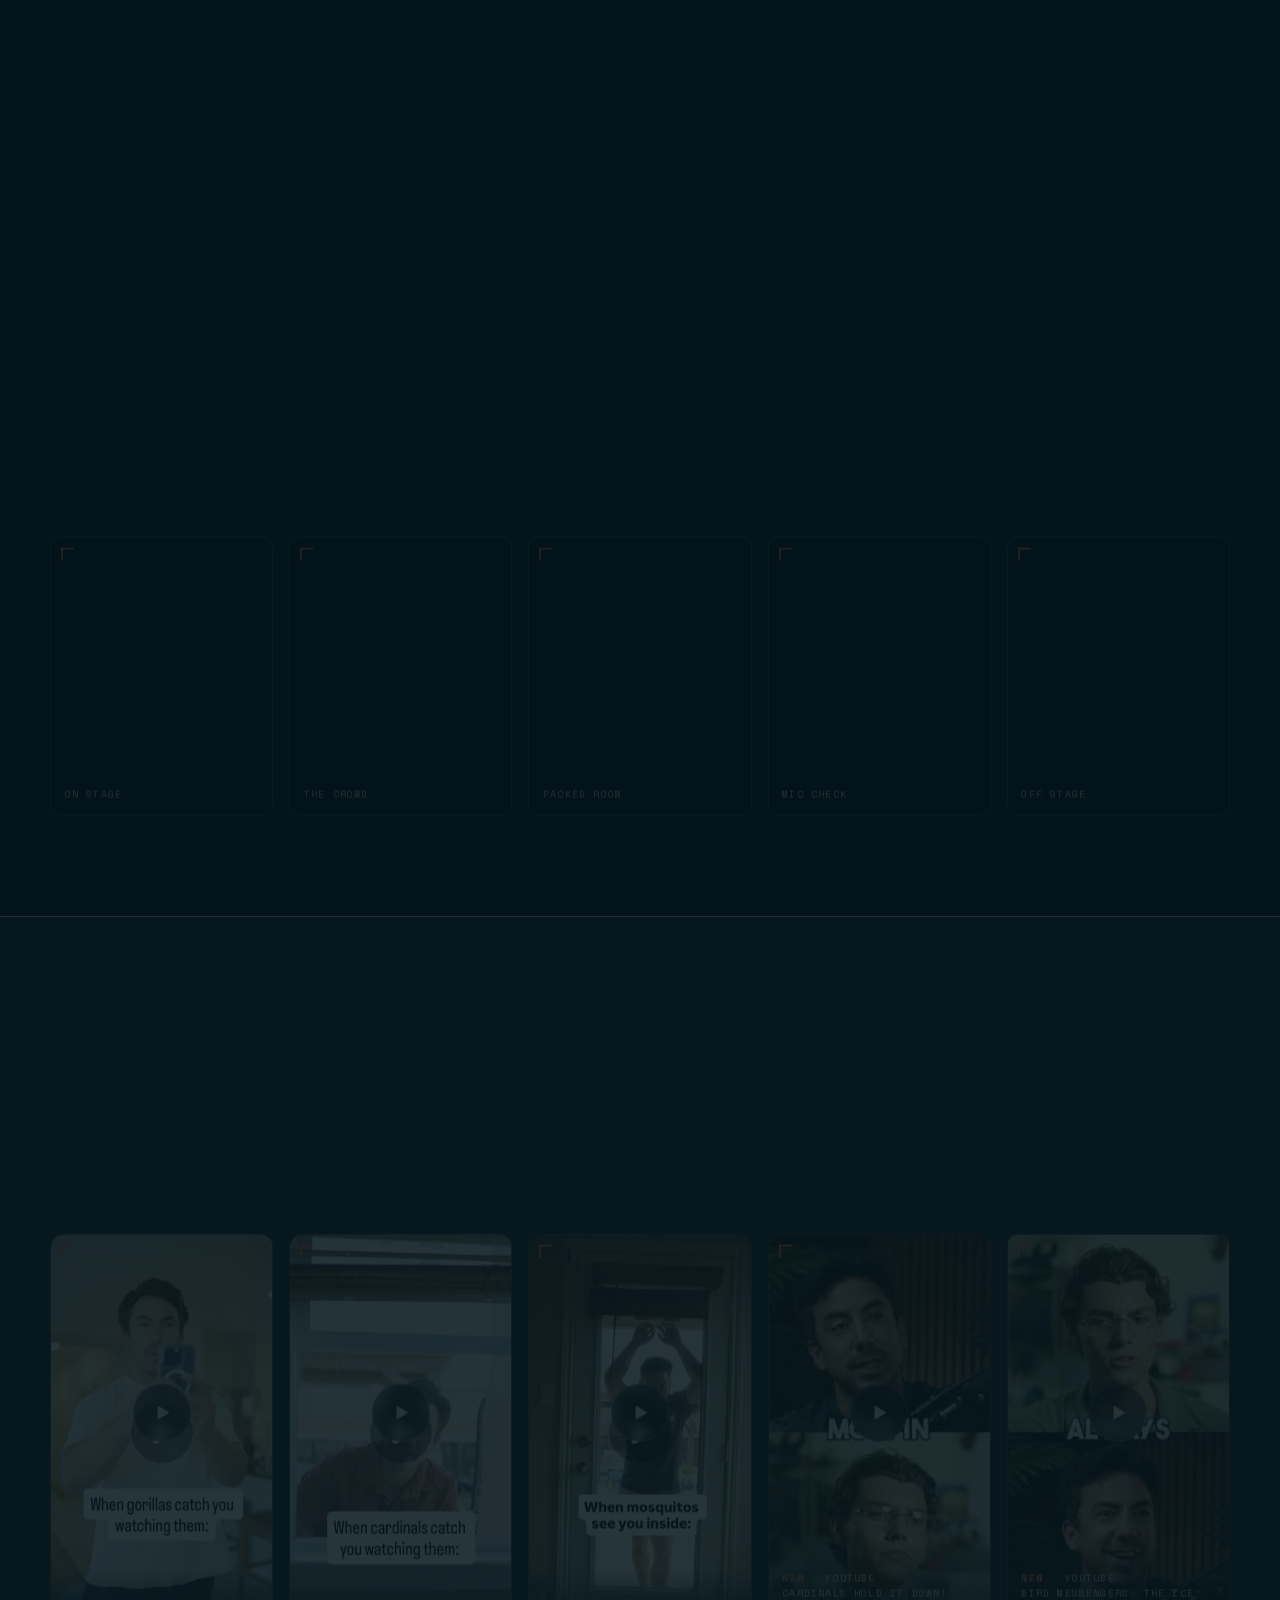
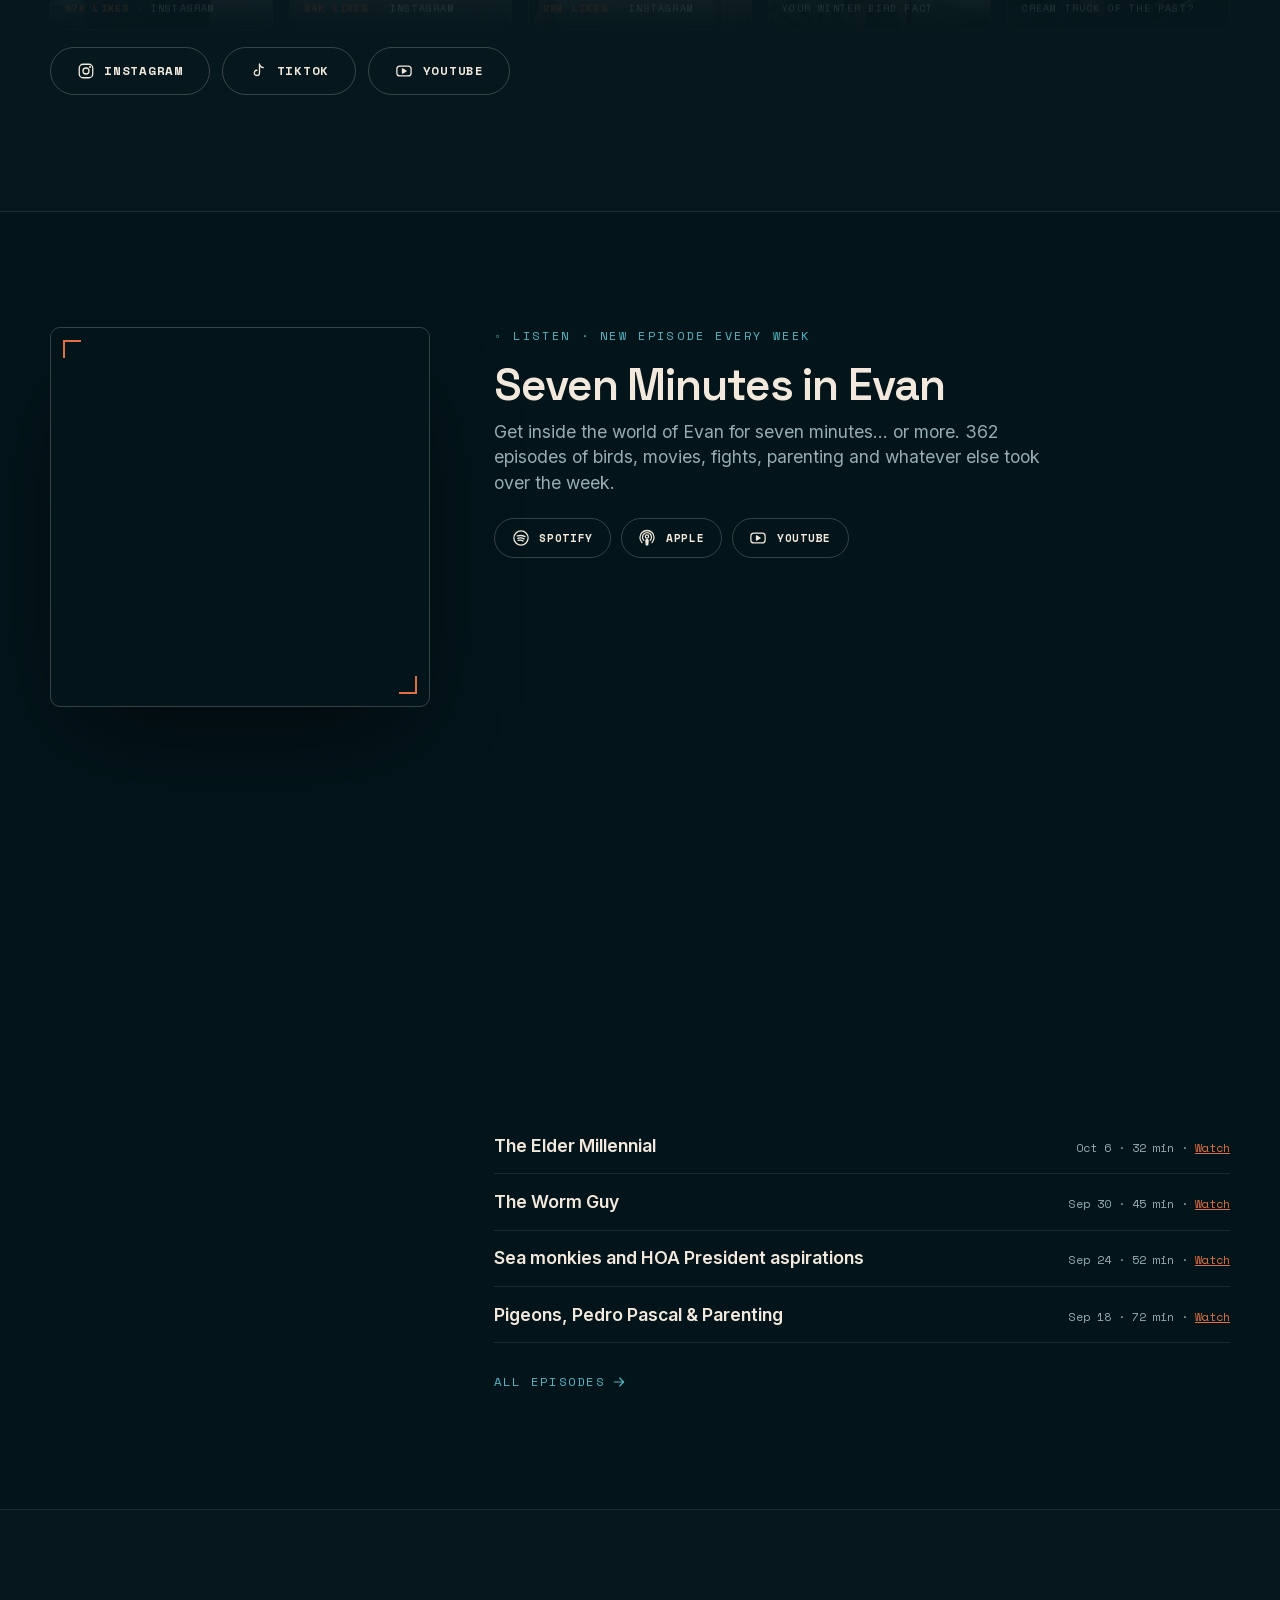
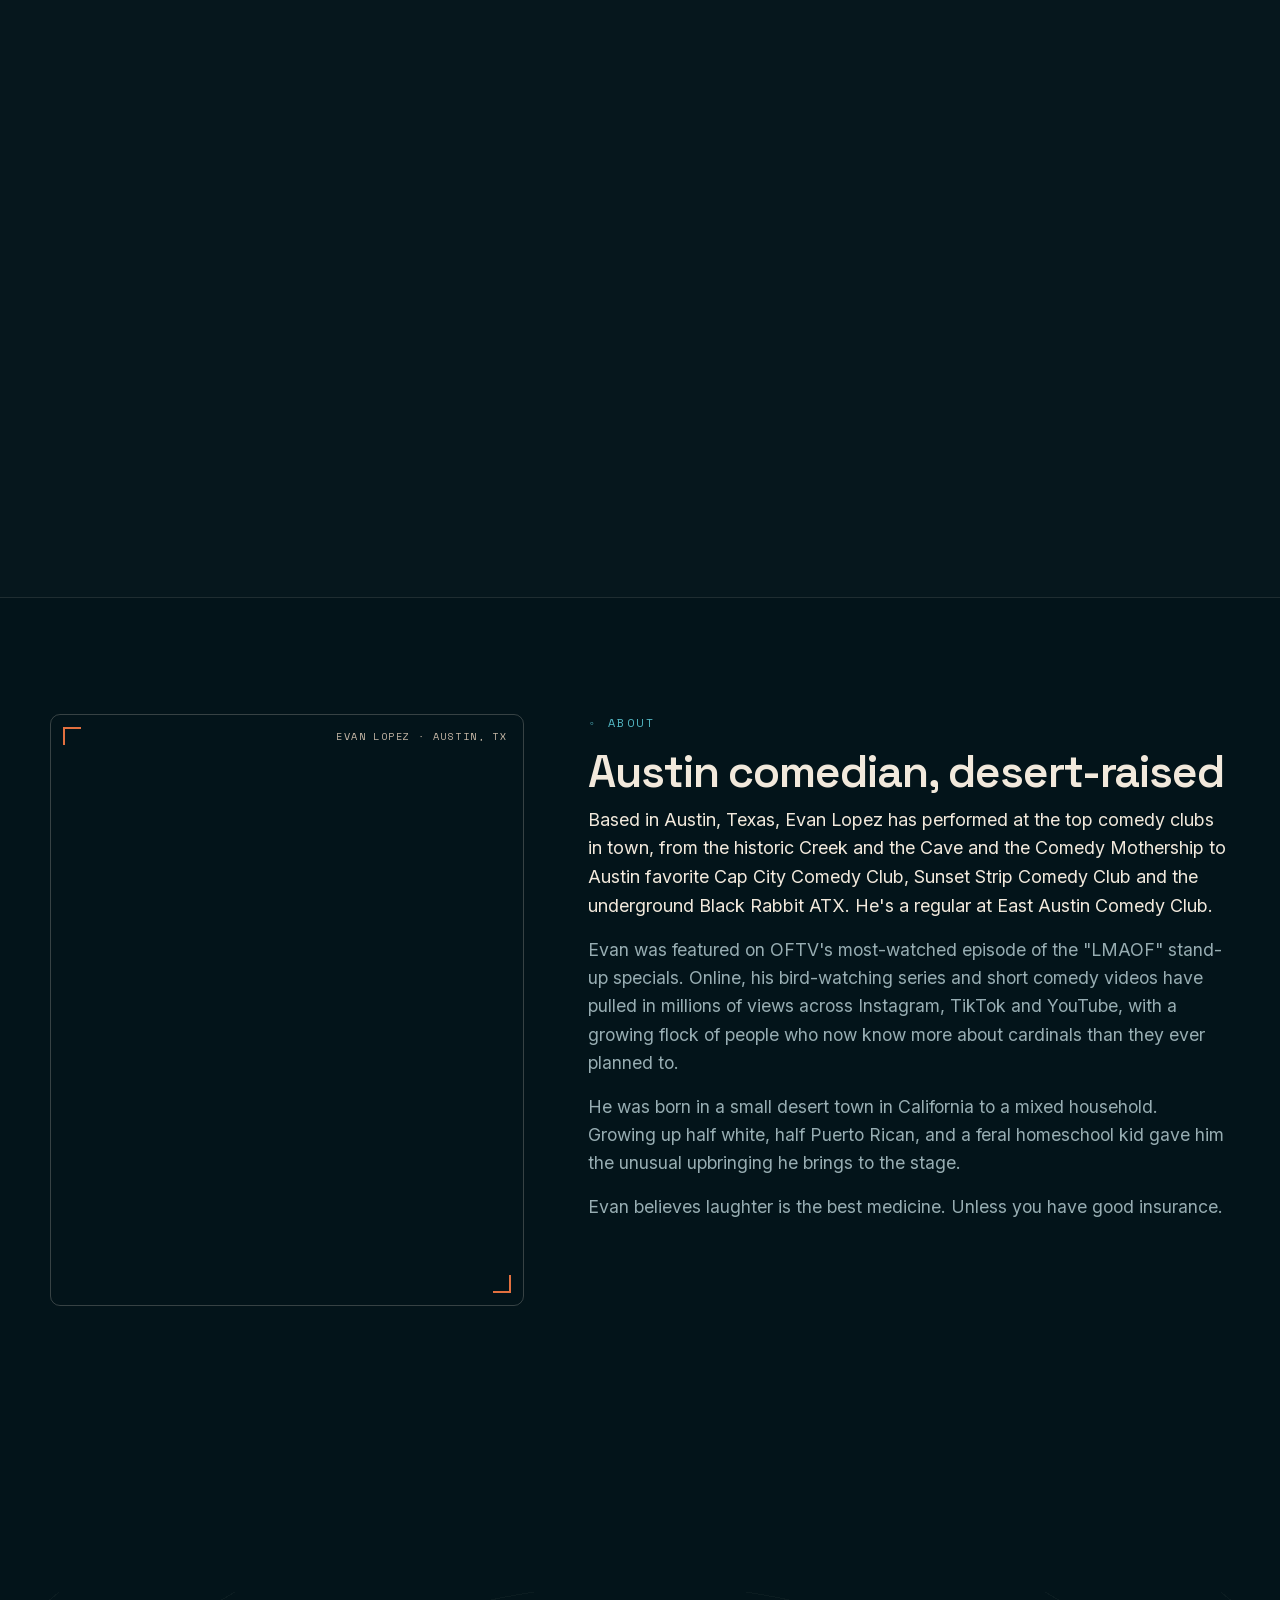
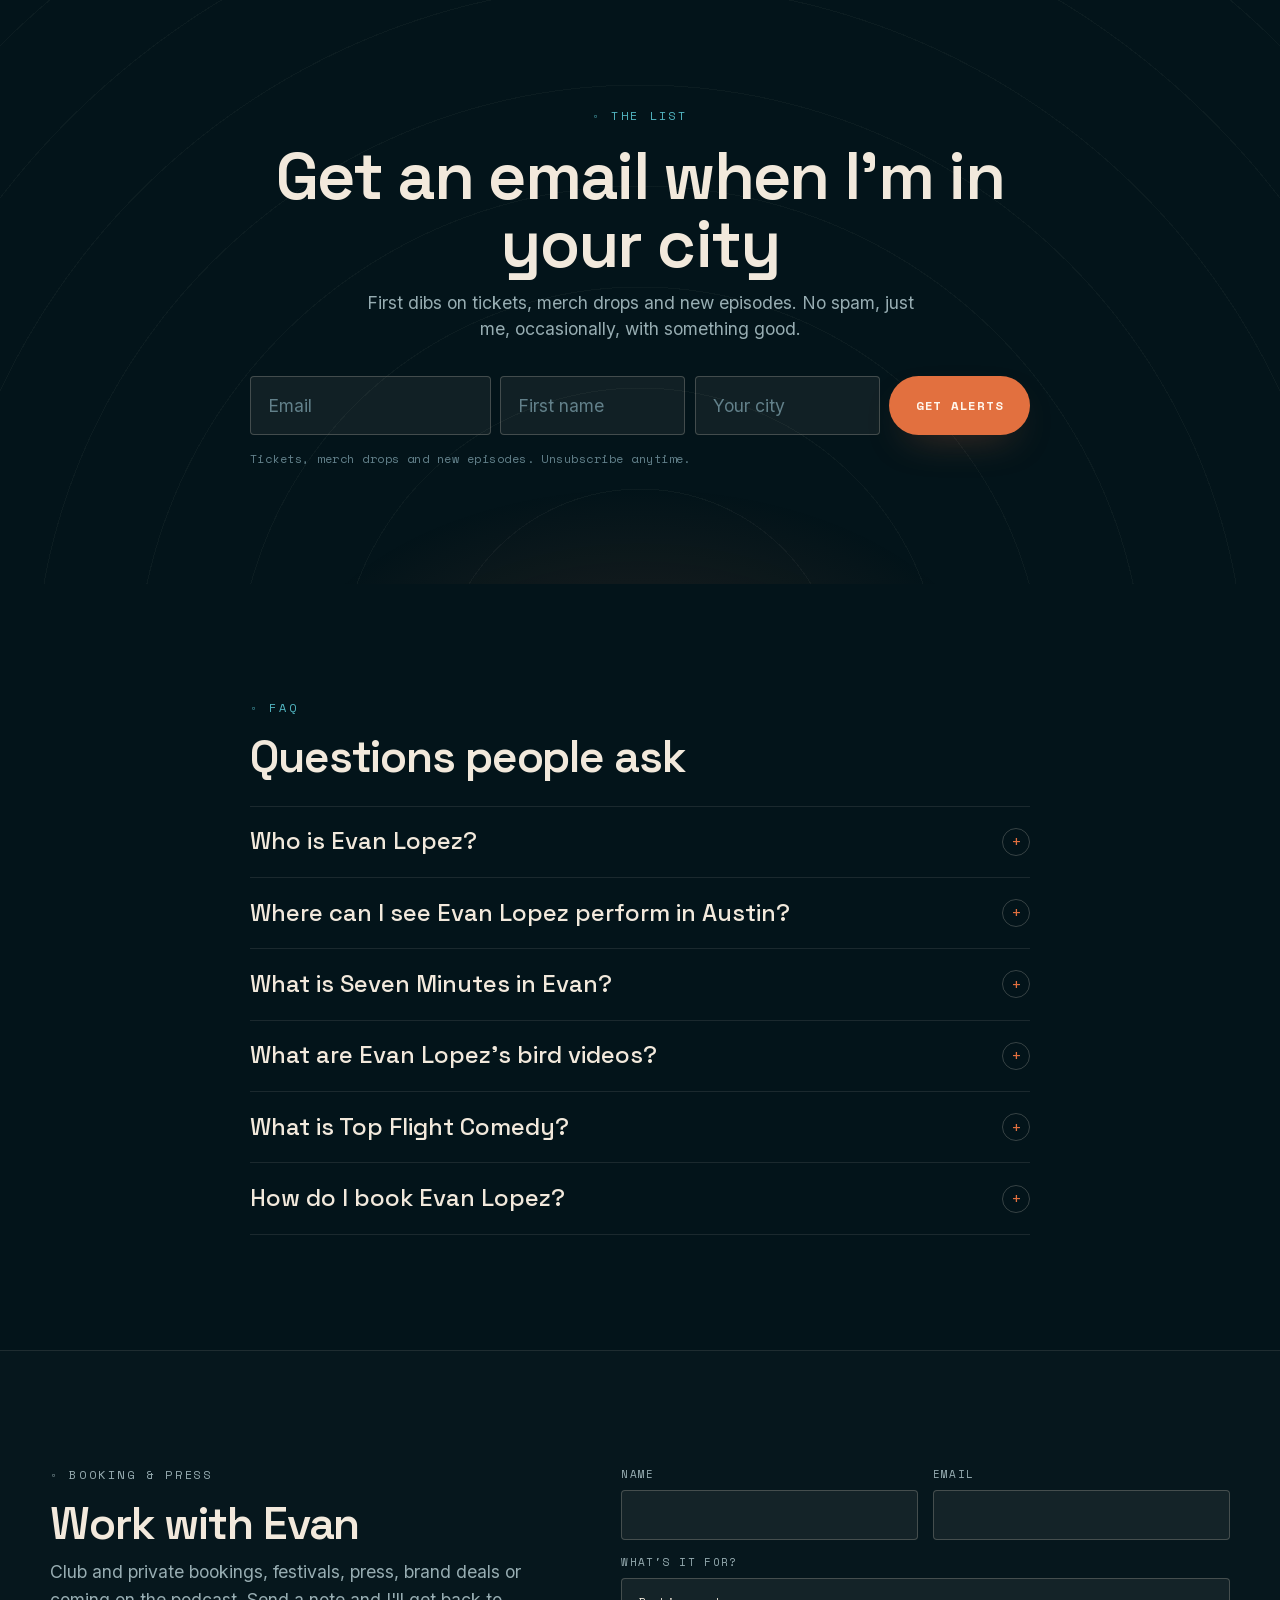
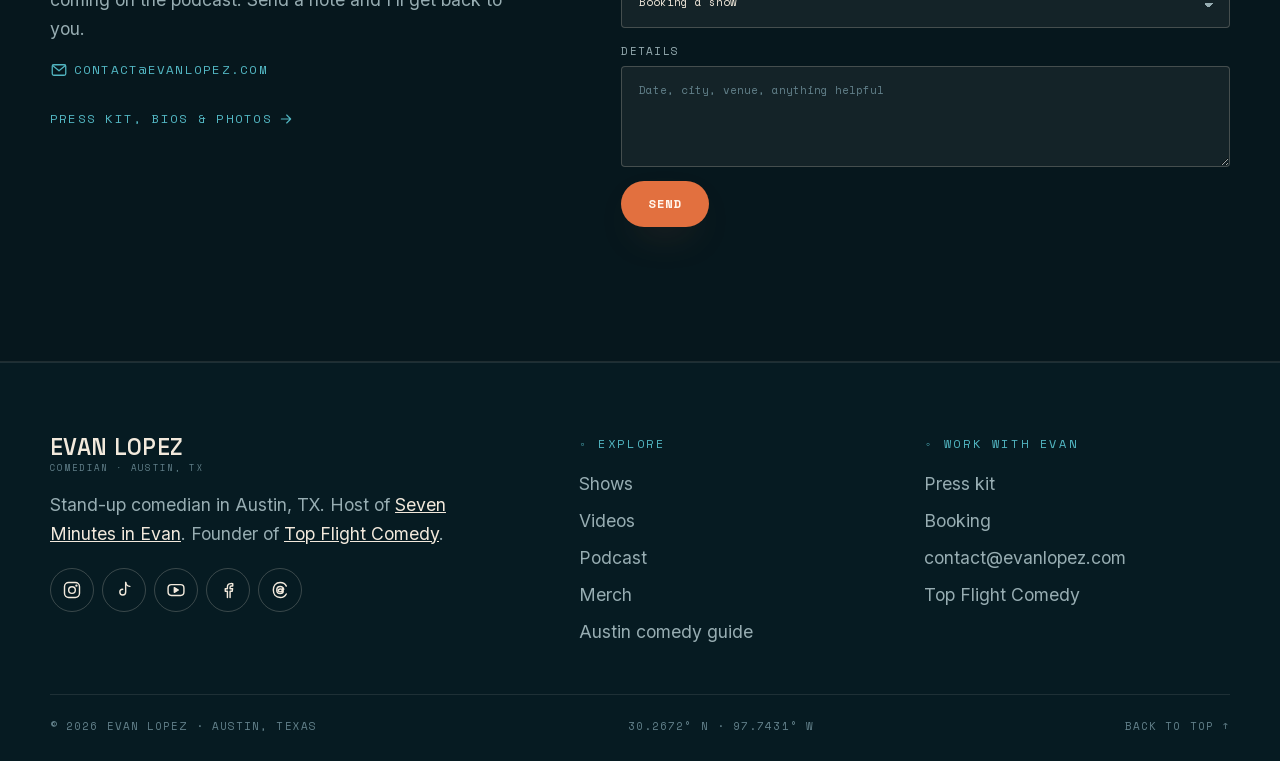
<file: shows/index.html>
<!DOCTYPE html><html lang="en"><head><meta charset="UTF-8"><title>Redirecting…</title>
<meta name="robots" content="noindex"><link rel="canonical" href="https://evanlopez.com/#shows">
<meta http-equiv="refresh" content="0; url=/#shows"></head><body><a href="/#shows">Continue to evanlopez.com</a></body></html>
</file>
<file: css/styles.css>
/* ============================================================
   EVAN LOPEZ — Centered cinematic
   Deep teal-black · stage-light blue · leather-jacket orange (palette pulled from press photo 1)
   Display: Space Grotesk · Labels: Space Mono · Body: Inter
   Every color & font lives in :root — change the vibe here.
   ============================================================ */

@font-face { font-family:'Inter'; font-style:normal; font-weight:400 600; font-display:swap; src:url('../assets/fonts/inter-400-600.woff2') format('woff2'); unicode-range:U+0000-00FF,U+0131,U+0152-0153,U+02BB-02BC,U+02C6,U+02DA,U+02DC,U+0304,U+0308,U+0329,U+2000-206F,U+20AC,U+2122,U+2191,U+2193,U+2212,U+2215,U+FEFF,U+FFFD; }
@font-face { font-family:'Space Grotesk'; font-style:normal; font-weight:500 700; font-display:swap; src:url('../assets/fonts/space-grotesk-500-700.woff2') format('woff2'); unicode-range:U+0000-00FF,U+0131,U+0152-0153,U+02BB-02BC,U+02C6,U+02DA,U+02DC,U+0304,U+0308,U+0329,U+2000-206F,U+20AC,U+2122,U+2191,U+2193,U+2212,U+2215,U+FEFF,U+FFFD; }
@font-face { font-family:'Space Mono'; font-style:normal; font-weight:400; font-display:swap; src:url('../assets/fonts/space-mono-400.woff2') format('woff2'); }
@font-face { font-family:'Space Mono'; font-style:normal; font-weight:700; font-display:swap; src:url('../assets/fonts/space-mono-700.woff2') format('woff2'); }

:root {
  --space: #03141a;        /* deep teal-black base */
  --space-2: #061b22;      /* alt band */
  --surface: #0a232b;      /* cards */
  --surface-2: #0f2c35;

  --cream: #f2e9dc;        /* warm cream text */
  --muted: #97adb2;
  --muted-2: #62808a;

  --accent: #e2703f;       /* leather-jacket orange */
  --accent-bright: #f0864f;
  --teal: #52b6c2;         /* stage-light teal-blue */
  --blue: #2f6fd0;
  --dust: #c8b9a8;
  --signal: #e0703c;       /* mission orange: "live" dots only */

  --line: rgba(242, 233, 220, 0.10);
  --line-2: rgba(242, 233, 220, 0.22);

  --display: 'Space Grotesk', 'Inter', system-ui, sans-serif;
  --mono: 'Space Mono', ui-monospace, Menlo, monospace;
  --body: 'Inter', system-ui, -apple-system, 'Segoe UI', sans-serif;

  --container: 1180px;
  --radius: 4px;
  --radius-lg: 10px;
  --ease: cubic-bezier(0.22, 1, 0.36, 1);
  --shadow: 0 40px 90px -40px rgba(0, 0, 0, 0.8);

  --step--1: clamp(0.78rem, 0.74rem + 0.18vw, 0.88rem);
  --step-0: clamp(1rem, 0.96rem + 0.2vw, 1.1rem);
  --step-1: clamp(1.2rem, 1.06rem + 0.6vw, 1.5rem);
  --step-2: clamp(1.8rem, 1.35rem + 1.8vw, 2.8rem);
  --step-3: clamp(2.3rem, 1.6rem + 3.2vw, 4.2rem);
  --step-4: clamp(3.2rem, 1.8rem + 6.4vw, 7.6rem);
}

*, *::before, *::after { box-sizing: border-box; }
* { margin: 0; }
html { scroll-behavior: smooth; -webkit-text-size-adjust: 100%; scroll-padding-top: 84px; }
@media (prefers-reduced-motion: reduce) { html { scroll-behavior: auto; } *, *::before, *::after { animation-duration: .001ms !important; transition-duration: .001ms !important; } }

body { font-family: var(--body); font-size: var(--step-0); line-height: 1.6; color: var(--cream); background: var(--space); -webkit-font-smoothing: antialiased; overflow-x: hidden; }
/* global starfield */
body { background-image: radial-gradient(ellipse 80% 50% at 50% -10%, rgba(47,111,208,.22), transparent 70%), radial-gradient(ellipse 60% 40% at 100% 100%, rgba(226,112,63,.07), transparent 70%); background-attachment: fixed; }
body::before {
  content: ""; position: fixed; inset: 0; z-index: -2; pointer-events: none; opacity: .6;
  background:
    radial-gradient(1.4px 1.4px at 12% 18%, rgba(255,255,255,.9), transparent),
    radial-gradient(1.3px 1.3px at 82% 12%, rgba(255,255,255,.7), transparent),
    radial-gradient(1.6px 1.6px at 47% 32%, rgba(226,112,63,.9), transparent),
    radial-gradient(1.1px 1.1px at 68% 48%, rgba(255,255,255,.7), transparent),
    radial-gradient(1.5px 1.5px at 25% 62%, rgba(255,255,255,.85), transparent),
    radial-gradient(1.2px 1.2px at 90% 70%, rgba(197,185,165,.9), transparent),
    radial-gradient(1.3px 1.3px at 8% 86%, rgba(255,255,255,.7), transparent),
    radial-gradient(1.5px 1.5px at 58% 82%, rgba(255,255,255,.8), transparent),
    radial-gradient(2px 2px at 74% 88%, rgba(226,112,63,.7), transparent),
    transparent;
}
.starlayer { position: fixed; inset: -10% 0; z-index: -1; pointer-events: none; opacity: .3;
  background-image:
    radial-gradient(1px 1px at 20% 25%, rgba(255,255,255,.6), transparent), radial-gradient(1px 1px at 60% 15%, rgba(255,255,255,.5), transparent),
    radial-gradient(1px 1px at 85% 40%, rgba(255,255,255,.5), transparent), radial-gradient(1px 1px at 35% 55%, rgba(255,255,255,.5), transparent),
    radial-gradient(1px 1px at 75% 65%, rgba(255,255,255,.45), transparent), radial-gradient(1px 1px at 15% 80%, rgba(255,255,255,.5), transparent),
    radial-gradient(1px 1px at 50% 90%, rgba(255,255,255,.45), transparent);
  animation: drift 120s linear infinite; }
@keyframes drift { to { transform: translateY(-40px); } }
/* film grain */
body::after { content: ""; position: fixed; inset: 0; z-index: 299; pointer-events: none; opacity: .05; mix-blend-mode: overlay;
  background-image: url("data:image/svg+xml,%3Csvg xmlns='http://www.w3.org/2000/svg' width='140' height='140'%3E%3Cfilter id='n'%3E%3CfeTurbulence type='fractalNoise' baseFrequency='0.8' numOctaves='2'/%3E%3C/filter%3E%3Crect width='100%25' height='100%25' filter='url(%23n)'/%3E%3C/svg%3E"); }

img, svg { display: block; max-width: 100%; }
img { height: auto; }
a { color: inherit; }
button { font: inherit; color: inherit; cursor: pointer; }
figure { margin: 0; }
::selection { background: var(--accent); color: #1a1408; }
:focus-visible { outline: 2px solid var(--accent); outline-offset: 3px; }
.sr, .hp { position: absolute !important; width: 1px; height: 1px; overflow: hidden; clip: rect(0 0 0 0); white-space: nowrap; }
.skip { position: absolute; left: -999px; top: 8px; background: var(--cream); color: var(--space); padding: 8px 14px; z-index: 300; border-radius: 6px; }
.skip:focus { left: 8px; }

.wrap { width: min(100% - 40px, var(--container)); margin-inline: auto; }
.narrow { width: min(100% - 40px, 780px); }
.center { text-align: center; }
.muted { color: var(--muted); }
.small { font-size: var(--step--1); }
.mt { margin-top: 2.4rem; }

h1, h2, h3 { font-family: var(--display); font-weight: 600; line-height: 1.03; letter-spacing: -0.025em; }
h1 { font-size: var(--step-3); }
h2 { font-size: var(--step-2); margin-bottom: .7rem; }
h3 { font-size: var(--step-1); line-height: 1.12; }
p + p { margin-top: .9em; }
.eyebrow, .kicker { font-family: var(--mono); text-transform: uppercase; letter-spacing: .22em; font-size: .74rem; color: var(--teal); display: flex; align-items: center; gap: .6rem; margin-bottom: 1rem; }
.eyebrow::before, .kicker::before { content: "◦"; }
.center .eyebrow { justify-content: center; }
.lede { font-size: var(--step-1); color: var(--muted); max-width: 40ch; line-height: 1.45; }
.lede.sm { font-size: 1.1rem; max-width: 50ch; }
.lede a { color: var(--accent); }
.text-link { display: inline-flex; align-items: center; gap: .45em; font-family: var(--mono); font-size: .78rem; letter-spacing: .1em; text-transform: uppercase; color: var(--teal); text-decoration: none; border-bottom: 1px solid transparent; }
.text-link:hover { border-bottom-color: var(--accent); }

/* corner brackets (vintage viewfinder) */
.bracket { position: relative; }
.bracket::before, .bracket::after { content: ""; position: absolute; width: 18px; height: 18px; border: 2px solid var(--accent); z-index: 2; pointer-events: none; }
.bracket::before { top: 12px; left: 12px; border-right: 0; border-bottom: 0; }
.bracket::after { bottom: 12px; right: 12px; border-left: 0; border-top: 0; }
.cap { position: absolute; top: 14px; right: 16px; z-index: 2; font-family: var(--mono); font-size: .64rem; letter-spacing: .14em; text-transform: uppercase; color: var(--dust); }

/* ---------- buttons ---------- */
.btn { display: inline-flex; align-items: center; justify-content: center; gap: .6rem; min-height: 46px; padding: .9rem 1.6rem; border: 1px solid transparent; border-radius: 999px; background: transparent;
  font-family: var(--mono); text-transform: uppercase; letter-spacing: .06em; font-size: .78rem; font-weight: 700; text-decoration: none; line-height: 1.1; white-space: nowrap;
  transition: transform .25s var(--ease), background .2s, color .2s, border-color .2s, box-shadow .25s; }
.btn:hover { transform: translateY(-2px); }
.btn-primary { background: var(--accent); color: #fff6ec; box-shadow: 0 16px 40px -18px rgba(226,112,63,.4); }
.btn-primary:hover { background: var(--accent-bright); }
.btn-ghost, .btn-listen { border-color: var(--line-2); color: var(--cream); }
.btn-ghost:hover, .btn-listen:hover { border-color: var(--accent); color: var(--accent); }
.btn-sm { min-height: 40px; padding: .6rem 1.05rem; font-size: .7rem; }
.btn-lg { min-height: 52px; padding: 1rem 1.8rem; }

/* ---------- header ---------- */
.site-header { position: sticky; top: 0; z-index: 100; background: rgba(3,20,26,.8); backdrop-filter: blur(14px); -webkit-backdrop-filter: blur(14px); border-bottom: 1px solid var(--line); }
.header-inner { display: flex; align-items: center; gap: 1.2rem; min-height: 72px; }
.brand { display: inline-flex; align-items: center; gap: .7rem; text-decoration: none; }
.brand .mark { color: var(--accent); flex: none; }
.brand b { display: block; font-family: var(--display); font-weight: 600; font-size: 1.02rem; letter-spacing: .02em; text-transform: uppercase; line-height: 1.1; }
.brand small { display: block; font-family: var(--mono); font-size: .56rem; letter-spacing: .26em; color: var(--muted-2); text-transform: uppercase; }
.brand-lg b { font-size: 1.4rem; } .brand-lg .mark { width: 40px; height: 40px; }
.nav { margin-left: auto; }
.nav ul { display: flex; align-items: center; gap: .1rem; list-style: none; padding: 0; }
.nav a { display: block; padding: .5rem .85rem; font-family: var(--mono); font-size: .72rem; text-transform: uppercase; letter-spacing: .06em; color: var(--muted); text-decoration: none; border-radius: 999px; transition: color .2s, background .2s; }
.nav a:hover { color: var(--cream); background: rgba(242,233,220,.06); }
.nav-social { display: none; }
.lbl-sm { display: none; }
.menu-btn { display: none; width: 46px; height: 46px; border: 1px solid var(--line-2); border-radius: 8px; background: none; position: relative; flex: none; }
.menu-btn span { position: absolute; left: 13px; right: 13px; height: 2px; background: var(--cream); transition: transform .3s var(--ease); }
.menu-btn span:first-child { top: 18px; } .menu-btn span:last-child { top: 25px; }
.menu-btn[aria-expanded="true"] span:first-child { transform: translateY(3.5px) rotate(45deg); }
.menu-btn[aria-expanded="true"] span:last-child { transform: translateY(-3.5px) rotate(-45deg); }

/* ---------- socials ---------- */
.socials { display: flex; gap: .5rem; list-style: none; padding: 0; flex-wrap: wrap; }
.socials a { display: grid; place-items: center; width: 44px; height: 44px; border-radius: 50%; border: 1px solid var(--line-2); color: var(--cream); transition: .2s; }
.socials a:hover { color: #1a1408; background: var(--accent); border-color: var(--accent); }
.hero-socials { margin-top: 1.8rem; }

/* ---------- hero: centered, with two photos blended into the night ---------- */
.hero { position: relative; overflow: hidden; text-align: center; padding: clamp(5rem, 11vw, 9rem) 0 clamp(6rem, 12vw, 10rem); isolation: isolate; }
.hero-backdrop { position: absolute; inset: 0; z-index: -1; pointer-events: none; }
.hero-backdrop img { position: absolute; top: 0; height: 100%; width: min(46%, 720px); object-fit: cover; opacity: .9;
  -webkit-mask-composite: source-in; mask-composite: intersect; animation: drift-in 1.6s var(--ease) both; }
.hero-backdrop .bg-l { left: 0; object-position: 45% 18%; filter: saturate(1.1) brightness(.9);
  -webkit-mask-image: linear-gradient(90deg, #000 35%, transparent 96%), linear-gradient(0deg, transparent 0%, #000 38%);
          mask-image: linear-gradient(90deg, #000 35%, transparent 96%), linear-gradient(0deg, transparent 0%, #000 38%); }
.hero-backdrop .bg-r { right: 0; object-position: 40% 22%; filter: hue-rotate(-18deg) saturate(.95) brightness(.95);
  -webkit-mask-image: linear-gradient(270deg, #000 35%, transparent 96%), linear-gradient(0deg, transparent 0%, #000 38%);
          mask-image: linear-gradient(270deg, #000 35%, transparent 96%), linear-gradient(0deg, transparent 0%, #000 38%); }
/* soft pool of darkness behind the name so text always reads */
.hero::after { content: ""; position: absolute; inset: 0; z-index: -1; pointer-events: none;
  background: radial-gradient(ellipse 34% 55% at 50% 48%, rgba(3,20,26,.82), transparent 75%); }
@media (prefers-reduced-motion: reduce) { .hero-backdrop img { animation: none; } }
@keyframes drift-in { from { opacity: 0; transform: scale(1.06); } to { opacity: .9; transform: none; } }
.hero-inner { display: flex; flex-direction: column; align-items: center; }
.hero .eyebrow { justify-content: center; }
.hero h1 { font-size: clamp(3.2rem, 1.6rem + 6.4vw, 7rem); line-height: .95; letter-spacing: -.035em; text-shadow: 0 6px 40px rgba(0,0,0,.6); }
.hero .lede { margin: 1.3rem auto 2rem; max-width: 34ch; color: #c9d4d6; }
.hero-ctas { display: flex; flex-wrap: wrap; justify-content: center; gap: .8rem; }
.hero-socials { justify-content: center; }
.hero-photo-wrap { position: relative; z-index: 2; margin-top: clamp(-5rem, -7vw, -2.5rem); }
.hero-photo { width: min(100%, 1100px); margin: 0 auto; border: 1px solid var(--line-2); border-radius: var(--radius-lg); overflow: hidden; box-shadow: 0 50px 100px -40px rgba(0,0,0,.9), 0 0 0 1px rgba(82,182,194,.08); }
.hero-photo img { width: 100%; aspect-ratio: 21 / 9; object-fit: cover; }
.hero-sub { padding: clamp(3rem, 7vw, 5rem) 0 2rem; text-align: left; }
.hero-sub h1 { font-size: var(--step-3); margin-bottom: 1rem; }
.hero-sub .wrap { position: relative; z-index: 1; }

/* ---------- marquee ---------- */
.marquee { overflow: hidden; padding: 1.1rem 0; border-bottom: 1px solid var(--line); -webkit-mask-image: linear-gradient(90deg, transparent, #000 8%, #000 92%, transparent); mask-image: linear-gradient(90deg, transparent, #000 8%, #000 92%, transparent); }
.marquee-track { display: flex; width: max-content; animation: slide 44s linear infinite; }
.marquee ul { display: flex; list-style: none; padding: 0; }
.marquee li { font-family: var(--mono); font-size: .76rem; letter-spacing: .18em; text-transform: uppercase; white-space: nowrap; color: var(--dust); }
.marquee li::after { content: "✦"; color: var(--accent); margin: 0 1.8rem; }
.marquee:hover .marquee-track { animation-play-state: paused; }
@keyframes slide { to { transform: translateX(-50%); } }

/* ---------- sections ---------- */
.section { position: relative; padding: clamp(4rem, 9vw, 7.5rem) 0; }
.section.tight { padding: clamp(2.2rem, 4vw, 3.2rem) 0; }
.band { background: rgba(255,255,255,.015); border-block: 1px solid var(--line); }
.sec-head { margin-bottom: clamp(2rem, 4vw, 3rem); max-width: 760px; }
.sec-head.split { display: grid; grid-template-columns: 1fr 1fr; gap: 2rem; align-items: end; max-width: none; }
.sec-head.split p { max-width: 46ch; }

/* quick-link tiles */
.tiles { display: grid; grid-template-columns: repeat(4, 1fr); gap: 1rem; }
.tile { display: grid; gap: .3rem; padding: 1.3rem 1.3rem 1.2rem; border: 1px solid var(--line); border-radius: var(--radius-lg); background: var(--surface); text-decoration: none; transition: transform .3s var(--ease), border-color .3s; }
.tile:hover { transform: translateY(-4px); border-color: var(--accent); }
.no { font-family: var(--mono); color: var(--teal); font-size: .68rem; letter-spacing: .14em; text-transform: uppercase; }
.t-label { font-family: var(--display); font-weight: 600; font-size: 1.45rem; margin-top: .4rem; }
.t-sub { font-size: .84rem; color: var(--muted); white-space: nowrap; overflow: hidden; text-overflow: ellipsis; }

/* shows */
.dates { list-style: none; padding: 0; display: grid; gap: .7rem; margin-bottom: 1.2rem; }
.date-row { display: grid; grid-template-columns: auto 1fr auto; gap: 1.2rem; align-items: center; padding: 1rem 1.2rem; background: var(--surface); border: 1px solid var(--line); border-radius: var(--radius-lg); }
.date-chip { display: grid; place-items: center; width: 64px; height: 64px; border-radius: 8px; border: 1px solid var(--accent); color: var(--accent); line-height: 1.05; }
.date-chip span { font-family: var(--mono); font-size: .66rem; text-transform: uppercase; letter-spacing: .12em; }
.date-chip b { font-family: var(--display); font-size: 1.05rem; text-transform: uppercase; }
.date-info { display: grid; } .date-info span { color: var(--muted); font-size: .92rem; }
.empty-tour { position: relative; overflow: hidden; padding: clamp(1.8rem, 4vw, 2.8rem); border: 1px solid var(--line); border-radius: var(--radius-lg); margin-bottom: 1rem;
  background: linear-gradient(160deg, rgba(226,112,63,.08), transparent 55%), var(--surface); }
.empty-tour::after { content: ""; position: absolute; right: -60px; top: -60px; width: 240px; height: 240px; border-radius: 50%; border: 1px solid rgba(226,112,63,.2); box-shadow: 0 0 0 40px rgba(226,112,63,.03), 0 0 0 80px rgba(226,112,63,.02); pointer-events: none; }
.empty-tour h3 { font-size: var(--step-2); margin-bottom: .6rem; }
.empty-tour p { max-width: 52ch; color: var(--muted); margin-bottom: 1.4rem; }
.weekly { display: grid; grid-template-columns: auto 1fr auto; gap: 1.2rem; align-items: center; padding: 1rem 1.2rem; border: 1px dashed var(--line-2); border-radius: var(--radius-lg); }
.weekly-when { font-family: var(--mono); font-size: .72rem; letter-spacing: .1em; text-transform: uppercase; color: var(--accent); display: flex; align-items: center; gap: .5rem; }
.weekly-body { display: grid; } .weekly-body span { font-size: .92rem; color: var(--muted); }
.dot { width: 8px; height: 8px; border-radius: 50%; background: var(--signal); box-shadow: 0 0 0 4px rgba(224,112,60,.2); animation: pulse 2.4s ease-in-out infinite; }
@keyframes pulse { 50% { box-shadow: 0 0 0 7px rgba(224,112,60,.05); } }

/* photo / video frames */
.frames { display: grid; grid-template-columns: repeat(5, 1fr); gap: 1rem; }
.live { margin-top: clamp(2.4rem, 5vw, 3.4rem); }
.frame { position: relative; display: block; padding: 0; border: 1px solid var(--line-2); border-radius: var(--radius-lg); overflow: hidden; background: var(--space-2); aspect-ratio: 4 / 5; text-decoration: none; width: 100%; }
.frame img { width: 100%; height: 100%; object-fit: cover; transition: transform .5s var(--ease); }
.frame:hover img { transform: scale(1.05); }
.frame::before { content: ""; position: absolute; top: 10px; left: 10px; width: 13px; height: 13px; border-top: 2px solid var(--accent); border-left: 2px solid var(--accent); z-index: 2; }
.tag { position: absolute; left: 0; right: 0; bottom: 0; z-index: 1; padding: 2rem .85rem .8rem; text-align: left; font-family: var(--mono); font-size: .62rem; letter-spacing: .12em; text-transform: uppercase; line-height: 1.5; color: var(--cream); background: linear-gradient(transparent, rgba(3,20,26,.92)); }
.tag b { color: var(--accent); }
.clip { aspect-ratio: 9 / 16; }
.clip .play, .yt-facade .play { position: absolute; left: 50%; top: 45%; translate: -50% -50%; z-index: 2; width: 58px; height: 58px; border-radius: 50%; display: grid; place-items: center; border: 1px solid var(--line-2); background: rgba(3,20,26,.55); backdrop-filter: blur(4px); color: var(--cream); transition: .25s; }
.clip:hover .play, .yt-facade:hover .play { background: var(--accent); color: #1a1408; border-color: var(--accent); }
.swipe-hint { display: none; }
.follow-row { display: flex; flex-wrap: wrap; gap: .8rem; margin-top: 2rem; }

.yt-facade { position: relative; display: block; padding: 0; border: 1px solid var(--line-2); border-radius: var(--radius-lg); overflow: hidden; background: #000; width: 100%; }
.yt-facade img { width: 100%; height: 100%; object-fit: cover; opacity: .9; }
.yt-facade.wide { aspect-ratio: 16 / 9; margin-top: 1rem; }
.yt-facade.wide .play { top: 50%; }
.yt-facade iframe { position: absolute; inset: 0; width: 100%; height: 100%; border: 0; }

/* podcast */
.pod-grid { display: grid; grid-template-columns: 380px 1fr; gap: clamp(2rem, 5vw, 4.5rem); align-items: start; }
.pod-cover { border: 1px solid var(--line-2); border-radius: var(--radius-lg); overflow: hidden; box-shadow: var(--shadow); }
.pod-cover img { width: 100%; }
.listen { display: flex; flex-wrap: wrap; gap: .6rem; margin: 1.4rem 0 2rem; }
.latest { padding: 1.4rem; border: 1px solid var(--line); border-radius: var(--radius-lg); background: var(--surface); margin-bottom: 1.4rem; }
.latest .eyebrow { margin-bottom: .6rem; }
.eps { list-style: none; padding: 0; margin-bottom: 1.4rem; }
.eps li { display: flex; justify-content: space-between; gap: 1rem; padding: .85rem 0; border-bottom: 1px solid var(--line); align-items: baseline; }
.ep-title { text-decoration: none; font-weight: 600; } .ep-title:hover { color: var(--accent); }
.eps .small { white-space: nowrap; font-family: var(--mono); font-size: .72rem; } .eps .small a { color: var(--accent); }
.spot-facade { display: flex; align-items: center; gap: .6rem; width: 100%; min-height: 56px; margin-top: 1rem; padding: .9rem 1.2rem; border-radius: var(--radius-lg); border: 1px solid var(--line-2); background: var(--surface-2); font-family: var(--mono); font-size: .76rem; letter-spacing: .08em; text-transform: uppercase; }
.spot-facade:hover { border-color: var(--accent); color: var(--accent); }
.spot-embed { width: 100%; height: 232px; border: 0; border-radius: 12px; margin-top: 1rem; }

/* merch */
.merch-drop { display: grid; grid-template-columns: auto 1fr; gap: clamp(1.8rem, 5vw, 4rem); align-items: center; padding: clamp(1.8rem, 4vw, 3rem); border: 1px solid var(--line); border-radius: var(--radius-lg); background: linear-gradient(160deg, rgba(226,112,63,.07), transparent 55%), var(--surface); }
.merch-drop h3 { font-size: var(--step-2); margin-bottom: .8rem; }
.merch-drop p:not(.eyebrow) { color: var(--muted); max-width: 50ch; margin-bottom: 1.5rem; }
.patch { width: 230px; height: 230px; filter: drop-shadow(0 20px 40px rgba(0,0,0,.5)); animation: spin 90s linear infinite; }
@keyframes spin { to { rotate: 360deg; } }
.products { display: grid; grid-template-columns: repeat(3, 1fr); gap: 1.2rem; }
.product { display: grid; gap: .2rem; text-decoration: none; }
.product img { border-radius: var(--radius-lg); border: 1px solid var(--line); margin-bottom: .6rem; }
.p-name { font-weight: 600; } .p-price { color: var(--accent); font-family: var(--mono); }

/* about */
.about-grid { display: grid; grid-template-columns: .85fr 1.15fr; gap: clamp(2rem, 5vw, 4.5rem); align-items: start; }
.about-visual { position: sticky; top: 100px; border: 1px solid var(--line-2); border-radius: var(--radius-lg); overflow: hidden; }
.about-photo { width: 100%; aspect-ratio: 4 / 5; object-fit: cover; }
.bio p { color: var(--muted); max-width: 60ch; }
.bio p:first-child { color: var(--cream); font-size: 1.12rem; }
.club-list { display: flex; flex-wrap: wrap; gap: .5rem; list-style: none; padding: 0; }
.club-list li { font-family: var(--mono); font-size: .7rem; letter-spacing: .08em; text-transform: uppercase; padding: .5em 1em; border-radius: 999px; border: 1px solid var(--line-2); color: var(--dust); }
.tf-card { display: grid; gap: .35rem; margin-top: 2.4rem; padding: 1.4rem 1.5rem; text-decoration: none; border-radius: var(--radius-lg); border: 1px solid rgba(242,184,39,.3); background: linear-gradient(135deg, rgba(0,63,113,.4), rgba(242,184,39,.05)); transition: border-color .2s, transform .25s var(--ease); }
.tf-card:hover { border-color: #f2b827; transform: translateY(-3px); }
.tf-kicker { font-family: var(--mono); font-size: .68rem; letter-spacing: .16em; text-transform: uppercase; color: #f2b827; }
.tf-card strong { font-family: var(--display); font-weight: 600; font-size: 1.4rem; }
.tf-card > span:nth-of-type(2) { color: var(--muted); font-size: .95rem; }
.tf-card .text-link { color: #f2b827; margin-top: .4rem; }

/* alerts */
.alerts { overflow: hidden; }
.alerts::before { content: ""; position: absolute; inset: 0; z-index: 0; pointer-events: none;
  background: repeating-radial-gradient(circle at 50% 118%, transparent 0 100px, rgba(242,233,220,.04) 100px 101px), radial-gradient(600px 360px at 50% 120%, rgba(226,112,63,.14), transparent 60%); }
.alerts .wrap { position: relative; z-index: 1; }
.alerts h2 { font-size: var(--step-3); max-width: 18ch; margin-inline: auto; }
.alerts .lede { margin: 0 auto 2.2rem; }
.signup { display: grid; grid-template-columns: 1.3fr 1fr 1fr auto; gap: .6rem; text-align: left; }
.signup .form-note { grid-column: 1 / -1; }
.join .lede { margin: 1rem auto 2rem; }
.join-links { display: flex; flex-wrap: wrap; justify-content: center; gap: .7rem; }
input, select, textarea { width: 100%; font: inherit; color: var(--cream); background: rgba(242,233,220,.06); border: 1px solid var(--line-2); border-radius: var(--radius); padding: .9rem 1.05rem; min-height: 50px; transition: border-color .2s, background .2s; }
input::placeholder, textarea::placeholder { color: var(--muted-2); }
input:focus, select:focus, textarea:focus { outline: none; border-color: var(--accent); background: rgba(242,233,220,.09); }
select { appearance: none; background-image: linear-gradient(45deg, transparent 50%, var(--muted) 50%), linear-gradient(135deg, var(--muted) 50%, transparent 50%); background-position: calc(100% - 20px) 55%, calc(100% - 15px) 55%; background-size: 5px 5px; background-repeat: no-repeat; }
select option { background: var(--space); }
textarea { resize: vertical; }
.form-note { font-family: var(--mono); font-size: .74rem; letter-spacing: .04em; color: var(--muted-2); margin-top: .3rem; }
.form-note.ok { color: var(--accent); } .form-note.err { color: #e69b7d; }
.form-note a { color: var(--accent); }

/* faq */
.faqs { margin-top: 1.6rem; border-top: 1px solid var(--line); }
.faq { border-bottom: 1px solid var(--line); }
.faq summary { cursor: pointer; list-style: none; padding: 1.3rem 3rem 1.3rem 0; position: relative; font-family: var(--display); font-weight: 500; font-size: var(--step-1); line-height: 1.2; }
.faq summary::-webkit-details-marker { display: none; }
.faq summary::after { content: "+"; position: absolute; right: 0; top: 50%; translate: 0 -50%; width: 28px; height: 28px; border: 1px solid var(--line-2); border-radius: 50%; display: grid; place-items: center; font-family: var(--mono); font-size: 1rem; color: var(--accent); transition: rotate .3s, background .3s, color .3s; }
.faq[open] summary::after { rotate: 45deg; background: var(--accent); color: #1a1408; border-color: var(--accent); }
.faq p { padding: 0 0 1.3rem; color: var(--muted); max-width: 70ch; }

/* booking */
.book-grid { display: grid; grid-template-columns: 1fr 1.2fr; gap: clamp(2rem, 5vw, 4rem); }
.book-grid > div p { color: var(--muted); max-width: 44ch; margin-bottom: 1rem; }
.contact { display: grid; gap: .9rem; }
.contact label { display: grid; gap: .4rem; font-family: var(--mono); font-size: .68rem; letter-spacing: .12em; text-transform: uppercase; color: var(--muted); }
.row2 { display: grid; grid-template-columns: 1fr 1fr; gap: .9rem; }
.contact .btn { justify-self: start; }

/* subpages */
.ep-list { list-style: none; padding: 0; display: grid; gap: .9rem; }
.ep-card { padding: 1.3rem 1.4rem; border: 1px solid var(--line); border-radius: var(--radius-lg); background: var(--surface); }
.ep-card h3 { font-size: 1.2rem; margin: .4rem 0 .5rem; }
.ep-card p { color: var(--muted); font-size: .95rem; }
.ep-meta { font-family: var(--mono); font-size: .7rem; color: var(--accent); letter-spacing: .1em; text-transform: uppercase; }
.ep-links { display: flex; gap: 1.2rem; margin-top: .8rem; }
.ep-links a { display: inline-flex; align-items: center; gap: .35rem; font-family: var(--mono); font-size: .72rem; letter-spacing: .08em; text-transform: uppercase; text-decoration: none; }
.ep-links a:hover { color: var(--accent); }
.clubs { list-style: none; padding: 0; margin: 1.4rem 0; border-top: 1px solid var(--line-2); }
.club { position: relative; padding: 1.4rem 0; border-bottom: 1px solid var(--line); }
.club::before { content: ""; position: absolute; top: -1px; left: 0; width: 48px; height: 2px; background: var(--accent); }
.club p { color: var(--muted); margin-top: .4rem; }
.tips { padding-left: 1.2rem; display: grid; gap: .7rem; margin-top: 1rem; color: var(--muted); }
.tips strong { color: var(--cream); }
.tips a { color: var(--accent); }
.cta-box { margin-top: 3rem; padding: 2rem; border: 1px solid var(--line-2); border-radius: var(--radius-lg); background: linear-gradient(160deg, rgba(226,112,63,.07), transparent 55%), var(--surface); }
.cta-box p { color: var(--muted); margin-bottom: 1.2rem; }
.cta-box .btn { margin: 0 .4rem .4rem 0; }
.copy-box { position: relative; padding: 1.3rem 6rem 1.3rem 1.4rem; border: 1px solid var(--line); border-radius: var(--radius-lg); background: var(--surface); margin-top: .8rem; color: var(--muted); }
.copy-box .btn { position: absolute; top: 1rem; right: 1rem; }
.press-grid { display: grid; grid-template-columns: repeat(2, 1fr); gap: 1rem; margin-top: 1rem; }
.press-photo { position: relative; display: block; border: 1px solid var(--line-2); border-radius: var(--radius-lg); overflow: hidden; text-decoration: none; }
.press-photo img { aspect-ratio: 4 / 5; object-fit: cover; width: 100%; transition: transform .5s var(--ease); }
.press-photo:hover img { transform: scale(1.04); }
.press-photo span { position: absolute; bottom: .7rem; right: .7rem; font-family: var(--mono); font-size: .64rem; letter-spacing: .1em; text-transform: uppercase; background: rgba(3,20,26,.85); padding: .45em .8em; border-radius: 999px; }
.socials-lg { margin-top: 1rem; }
.center-row { justify-content: center; }

/* footer */
.site-footer { border-top: 1px solid var(--line); background: var(--space-2); padding: clamp(3rem, 6vw, 4.5rem) 0 1.6rem; }
.footer-grid { display: grid; grid-template-columns: 1.6fr 1fr 1fr; gap: 2.5rem; }
.footer-grid p.muted { max-width: 42ch; margin: 1rem 0 1.3rem; }
.footer-grid p.muted a { color: var(--cream); }
.flist { list-style: none; padding: 0; display: grid; gap: .55rem; }
.flist a { text-decoration: none; color: var(--muted); } .flist a:hover { color: var(--accent); }
.footer-base { display: flex; justify-content: space-between; flex-wrap: wrap; gap: 1rem; margin-top: 3rem; padding-top: 1.4rem; border-top: 1px solid var(--line); font-family: var(--mono); font-size: .68rem; letter-spacing: .1em; text-transform: uppercase; color: var(--muted-2); }
.footer-base a { text-decoration: none; } .footer-base a:hover { color: var(--accent); }

/* reveal */
.reveal { opacity: 0; translate: 0 18px; transition: opacity .7s var(--ease), translate .7s var(--ease); }
.reveal.in { opacity: 1; translate: 0 0; }

/* ================= RESPONSIVE ================= */
@media (max-width: 1000px) {
  .tiles { grid-template-columns: repeat(2, 1fr); }
  .frames { grid-template-columns: repeat(3, 1fr); }
  .frames > :nth-child(n+4) { display: none; }
  .pod-grid { grid-template-columns: 280px 1fr; }
  .signup { grid-template-columns: 1fr 1fr; }
  .signup .btn { grid-column: 1 / -1; }
  .nav { position: fixed; inset: 72px 0 auto 0; background: var(--space-2); border-bottom: 1px solid var(--line); padding: 1rem 20px 1.4rem; opacity: 0; translate: 0 -10px; pointer-events: none; transition: .25s var(--ease); }
  .nav.open { opacity: 1; translate: 0 0; pointer-events: auto; }
  .nav ul { flex-direction: column; align-items: stretch; gap: .1rem; }
  .nav a { padding: .9rem 1rem; font-size: .85rem; border-radius: 8px; }
  .nav-social { display: block; margin-top: .8rem; }
  .nav .socials { flex-direction: row; }
  .nav .socials a { display: grid; padding: 0; }
  .header-cta { margin-left: auto; }
  .menu-btn { display: block; }
}

@media (max-width: 700px) {
  .starlayer, body::after { display: none; }
  .patch { animation: none; }
  .lbl-lg { display: none; } .lbl-sm { display: inline; }
  .brand small { display: none; }

  .hero { padding: 3rem 0 5rem; }
  .hero-backdrop img { width: 58%; animation: none; opacity: .38; }
  .hero-backdrop .bg-l { left: -14%; object-position: 35% 15%; }
  .hero-backdrop .bg-r { right: -14%; object-position: 30% 20%; }
  .hero::after { background: radial-gradient(ellipse 70% 50% at 50% 50%, rgba(3,20,26,.8), transparent 80%); }
  .hero .eyebrow { font-size: .64rem; letter-spacing: .14em; }
  .hero h1 { font-size: clamp(3rem, 15vw, 4.2rem); }
  .hero-ctas { width: 100%; } .hero-ctas .btn { width: 100%; }
  .hero-photo img { aspect-ratio: 4 / 3; }

  .sec-head.split { grid-template-columns: 1fr; gap: .4rem; }
  .pod-grid, .about-grid, .book-grid { grid-template-columns: 1fr; }
  .pod-cover { max-width: 260px; }
  .about-visual { position: relative; top: 0; max-width: 420px; }
  .merch-drop { grid-template-columns: 1fr; justify-items: start; }
  .patch { width: 170px; height: 170px; }

  .date-row, .weekly { grid-template-columns: auto 1fr; }
  .date-row .btn, .weekly .btn { grid-column: 1 / -1; width: 100%; }
  .weekly-when { grid-column: 1 / -1; }

  /* swipe rows */
  .swipe { display: flex; overflow-x: auto; scroll-snap-type: x mandatory; scroll-padding-inline: 20px; gap: .8rem; margin-inline: -20px; padding: 0 20px 6px; scrollbar-width: none; }
  .swipe::-webkit-scrollbar { display: none; }
  .frames > * { flex: 0 0 58%; scroll-snap-align: start; display: block !important; }
  .products > * { flex: 0 0 86%; scroll-snap-align: start; }
  .swipe-hint { display: block; font-family: var(--mono); font-size: .7rem; color: var(--muted-2); text-align: right; margin-top: .5rem; letter-spacing: .12em; text-transform: uppercase; }
  .follow-row .btn { flex: 1 1 100%; }
  .footer-grid { grid-template-columns: 1fr 1fr; }
  .footer-grid > div:first-child { grid-column: 1 / -1; }
  .hero-sub h1 { font-size: clamp(2.2rem, 11vw, 3.2rem); }
}

@media (max-width: 560px) {
  .tiles { gap: .6rem; }
  .tile { padding: 1rem; }
  .t-label { font-size: 1.15rem; }
  .t-sub { white-space: normal; display: -webkit-box; -webkit-line-clamp: 2; -webkit-box-orient: vertical; font-size: .78rem; }
  .signup, .row2 { grid-template-columns: 1fr; }
  .join-links .btn { flex: 1 1 100%; }
  .contact .btn { justify-self: stretch; }
  .eps li { flex-direction: column; gap: .15rem; }
  .copy-box { padding: 1.3rem 1.4rem 4rem; }
  .copy-box .btn { top: auto; bottom: 1rem; }
  .footer-base { flex-direction: column; }
  .press-grid { grid-template-columns: 1fr 1fr; gap: .6rem; }
}

/* watch pages (/watch/<slug>/) */
.crumbs { font-family: var(--mono); font-size: .7rem; letter-spacing: .1em; text-transform: uppercase; color: var(--muted-2); margin-bottom: 1.4rem; }
.crumbs a { color: var(--muted); text-decoration: none; } .crumbs a:hover { color: var(--accent); }
.watch-head { padding-bottom: .4rem; }
.watch-head h1 { font-size: var(--step-2); line-height: 1.12; }
.watch-head .yt-facade.wide { margin-top: 1.6rem; box-shadow: var(--shadow); }
.watch-links { margin-top: 1rem; flex-wrap: wrap; }
.watch-summary p { color: var(--cream); margin-bottom: 1rem; max-width: 68ch; }
.watch-summary p:first-child { font-size: var(--step-1); line-height: 1.45; }
.topics { list-style: none; padding: 0; display: flex; flex-wrap: wrap; gap: .45rem; margin-top: .2rem; }
.topics li { font-family: var(--mono); font-size: .7rem; letter-spacing: .06em; padding: .3rem .65rem; border: 1px solid var(--line-2); border-radius: 999px; color: var(--muted); }
.vids { margin-top: 2rem; }
.vids-head { margin-bottom: .2rem; }
.watch-listen { margin-top: 1.6rem; }
.chapters { list-style: none; padding: 0; margin-top: 1rem; border-top: 1px solid var(--line); }
.chapters li { border-bottom: 1px solid var(--line); }
.chapters a, .chapters li > span:first-child { text-decoration: none; }
.chapters a, .chapters li { display: flex; gap: 1rem; padding: .6rem 0; align-items: baseline; }
.chapters li:has(a) { padding: 0; }
.chapters span { font-family: var(--mono); font-size: .74rem; color: var(--accent); min-width: 3.6em; }
.chapters a:hover { color: var(--accent); }
.prevnext { display: grid; grid-template-columns: 1fr 1fr; gap: .8rem; margin-top: 2.4rem; }
.pn { display: block; padding: 1rem 1.2rem; border: 1px solid var(--line); border-radius: var(--radius-lg); background: var(--surface); text-decoration: none; }
.pn:hover { border-color: var(--accent); }
.pn .kicker { margin-bottom: .35rem; font-size: .64rem; }
.pn b { font-family: var(--display); font-weight: 600; line-height: 1.25; display: block; }
.pn-next { grid-column: 2; text-align: right; } .pn-next .kicker { justify-content: flex-end; }
@media (max-width: 560px) { .prevnext { grid-template-columns: 1fr; } .pn-next { grid-column: auto; } }
.ep-card h3 a { text-decoration: none; } .ep-card h3 a:hover { color: var(--accent); }
.dek { color: var(--muted); font-size: var(--step-1); line-height: 1.4; max-width: 60ch; margin-top: -.2rem; }
.guests { margin: 2rem 0 0; padding: 1.1rem 1.3rem; border: 1px solid var(--line); border-radius: var(--radius-lg); background: var(--surface); }
.guests .kicker { margin-bottom: .5rem; }
.guests ul { list-style: none; padding: 0; display: grid; gap: .35rem; color: var(--muted); }
.guests b { color: var(--cream); font-weight: 600; } .guests a { color: var(--cream); }
.article p { margin-bottom: 1rem; max-width: 68ch; }
.article h2, .watch-head ~ .section h2.mt { font-size: var(--step-1); line-height: 1.2; }
blockquote.pull { margin: 1.6rem 0; padding: .2rem 0 .2rem 1.2rem; border-left: 2px solid var(--accent); }
blockquote.pull p { font-family: var(--display); font-size: var(--step-1); line-height: 1.35; color: var(--cream); }
blockquote.pull cite { display: block; margin-top: .5rem; font-style: normal; font-family: var(--mono); font-size: .72rem; letter-spacing: .08em; text-transform: uppercase; color: var(--muted); }
.ts { font-family: var(--mono); font-size: .74rem; color: var(--accent); text-decoration: none; }
a.ts:hover { text-decoration: underline; }
.transcript { border: 1px solid var(--line); border-radius: var(--radius-lg); background: var(--surface); }
.transcript summary { cursor: pointer; padding: 1rem 1.3rem; font-family: var(--mono); font-size: .76rem; letter-spacing: .1em; text-transform: uppercase; color: var(--teal); }
.transcript-body { padding: 0 1.3rem 1.2rem; max-height: 70vh; overflow-y: auto; color: var(--muted); font-size: .95rem; }
.transcript-body p { margin-bottom: .7rem; } .transcript-body b { color: var(--cream); font-weight: 600; }
</file>
